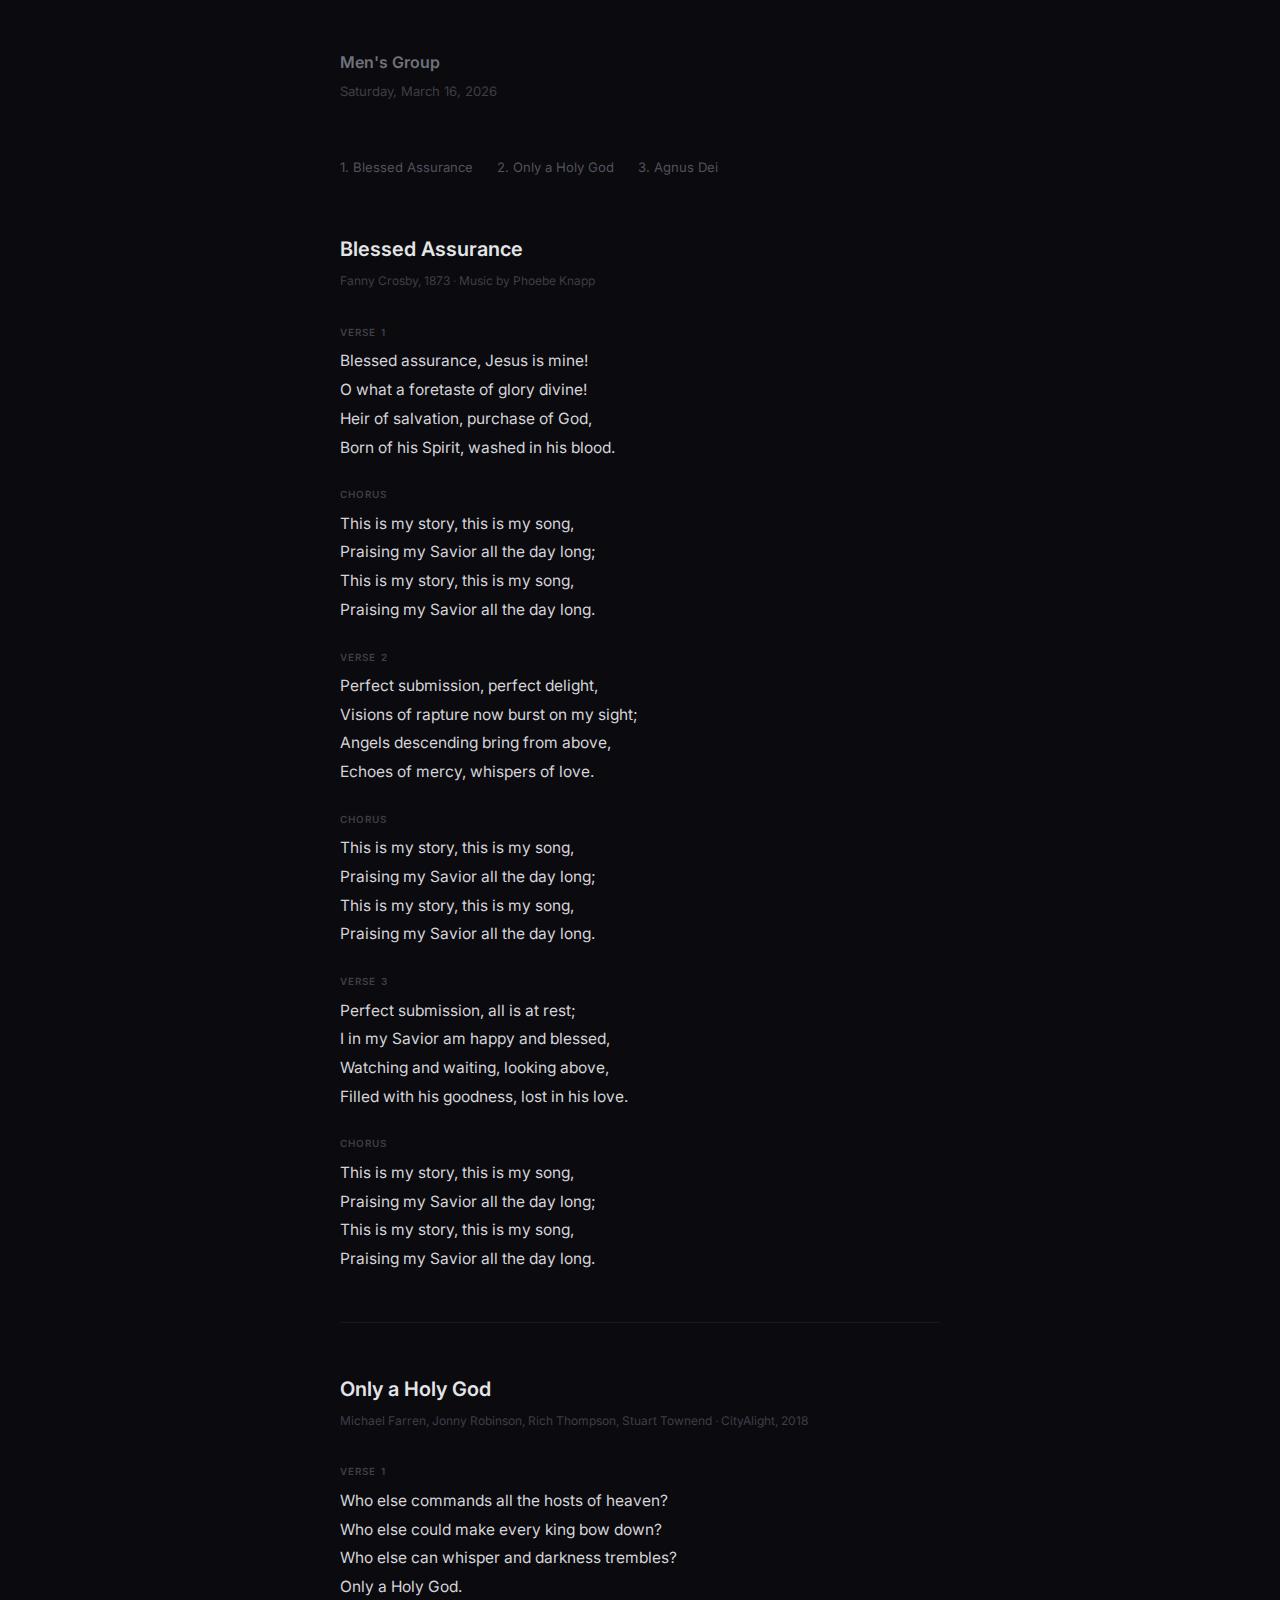
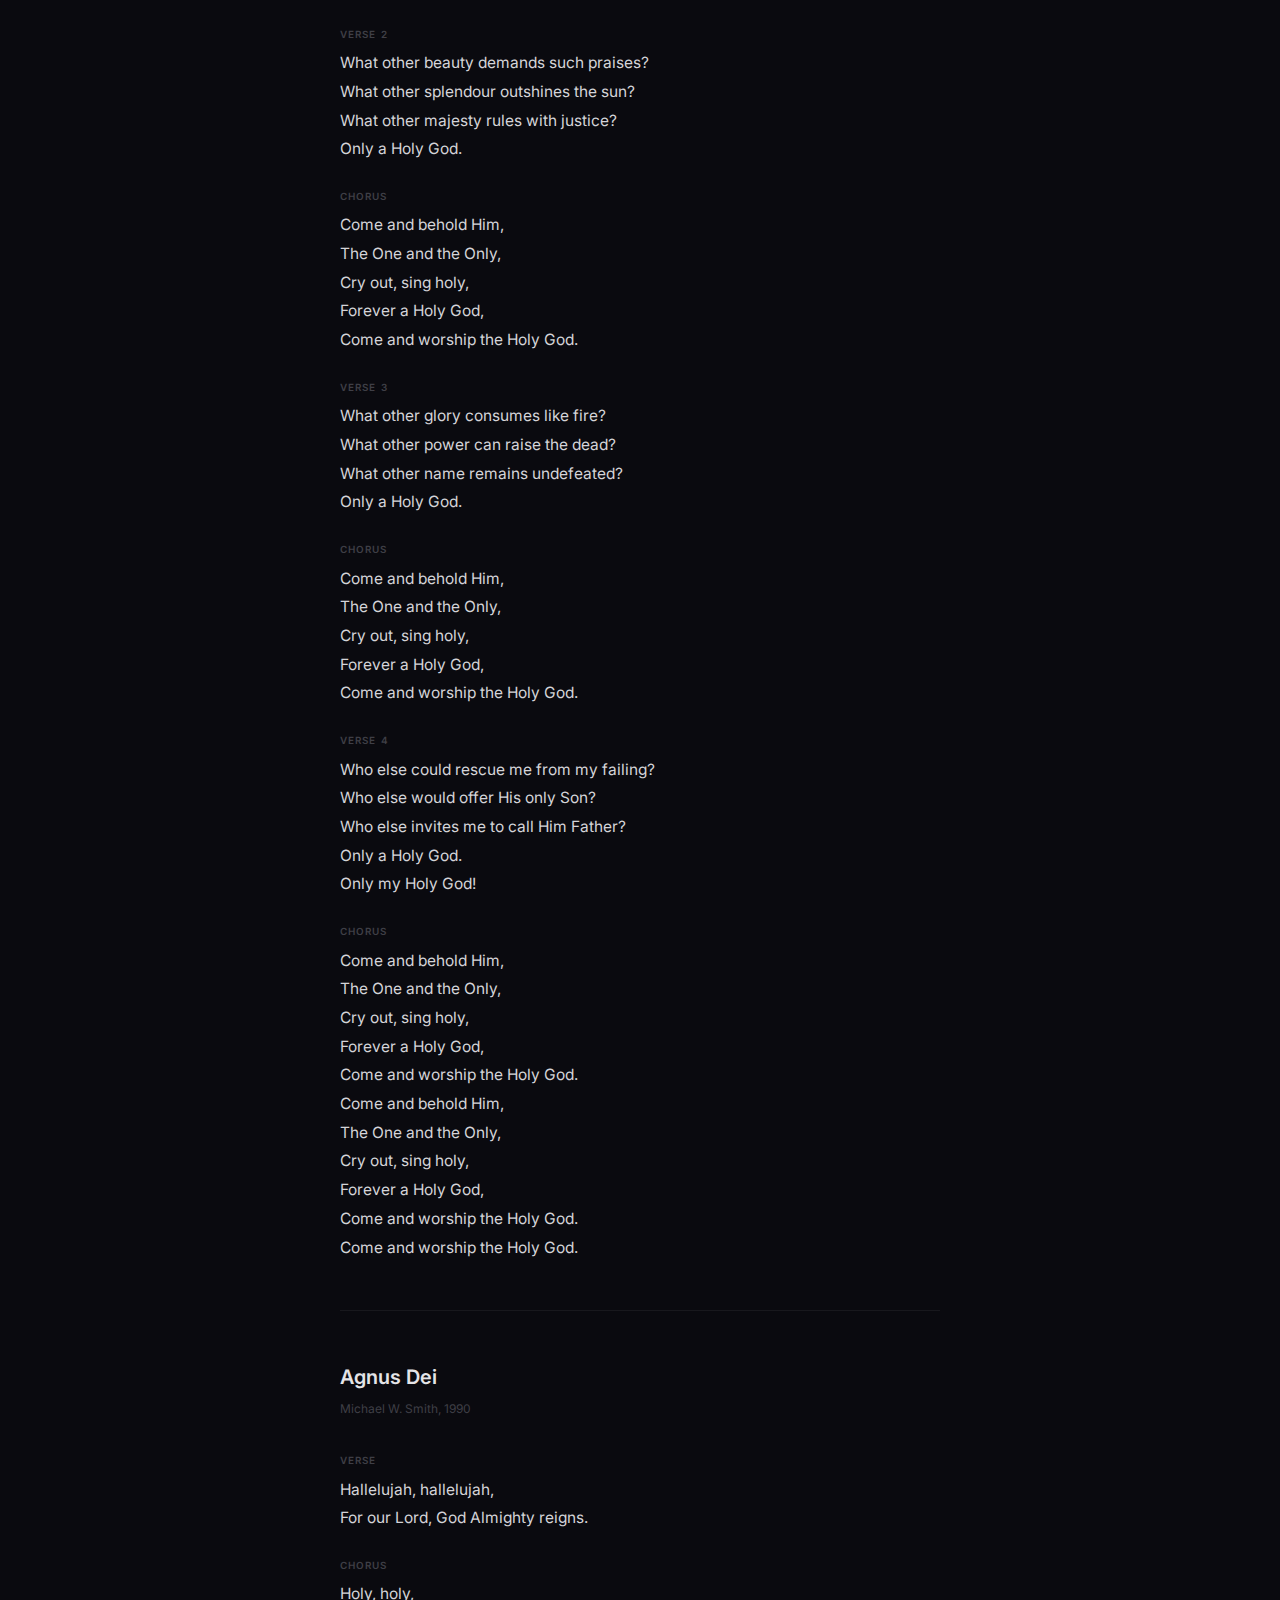
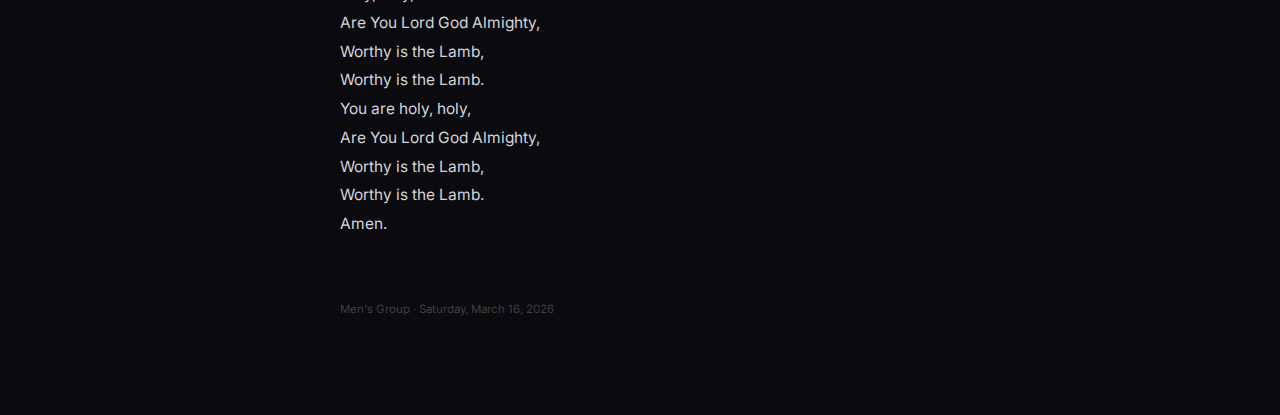
<file: 031626/index.html>
<!DOCTYPE html>
<html lang="en">
<head>
    <meta charset="UTF-8">
    <meta name="viewport" content="width=device-width, initial-scale=1.0">
    <title>Men's Group - March 16, 2026</title>
    <link href="https://fonts.googleapis.com/css2?family=Inter:wght@400;600&display=swap" rel="stylesheet">
    <style>
        * { margin: 0; padding: 0; box-sizing: border-box; }

        body {
            font-family: 'Inter', sans-serif;
            background: #0a0a0f;
            color: #d4d4d8;
            line-height: 1.8;
            padding: 48px 24px 96px;
        }

        .page {
            max-width: 600px;
            margin: 0 auto;
        }

        /* ── Page Header ── */
        .page-header {
            margin-bottom: 52px;
        }

        .page-title {
            font-size: 1rem;
            font-weight: 600;
            color: #71717a;
            margin-bottom: 0.2rem;
        }

        .page-date {
            font-size: 0.82rem;
            color: #3f3f46;
        }

        /* ── Song Jump Nav ── */
        .song-nav {
            display: flex;
            gap: 1.5rem;
            flex-wrap: wrap;
            margin-bottom: 52px;
        }

        .song-nav a {
            font-size: 0.82rem;
            color: #52525b;
            text-decoration: none;
        }

        .song-nav a:hover { color: #a1a1aa; }

        /* ── Divider ── */
        .divider {
            height: 1px;
            background: rgba(255,255,255,0.06);
            margin: 48px 0;
        }

        /* ── Song Block ── */
        .song-block {
            scroll-margin-top: 40px;
        }

        .song-title {
            font-size: 1.25rem;
            font-weight: 600;
            color: #e4e4e7;
            margin-bottom: 0.2rem;
        }

        .song-attribution {
            font-size: 0.75rem;
            color: #3f3f46;
            margin-bottom: 2rem;
        }

        /* ── Stanza ── */
        .stanza {
            margin-bottom: 1.5rem;
        }

        .stanza-label {
            font-size: 0.62rem;
            font-weight: 600;
            letter-spacing: 0.11em;
            text-transform: uppercase;
            color: #3f3f46;
            margin-bottom: 0.35rem;
        }

        .stanza-lines {
            font-size: 0.97rem;
            line-height: 1.85;
            color: #d4d4d8;
        }

        /* ── Footer ── */
        .page-footer {
            margin-top: 60px;
            font-size: 0.72rem;
            color: #3f3f46;
        }
    </style>
</head>
<body>
<div class="page">

    <!-- Page Header -->
    <div class="page-header">
        <div class="page-title">Men's Group</div>
        <div class="page-date">Saturday, March 16, 2026</div>
    </div>

    <!-- Song Navigation -->
    <nav class="song-nav">
        <a href="#song-1">1. Blessed Assurance</a>
        <a href="#song-2">2. Only a Holy God</a>
        <a href="#song-3">3. Agnus Dei</a>
    </nav>

    <!-- ══════════════════════════════════════════════ -->
    <!-- Song 1: Blessed Assurance                      -->
    <!-- ══════════════════════════════════════════════ -->
    <div class="song-block" id="song-1">
        <h2 class="song-title">Blessed Assurance</h2>
        <p class="song-attribution">Fanny Crosby, 1873 &middot; Music by Phoebe Knapp</p>

        <div class="stanza">
            <div class="stanza-label">Verse 1</div>
            <div class="stanza-lines">
                Blessed assurance, Jesus is mine!<br>
                O what a foretaste of glory divine!<br>
                Heir of salvation, purchase of God,<br>
                Born of his Spirit, washed in his blood.
            </div>
        </div>

        <div class="stanza">
            <div class="stanza-label">Chorus</div>
            <div class="stanza-lines">
                This is my story, this is my song,<br>
                Praising my Savior all the day long;<br>
                This is my story, this is my song,<br>
                Praising my Savior all the day long.
            </div>
        </div>

        <div class="stanza">
            <div class="stanza-label">Verse 2</div>
            <div class="stanza-lines">
                Perfect submission, perfect delight,<br>
                Visions of rapture now burst on my sight;<br>
                Angels descending bring from above,<br>
                Echoes of mercy, whispers of love.
            </div>
        </div>

        <div class="stanza">
            <div class="stanza-label">Chorus</div>
            <div class="stanza-lines">
                This is my story, this is my song,<br>
                Praising my Savior all the day long;<br>
                This is my story, this is my song,<br>
                Praising my Savior all the day long.
            </div>
        </div>

        <div class="stanza">
            <div class="stanza-label">Verse 3</div>
            <div class="stanza-lines">
                Perfect submission, all is at rest;<br>
                I in my Savior am happy and blessed,<br>
                Watching and waiting, looking above,<br>
                Filled with his goodness, lost in his love.
            </div>
        </div>

        <div class="stanza">
            <div class="stanza-label">Chorus</div>
            <div class="stanza-lines">
                This is my story, this is my song,<br>
                Praising my Savior all the day long;<br>
                This is my story, this is my song,<br>
                Praising my Savior all the day long.
            </div>
        </div>
    </div>

    <div class="divider"></div>

    <!-- ══════════════════════════════════════════════ -->
    <!-- Song 2: Only a Holy God                        -->
    <!-- ══════════════════════════════════════════════ -->
    <div class="song-block" id="song-2">
        <h2 class="song-title">Only a Holy God</h2>
        <p class="song-attribution">Michael Farren, Jonny Robinson, Rich Thompson, Stuart Townend &middot; CityAlight, 2018</p>

        <div class="stanza">
            <div class="stanza-label">Verse 1</div>
            <div class="stanza-lines">
                Who else commands all the hosts of heaven?<br>
                Who else could make every king bow down?<br>
                Who else can whisper and darkness trembles?<br>
                Only a Holy God.
            </div>
        </div>

        <div class="stanza">
            <div class="stanza-label">Verse 2</div>
            <div class="stanza-lines">
                What other beauty demands such praises?<br>
                What other splendour outshines the sun?<br>
                What other majesty rules with justice?<br>
                Only a Holy God.
            </div>
        </div>

        <div class="stanza">
            <div class="stanza-label">Chorus</div>
            <div class="stanza-lines">
                Come and behold Him,<br>
                The One and the Only,<br>
                Cry out, sing holy,<br>
                Forever a Holy God,<br>
                Come and worship the Holy God.
            </div>
        </div>

        <div class="stanza">
            <div class="stanza-label">Verse 3</div>
            <div class="stanza-lines">
                What other glory consumes like fire?<br>
                What other power can raise the dead?<br>
                What other name remains undefeated?<br>
                Only a Holy God.
            </div>
        </div>

        <div class="stanza">
            <div class="stanza-label">Chorus</div>
            <div class="stanza-lines">
                Come and behold Him,<br>
                The One and the Only,<br>
                Cry out, sing holy,<br>
                Forever a Holy God,<br>
                Come and worship the Holy God.
            </div>
        </div>

        <div class="stanza">
            <div class="stanza-label">Verse 4</div>
            <div class="stanza-lines">
                Who else could rescue me from my failing?<br>
                Who else would offer His only Son?<br>
                Who else invites me to call Him Father?<br>
                Only a Holy God.<br>
                Only my Holy God!
            </div>
        </div>

        <div class="stanza">
            <div class="stanza-label">Chorus</div>
            <div class="stanza-lines">
                Come and behold Him,<br>
                The One and the Only,<br>
                Cry out, sing holy,<br>
                Forever a Holy God,<br>
                Come and worship the Holy God.<br>
                Come and behold Him,<br>
                The One and the Only,<br>
                Cry out, sing holy,<br>
                Forever a Holy God,<br>
                Come and worship the Holy God.<br>
                Come and worship the Holy God.
            </div>
        </div>
    </div>

    <div class="divider"></div>

    <!-- ══════════════════════════════════════════════ -->
    <!-- Song 3: Agnus Dei                              -->
    <!-- ══════════════════════════════════════════════ -->
    <div class="song-block" id="song-3">
        <h2 class="song-title">Agnus Dei</h2>
        <p class="song-attribution">Michael W. Smith, 1990</p>

        <div class="stanza">
            <div class="stanza-label">Verse</div>
            <div class="stanza-lines">
                Hallelujah, hallelujah,<br>
                For our Lord, God Almighty reigns.
            </div>
        </div>

        <div class="stanza">
            <div class="stanza-label">Chorus</div>
            <div class="stanza-lines">
                Holy, holy,<br>
                Are You Lord God Almighty,<br>
                Worthy is the Lamb,<br>
                Worthy is the Lamb.<br>
                You are holy, holy,<br>
                Are You Lord God Almighty,<br>
                Worthy is the Lamb,<br>
                Worthy is the Lamb.<br>
                Amen.
            </div>
        </div>
    </div>

    <div class="page-footer">
        Men's Group &middot; Saturday, March 16, 2026
    </div>

</div>
</body>
</html>
</file>
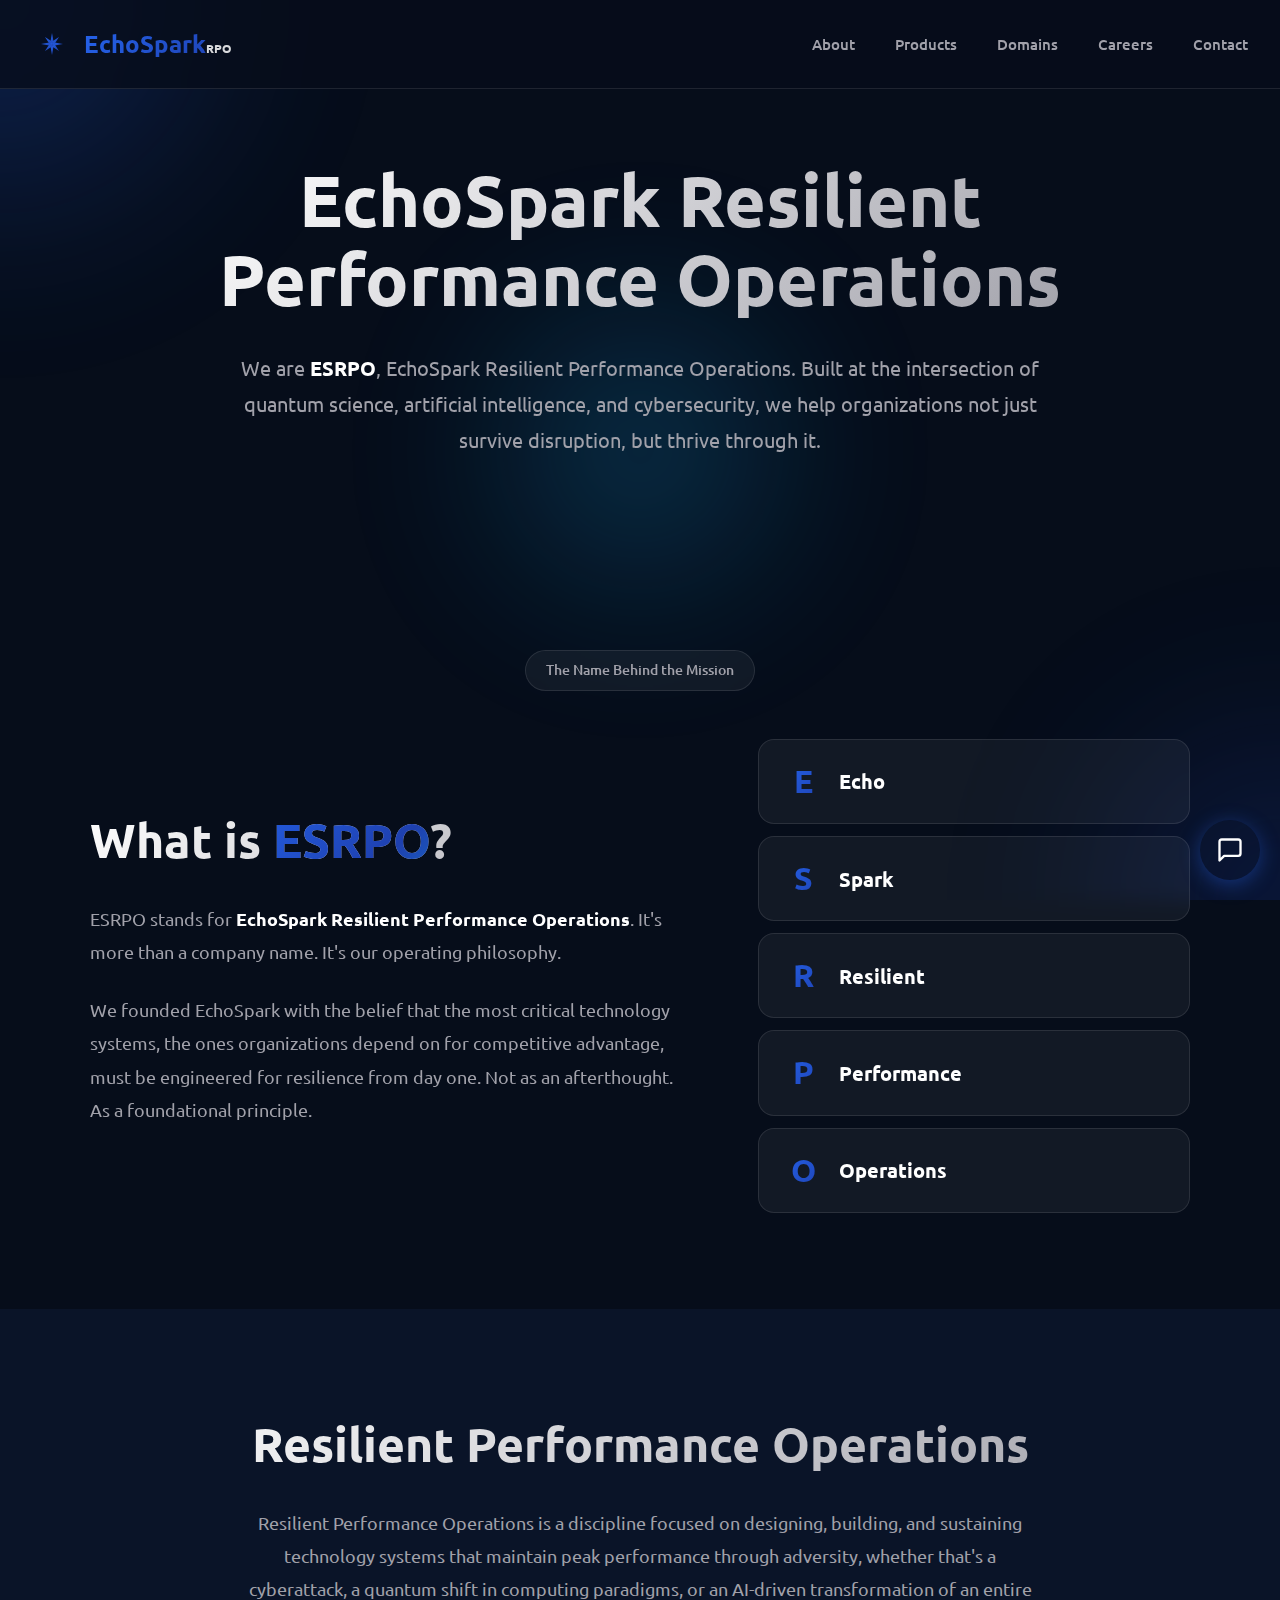
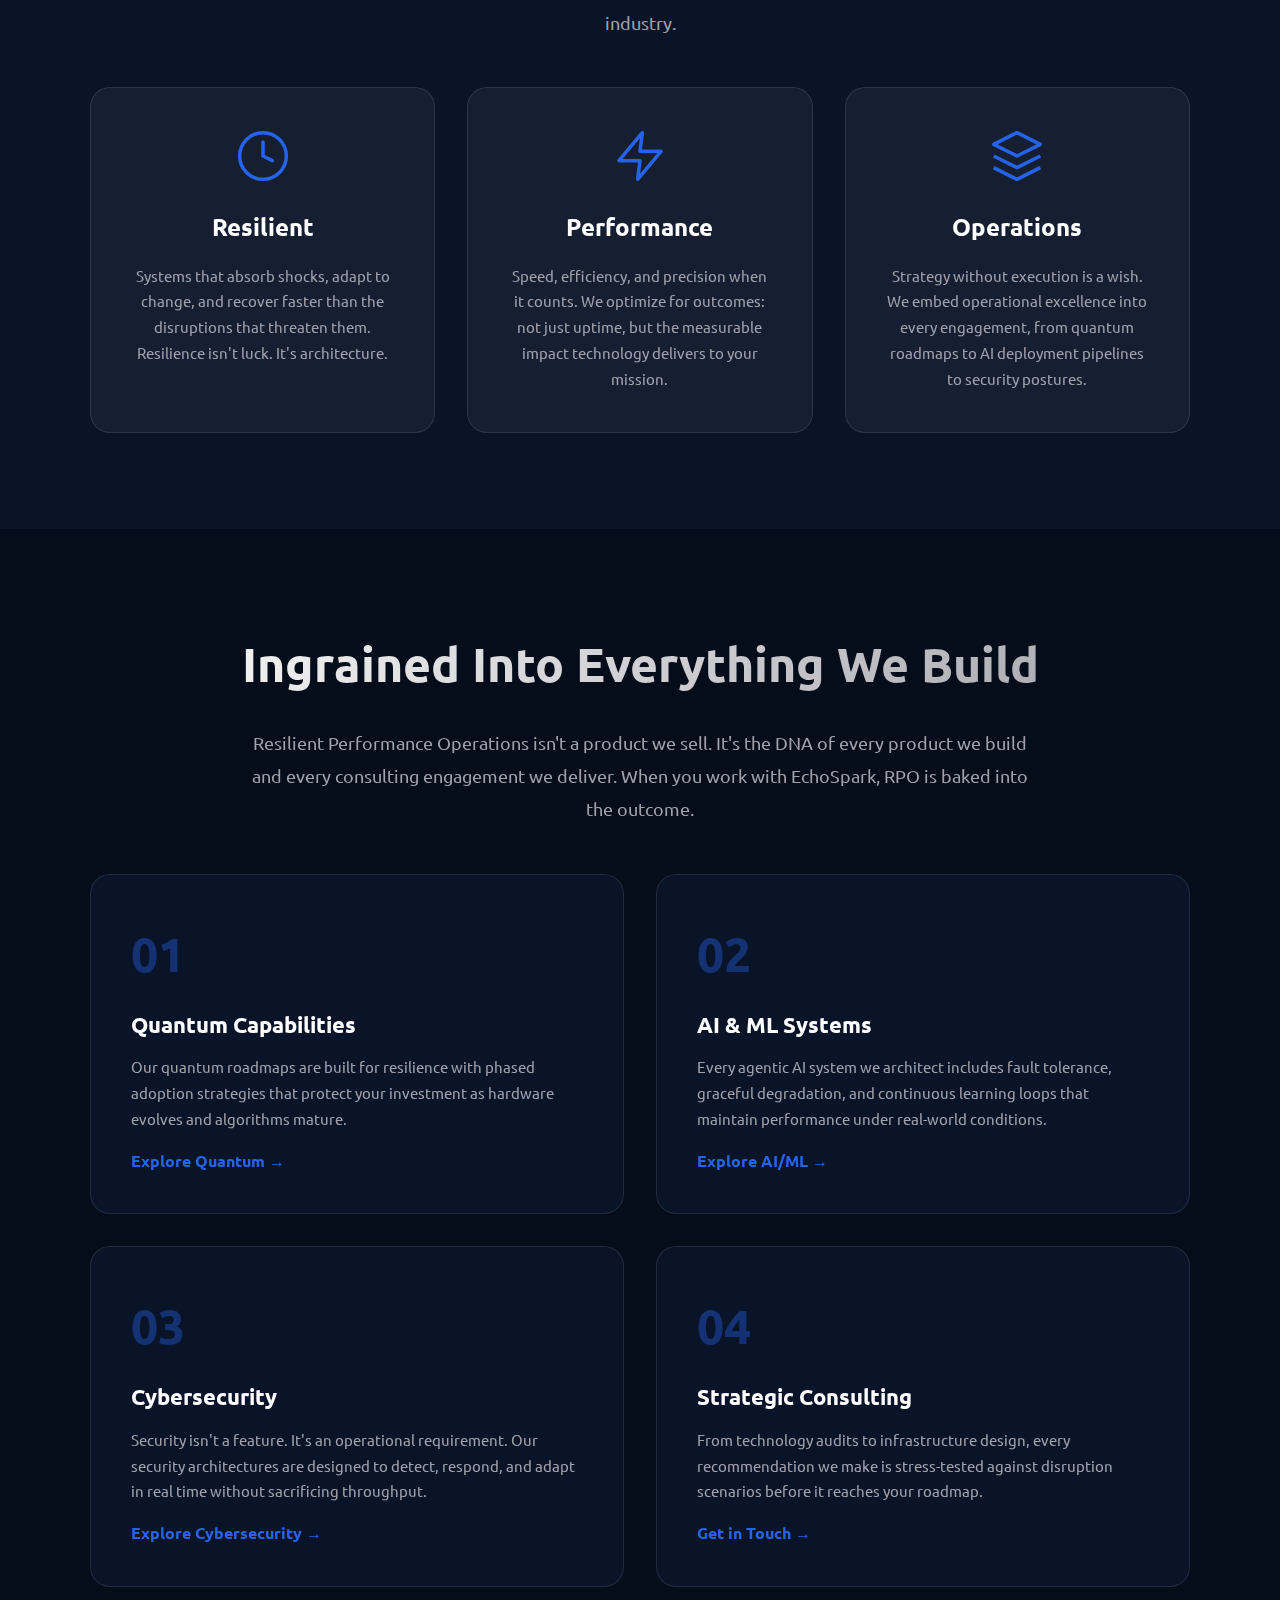
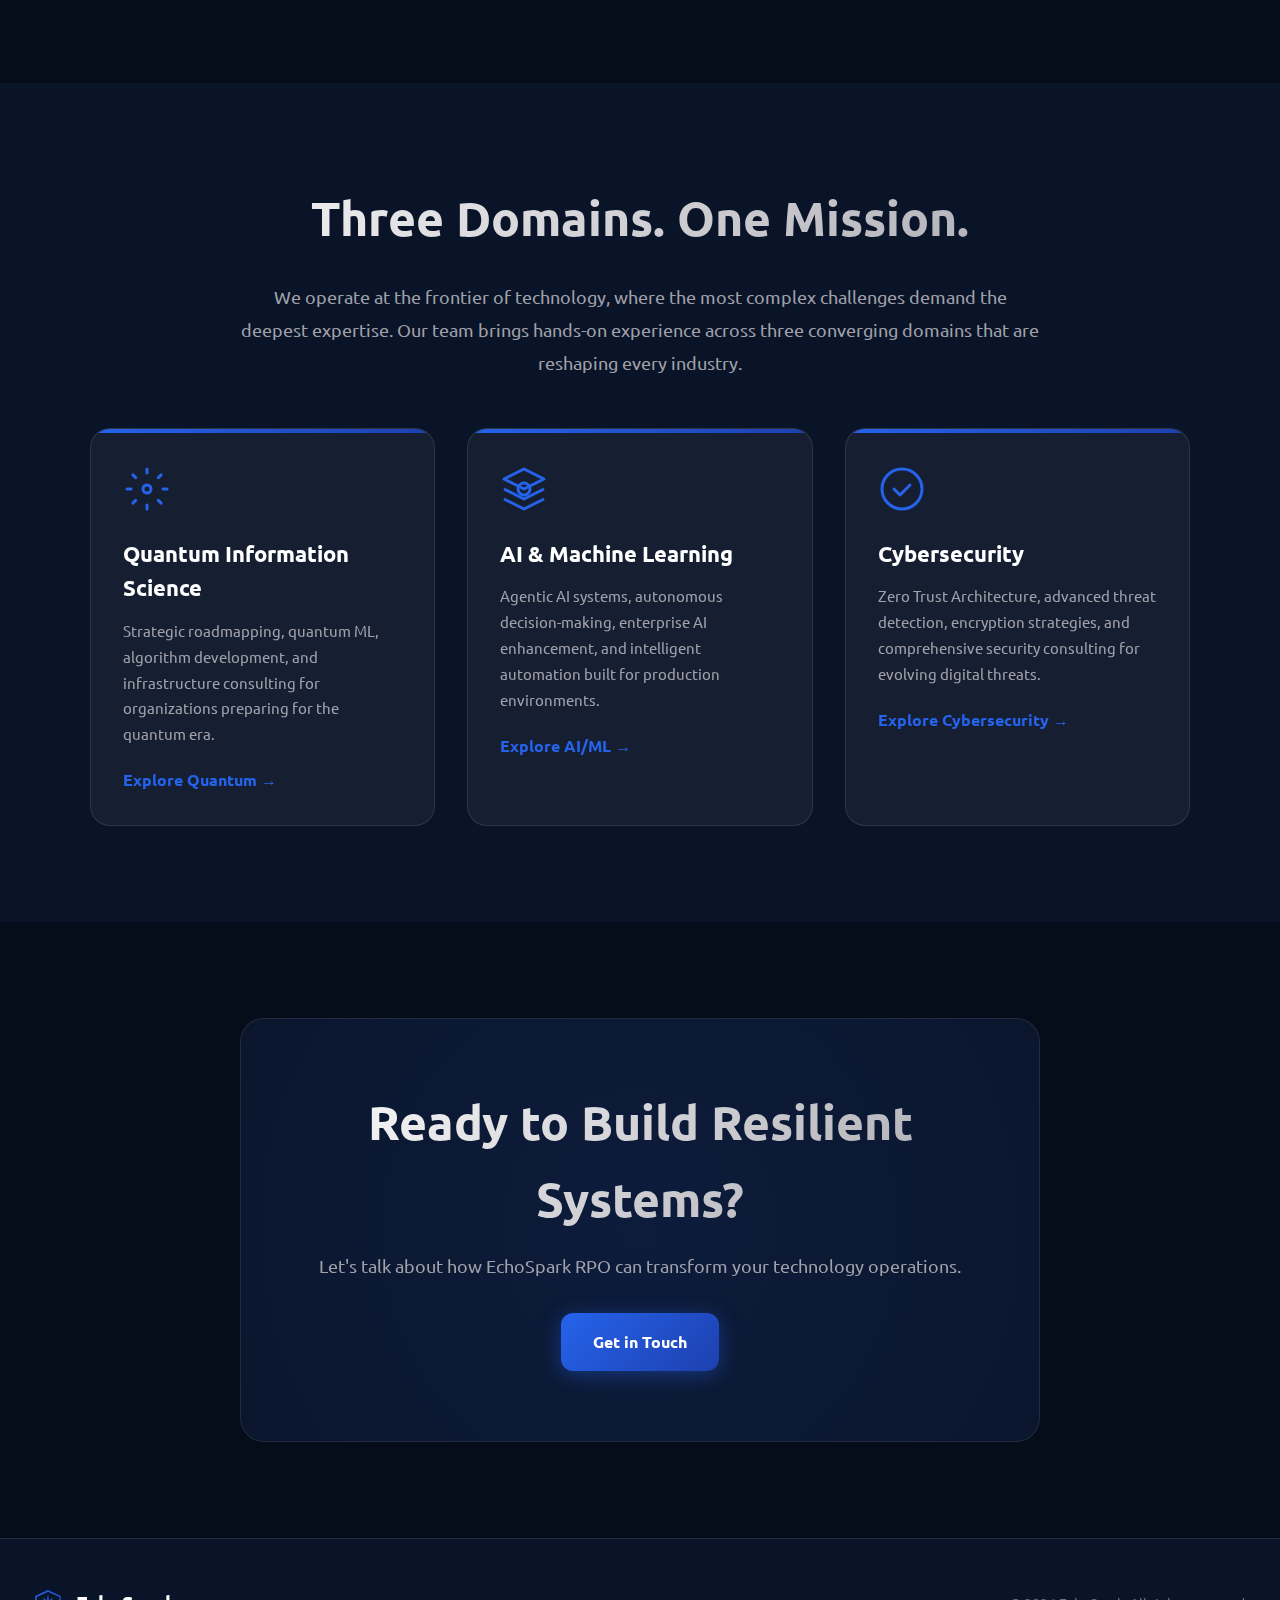
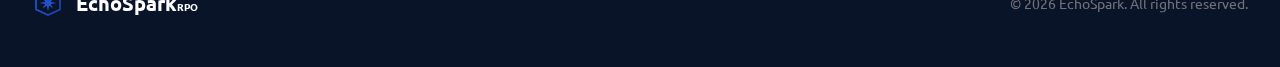
<file: about/index.html>
<!DOCTYPE html>
<html lang="en">
<head>
    <meta charset="UTF-8">
    <meta name="viewport" content="width=device-width, initial-scale=1.0">
    <title>About - EchoSpark Resilient Performance Operations</title>
    <link rel="icon" type="image/svg+xml" href="/icons/favicon.svg">
    <link rel="icon" type="image/png" href="/favicon.png">
    <link href="https://fonts.googleapis.com/css2?family=Ubuntu:wght@300;400;500;700&display=swap" rel="stylesheet">
    <link rel="stylesheet" href="/styles.css">
</head>
<!-- Google tag (gtag.js) -->
<script async src="https://www.googletagmanager.com/gtag/js?id=G-BP724NMT95"></script>
<script>
  window.dataLayer = window.dataLayer || [];
  function gtag(){dataLayer.push(arguments);}
  gtag('js', new Date());
  gtag('config', 'G-BP724NMT95');
</script>
<body>
    <!-- Animated Background -->
    <div class="animated-bg">
        <div class="gradient-orb orb-1"></div>
        <div class="gradient-orb orb-2"></div>
        <div class="gradient-orb orb-3"></div>
    </div>

    <!-- Navigation -->
    <header class="header">
        <nav class="nav-container">
            <a href="/" class="logo-container">
                <svg class="logo-icon" viewBox="0 0 40 40" fill="none" xmlns="http://www.w3.org/2000/svg">
                    <path d="M20 5L35 12V28L20 35L5 28V12L20 5Z" stroke="url(#logoGradient)" stroke-width="2" fill="none" class="logo-path"/>
                    <path d="M20 9L22 20L18 20Z" fill="url(#logoGradient)" class="logo-center"/>
                    <path d="M20 31L22 20L18 20Z" fill="url(#logoGradient)" class="logo-center"/>
                    <path d="M31 20L20 18L20 22Z" fill="url(#logoGradient)" class="logo-center"/>
                    <path d="M9 20L20 18L20 22Z" fill="url(#logoGradient)" class="logo-center"/>
                    <path d="M27 13L21.5 21.5L18.5 18.5Z" fill="url(#logoGradient)" class="logo-center"/>
                    <path d="M27 27L21.5 18.5L18.5 21.5Z" fill="url(#logoGradient)" class="logo-center"/>
                    <path d="M13 27L18.5 18.5L21.5 21.5Z" fill="url(#logoGradient)" class="logo-center"/>
                    <path d="M13 13L18.5 21.5L21.5 18.5Z" fill="url(#logoGradient)" class="logo-center"/>
                    <circle cx="20" cy="20" r="1.5" fill="url(#logoGradient)" class="logo-center"/>
                    <defs>
                        <linearGradient id="logoGradient" x1="0%" y1="0%" x2="100%" y2="100%">
                            <stop offset="0%" style="stop-color:#2563eb;stop-opacity:1" />
                            <stop offset="100%" style="stop-color:#1e40af;stop-opacity:1" />
                        </linearGradient>
                    </defs>
                </svg>
                <span class="logo-text">EchoSpark<span class="logo-sub">RPO</span></span>
            </a>
            <ul class="nav-links">
                <li><a href="/about" class="nav-link">About</a></li>
                <li><a href="/products" class="nav-link">Products</a></li>
                <li><a href="/#domains" class="nav-link">Domains</a></li>
                <li><a href="/careers" class="nav-link">Careers</a></li>
                <li><a href="/#contact" class="nav-link">Contact</a></li>
            </ul>
            <button class="menu-toggle" aria-label="Toggle Navigation">
                <span></span>
                <span></span>
                <span></span>
            </button>
        </nav>
    </header>

    <!-- About Hero -->
    <section class="service-hero">
        <div class="section-container">
            <div class="service-hero-content">
                <h1 class="service-title">EchoSpark Resilient Performance Operations</h1>
                <p class="service-description">
                    We are <strong style="color: var(--text-primary);">ESRPO</strong>, EchoSpark Resilient Performance Operations. 
                    Built at the intersection of quantum science, artificial intelligence, and cybersecurity, 
                    we help organizations not just survive disruption, but thrive through it.
                </p>
            </div>
        </div>
    </section>

    <!-- What is ESRPO Section -->
    <section class="about-section">
        <div class="section-container">
            <div class="about-block">
                <div class="about-block-label">
                    <span class="section-label">The Name Behind the Mission</span>
                </div>
                <div class="about-split">
                    <div class="about-split-content">
                        <h2 class="about-heading">What is <span class="gradient-text">ESRPO</span>?</h2>
                        <p class="about-text">
                            ESRPO stands for <strong>EchoSpark Resilient Performance Operations</strong>. It's more than a company name. It's our operating philosophy. 
                        </p>
                        <p class="about-text">
                            We founded EchoSpark with the belief that the most critical technology systems, the ones organizations depend on for 
                            competitive advantage, must be engineered for resilience from day one. Not as an afterthought. 
                            As a foundational principle.
                        </p>
                    </div>
                    <div class="about-split-visual">
                        <div class="about-acronym-stack">
                            <div class="acronym-item"><span class="acronym-letter">E</span><span class="acronym-word">Echo</span></div>
                            <div class="acronym-item"><span class="acronym-letter">S</span><span class="acronym-word">Spark</span></div>
                            <div class="acronym-item"><span class="acronym-letter">R</span><span class="acronym-word">Resilient</span></div>
                            <div class="acronym-item"><span class="acronym-letter">P</span><span class="acronym-word">Performance</span></div>
                            <div class="acronym-item"><span class="acronym-letter">O</span><span class="acronym-word">Operations</span></div>
                        </div>
                    </div>
                </div>
            </div>
        </div>
    </section>

    <!-- Resilient Performance Operations Definition -->
    <section class="about-section about-section-alt">
        <div class="section-container">
            <div class="about-block">
                <h2 class="about-heading" style="text-align:center;">Resilient Performance Operations</h2>
                <p class="about-text" style="text-align:center; max-width:800px; margin: 0 auto 3rem;">
                    Resilient Performance Operations is a discipline focused on designing, building, and sustaining technology systems 
                    that maintain peak performance through adversity, whether that's a cyberattack, a quantum shift in computing paradigms, 
                    or an AI-driven transformation of an entire industry.
                </p>
                <div class="rpo-pillars">
                    <div class="rpo-pillar">
                        <div class="rpo-pillar-icon">
                            <svg viewBox="0 0 24 24" fill="none" xmlns="http://www.w3.org/2000/svg">
                                <path d="M12 22C17.5228 22 22 17.5228 22 12C22 6.47715 17.5228 2 12 2C6.47715 2 2 6.47715 2 12C2 17.5228 6.47715 22 12 22Z" stroke="currentColor" stroke-width="1.5"/>
                                <path d="M12 6V12L16 14" stroke="currentColor" stroke-width="1.5" stroke-linecap="round"/>
                            </svg>
                        </div>
                        <h3>Resilient</h3>
                        <p>Systems that absorb shocks, adapt to change, and recover faster than the disruptions that threaten them. Resilience isn't luck. It's architecture.</p>
                    </div>
                    <div class="rpo-pillar">
                        <div class="rpo-pillar-icon">
                            <svg viewBox="0 0 24 24" fill="none" xmlns="http://www.w3.org/2000/svg">
                                <path d="M13 2L3 14H12L11 22L21 10H12L13 2Z" stroke="currentColor" stroke-width="1.5" stroke-linecap="round" stroke-linejoin="round"/>
                            </svg>
                        </div>
                        <h3>Performance</h3>
                        <p>Speed, efficiency, and precision when it counts. We optimize for outcomes: not just uptime, but the measurable impact technology delivers to your mission.</p>
                    </div>
                    <div class="rpo-pillar">
                        <div class="rpo-pillar-icon">
                            <svg viewBox="0 0 24 24" fill="none" xmlns="http://www.w3.org/2000/svg">
                                <path d="M12 2L2 7L12 12L22 7L12 2Z" stroke="currentColor" stroke-width="1.5" stroke-linejoin="round"/>
                                <path d="M2 17L12 22L22 17" stroke="currentColor" stroke-width="1.5" stroke-linejoin="round"/>
                                <path d="M2 12L12 17L22 12" stroke="currentColor" stroke-width="1.5" stroke-linejoin="round"/>
                            </svg>
                        </div>
                        <h3>Operations</h3>
                        <p>Strategy without execution is a wish. We embed operational excellence into every engagement, from quantum roadmaps to AI deployment pipelines to security postures.</p>
                    </div>
                </div>
            </div>
        </div>
    </section>

    <!-- RPO in Practice -->
    <section class="about-section">
        <div class="section-container">
            <div class="about-block">
                <h2 class="about-heading" style="text-align:center;">Ingrained Into Everything We Build</h2>
                <p class="about-text" style="text-align:center; max-width:800px; margin: 0 auto 3rem;">
                    Resilient Performance Operations isn't a product we sell. It's the DNA of every product we build and every consulting engagement we deliver. 
                    When you work with EchoSpark, RPO is baked into the outcome.
                </p>
                <div class="rpo-practice-grid">
                    <a href="/quantum" class="rpo-practice-item rpo-practice-link">
                        <div class="rpo-practice-number">01</div>
                        <h3>Quantum Capabilities</h3>
                        <p>Our quantum roadmaps are built for resilience with phased adoption strategies that protect your investment as hardware evolves and algorithms mature.</p>
                        <span class="card-link">Explore Quantum →</span>
                    </a>
                    <a href="/ai-ml" class="rpo-practice-item rpo-practice-link">
                        <div class="rpo-practice-number">02</div>
                        <h3>AI & ML Systems</h3>
                        <p>Every agentic AI system we architect includes fault tolerance, graceful degradation, and continuous learning loops that maintain performance under real-world conditions.</p>
                        <span class="card-link">Explore AI/ML →</span>
                    </a>
                    <a href="/cybersecurity" class="rpo-practice-item rpo-practice-link">
                        <div class="rpo-practice-number">03</div>
                        <h3>Cybersecurity</h3>
                        <p>Security isn't a feature. It's an operational requirement. Our security architectures are designed to detect, respond, and adapt in real time without sacrificing throughput.</p>
                        <span class="card-link">Explore Cybersecurity →</span>
                    </a>
                    <a href="/#contact" class="rpo-practice-item rpo-practice-link">
                        <div class="rpo-practice-number">04</div>
                        <h3>Strategic Consulting</h3>
                        <p>From technology audits to infrastructure design, every recommendation we make is stress-tested against disruption scenarios before it reaches your roadmap.</p>
                        <span class="card-link">Get in Touch →</span>
                    </a>
                </div>
            </div>
        </div>
    </section>

    <!-- Industry Expertise -->
    <section class="about-section about-section-alt">
        <div class="section-container">
            <div class="about-block">
                <h2 class="about-heading" style="text-align:center;">Three Domains. One Mission.</h2>
                <p class="about-text" style="text-align:center; max-width:800px; margin: 0 auto 3rem;">
                    We operate at the frontier of technology, where the most complex challenges demand the deepest expertise. 
                    Our team brings hands-on experience across three converging domains that are reshaping every industry.
                </p>
                <div class="expertise-cards">
                    <a href="/quantum" class="expertise-card">
                        <div class="expertise-card-accent"></div>
                        <div class="expertise-card-content">
                            <div class="expertise-icon">
                                <svg viewBox="0 0 24 24" fill="none" xmlns="http://www.w3.org/2000/svg">
                                    <circle cx="12" cy="12" r="2" stroke="currentColor" stroke-width="1.5"/>
                                    <path d="M12 4V2M12 22V20M4 12H2M22 12H20M19.07 19.07L17.66 17.66M6.34 6.34L4.93 4.93M19.07 4.93L17.66 6.34M6.34 17.66L4.93 19.07" stroke="currentColor" stroke-width="1.5" stroke-linecap="round"/>
                                </svg>
                            </div>
                            <h3>Quantum Information Science</h3>
                            <p>Strategic roadmapping, quantum ML, algorithm development, and infrastructure consulting for organizations preparing for the quantum era.</p>
                            <span class="card-link">Explore Quantum →</span>
                        </div>
                    </a>
                    <a href="/ai-ml" class="expertise-card">
                        <div class="expertise-card-accent"></div>
                        <div class="expertise-card-content">
                            <div class="expertise-icon">
                                <svg viewBox="0 0 24 24" fill="none" xmlns="http://www.w3.org/2000/svg">
                                    <path d="M12 2L2 7L12 12L22 7L12 2Z" stroke="currentColor" stroke-width="1.5" stroke-linejoin="round"/>
                                    <path d="M2 17L12 22L22 17" stroke="currentColor" stroke-width="1.5" stroke-linejoin="round"/>
                                    <path d="M2 12L12 17L22 12" stroke="currentColor" stroke-width="1.5" stroke-linejoin="round"/>
                                    <circle cx="12" cy="12" r="3" stroke="currentColor" stroke-width="1.5"/>
                                </svg>
                            </div>
                            <h3>AI & Machine Learning</h3>
                            <p>Agentic AI systems, autonomous decision-making, enterprise AI enhancement, and intelligent automation built for production environments.</p>
                            <span class="card-link">Explore AI/ML →</span>
                        </div>
                    </a>
                    <a href="/cybersecurity" class="expertise-card">
                        <div class="expertise-card-accent"></div>
                        <div class="expertise-card-content">
                            <div class="expertise-icon">
                                <svg viewBox="0 0 24 24" fill="none" xmlns="http://www.w3.org/2000/svg">
                                    <path d="M12 22C17.5228 22 22 17.5228 22 12C22 6.47715 17.5228 2 12 2C6.47715 2 2 6.47715 2 12C2 17.5228 6.47715 22 12 22Z" stroke="currentColor" stroke-width="1.5"/>
                                    <path d="M8 12L11 15L16 10" stroke="currentColor" stroke-width="1.5" stroke-linecap="round" stroke-linejoin="round"/>
                                </svg>
                            </div>
                            <h3>Cybersecurity</h3>
                            <p>Zero Trust Architecture, advanced threat detection, encryption strategies, and comprehensive security consulting for evolving digital threats.</p>
                            <span class="card-link">Explore Cybersecurity →</span>
                        </div>
                    </a>
                </div>
            </div>
        </div>
    </section>

    <!-- CTA Section -->
    <section class="cta-section">
        <div class="section-container">
            <div class="cta-content">
                <h2>Ready to Build Resilient Systems?</h2>
                <p>Let's talk about how EchoSpark RPO can transform your technology operations.</p>
                <a href="/#contact" class="btn btn-primary">Get in Touch</a>
            </div>
        </div>
    </section>

    <!-- Footer -->
    <footer class="footer">
        <div class="footer-content">
            <div class="footer-logo">
                <svg class="logo-icon" viewBox="0 0 40 40" fill="none" xmlns="http://www.w3.org/2000/svg">
                    <path d="M20 5L35 12V28L20 35L5 28V12L20 5Z" stroke="url(#footerLogoGradient)" stroke-width="2" fill="none"/>
                    <path d="M20 9L22 20L18 20Z" fill="url(#footerLogoGradient)"/>
                    <path d="M20 31L22 20L18 20Z" fill="url(#footerLogoGradient)"/>
                    <path d="M31 20L20 18L20 22Z" fill="url(#footerLogoGradient)"/>
                    <path d="M9 20L20 18L20 22Z" fill="url(#footerLogoGradient)"/>
                    <path d="M27 13L21.5 21.5L18.5 18.5Z" fill="url(#footerLogoGradient)"/>
                    <path d="M27 27L21.5 18.5L18.5 21.5Z" fill="url(#footerLogoGradient)"/>
                    <path d="M13 27L18.5 18.5L21.5 21.5Z" fill="url(#footerLogoGradient)"/>
                    <path d="M13 13L18.5 21.5L21.5 18.5Z" fill="url(#footerLogoGradient)"/>
                    <circle cx="20" cy="20" r="1.5" fill="url(#footerLogoGradient)"/>
                    <defs>
                        <linearGradient id="footerLogoGradient" x1="0%" y1="0%" x2="100%" y2="100%">
                            <stop offset="0%" style="stop-color:#2563eb;stop-opacity:1" />
                            <stop offset="100%" style="stop-color:#1e40af;stop-opacity:1" />
                        </linearGradient>
                    </defs>
                </svg>
                <span>EchoSpark<span class="logo-sub">RPO</span></span>
            </div>
            <p class="footer-text">© <span id="current-year">2026</span> EchoSpark. All rights reserved.</p>
        </div>
    </footer>

    <!-- Live Chat Widget -->
    <div class="chat-widget">
        <div class="chat-button" id="chatButton" aria-label="Open Chat">
            <svg viewBox="0 0 24 24" fill="none" xmlns="http://www.w3.org/2000/svg">
                <path d="M21 15a2 2 0 0 1-2 2H7l-4 4V5a2 2 0 0 1 2-2h14a2 2 0 0 1 2 2z" stroke="currentColor" stroke-width="2" stroke-linecap="round" stroke-linejoin="round"/>
            </svg>
        </div>
        <div class="chat-window" id="chatWindow">
            <div class="chat-header">
                <div class="chat-header-content">
                    <div class="chat-header-icon">
                        <svg viewBox="0 0 24 24" fill="none" xmlns="http://www.w3.org/2000/svg">
                            <path d="M21 15a2 2 0 0 1-2 2H7l-4 4V5a2 2 0 0 1 2-2h14a2 2 0 0 1 2 2z" stroke="currentColor" stroke-width="2" stroke-linecap="round" stroke-linejoin="round"/>
                        </svg>
                    </div>
                    <div class="chat-header-text">
                        <h3>EchoSpark Support</h3>
                        <p>We're here to help</p>
                    </div>
                </div>
                <button class="chat-close" id="chatClose" aria-label="Close Chat">×</button>
            </div>
            <div class="chat-messages" id="chatMessages">
                <div class="chat-message bot-message">
                    <div class="message-content">
                        <p>Hello! I'm here to help answer questions about EchoSpark's services. How can I assist you today?</p>
                    </div>
                </div>
            </div>
            <div class="chat-input-container">
                <input type="text" id="chatInput" class="chat-input" placeholder="Type your message..." autocomplete="off">
                <button class="chat-send" id="chatSend" aria-label="Send Message">
                    <svg viewBox="0 0 24 24" fill="none" xmlns="http://www.w3.org/2000/svg">
                        <path d="M22 2L11 13M22 2l-7 20-4-9-9-4 20-7z" stroke="currentColor" stroke-width="2" stroke-linecap="round" stroke-linejoin="round"/>
                    </svg>
                </button>
            </div>
        </div>
    </div>

    <script src="/script.js"></script>
</body>
</html>
</file>
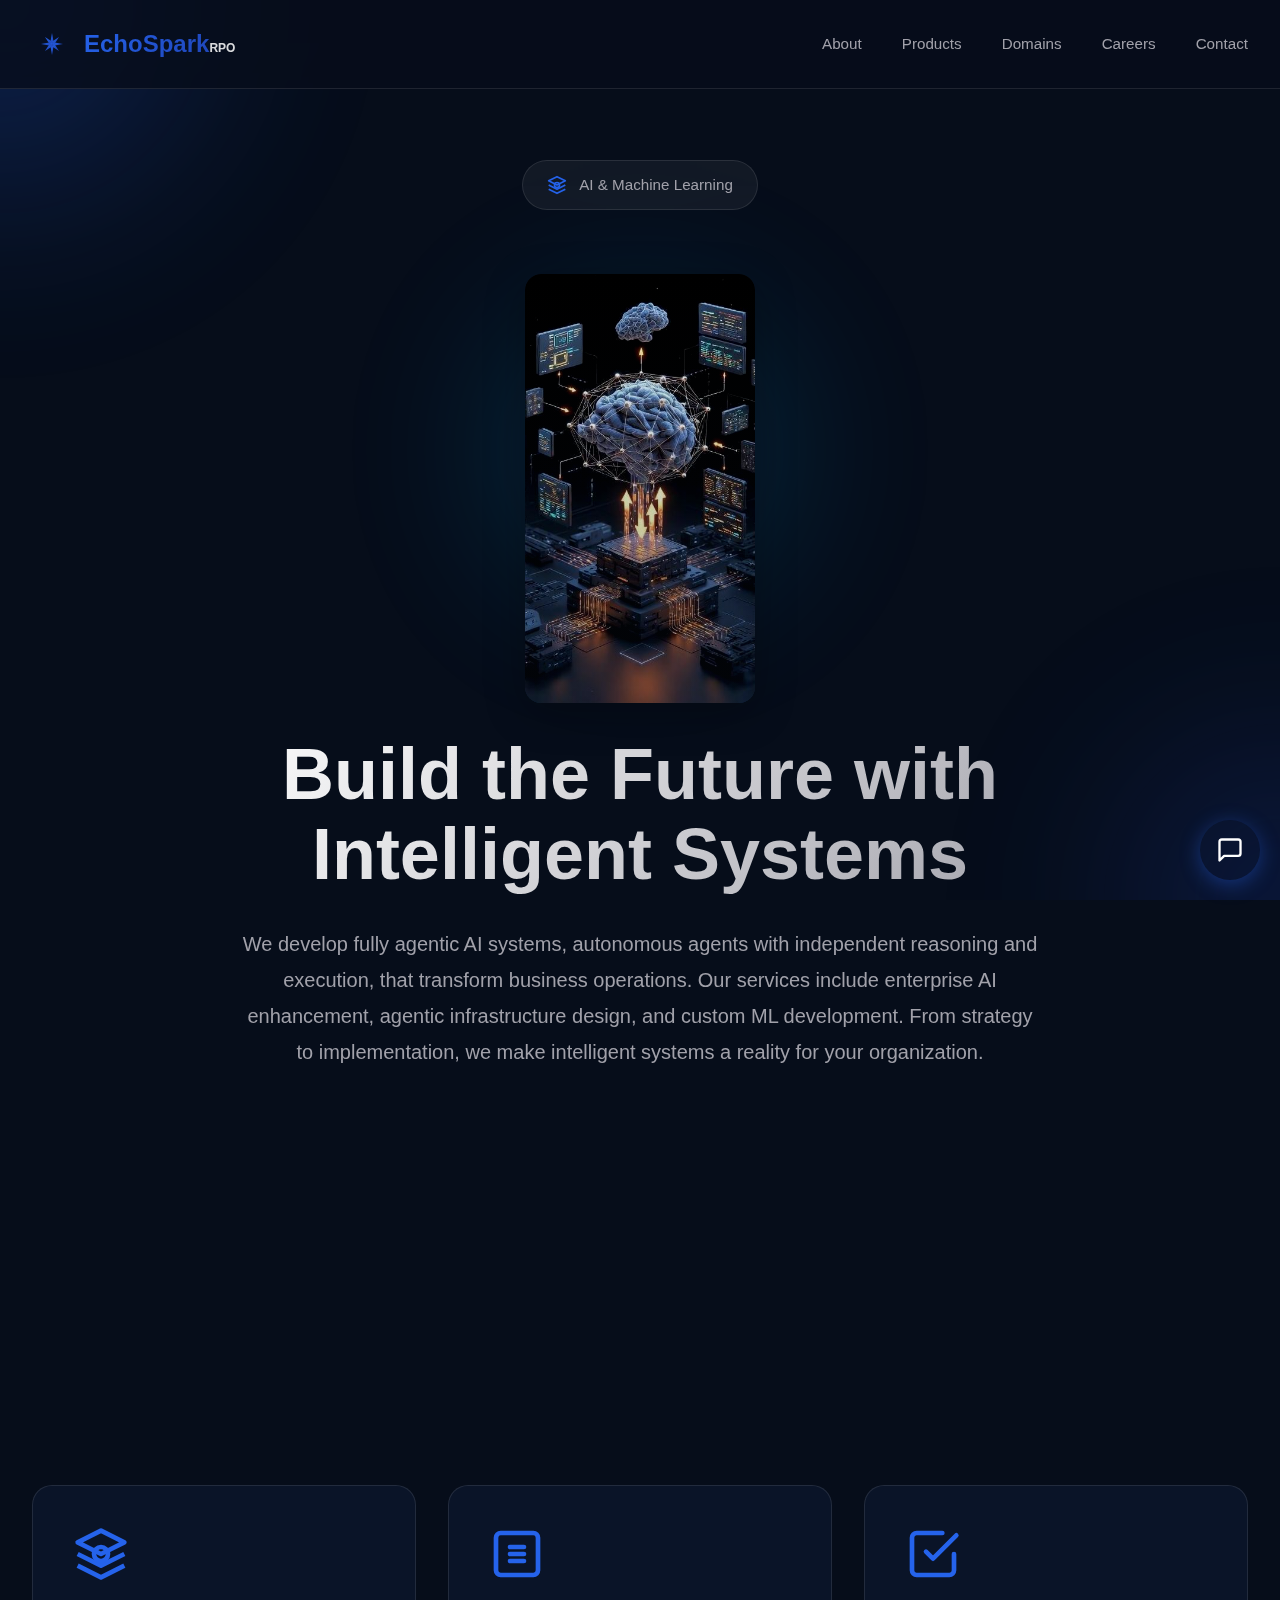
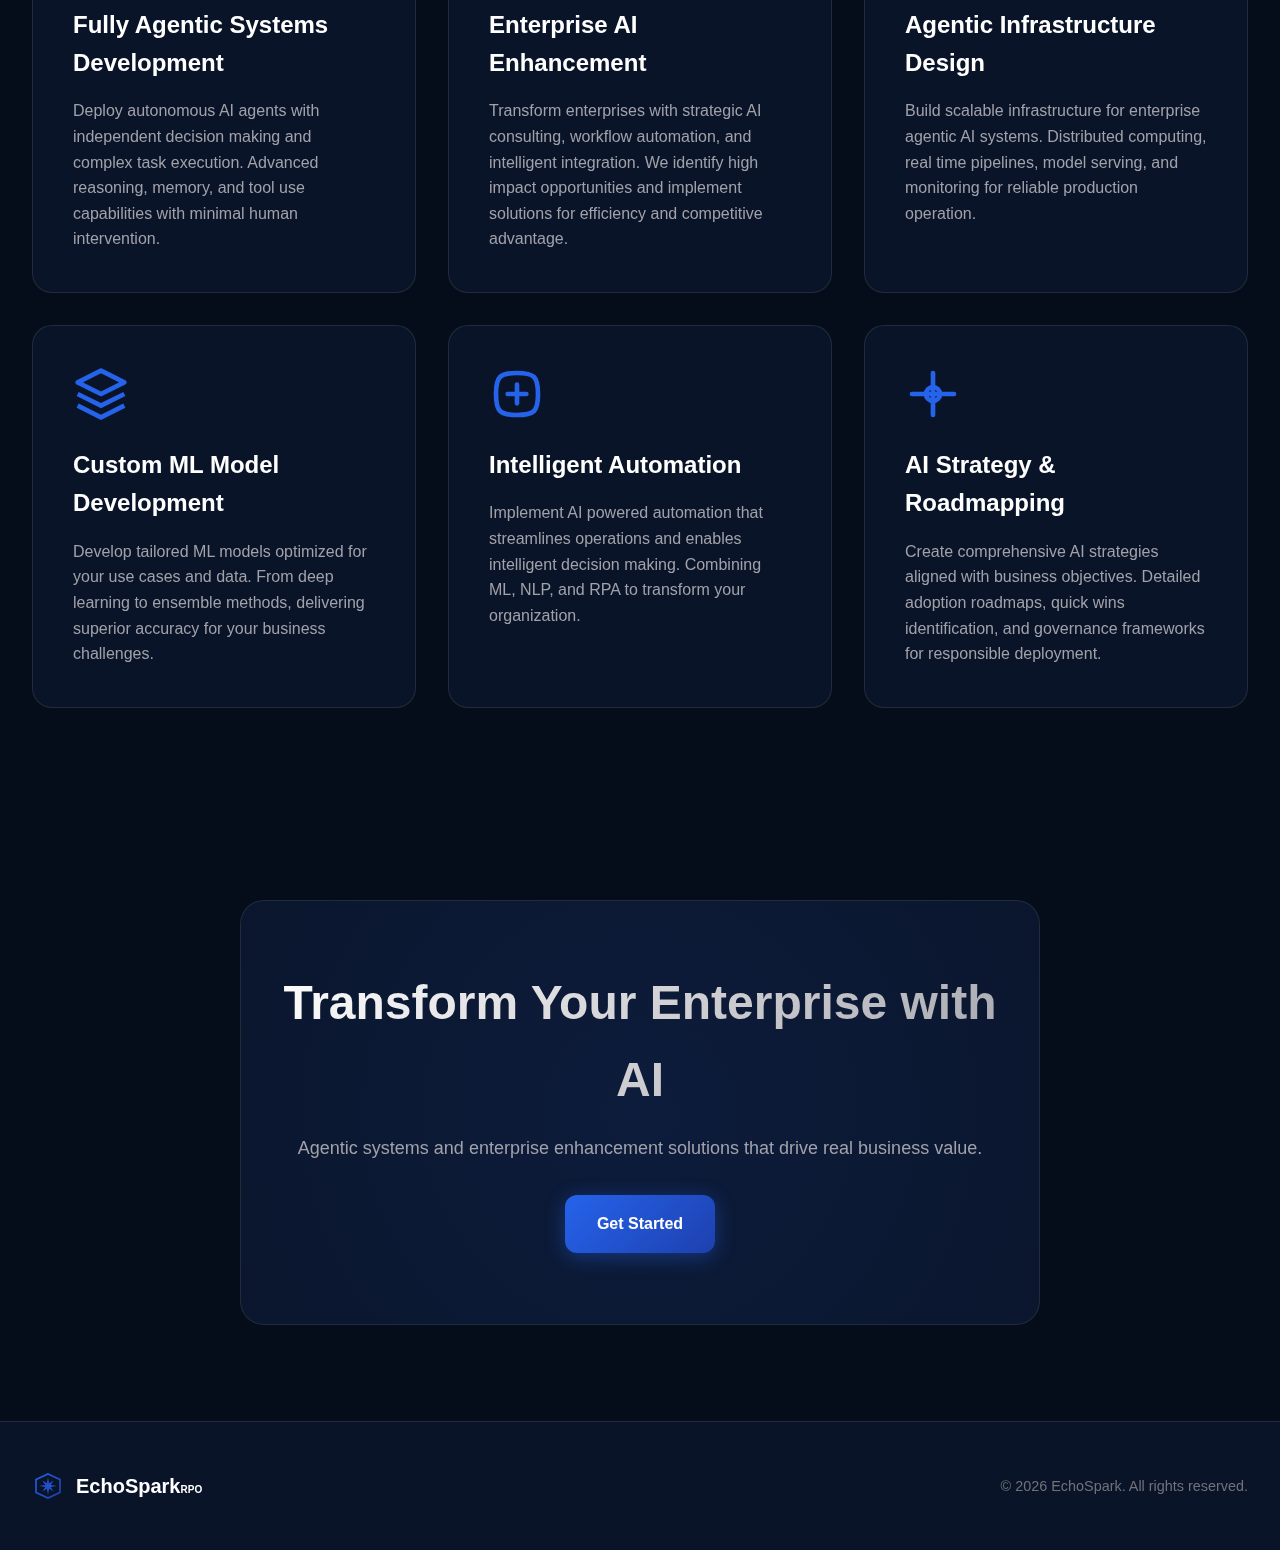
<file: ai-ml/index.html>
<!DOCTYPE html>
<html lang="en">
<head>
    <meta charset="UTF-8">
    <meta name="viewport" content="width=device-width, initial-scale=1.0">
    <title>AI & Machine Learning - EchoSpark</title>
    <link rel="icon" type="image/svg+xml" href="/icons/favicon.svg">
    <link rel="icon" type="image/png" href="/favicon.png">
    <link href="https://fonts.googleapis.com/css2?family=Inter:wght@300;400;500;600;700;800&family=Space+Grotesk:wght@400;500;600;700&display=swap" rel="stylesheet">
    <link rel="stylesheet" href="/styles.css">
</head>
<body>
    <!-- Animated Background -->
    <div class="animated-bg">
        <div class="gradient-orb orb-1"></div>
        <div class="gradient-orb orb-2"></div>
        <div class="gradient-orb orb-3"></div>
    </div>

    <!-- Navigation -->
    <header class="header">
        <nav class="nav-container">
            <a href="/" class="logo-container">
                <svg class="logo-icon" viewBox="0 0 40 40" fill="none" xmlns="http://www.w3.org/2000/svg">
                    <path d="M20 5L35 12V28L20 35L5 28V12L20 5Z" stroke="url(#logoGradient)" stroke-width="2" fill="none" class="logo-path"/>
                    <path d="M20 9L22 20L18 20Z" fill="url(#logoGradient)" class="logo-center"/>
                    <path d="M20 31L22 20L18 20Z" fill="url(#logoGradient)" class="logo-center"/>
                    <path d="M31 20L20 18L20 22Z" fill="url(#logoGradient)" class="logo-center"/>
                    <path d="M9 20L20 18L20 22Z" fill="url(#logoGradient)" class="logo-center"/>
                    <path d="M27 13L21.5 21.5L18.5 18.5Z" fill="url(#logoGradient)" class="logo-center"/>
                    <path d="M27 27L21.5 18.5L18.5 21.5Z" fill="url(#logoGradient)" class="logo-center"/>
                    <path d="M13 27L18.5 18.5L21.5 21.5Z" fill="url(#logoGradient)" class="logo-center"/>
                    <path d="M13 13L18.5 21.5L21.5 18.5Z" fill="url(#logoGradient)" class="logo-center"/>
                    <circle cx="20" cy="20" r="1.5" fill="url(#logoGradient)" class="logo-center"/>
                    <defs>
                        <linearGradient id="logoGradient" x1="0%" y1="0%" x2="100%" y2="100%">
                            <stop offset="0%" style="stop-color:#2563eb;stop-opacity:1" />
                            <stop offset="100%" style="stop-color:#1e40af;stop-opacity:1" />
                        </linearGradient>
                    </defs>
                </svg>
                <span class="logo-text">EchoSpark<span class="logo-sub">RPO</span></span>
            </a>
            <ul class="nav-links">
                <li><a href="/about" class="nav-link">About</a></li>
                <li><a href="/products" class="nav-link">Products</a></li>
                <li><a href="/#domains" class="nav-link">Domains</a></li>
                <li><a href="/careers" class="nav-link">Careers</a></li>
                <li><a href="/#contact" class="nav-link">Contact</a></li>
            </ul>
            <button class="menu-toggle" aria-label="Toggle Navigation">
                <span></span>
                <span></span>
                <span></span>
            </button>
        </nav>
    </header>

    <!-- Service Hero -->
    <section class="service-hero">
        <div class="section-container">
            <div class="service-hero-content">
                <div class="service-badge">
                    <svg viewBox="0 0 24 24" fill="none" xmlns="http://www.w3.org/2000/svg" class="badge-icon">
                        <path d="M12 2L2 7L12 12L22 7L12 2Z" stroke="currentColor" stroke-width="2" stroke-linejoin="round"/>
                        <path d="M2 17L12 22L22 17" stroke="currentColor" stroke-width="2" stroke-linejoin="round"/>
                        <path d="M2 12L12 17L22 12" stroke="currentColor" stroke-width="2" stroke-linejoin="round"/>
                        <circle cx="12" cy="12" r="3" stroke="currentColor" stroke-width="2"/>
                    </svg>
                    <span>AI & Machine Learning</span>
                </div>
                <!-- Service Image -->
                <div class="service-image-wrapper">
                    <img src="/ai.jpg" alt="AI & Machine Learning" class="service-image">
                    <div class="service-image-overlay"></div>
                </div>
                <h1 class="service-title">Build the Future with Intelligent Systems</h1>
                <p class="service-description">
                    We develop fully agentic AI systems, autonomous agents with independent reasoning and execution, that transform business operations. 
                    Our services include enterprise AI enhancement, agentic infrastructure design, and custom ML development. 
                    From strategy to implementation, we make intelligent systems a reality for your organization.
                </p>
            </div>
        </div>
    </section>

    <!-- Services Offered -->
    <section class="services-offered">
        <div class="section-container">
            <div class="section-header">
                <span class="section-label">What We Offer</span>
                <h2 class="section-title">AI & ML Solutions</h2>
            </div>
            <div class="services-grid">
                <div class="service-item">
                    <div class="service-item-icon">
                        <svg viewBox="0 0 24 24" fill="none" xmlns="http://www.w3.org/2000/svg">
                            <path d="M12 2L2 7L12 12L22 7L12 2Z" stroke="currentColor" stroke-width="2" stroke-linejoin="round"/>
                            <path d="M2 17L12 22L22 17" stroke="currentColor" stroke-width="2" stroke-linejoin="round"/>
                            <path d="M2 12L12 17L22 12" stroke="currentColor" stroke-width="2" stroke-linejoin="round"/>
                            <circle cx="12" cy="12" r="3" stroke="currentColor" stroke-width="2"/>
                        </svg>
                    </div>
                    <h3>Fully Agentic Systems Development</h3>
                    <p>Deploy autonomous AI agents with independent decision making and complex task execution. Advanced reasoning, memory, and tool use capabilities with minimal human intervention.</p>
                </div>
                <div class="service-item">
                    <div class="service-item-icon">
                        <svg viewBox="0 0 24 24" fill="none" xmlns="http://www.w3.org/2000/svg">
                            <rect x="3" y="3" width="18" height="18" rx="2" stroke="currentColor" stroke-width="2"/>
                            <path d="M9 9H15M9 15H15M9 12H15" stroke="currentColor" stroke-width="2" stroke-linecap="round"/>
                        </svg>
                    </div>
                    <h3>Enterprise AI Enhancement</h3>
                    <p>Transform enterprises with strategic AI consulting, workflow automation, and intelligent integration. We identify high impact opportunities and implement solutions for efficiency and competitive advantage.</p>
                </div>
                <div class="service-item">
                    <div class="service-item-icon">
                        <svg viewBox="0 0 24 24" fill="none" xmlns="http://www.w3.org/2000/svg">
                            <path d="M9 11L12 14L22 4" stroke="currentColor" stroke-width="2" stroke-linecap="round" stroke-linejoin="round"/>
                            <path d="M21 12V19C21 19.5304 20.7893 20.0391 20.4142 20.4142C20.0391 20.7893 19.5304 21 19 21H5C4.46957 21 3.96086 20.7893 3.58579 20.4142C3.21071 20.0391 3 19.5304 3 19V5C3 4.46957 3.21071 3.96086 3.58579 3.58579C3.96086 3.21071 4.46957 3 5 3H16" stroke="currentColor" stroke-width="2" stroke-linecap="round" stroke-linejoin="round"/>
                        </svg>
                    </div>
                    <h3>Agentic Infrastructure Design</h3>
                    <p>Build scalable infrastructure for enterprise agentic AI systems. Distributed computing, real time pipelines, model serving, and monitoring for reliable production operation.</p>
                </div>
                <div class="service-item">
                    <div class="service-item-icon">
                        <svg viewBox="0 0 24 24" fill="none" xmlns="http://www.w3.org/2000/svg">
                            <path d="M12 2L2 7L12 12L22 7L12 2Z" stroke="currentColor" stroke-width="2" stroke-linejoin="round"/>
                            <path d="M2 17L12 22L22 17" stroke="currentColor" stroke-width="2" stroke-linejoin="round"/>
                            <path d="M2 12L12 17L22 12" stroke="currentColor" stroke-width="2" stroke-linejoin="round"/>
                        </svg>
                    </div>
                    <h3>Custom ML Model Development</h3>
                    <p>Develop tailored ML models optimized for your use cases and data. From deep learning to ensemble methods, delivering superior accuracy for your business challenges.</p>
                </div>
                <div class="service-item">
                    <div class="service-item-icon">
                        <svg viewBox="0 0 24 24" fill="none" xmlns="http://www.w3.org/2000/svg">
                            <path d="M3 12C3 4.5885 4.5885 3 12 3C19.4115 3 21 4.5885 21 12C21 19.4115 19.4115 21 12 21C4.5885 21 3 19.4115 3 12Z" stroke="currentColor" stroke-width="2"/>
                            <path d="M12 8V16M8 12H16" stroke="currentColor" stroke-width="2" stroke-linecap="round"/>
                        </svg>
                    </div>
                    <h3>Intelligent Automation</h3>
                    <p>Implement AI powered automation that streamlines operations and enables intelligent decision making. Combining ML, NLP, and RPA to transform your organization.</p>
                </div>
                <div class="service-item">
                    <div class="service-item-icon">
                        <svg viewBox="0 0 24 24" fill="none" xmlns="http://www.w3.org/2000/svg">
                            <path d="M3 12H21M12 3V21" stroke="currentColor" stroke-width="2" stroke-linecap="round"/>
                            <circle cx="12" cy="12" r="3" stroke="currentColor" stroke-width="2"/>
                        </svg>
                    </div>
                    <h3>AI Strategy & Roadmapping</h3>
                    <p>Create comprehensive AI strategies aligned with business objectives. Detailed adoption roadmaps, quick wins identification, and governance frameworks for responsible deployment.</p>
                </div>
            </div>
        </div>
    </section>

    <!-- CTA Section -->
    <section class="cta-section">
        <div class="section-container">
            <div class="cta-content">
                <h2>Transform Your Enterprise with AI</h2>
                <p>Agentic systems and enterprise enhancement solutions that drive real business value.</p>
                <a href="/#contact" class="btn btn-primary">Get Started</a>
            </div>
        </div>
    </section>

    <!-- Footer -->
    <footer class="footer">
        <div class="footer-content">
            <div class="footer-logo">
                <svg class="logo-icon" viewBox="0 0 40 40" fill="none" xmlns="http://www.w3.org/2000/svg">
                    <path d="M20 5L35 12V28L20 35L5 28V12L20 5Z" stroke="url(#footerLogoGradient)" stroke-width="2" fill="none"/>
                    <path d="M20 9L22 20L18 20Z" fill="url(#footerLogoGradient)"/>
                    <path d="M20 31L22 20L18 20Z" fill="url(#footerLogoGradient)"/>
                    <path d="M31 20L20 18L20 22Z" fill="url(#footerLogoGradient)"/>
                    <path d="M9 20L20 18L20 22Z" fill="url(#footerLogoGradient)"/>
                    <path d="M27 13L21.5 21.5L18.5 18.5Z" fill="url(#footerLogoGradient)"/>
                    <path d="M27 27L21.5 18.5L18.5 21.5Z" fill="url(#footerLogoGradient)"/>
                    <path d="M13 27L18.5 18.5L21.5 21.5Z" fill="url(#footerLogoGradient)"/>
                    <path d="M13 13L18.5 21.5L21.5 18.5Z" fill="url(#footerLogoGradient)"/>
                    <circle cx="20" cy="20" r="1.5" fill="url(#footerLogoGradient)"/>
                    <defs>
                        <linearGradient id="footerLogoGradient" x1="0%" y1="0%" x2="100%" y2="100%">
                            <stop offset="0%" style="stop-color:#2563eb;stop-opacity:1" />
                            <stop offset="100%" style="stop-color:#1e40af;stop-opacity:1" />
                        </linearGradient>
                    </defs>
                </svg>
                <span>EchoSpark<span class="logo-sub">RPO</span></span>
            </div>
            <p class="footer-text">© <span id="current-year">2026</span> EchoSpark. All rights reserved.</p>
        </div>
    </footer>

    <!-- Live Chat Widget -->
    <div class="chat-widget">
        <div class="chat-button" id="chatButton" aria-label="Open Chat">
            <svg viewBox="0 0 24 24" fill="none" xmlns="http://www.w3.org/2000/svg">
                <path d="M21 15a2 2 0 0 1-2 2H7l-4 4V5a2 2 0 0 1 2-2h14a2 2 0 0 1 2 2z" stroke="currentColor" stroke-width="2" stroke-linecap="round" stroke-linejoin="round"/>
            </svg>
        </div>
        <div class="chat-window" id="chatWindow">
            <div class="chat-header">
                <div class="chat-header-content">
                    <div class="chat-header-icon">
                        <svg viewBox="0 0 24 24" fill="none" xmlns="http://www.w3.org/2000/svg">
                            <path d="M21 15a2 2 0 0 1-2 2H7l-4 4V5a2 2 0 0 1 2-2h14a2 2 0 0 1 2 2z" stroke="currentColor" stroke-width="2" stroke-linecap="round" stroke-linejoin="round"/>
                        </svg>
                    </div>
                    <div class="chat-header-text">
                        <h3>EchoSpark Support</h3>
                        <p>We're here to help</p>
                    </div>
                </div>
                <button class="chat-close" id="chatClose" aria-label="Close Chat">×</button>
            </div>
            <div class="chat-messages" id="chatMessages">
                <div class="chat-message bot-message">
                    <div class="message-content">
                        <p>Hello! I'm here to help answer questions about EchoSpark's services. How can I assist you today?</p>
                    </div>
                </div>
            </div>
            <div class="chat-input-container">
                <input type="text" id="chatInput" class="chat-input" placeholder="Type your message..." autocomplete="off">
                <button class="chat-send" id="chatSend" aria-label="Send Message">
                    <svg viewBox="0 0 24 24" fill="none" xmlns="http://www.w3.org/2000/svg">
                        <path d="M22 2L11 13M22 2l-7 20-4-9-9-4 20-7z" stroke="currentColor" stroke-width="2" stroke-linecap="round" stroke-linejoin="round"/>
                    </svg>
                </button>
            </div>
        </div>
    </div>

    <script src="/script.js"></script>
</body>
</html>
</file>
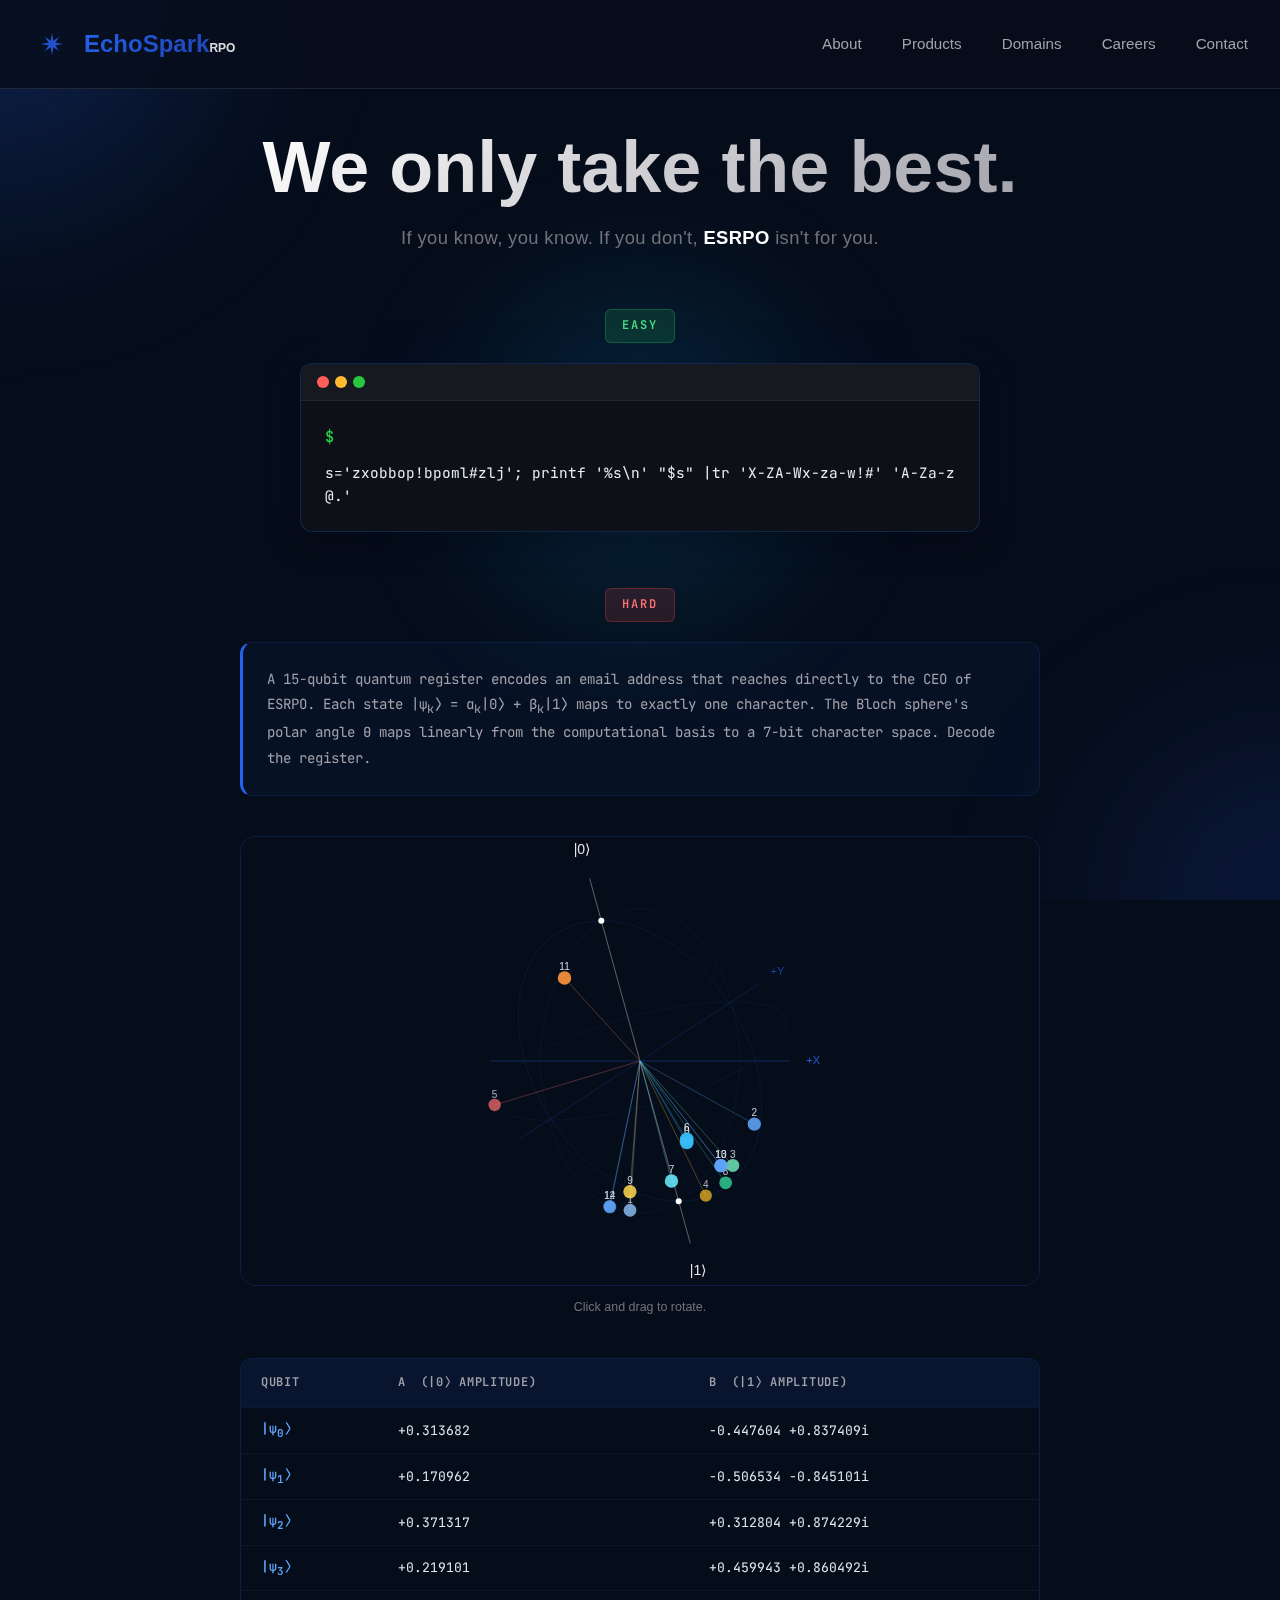
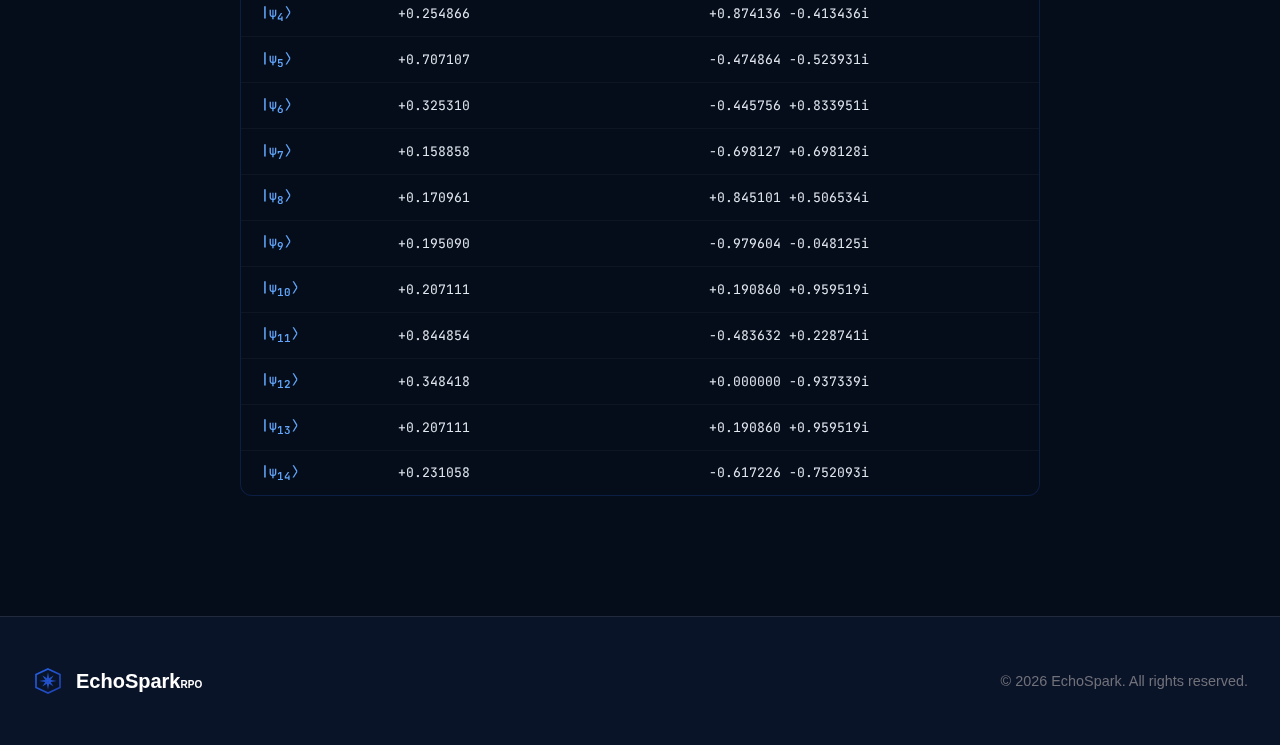
<file: careers/index.html>
<!DOCTYPE html>
<!--
    ╔══════════════════════════════════════════════════════════════════╗
    ║                                                                  ║
    ║   Clever to inspect the page for clues. Think you're 1337?       ║
    ║                                                                  ║
    ║   We admire people who think outside the box. The fact that      ║
    ║   you're reading source tells us you might be our kind of        ║
    ║   person. Here's a nudge in the right direction.                 ║
    ║                                                                  ║
    ╠══════════════════════════════════════════════════════════════════╣
    ║                                                                  ║
    ║   ▸ EASY CHALLENGE                                               ║
    ║                                                                  ║
    ║     The command uses `tr` to perform character substitution.      ║
    ║     Study the two character sets passed to `tr`:                  ║
    ║       - The first set defines the input characters.              ║
    ║       - The second set defines what they map to.                 ║
    ║     Each character in the encoded string is swapped according    ║
    ║     to that mapping. You can work it out on paper, or just       ║
    ║     run the command in any Linux/macOS terminal.                  ║
    ║     Hint: the output is an email address.                        ║
    ║                                                                  ║
    ╠══════════════════════════════════════════════════════════════════╣
    ║                                                                  ║
    ║   ▸ HARD CHALLENGE                                               ║
    ║                                                                  ║
    ║     Each of the 15 qubits represents one character.              ║
    ║                                                                  ║
    ║     Step 1: Look at the α coefficient for each qubit.            ║
    ║             α is the real-valued amplitude of |0⟩.               ║
    ║                                                                  ║
    ║     Step 2: Recover the polar angle θ from α.                    ║
    ║             Recall that for a qubit on the Bloch sphere,         ║
    ║             α = cos(θ/2). So θ = 2 · arccos(α).                 ║
    ║                                                                  ║
    ║     Step 3: θ maps linearly to 7-bit ASCII space.                ║
    ║             The full range [0, π] maps to [0, 128].              ║
    ║             So: ASCII value = round(θ × 128 / π).                ║
    ║                                                                  ║
    ║     Step 4: Convert each ASCII value to its character.           ║
    ║             Concatenate all 15 characters in order.              ║
    ║             The result is an email address.                      ║
    ║                                                                  ║
    ║     That's it. No phase decoding needed; φ is a red herring.     ║
    ║     The answer lives entirely in θ.                              ║
    ║         Hint: Round up                                           ║
    ╠══════════════════════════════════════════════════════════════════╣
    ║                                                                  ║
    ║   Still stuck? We respect persistence.                           ║
    ║   Send what you've tried so far to careers@esrpo.com.            ║
    ║   Showing your work matters more than the answer.                ║
    ║                                                                  ║
    ╚══════════════════════════════════════════════════════════════════╝
-->
<html lang="en">
<head>
    <meta charset="UTF-8">
    <meta name="viewport" content="width=device-width, initial-scale=1.0">
    <title>Careers - EchoSpark</title>
    <link rel="icon" type="image/svg+xml" href="/icons/favicon.svg">
    <link rel="icon" type="image/png" href="/favicon.png">
    <link href="https://fonts.googleapis.com/css2?family=Inter:wght@300;400;500;600;700;800&family=Syne:wght@400;500;600;700;800&family=JetBrains+Mono:wght@400;500;600&display=swap" rel="stylesheet">
    <link rel="stylesheet" href="/styles.css">
</head>
<!-- Google tag (gtag.js) -->
<script async src="https://www.googletagmanager.com/gtag/js?id=G-BP724NMT95"></script>
<script>
  window.dataLayer = window.dataLayer || [];
  function gtag(){dataLayer.push(arguments);}
  gtag('js', new Date());
  gtag('config', 'G-BP724NMT95');
</script>
<body>
    <!-- Animated Background -->
    <div class="animated-bg">
        <div class="gradient-orb orb-1"></div>
        <div class="gradient-orb orb-2"></div>
        <div class="gradient-orb orb-3"></div>
    </div>

    <!-- Navigation -->
    <header class="header">
        <nav class="nav-container">
            <a href="/" class="logo-container">
                <svg class="logo-icon" viewBox="0 0 40 40" fill="none" xmlns="http://www.w3.org/2000/svg">
                    <path d="M20 5L35 12V28L20 35L5 28V12L20 5Z" stroke="url(#logoGradient)" stroke-width="2" fill="none" class="logo-path"/>
                    <path d="M20 9L22 20L18 20Z" fill="url(#logoGradient)" class="logo-center"/>
                    <path d="M20 31L22 20L18 20Z" fill="url(#logoGradient)" class="logo-center"/>
                    <path d="M31 20L20 18L20 22Z" fill="url(#logoGradient)" class="logo-center"/>
                    <path d="M9 20L20 18L20 22Z" fill="url(#logoGradient)" class="logo-center"/>
                    <path d="M27 13L21.5 21.5L18.5 18.5Z" fill="url(#logoGradient)" class="logo-center"/>
                    <path d="M27 27L21.5 18.5L18.5 21.5Z" fill="url(#logoGradient)" class="logo-center"/>
                    <path d="M13 27L18.5 18.5L21.5 21.5Z" fill="url(#logoGradient)" class="logo-center"/>
                    <path d="M13 13L18.5 21.5L21.5 18.5Z" fill="url(#logoGradient)" class="logo-center"/>
                    <circle cx="20" cy="20" r="1.5" fill="url(#logoGradient)" class="logo-center"/>
                    <defs>
                        <linearGradient id="logoGradient" x1="0%" y1="0%" x2="100%" y2="100%">
                            <stop offset="0%" style="stop-color:#2563eb;stop-opacity:1" />
                            <stop offset="100%" style="stop-color:#1e40af;stop-opacity:1" />
                        </linearGradient>
                    </defs>
                </svg>
                <span class="logo-text">EchoSpark<span class="logo-sub">RPO</span></span>
            </a>
            <ul class="nav-links">
                <li><a href="/about" class="nav-link">About</a></li>
                <li><a href="/products" class="nav-link">Products</a></li>
                <li><a href="/#domains" class="nav-link">Domains</a></li>
                <li><a href="/careers" class="nav-link">Careers</a></li>
                <li><a href="/#contact" class="nav-link">Contact</a></li>
            </ul>
            <button class="menu-toggle" aria-label="Toggle Navigation">
                <span></span>
                <span></span>
                <span></span>
            </button>
        </nav>
    </header>

    <!-- Careers Hero -->
    <section class="careers-hero">
        <div class="careers-content">
            <h1 class="careers-title">We only take the best.</h1>
            <p class="careers-subtitle">If you know, you know. If you don't, <strong style="color: var(--text-primary);">ESRPO</strong> isn't for you.</p>

            <!-- EASY CHALLENGE -->
            <div class="challenge-block">
                <div class="challenge-difficulty challenge-easy">Easy</div>
                <div class="terminal-block">
                    <div class="terminal-header">
                        <div class="terminal-dots">
                            <span class="terminal-dot dot-red"></span>
                            <span class="terminal-dot dot-yellow"></span>
                            <span class="terminal-dot dot-green"></span>
                        </div>
                        <span class="terminal-title"></span>
                    </div>
                    <div class="terminal-body">
                        <div class="terminal-line">
                            <span class="terminal-prompt">$</span>
                            <code class="terminal-command">s='zxobbop!bpoml#zlj'; printf '%s\n' "$s" |tr 'X-ZA-Wx-za-w!#' 'A-Za-z@.'</code>
                        </div>
                    </div>
                </div>
            </div>

            <!-- HARD CHALLENGE -->
            <div class="challenge-block">
                <div class="challenge-difficulty challenge-hard">Hard</div>
                <div class="quantum-challenge">
                    <p class="quantum-description">
                        A 15-qubit quantum register encodes an email address that reaches directly to the CEO of ESRPO. Each state 
                        |&#968;<sub>k</sub>&#10217; = &#945;<sub>k</sub>|0&#10217; + &#946;<sub>k</sub>|1&#10217; 
                        maps to exactly one character. The Bloch sphere's polar angle &#952; maps linearly 
                        from the computational basis to a 7-bit character space. Decode the register.
                    </p>

                    <!-- Bloch Sphere Visualization -->
                    <div class="bloch-wrapper">
                        <div id="blochSphere" class="bloch-container" style="min-height:450px;display:block;">
                            <div class="bloch-loading">Initializing quantum state space...</div>
                        </div>
                        <div class="bloch-controls-hint">Click and drag to rotate.</div>
                    </div>

                    <!-- Quantum State Table -->
                    <div class="quantum-table-wrapper">
                        <table class="quantum-table">
                            <thead>
                                <tr>
                                    <th>Qubit</th>
                                    <th>&#945; &ensp;(|0&#10217; amplitude)</th>
                                    <th>&#946; &ensp;(|1&#10217; amplitude)</th>
                                </tr>
                            </thead>
                            <tbody id="quantumTableBody">
                                <!-- Populated by JS -->
                            </tbody>
                        </table>
                    </div>
                </div>
            </div>

        </div>
    </section>

    <!-- Footer -->
    <footer class="footer">
        <div class="footer-content">
            <div class="footer-logo">
                <svg class="logo-icon" viewBox="0 0 40 40" fill="none" xmlns="http://www.w3.org/2000/svg">
                    <path d="M20 5L35 12V28L20 35L5 28V12L20 5Z" stroke="url(#footerLogoGradient)" stroke-width="2" fill="none"/>
                    <path d="M20 9L22 20L18 20Z" fill="url(#footerLogoGradient)"/>
                    <path d="M20 31L22 20L18 20Z" fill="url(#footerLogoGradient)"/>
                    <path d="M31 20L20 18L20 22Z" fill="url(#footerLogoGradient)"/>
                    <path d="M9 20L20 18L20 22Z" fill="url(#footerLogoGradient)"/>
                    <path d="M27 13L21.5 21.5L18.5 18.5Z" fill="url(#footerLogoGradient)"/>
                    <path d="M27 27L21.5 18.5L18.5 21.5Z" fill="url(#footerLogoGradient)"/>
                    <path d="M13 27L18.5 18.5L21.5 21.5Z" fill="url(#footerLogoGradient)"/>
                    <path d="M13 13L18.5 21.5L21.5 18.5Z" fill="url(#footerLogoGradient)"/>
                    <circle cx="20" cy="20" r="1.5" fill="url(#footerLogoGradient)"/>
                    <defs>
                        <linearGradient id="footerLogoGradient" x1="0%" y1="0%" x2="100%" y2="100%">
                            <stop offset="0%" style="stop-color:#2563eb;stop-opacity:1" />
                            <stop offset="100%" style="stop-color:#1e40af;stop-opacity:1" />
                        </linearGradient>
                    </defs>
                </svg>
                <span>EchoSpark<span class="logo-sub">RPO</span></span>
            </div>
            <p class="footer-text">&copy; <span id="current-year">2026</span> EchoSpark. All rights reserved.</p>
        </div>
    </footer>

    <script src="/script.js"></script>

    <!-- Quantum State Data + Pure Canvas Bloch Sphere (zero dependencies) -->
    <script>
    (function() {
        'use strict';

        // Precomputed quantum state angles [θ, φ] for 15 qubits
        var Q = [
            [2.503457, 2.061670],
            [2.797981, 4.172428],
            [2.380738, 1.227185],
            [2.699806, 1.079922],
            [2.626175, 5.841399],
            [1.570796, 3.976078],
            [2.478913, 2.061670],
            [2.822525, 2.356194],
            [2.797982, 0.539961],
            [2.748894, 3.190680],
            [2.724351, 1.374447],
            [1.129010, 2.699806],
            [2.429826, 4.712389],
            [2.724351, 1.374447],
            [2.675262, 4.025166]
        ];

        // Compute full state data from angles
        var states = Q.map(function(pair, i) {
            var theta = pair[0], phi = pair[1];
            var alpha = Math.cos(theta / 2);
            var sinHalf = Math.sin(theta / 2);
            var beta_r = sinHalf * Math.cos(phi);
            var beta_i = sinHalf * Math.sin(phi);
            var bx = Math.sin(theta) * Math.cos(phi);
            var by = Math.sin(theta) * Math.sin(phi);
            var bz = Math.cos(theta);
            return { index: i, theta: theta, phi: phi, alpha: alpha, beta_r: beta_r, beta_i: beta_i, bx: bx, by: by, bz: bz };
        });

        // Populate the state table
        var tbody = document.getElementById('quantumTableBody');
        if (tbody) {
            states.forEach(function(s) {
                var tr = document.createElement('tr');
                var sign = s.beta_i >= 0 ? '+' : '';
                tr.innerHTML =
                    '<td><span class="qubit-label">|&#968;<sub>' + s.index + '</sub>&#10217;</span></td>' +
                    '<td><code>' + (s.alpha >= 0 ? '+' : '') + s.alpha.toFixed(6) + '</code></td>' +
                    '<td><code>' + (s.beta_r >= 0 ? '+' : '') + s.beta_r.toFixed(6) + ' ' + sign + s.beta_i.toFixed(6) + 'i</code></td>';
                tbody.appendChild(tr);
            });
        }

        // ---- Pure Canvas 2D Bloch Sphere ----
        var container = document.getElementById('blochSphere');
        if (!container) return;

        container.innerHTML = '';
        var canvas = document.createElement('canvas');
        canvas.style.width = '100%';
        canvas.style.height = '100%';
        canvas.style.display = 'block';
        container.appendChild(canvas);

        var ctx = canvas.getContext('2d');
        var dpr = Math.min(window.devicePixelRatio || 1, 2);

        // Rotation state
        var rotX = -0.4;  // tilt
        var rotY = 0.6;   // spin
        var autoSpin = 0.003;
        var isDragging = false;
        var lastMX = 0, lastMY = 0;

        var dotColors = [
            '#38bdf8', '#93c5fd', '#60a5fa', '#6ee7b7', '#fbbf24',
            '#f87171', '#38bdf8', '#67e8f9', '#34d399', '#fcd34d',
            '#60a5fa', '#fb923c', '#60a5fa', '#60a5fa', '#60a5fa'
        ];

        function resize() {
            var w = container.clientWidth;
            var h = container.clientHeight;
            canvas.width = w * dpr;
            canvas.height = h * dpr;
        }
        resize();

        // 3D rotation and projection
        function rotatePoint(x, y, z) {
            // Rotate around X axis
            var cosX = Math.cos(rotX), sinX = Math.sin(rotX);
            var y1 = y * cosX - z * sinX;
            var z1 = y * sinX + z * cosX;
            // Rotate around Y axis
            var cosY = Math.cos(rotY), sinY = Math.sin(rotY);
            var x2 = x * cosY + z1 * sinY;
            var z2 = -x * sinY + z1 * cosY;
            return { x: x2, y: y1, z: z2 };
        }

        function project(x, y, z) {
            var w = canvas.width / dpr;
            var h = canvas.height / dpr;
            var r = Math.min(w, h) * 0.34;
            var cx = w / 2;
            var cy = h / 2;
            var p = rotatePoint(x, y, z);
            return { x: cx + p.x * r, y: cy - p.y * r, z: p.z, r: r };
        }

        function drawLine(x1, y1, z1, x2, y2, z2, color, alpha) {
            var a = project(x1, y1, z1);
            var b = project(x2, y2, z2);
            ctx.beginPath();
            ctx.moveTo(a.x, a.y);
            ctx.lineTo(b.x, b.y);
            ctx.strokeStyle = color;
            ctx.globalAlpha = alpha || 0.4;
            ctx.lineWidth = 1;
            ctx.stroke();
            ctx.globalAlpha = 1;
        }

        function drawCircle3D(segments, radius, axisPlane, color, alpha) {
            ctx.beginPath();
            for (var i = 0; i <= segments; i++) {
                var angle = (i / segments) * Math.PI * 2;
                var x = 0, y = 0, z = 0;
                if (axisPlane === 'xy') { x = Math.cos(angle) * radius; y = Math.sin(angle) * radius; }
                else if (axisPlane === 'xz') { x = Math.cos(angle) * radius; z = Math.sin(angle) * radius; }
                else if (axisPlane === 'yz') { y = Math.cos(angle) * radius; z = Math.sin(angle) * radius; }
                var p = project(x, y, z);
                if (i === 0) ctx.moveTo(p.x, p.y);
                else ctx.lineTo(p.x, p.y);
            }
            ctx.strokeStyle = color;
            ctx.globalAlpha = alpha || 0.15;
            ctx.lineWidth = 1;
            ctx.stroke();
            ctx.globalAlpha = 1;
        }

        function drawText(text, x, y, z, color, size) {
            var p = project(x, y, z);
            ctx.font = (size || 12) + 'px sans-serif';
            ctx.fillStyle = color || '#a1a1aa';
            ctx.textAlign = 'center';
            ctx.textBaseline = 'middle';
            ctx.globalAlpha = 0.9;
            ctx.fillText(text, p.x, p.y);
            ctx.globalAlpha = 1;
        }

        function draw() {
            var w = canvas.width / dpr;
            var h = canvas.height / dpr;
            ctx.setTransform(dpr, 0, 0, dpr, 0, 0);
            ctx.clearRect(0, 0, w, h);
            ctx.fillStyle = '#060d1a';
            ctx.fillRect(0, 0, w, h);

            // Draw wireframe circles
            drawCircle3D(64, 1, 'xy', '#2563eb', 0.12);
            drawCircle3D(64, 1, 'xz', '#2563eb', 0.08);
            drawCircle3D(64, 1, 'yz', '#2563eb', 0.08);

            // Draw axes
            drawLine(0, -1.3, 0, 0, 1.3, 0, '#ffffff', 0.35);   // Z (|0⟩ to |1⟩)
            drawLine(-1.3, 0, 0, 1.3, 0, 0, '#2563eb', 0.3);    // X
            drawLine(0, 0, -1.3, 0, 0, 1.3, '#1e40af', 0.3);    // Y

            // Axis labels
            drawText('|0⟩', 0, 1.5, 0, '#ffffff', 14);
            drawText('|1⟩', 0, -1.5, 0, '#ffffff', 14);
            drawText('+X', 1.5, 0, 0, '#2563eb', 11);
            drawText('+Y', 0, 0, 1.5, '#1e40af', 11);

            // Pole dots
            var p0 = project(0, 1, 0);
            var p1 = project(0, -1, 0);
            ctx.beginPath(); ctx.arc(p0.x, p0.y, 3, 0, Math.PI * 2); ctx.fillStyle = '#fff'; ctx.fill();
            ctx.beginPath(); ctx.arc(p1.x, p1.y, 3, 0, Math.PI * 2); ctx.fillStyle = '#fff'; ctx.fill();

            // Sort state points by z-depth for proper layering
            var points = states.map(function(s, i) {
                // Bloch coords: bx, by, bz where bz is the Z axis (|0⟩ up)
                // Map to 3D scene: scene X = bloch bx, scene Y = bloch bz (up), scene Z = bloch by
                var p = rotatePoint(s.bx, s.bz, s.by);
                return { state: s, index: i, depth: p.z };
            });
            points.sort(function(a, b) { return a.depth - b.depth; });

            // Draw state vectors
            points.forEach(function(pt) {
                var s = pt.state;
                var i = pt.index;
                var color = dotColors[i % dotColors.length];

                // Line from center to point
                var center = project(0, 0, 0);
                var tip = project(s.bx, s.bz, s.by);
                ctx.beginPath();
                ctx.moveTo(center.x, center.y);
                ctx.lineTo(tip.x, tip.y);
                ctx.strokeStyle = color;
                ctx.globalAlpha = 0.3;
                ctx.lineWidth = 1;
                ctx.stroke();
                ctx.globalAlpha = 1;

                // Dot
                var depthFade = 0.5 + 0.5 * ((pt.depth + 1) / 2);
                var dotSize = 4 + 3 * depthFade;
                ctx.beginPath();
                ctx.arc(tip.x, tip.y, dotSize, 0, Math.PI * 2);
                ctx.fillStyle = color;
                ctx.globalAlpha = depthFade;
                ctx.fill();
                ctx.globalAlpha = 1;

                // Index label
                ctx.font = '10px sans-serif';
                ctx.fillStyle = '#e2e8f0';
                ctx.globalAlpha = Math.max(0.3, depthFade);
                ctx.textAlign = 'center';
                ctx.fillText(i, tip.x, tip.y - dotSize - 4);
                ctx.globalAlpha = 1;
            });
        }

        // Mouse interaction
        canvas.addEventListener('mousedown', function(e) {
            isDragging = true;
            lastMX = e.clientX;
            lastMY = e.clientY;
            autoSpin = 0;
        });
        window.addEventListener('mousemove', function(e) {
            if (!isDragging) return;
            var dx = e.clientX - lastMX;
            var dy = e.clientY - lastMY;
            rotY += dx * 0.008;
            rotX += dy * 0.008;
            rotX = Math.max(-Math.PI / 2, Math.min(Math.PI / 2, rotX));
            lastMX = e.clientX;
            lastMY = e.clientY;
        });
        window.addEventListener('mouseup', function() {
            if (isDragging) {
                isDragging = false;
                autoSpin = 0.003;
            }
        });

        // Touch interaction
        canvas.addEventListener('touchstart', function(e) {
            if (e.touches.length === 1) {
                isDragging = true;
                lastMX = e.touches[0].clientX;
                lastMY = e.touches[0].clientY;
                autoSpin = 0;
                e.preventDefault();
            }
        }, { passive: false });
        canvas.addEventListener('touchmove', function(e) {
            if (!isDragging || e.touches.length !== 1) return;
            var dx = e.touches[0].clientX - lastMX;
            var dy = e.touches[0].clientY - lastMY;
            rotY += dx * 0.008;
            rotX += dy * 0.008;
            rotX = Math.max(-Math.PI / 2, Math.min(Math.PI / 2, rotX));
            lastMX = e.touches[0].clientX;
            lastMY = e.touches[0].clientY;
            e.preventDefault();
        }, { passive: false });
        canvas.addEventListener('touchend', function() {
            if (isDragging) {
                isDragging = false;
                autoSpin = 0.003;
            }
        });

        // Animation loop
        function animate() {
            rotY += autoSpin;
            draw();
            requestAnimationFrame(animate);
        }
        animate();

        // Responsive resize
        window.addEventListener('resize', function() { resize(); });
        new ResizeObserver(function() { resize(); }).observe(container);

    })();
    </script>
</body>
</html>
</file>
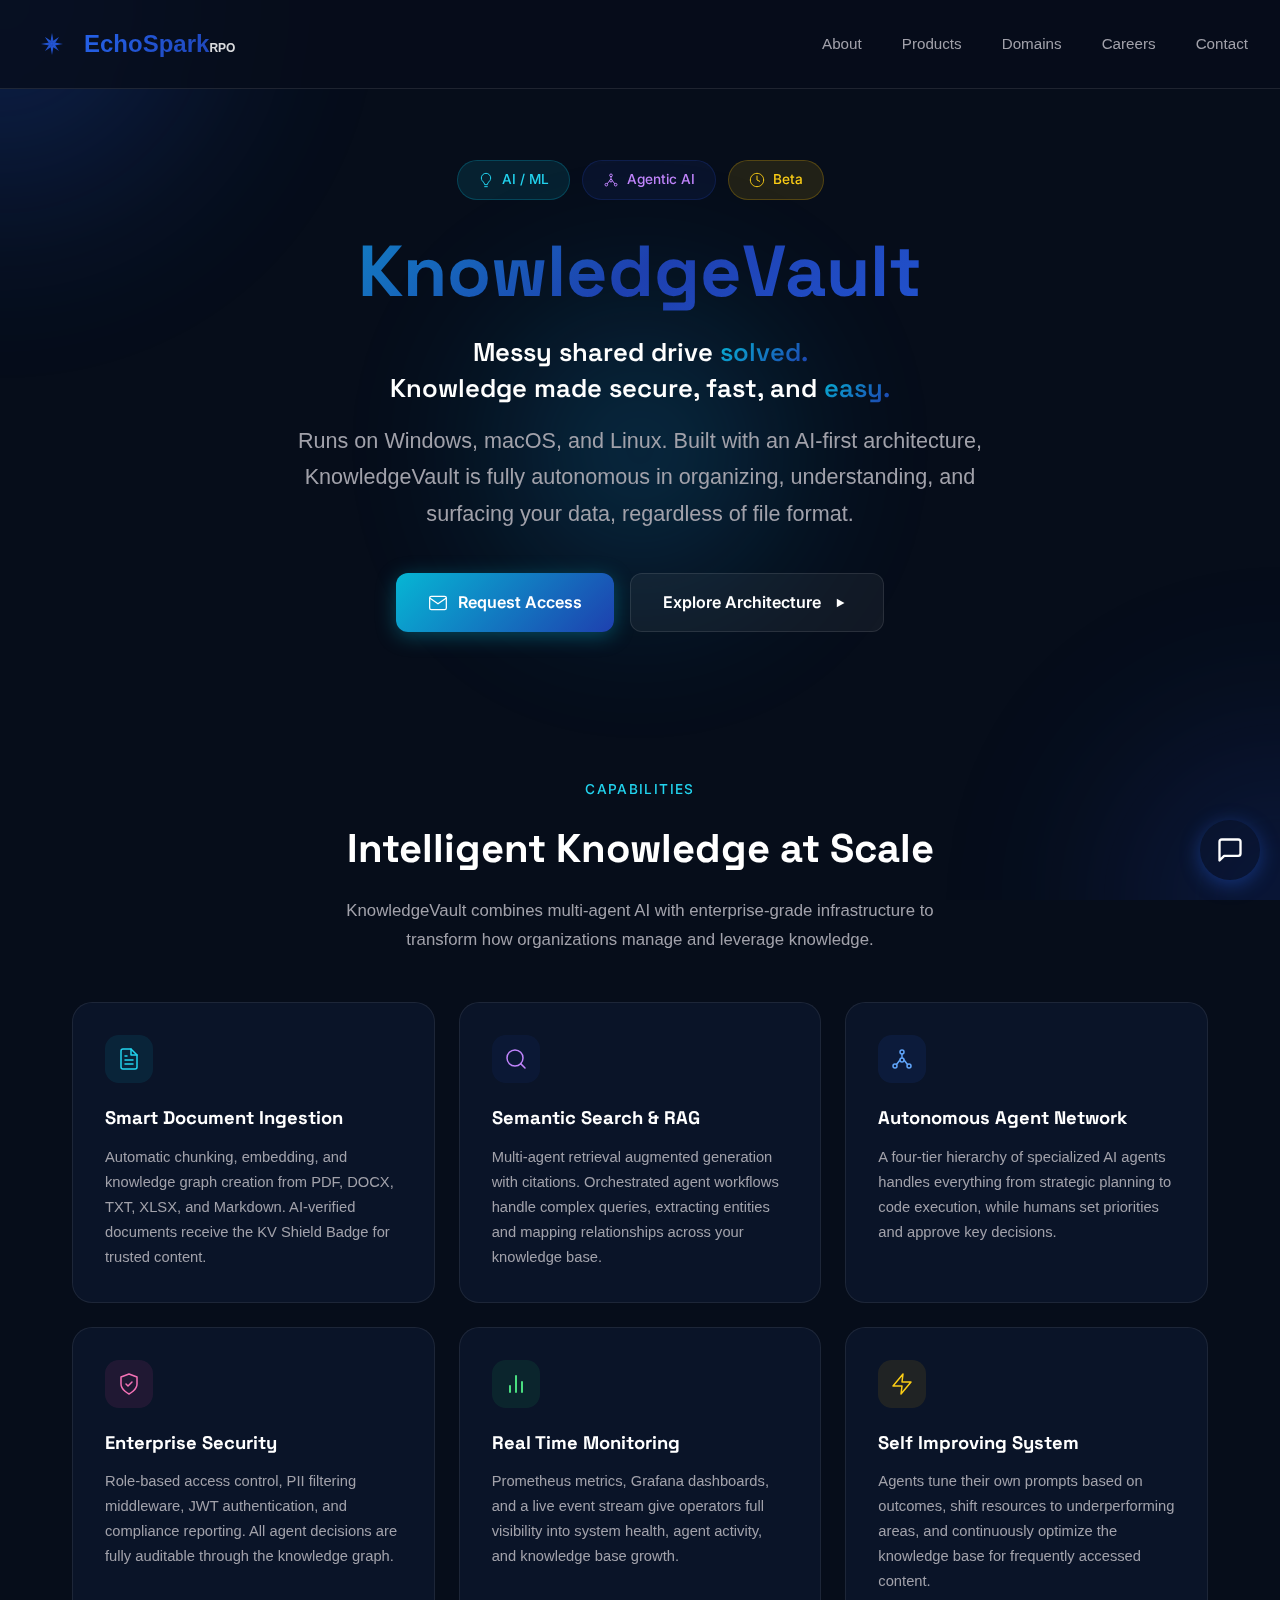
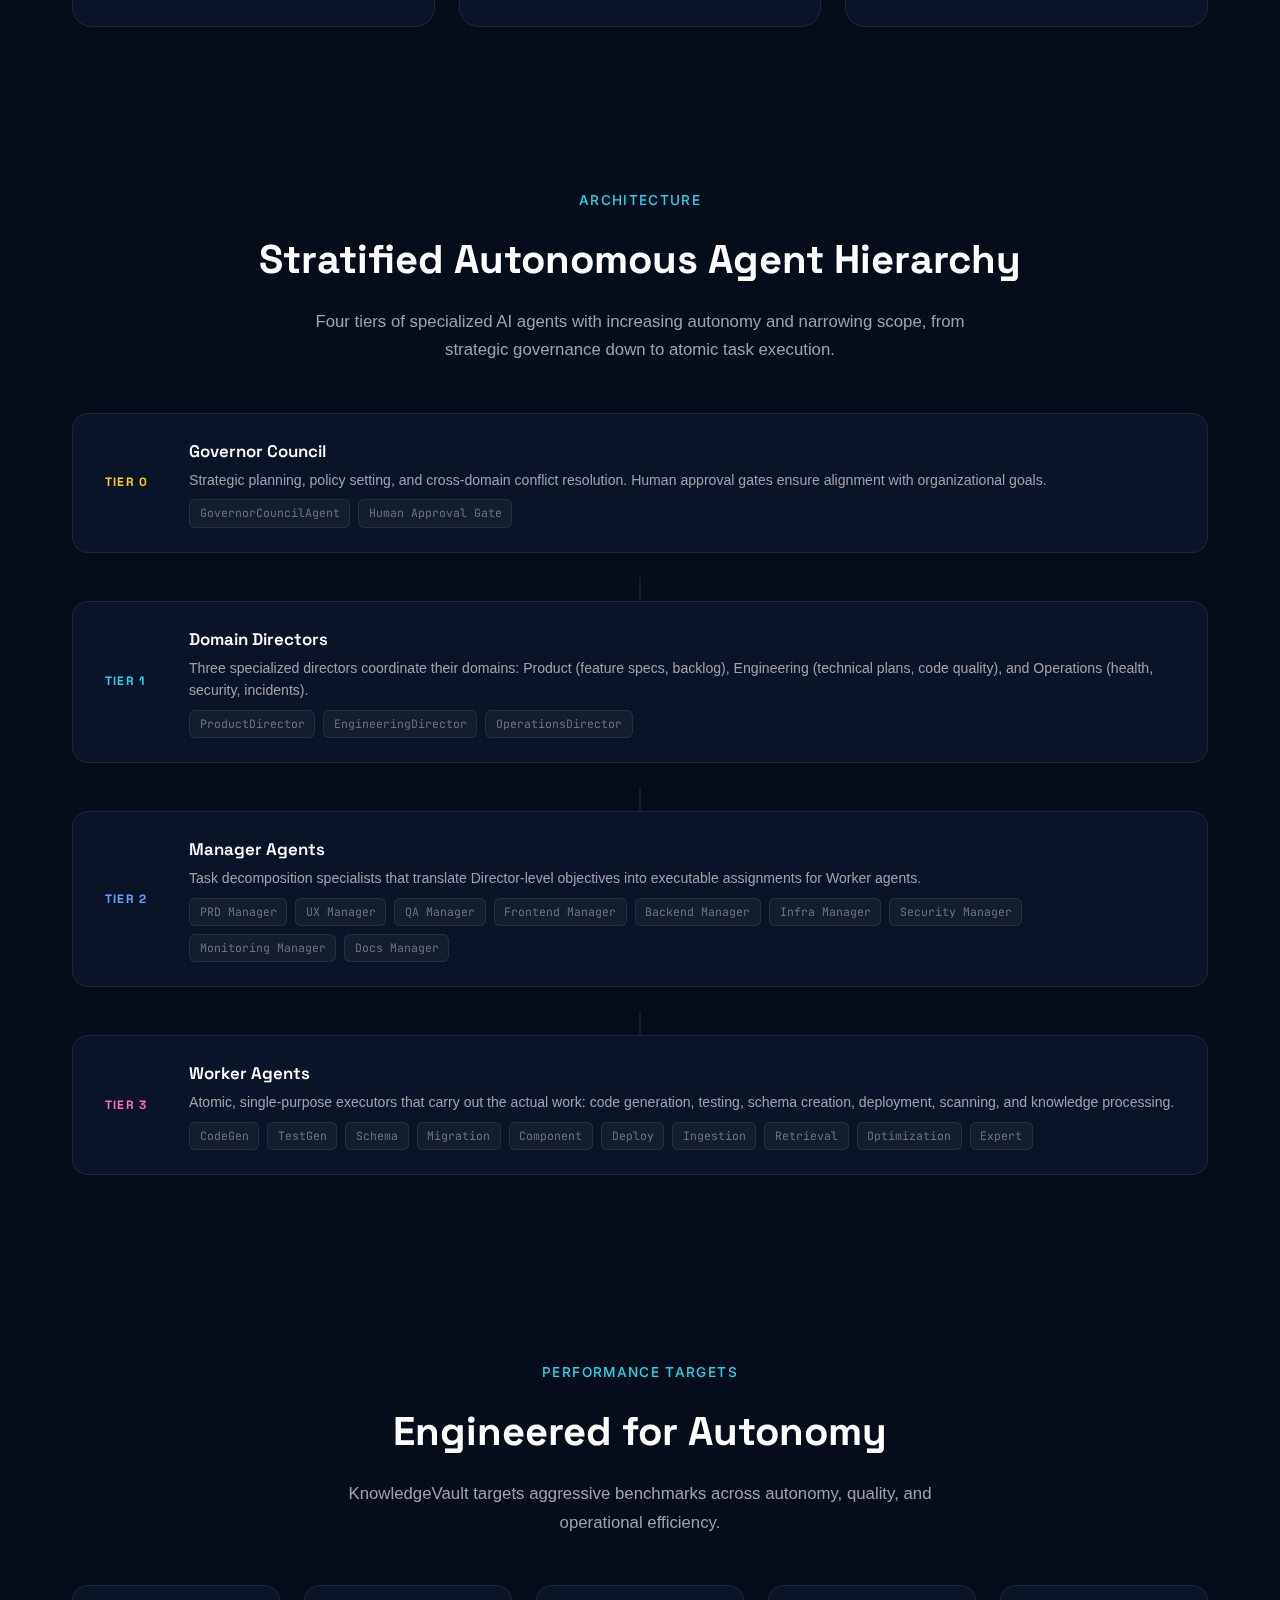
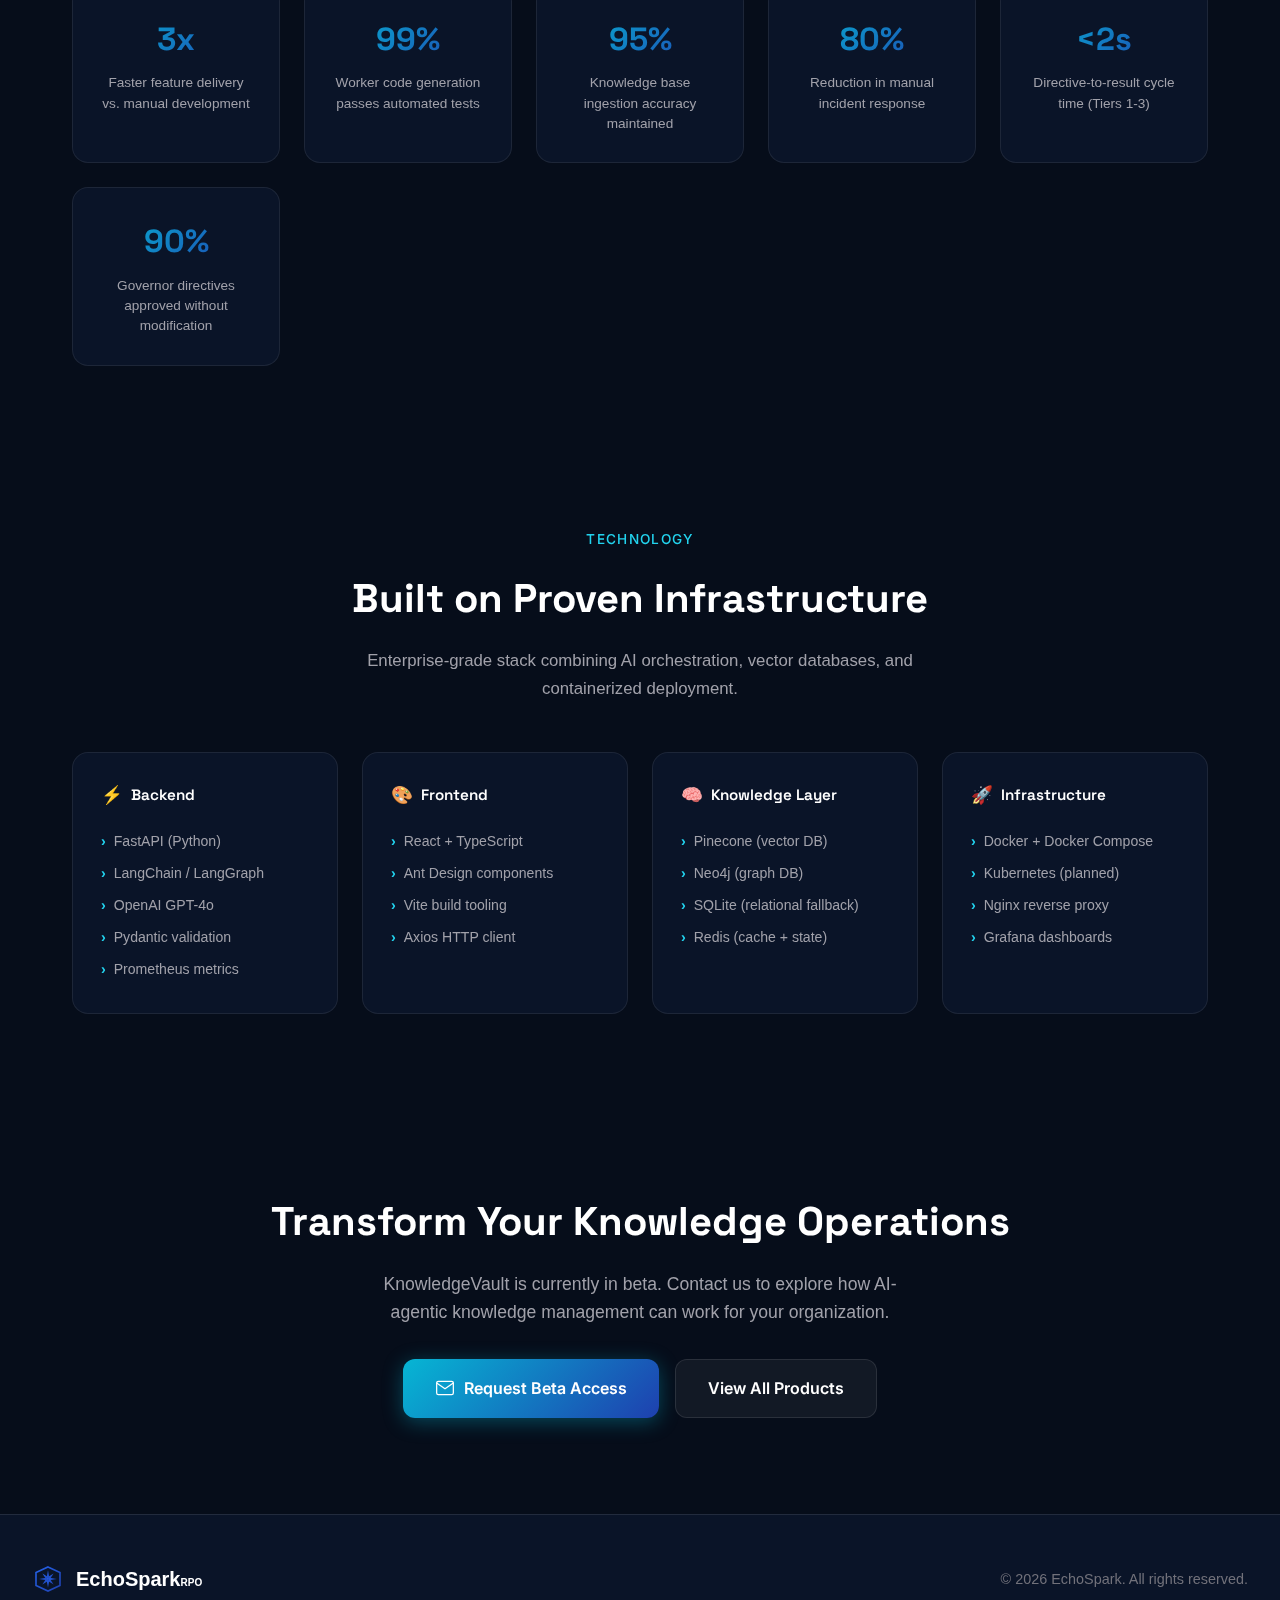
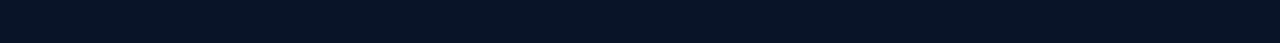
<file: kv/index.html>
<!DOCTYPE html>
<html lang="en">
<head>
    <meta charset="UTF-8">
    <meta name="viewport" content="width=device-width, initial-scale=1.0">
    <title>KnowledgeVault - EchoSpark</title>
    <meta name="description" content="KnowledgeVault: AI-Agentic Knowledge Management Platform with autonomous agent hierarchy for enterprise intelligence.">
    <link rel="icon" type="image/svg+xml" href="/icons/favicon.svg">
    <link rel="icon" type="image/png" href="/favicon.png">
    <link href="https://fonts.googleapis.com/css2?family=Inter:wght@300;400;500;600;700;800&family=Space+Grotesk:wght@400;500;600;700&family=JetBrains+Mono:wght@400;500;600&display=swap" rel="stylesheet">
    <link rel="stylesheet" href="/styles.css">
    <style>
        /* KnowledgeVault page-specific styles */
        .kv-hero {
            padding: 10rem 2rem 4rem;
            text-align: center;
            position: relative;
            z-index: 1;
        }
        .kv-hero-badges {
            display: flex;
            gap: 0.75rem;
            justify-content: center;
            flex-wrap: wrap;
            margin-bottom: 2rem;
        }
        .kv-badge {
            display: inline-flex;
            align-items: center;
            gap: 0.5rem;
            padding: 0.5rem 1.25rem;
            border-radius: 50px;
            font-size: 0.85rem;
            font-weight: 500;
            font-family: 'Inter', sans-serif;
        }
        .kv-badge-ai {
            background: rgba(6, 182, 212, 0.12);
            color: #22d3ee;
            border: 1px solid rgba(6, 182, 212, 0.25);
        }
        .kv-badge-agents {
            background: rgba(30, 64, 175, 0.12);
            color: #c084fc;
            border: 1px solid rgba(30, 64, 175, 0.25);
        }
        .kv-badge-beta {
            background: rgba(234, 179, 8, 0.12);
            color: #facc15;
            border: 1px solid rgba(234, 179, 8, 0.25);
        }
        .kv-hero h1 {
            font-family: 'Space Grotesk', sans-serif;
            font-size: clamp(2.5rem, 6vw, 4.5rem);
            font-weight: 800;
            line-height: 1.1;
            margin-bottom: 1.5rem;
            background: linear-gradient(135deg, #06b6d4, #1e40af, #2563eb);
            -webkit-background-clip: text;
            -webkit-text-fill-color: transparent;
            background-clip: text;
        }
        .kv-hero-subtitle {
            font-size: clamp(1rem, 2.5vw, 1.35rem);
            color: var(--text-secondary);
            max-width: 740px;
            margin: 0 auto 2.5rem;
            line-height: 1.7;
        }
        .kv-hero-actions {
            display: flex;
            gap: 1rem;
            justify-content: center;
            flex-wrap: wrap;
        }
        .kv-btn {
            display: inline-flex;
            align-items: center;
            gap: 0.6rem;
            padding: 1rem 2rem;
            border-radius: 12px;
            font-family: 'Inter', sans-serif;
            font-size: 1rem;
            font-weight: 600;
            text-decoration: none;
            transition: all 0.3s cubic-bezier(0.4, 0, 0.2, 1);
        }
        .kv-btn-primary {
            background: linear-gradient(135deg, #06b6d4, #1e40af);
            color: #fff;
            box-shadow: 0 4px 20px rgba(6, 182, 212, 0.35);
        }
        .kv-btn-primary:hover {
            transform: translateY(-2px);
            box-shadow: 0 8px 30px rgba(6, 182, 212, 0.5);
        }
        .kv-btn-secondary {
            background: rgba(255, 255, 255, 0.05);
            color: var(--text-primary);
            border: 1px solid rgba(255, 255, 255, 0.1);
        }
        .kv-btn-secondary:hover {
            background: rgba(255, 255, 255, 0.1);
            transform: translateY(-2px);
        }
        .kv-btn svg {
            width: 20px;
            height: 20px;
        }

        /* Section shared styles */
        .kv-section {
            padding: 5rem 0;
            position: relative;
            z-index: 1;
        }
        .kv-inner {
            max-width: 1200px;
            margin: 0 auto;
            padding: 0 2rem;
        }
        .kv-section-label {
            display: inline-block;
            font-family: 'Inter', sans-serif;
            font-size: 0.85rem;
            font-weight: 500;
            color: #22d3ee;
            text-transform: uppercase;
            letter-spacing: 0.1em;
            margin-bottom: 1rem;
        }
        .kv-section-title {
            font-family: 'Space Grotesk', sans-serif;
            font-size: clamp(1.75rem, 4vw, 2.5rem);
            font-weight: 700;
            color: var(--text-primary);
            margin-bottom: 1rem;
        }
        .kv-section-desc {
            font-size: 1.05rem;
            color: var(--text-secondary);
            max-width: 650px;
            margin: 0 auto;
            line-height: 1.7;
        }
        .kv-text-center { text-align: center; }

        /* Feature cards */
        .kv-features-grid {
            display: grid;
            grid-template-columns: repeat(auto-fit, minmax(280px, 1fr));
            gap: 1.5rem;
            margin-top: 3rem;
        }
        .kv-feature-card {
            background: var(--bg-secondary);
            border: 1px solid rgba(255, 255, 255, 0.08);
            border-radius: 20px;
            padding: 2rem;
            transition: all 0.4s cubic-bezier(0.4, 0, 0.2, 1);
            position: relative;
            overflow: hidden;
        }
        .kv-feature-card::before {
            content: '';
            position: absolute;
            top: 0;
            left: 0;
            right: 0;
            height: 3px;
            background: linear-gradient(90deg, #06b6d4, #1e40af);
            opacity: 0;
            transition: opacity 0.3s ease;
        }
        .kv-feature-card:hover {
            transform: translateY(-5px);
            border-color: rgba(6, 182, 212, 0.3);
            box-shadow: 0 10px 40px rgba(6, 182, 212, 0.08);
        }
        .kv-feature-card:hover::before {
            opacity: 1;
        }
        .kv-feature-icon {
            width: 48px;
            height: 48px;
            border-radius: 14px;
            display: flex;
            align-items: center;
            justify-content: center;
            margin-bottom: 1.25rem;
            background: rgba(6, 182, 212, 0.1);
            color: #22d3ee;
        }
        .kv-feature-icon svg {
            width: 24px;
            height: 24px;
        }
        .kv-feature-card h3 {
            font-family: 'Space Grotesk', sans-serif;
            font-size: 1.15rem;
            font-weight: 700;
            color: var(--text-primary);
            margin-bottom: 0.75rem;
        }
        .kv-feature-card p {
            font-size: 0.92rem;
            color: var(--text-secondary);
            line-height: 1.7;
        }

        /* SAAH architecture diagram */
        .kv-saah {
            margin-top: 3rem;
        }
        .kv-tier {
            position: relative;
            margin-bottom: 1.5rem;
        }
        .kv-tier-bar {
            background: var(--bg-secondary);
            border: 1px solid rgba(255, 255, 255, 0.08);
            border-radius: 16px;
            padding: 1.5rem 2rem;
            display: flex;
            align-items: center;
            gap: 1.5rem;
            transition: all 0.3s ease;
        }
        .kv-tier-bar:hover {
            border-color: rgba(6, 182, 212, 0.3);
            transform: translateX(4px);
        }
        .kv-tier-num {
            font-family: 'Space Grotesk', sans-serif;
            font-size: 0.75rem;
            font-weight: 700;
            text-transform: uppercase;
            letter-spacing: 0.1em;
            white-space: nowrap;
            min-width: 60px;
        }
        .kv-tier-num.t0 { color: #facc15; }
        .kv-tier-num.t1 { color: #22d3ee; }
        .kv-tier-num.t2 { color: #60a5fa; }
        .kv-tier-num.t3 { color: #f472b6; }
        .kv-tier-content h4 {
            font-family: 'Space Grotesk', sans-serif;
            font-size: 1.05rem;
            font-weight: 600;
            color: var(--text-primary);
            margin-bottom: 0.25rem;
        }
        .kv-tier-content p {
            font-size: 0.88rem;
            color: var(--text-secondary);
            line-height: 1.6;
        }
        .kv-tier-agents {
            display: flex;
            flex-wrap: wrap;
            gap: 0.5rem;
            margin-top: 0.5rem;
        }
        .kv-agent-tag {
            font-family: 'JetBrains Mono', monospace;
            font-size: 0.72rem;
            padding: 0.25rem 0.6rem;
            border-radius: 6px;
            background: rgba(255, 255, 255, 0.04);
            border: 1px solid rgba(255, 255, 255, 0.08);
            color: var(--text-tertiary);
        }
        .kv-tier-connector {
            width: 2px;
            height: 1.5rem;
            background: rgba(255, 255, 255, 0.06);
            margin: 0 auto;
        }

        /* Tech stack */
        .kv-tech-grid {
            display: grid;
            grid-template-columns: repeat(auto-fit, minmax(240px, 1fr));
            gap: 1.5rem;
            margin-top: 3rem;
        }
        .kv-tech-card {
            background: var(--bg-secondary);
            border: 1px solid rgba(255, 255, 255, 0.08);
            border-radius: 16px;
            padding: 1.75rem;
            transition: all 0.3s ease;
        }
        .kv-tech-card:hover {
            border-color: rgba(6, 182, 212, 0.2);
            transform: translateY(-3px);
        }
        .kv-tech-card h4 {
            font-family: 'Space Grotesk', sans-serif;
            font-size: 0.95rem;
            font-weight: 600;
            color: var(--text-primary);
            margin-bottom: 1rem;
            display: flex;
            align-items: center;
            gap: 0.5rem;
        }
        .kv-tech-card h4 span {
            font-size: 1.1rem;
        }
        .kv-tech-list {
            list-style: none;
            padding: 0;
            margin: 0;
        }
        .kv-tech-list li {
            font-size: 0.88rem;
            color: var(--text-secondary);
            padding: 0.3rem 0;
            display: flex;
            align-items: center;
            gap: 0.5rem;
        }
        .kv-tech-list li::before {
            content: '›';
            color: #22d3ee;
            font-weight: 700;
        }

        /* Metrics */
        .kv-metrics-grid {
            display: grid;
            grid-template-columns: repeat(auto-fit, minmax(200px, 1fr));
            gap: 1.5rem;
            margin-top: 3rem;
        }
        .kv-metric {
            background: var(--bg-secondary);
            border: 1px solid rgba(255, 255, 255, 0.08);
            border-radius: 16px;
            padding: 1.75rem;
            text-align: center;
            transition: all 0.3s ease;
        }
        .kv-metric:hover {
            border-color: rgba(6, 182, 212, 0.25);
            transform: translateY(-3px);
        }
        .kv-metric-value {
            font-family: 'Space Grotesk', sans-serif;
            font-size: 2rem;
            font-weight: 800;
            background: linear-gradient(135deg, #06b6d4, #1e40af);
            -webkit-background-clip: text;
            -webkit-text-fill-color: transparent;
            background-clip: text;
            margin-bottom: 0.5rem;
        }
        .kv-metric-label {
            font-size: 0.85rem;
            color: var(--text-secondary);
            line-height: 1.5;
        }

        /* CTA */
        .kv-cta {
            padding: 6rem 2rem;
            text-align: center;
            position: relative;
            z-index: 1;
        }
        .kv-cta h2 {
            font-family: 'Space Grotesk', sans-serif;
            font-size: clamp(1.75rem, 4vw, 2.5rem);
            font-weight: 700;
            color: var(--text-primary);
            margin-bottom: 1rem;
        }
        .kv-cta p {
            color: var(--text-secondary);
            font-size: 1.1rem;
            margin-bottom: 2rem;
            max-width: 550px;
            margin-left: auto;
            margin-right: auto;
        }

        @media (max-width: 768px) {
            .kv-tier-bar {
                flex-direction: column;
                align-items: flex-start;
                gap: 0.75rem;
            }
        }
    </style>
</head>
<!-- Google tag (gtag.js) -->
<script async src="https://www.googletagmanager.com/gtag/js?id=G-BP724NMT95"></script>
<script>
  window.dataLayer = window.dataLayer || [];
  function gtag(){dataLayer.push(arguments);}
  gtag('js', new Date());
  gtag('config', 'G-BP724NMT95');
</script>
<body>
    <!-- Animated Background -->
    <div class="animated-bg">
        <div class="gradient-orb orb-1"></div>
        <div class="gradient-orb orb-2"></div>
        <div class="gradient-orb orb-3"></div>
    </div>

    <!-- Navigation -->
    <header class="header">
        <nav class="nav-container">
            <a href="/" class="logo-container">
                <svg class="logo-icon" viewBox="0 0 40 40" fill="none" xmlns="http://www.w3.org/2000/svg">
                    <path d="M20 5L35 12V28L20 35L5 28V12L20 5Z" stroke="url(#logoGradient)" stroke-width="2" fill="none" class="logo-path"/>
                    <path d="M20 9L22 20L18 20Z" fill="url(#logoGradient)" class="logo-center"/>
                    <path d="M20 31L22 20L18 20Z" fill="url(#logoGradient)" class="logo-center"/>
                    <path d="M31 20L20 18L20 22Z" fill="url(#logoGradient)" class="logo-center"/>
                    <path d="M9 20L20 18L20 22Z" fill="url(#logoGradient)" class="logo-center"/>
                    <path d="M27 13L21.5 21.5L18.5 18.5Z" fill="url(#logoGradient)" class="logo-center"/>
                    <path d="M27 27L21.5 18.5L18.5 21.5Z" fill="url(#logoGradient)" class="logo-center"/>
                    <path d="M13 27L18.5 18.5L21.5 21.5Z" fill="url(#logoGradient)" class="logo-center"/>
                    <path d="M13 13L18.5 21.5L21.5 18.5Z" fill="url(#logoGradient)" class="logo-center"/>
                    <circle cx="20" cy="20" r="1.5" fill="url(#logoGradient)" class="logo-center"/>
                    <defs>
                        <linearGradient id="logoGradient" x1="0%" y1="0%" x2="100%" y2="100%">
                            <stop offset="0%" style="stop-color:#2563eb;stop-opacity:1" />
                            <stop offset="100%" style="stop-color:#1e40af;stop-opacity:1" />
                        </linearGradient>
                    </defs>
                </svg>
                <span class="logo-text">EchoSpark<span class="logo-sub">RPO</span></span>
            </a>
            <ul class="nav-links">
                <li><a href="/about" class="nav-link">About</a></li>
                <li><a href="/products" class="nav-link">Products</a></li>
                <li><a href="/#domains" class="nav-link">Domains</a></li>
                <li><a href="/careers" class="nav-link">Careers</a></li>
                <li><a href="/#contact" class="nav-link">Contact</a></li>
            </ul>
            <button class="menu-toggle" aria-label="Toggle Navigation">
                <span></span>
                <span></span>
                <span></span>
            </button>
        </nav>
    </header>

    <!-- Hero -->
    <section class="kv-hero">
        <div class="kv-hero-badges">
            <span class="kv-badge kv-badge-ai">
                <svg viewBox="0 0 24 24" fill="none" width="16" height="16"><path d="M12 2a7 7 0 017 7c0 3-2 5.5-4 7l-1 3H10l-1-3c-2-1.5-4-4-4-7a7 7 0 017-7z" stroke="currentColor" stroke-width="1.5" stroke-linejoin="round"/><path d="M10 22h4" stroke="currentColor" stroke-width="1.5" stroke-linecap="round"/></svg>
                AI / ML
            </span>
            <span class="kv-badge kv-badge-agents">
                <svg viewBox="0 0 24 24" fill="none" width="16" height="16"><circle cx="12" cy="5" r="2" stroke="currentColor" stroke-width="1.5"/><circle cx="5" cy="19" r="2" stroke="currentColor" stroke-width="1.5"/><circle cx="19" cy="19" r="2" stroke="currentColor" stroke-width="1.5"/><path d="M12 7v4M10 13l-3.5 4.5M14 13l3.5 4.5" stroke="currentColor" stroke-width="1.5" stroke-linecap="round"/><circle cx="12" cy="13" r="2" stroke="currentColor" stroke-width="1.5"/></svg>
                Agentic AI
            </span>
            <span class="kv-badge kv-badge-beta">
                <svg viewBox="0 0 24 24" fill="none" width="16" height="16"><path d="M12 22C17.5228 22 22 17.5228 22 12C22 6.47715 17.5228 2 12 2C6.47715 2 2 6.47715 2 12C2 17.5228 6.47715 22 12 22Z" stroke="currentColor" stroke-width="1.5"/><path d="M12 6v6l4 2" stroke="currentColor" stroke-width="1.5" stroke-linecap="round"/></svg>
                Beta
            </span>
        </div>
        <h1>KnowledgeVault</h1>
        <p class="kv-hero-tagline" style="font-family:'Space Grotesk',sans-serif; font-size:clamp(1.15rem,3vw,1.6rem); font-weight:600; color:var(--text-primary); margin-bottom:1rem; max-width:700px; margin-left:auto; margin-right:auto; line-height:1.4;">
            Messy shared drive <span style="background:linear-gradient(135deg,#06b6d4,#1e40af);-webkit-background-clip:text;-webkit-text-fill-color:transparent;background-clip:text;">solved.</span><br>Knowledge made secure, fast, and <span style="background:linear-gradient(135deg,#06b6d4,#1e40af);-webkit-background-clip:text;-webkit-text-fill-color:transparent;background-clip:text;">easy.</span>
        </p>
        <p class="kv-hero-subtitle">
            Runs on Windows, macOS, and Linux. Built with an AI-first architecture, KnowledgeVault is fully autonomous in organizing, understanding, and surfacing your data, regardless of file format.
        </p>
        <div class="kv-hero-actions">
            <a href="/#contact" class="kv-btn kv-btn-primary">
                <svg viewBox="0 0 24 24" fill="none" width="20" height="20"><path d="M4 4h16c1.1 0 2 .9 2 2v12c0 1.1-.9 2-2 2H4c-1.1 0-2-.9-2-2V6c0-1.1.9-2 2-2z" stroke="currentColor" stroke-width="1.5"/><path d="M22 6l-10 7L2 6" stroke="currentColor" stroke-width="1.5" stroke-linecap="round" stroke-linejoin="round"/></svg>
                Request Access
            </a>
            <a href="#architecture" class="kv-btn kv-btn-secondary">
                Explore Architecture
                <svg viewBox="0 0 24 24" fill="none" width="18" height="18"><path d="M7 17l9.2-5L7 7v10z" fill="currentColor"/></svg>
            </a>
        </div>
    </section>

    <!-- Key Features -->
    <section class="kv-section">
        <div class="kv-inner">
            <div class="kv-text-center">
                <span class="kv-section-label">Capabilities</span>
                <h2 class="kv-section-title">Intelligent Knowledge at Scale</h2>
                <p class="kv-section-desc">
                    KnowledgeVault combines multi-agent AI with enterprise-grade infrastructure to transform how organizations manage and leverage knowledge.
                </p>
            </div>
            <div class="kv-features-grid">
                <div class="kv-feature-card">
                    <div class="kv-feature-icon">
                        <svg viewBox="0 0 24 24" fill="none"><path d="M14 2H6a2 2 0 00-2 2v16a2 2 0 002 2h12a2 2 0 002-2V8z" stroke="currentColor" stroke-width="1.5" stroke-linecap="round" stroke-linejoin="round"/><path d="M14 2v6h6M16 13H8M16 17H8M10 9H8" stroke="currentColor" stroke-width="1.5" stroke-linecap="round" stroke-linejoin="round"/></svg>
                    </div>
                    <h3>Smart Document Ingestion</h3>
                    <p>Automatic chunking, embedding, and knowledge graph creation from PDF, DOCX, TXT, XLSX, and Markdown. AI-verified documents receive the KV Shield Badge for trusted content.</p>
                </div>
                <div class="kv-feature-card">
                    <div class="kv-feature-icon" style="background: rgba(30, 64, 175, 0.1); color: #c084fc;">
                        <svg viewBox="0 0 24 24" fill="none"><circle cx="11" cy="11" r="8" stroke="currentColor" stroke-width="1.5"/><path d="M21 21l-4.35-4.35" stroke="currentColor" stroke-width="1.5" stroke-linecap="round"/></svg>
                    </div>
                    <h3>Semantic Search &amp; RAG</h3>
                    <p>Multi-agent retrieval augmented generation with citations. Orchestrated agent workflows handle complex queries, extracting entities and mapping relationships across your knowledge base.</p>
                </div>
                <div class="kv-feature-card">
                    <div class="kv-feature-icon" style="background: rgba(37, 99, 235, 0.1); color: #60a5fa;">
                        <svg viewBox="0 0 24 24" fill="none"><circle cx="12" cy="5" r="2" stroke="currentColor" stroke-width="1.5"/><circle cx="5" cy="19" r="2" stroke="currentColor" stroke-width="1.5"/><circle cx="19" cy="19" r="2" stroke="currentColor" stroke-width="1.5"/><path d="M12 7v4M10 13l-3.5 4.5M14 13l3.5 4.5" stroke="currentColor" stroke-width="1.5" stroke-linecap="round"/><circle cx="12" cy="13" r="2" stroke="currentColor" stroke-width="1.5"/></svg>
                    </div>
                    <h3>Autonomous Agent Network</h3>
                    <p>A four-tier hierarchy of specialized AI agents handles everything from strategic planning to code execution, while humans set priorities and approve key decisions.</p>
                </div>
                <div class="kv-feature-card">
                    <div class="kv-feature-icon" style="background: rgba(236, 72, 153, 0.1); color: #f472b6;">
                        <svg viewBox="0 0 24 24" fill="none"><path d="M12 22s8-4 8-10V5l-8-3-8 3v7c0 6 8 10 8 10z" stroke="currentColor" stroke-width="1.5" stroke-linejoin="round"/><path d="M9 12l2 2 4-4" stroke="currentColor" stroke-width="1.5" stroke-linecap="round" stroke-linejoin="round"/></svg>
                    </div>
                    <h3>Enterprise Security</h3>
                    <p>Role-based access control, PII filtering middleware, JWT authentication, and compliance reporting. All agent decisions are fully auditable through the knowledge graph.</p>
                </div>
                <div class="kv-feature-card">
                    <div class="kv-feature-icon" style="background: rgba(34, 197, 94, 0.1); color: #4ade80;">
                        <svg viewBox="0 0 24 24" fill="none"><path d="M18 20V10M12 20V4M6 20v-6" stroke="currentColor" stroke-width="2" stroke-linecap="round" stroke-linejoin="round"/></svg>
                    </div>
                    <h3>Real Time Monitoring</h3>
                    <p>Prometheus metrics, Grafana dashboards, and a live event stream give operators full visibility into system health, agent activity, and knowledge base growth.</p>
                </div>
                <div class="kv-feature-card">
                    <div class="kv-feature-icon" style="background: rgba(234, 179, 8, 0.1); color: #facc15;">
                        <svg viewBox="0 0 24 24" fill="none"><path d="M13 2L3 14h9l-1 8 10-12h-9l1-8z" stroke="currentColor" stroke-width="1.5" stroke-linecap="round" stroke-linejoin="round"/></svg>
                    </div>
                    <h3>Self Improving System</h3>
                    <p>Agents tune their own prompts based on outcomes, shift resources to underperforming areas, and continuously optimize the knowledge base for frequently accessed content.</p>
                </div>
            </div>
        </div>
    </section>

    <!-- SAAH Architecture -->
    <section class="kv-section" id="architecture">
        <div class="kv-inner">
            <div class="kv-text-center">
                <span class="kv-section-label">Architecture</span>
                <h2 class="kv-section-title">Stratified Autonomous Agent Hierarchy</h2>
                <p class="kv-section-desc">
                    Four tiers of specialized AI agents with increasing autonomy and narrowing scope, from strategic governance down to atomic task execution.
                </p>
            </div>
            <div class="kv-saah">
                <div class="kv-tier">
                    <div class="kv-tier-bar">
                        <span class="kv-tier-num t0">Tier 0</span>
                        <div class="kv-tier-content">
                            <h4>Governor Council</h4>
                            <p>Strategic planning, policy setting, and cross-domain conflict resolution. Human approval gates ensure alignment with organizational goals.</p>
                            <div class="kv-tier-agents">
                                <span class="kv-agent-tag">GovernorCouncilAgent</span>
                                <span class="kv-agent-tag">Human Approval Gate</span>
                            </div>
                        </div>
                    </div>
                </div>
                <div class="kv-tier-connector"></div>
                <div class="kv-tier">
                    <div class="kv-tier-bar">
                        <span class="kv-tier-num t1">Tier 1</span>
                        <div class="kv-tier-content">
                            <h4>Domain Directors</h4>
                            <p>Three specialized directors coordinate their domains: Product (feature specs, backlog), Engineering (technical plans, code quality), and Operations (health, security, incidents).</p>
                            <div class="kv-tier-agents">
                                <span class="kv-agent-tag">ProductDirector</span>
                                <span class="kv-agent-tag">EngineeringDirector</span>
                                <span class="kv-agent-tag">OperationsDirector</span>
                            </div>
                        </div>
                    </div>
                </div>
                <div class="kv-tier-connector"></div>
                <div class="kv-tier">
                    <div class="kv-tier-bar">
                        <span class="kv-tier-num t2">Tier 2</span>
                        <div class="kv-tier-content">
                            <h4>Manager Agents</h4>
                            <p>Task decomposition specialists that translate Director-level objectives into executable assignments for Worker agents.</p>
                            <div class="kv-tier-agents">
                                <span class="kv-agent-tag">PRD Manager</span>
                                <span class="kv-agent-tag">UX Manager</span>
                                <span class="kv-agent-tag">QA Manager</span>
                                <span class="kv-agent-tag">Frontend Manager</span>
                                <span class="kv-agent-tag">Backend Manager</span>
                                <span class="kv-agent-tag">Infra Manager</span>
                                <span class="kv-agent-tag">Security Manager</span>
                                <span class="kv-agent-tag">Monitoring Manager</span>
                                <span class="kv-agent-tag">Docs Manager</span>
                            </div>
                        </div>
                    </div>
                </div>
                <div class="kv-tier-connector"></div>
                <div class="kv-tier">
                    <div class="kv-tier-bar">
                        <span class="kv-tier-num t3">Tier 3</span>
                        <div class="kv-tier-content">
                            <h4>Worker Agents</h4>
                            <p>Atomic, single-purpose executors that carry out the actual work: code generation, testing, schema creation, deployment, scanning, and knowledge processing.</p>
                            <div class="kv-tier-agents">
                                <span class="kv-agent-tag">CodeGen</span>
                                <span class="kv-agent-tag">TestGen</span>
                                <span class="kv-agent-tag">Schema</span>
                                <span class="kv-agent-tag">Migration</span>
                                <span class="kv-agent-tag">Component</span>
                                <span class="kv-agent-tag">Deploy</span>
                                <span class="kv-agent-tag">Ingestion</span>
                                <span class="kv-agent-tag">Retrieval</span>
                                <span class="kv-agent-tag">Optimization</span>
                                <span class="kv-agent-tag">Expert</span>
                            </div>
                        </div>
                    </div>
                </div>
            </div>
        </div>
    </section>

    <!-- Target Metrics -->
    <section class="kv-section">
        <div class="kv-inner">
            <div class="kv-text-center">
                <span class="kv-section-label">Performance Targets</span>
                <h2 class="kv-section-title">Engineered for Autonomy</h2>
                <p class="kv-section-desc">
                    KnowledgeVault targets aggressive benchmarks across autonomy, quality, and operational efficiency.
                </p>
            </div>
            <div class="kv-metrics-grid">
                <div class="kv-metric">
                    <div class="kv-metric-value">3x</div>
                    <div class="kv-metric-label">Faster feature delivery vs. manual development</div>
                </div>
                <div class="kv-metric">
                    <div class="kv-metric-value">99%</div>
                    <div class="kv-metric-label">Worker code generation passes automated tests</div>
                </div>
                <div class="kv-metric">
                    <div class="kv-metric-value">95%</div>
                    <div class="kv-metric-label">Knowledge base ingestion accuracy maintained</div>
                </div>
                <div class="kv-metric">
                    <div class="kv-metric-value">80%</div>
                    <div class="kv-metric-label">Reduction in manual incident response</div>
                </div>
                <div class="kv-metric">
                    <div class="kv-metric-value">&lt;2s</div>
                    <div class="kv-metric-label">Directive-to-result cycle time (Tiers 1-3)</div>
                </div>
                <div class="kv-metric">
                    <div class="kv-metric-value">90%</div>
                    <div class="kv-metric-label">Governor directives approved without modification</div>
                </div>
            </div>
        </div>
    </section>

    <!-- Tech Stack -->
    <section class="kv-section">
        <div class="kv-inner">
            <div class="kv-text-center">
                <span class="kv-section-label">Technology</span>
                <h2 class="kv-section-title">Built on Proven Infrastructure</h2>
                <p class="kv-section-desc">
                    Enterprise-grade stack combining AI orchestration, vector databases, and containerized deployment.
                </p>
            </div>
            <div class="kv-tech-grid">
                <div class="kv-tech-card">
                    <h4><span>⚡</span> Backend</h4>
                    <ul class="kv-tech-list">
                        <li>FastAPI (Python)</li>
                        <li>LangChain / LangGraph</li>
                        <li>OpenAI GPT-4o</li>
                        <li>Pydantic validation</li>
                        <li>Prometheus metrics</li>
                    </ul>
                </div>
                <div class="kv-tech-card">
                    <h4><span>🎨</span> Frontend</h4>
                    <ul class="kv-tech-list">
                        <li>React + TypeScript</li>
                        <li>Ant Design components</li>
                        <li>Vite build tooling</li>
                        <li>Axios HTTP client</li>
                    </ul>
                </div>
                <div class="kv-tech-card">
                    <h4><span>🧠</span> Knowledge Layer</h4>
                    <ul class="kv-tech-list">
                        <li>Pinecone (vector DB)</li>
                        <li>Neo4j (graph DB)</li>
                        <li>SQLite (relational fallback)</li>
                        <li>Redis (cache + state)</li>
                    </ul>
                </div>
                <div class="kv-tech-card">
                    <h4><span>🚀</span> Infrastructure</h4>
                    <ul class="kv-tech-list">
                        <li>Docker + Docker Compose</li>
                        <li>Kubernetes (planned)</li>
                        <li>Nginx reverse proxy</li>
                        <li>Grafana dashboards</li>
                    </ul>
                </div>
            </div>
        </div>
    </section>

    <!-- CTA -->
    <section class="kv-cta">
        <h2>Transform Your Knowledge Operations</h2>
        <p>KnowledgeVault is currently in beta. Contact us to explore how AI-agentic knowledge management can work for your organization.</p>
        <div class="kv-hero-actions">
            <a href="/#contact" class="kv-btn kv-btn-primary">
                <svg viewBox="0 0 24 24" fill="none" width="20" height="20"><path d="M4 4h16c1.1 0 2 .9 2 2v12c0 1.1-.9 2-2 2H4c-1.1 0-2-.9-2-2V6c0-1.1.9-2 2-2z" stroke="currentColor" stroke-width="1.5"/><path d="M22 6l-10 7L2 6" stroke="currentColor" stroke-width="1.5" stroke-linecap="round" stroke-linejoin="round"/></svg>
                Request Beta Access
            </a>
            <a href="/products" class="kv-btn kv-btn-secondary">
                View All Products
            </a>
        </div>
    </section>

    <!-- Footer -->
    <footer class="footer">
        <div class="footer-content">
            <div class="footer-logo">
                <svg class="logo-icon" viewBox="0 0 40 40" fill="none" xmlns="http://www.w3.org/2000/svg">
                    <path d="M20 5L35 12V28L20 35L5 28V12L20 5Z" stroke="url(#footerLogoGradient)" stroke-width="2" fill="none"/>
                    <path d="M20 9L22 20L18 20Z" fill="url(#footerLogoGradient)"/>
                    <path d="M20 31L22 20L18 20Z" fill="url(#footerLogoGradient)"/>
                    <path d="M31 20L20 18L20 22Z" fill="url(#footerLogoGradient)"/>
                    <path d="M9 20L20 18L20 22Z" fill="url(#footerLogoGradient)"/>
                    <path d="M27 13L21.5 21.5L18.5 18.5Z" fill="url(#footerLogoGradient)"/>
                    <path d="M27 27L21.5 18.5L18.5 21.5Z" fill="url(#footerLogoGradient)"/>
                    <path d="M13 27L18.5 18.5L21.5 21.5Z" fill="url(#footerLogoGradient)"/>
                    <path d="M13 13L18.5 21.5L21.5 18.5Z" fill="url(#footerLogoGradient)"/>
                    <circle cx="20" cy="20" r="1.5" fill="url(#footerLogoGradient)"/>
                    <defs>
                        <linearGradient id="footerLogoGradient" x1="0%" y1="0%" x2="100%" y2="100%">
                            <stop offset="0%" style="stop-color:#2563eb;stop-opacity:1" />
                            <stop offset="100%" style="stop-color:#1e40af;stop-opacity:1" />
                        </linearGradient>
                    </defs>
                </svg>
                <span>EchoSpark<span class="logo-sub">RPO</span></span>
            </div>
            <p class="footer-text">&copy; <span id="current-year">2026</span> EchoSpark. All rights reserved.</p>
        </div>
    </footer>

    <!-- Live Chat Widget -->
    <div class="chat-widget">
        <div class="chat-button" id="chatButton" aria-label="Open Chat">
            <svg viewBox="0 0 24 24" fill="none" xmlns="http://www.w3.org/2000/svg">
                <path d="M21 15a2 2 0 0 1-2 2H7l-4 4V5a2 2 0 0 1 2-2h14a2 2 0 0 1 2 2z" stroke="currentColor" stroke-width="2" stroke-linecap="round" stroke-linejoin="round"/>
            </svg>
        </div>
        <div class="chat-window" id="chatWindow">
            <div class="chat-header">
                <div class="chat-header-content">
                    <div class="chat-header-icon">
                        <svg viewBox="0 0 24 24" fill="none" xmlns="http://www.w3.org/2000/svg">
                            <path d="M21 15a2 2 0 0 1-2 2H7l-4 4V5a2 2 0 0 1 2-2h14a2 2 0 0 1 2 2z" stroke="currentColor" stroke-width="2" stroke-linecap="round" stroke-linejoin="round"/>
                        </svg>
                    </div>
                    <div class="chat-header-text">
                        <h3>EchoSpark Support</h3>
                        <p>We're here to help</p>
                    </div>
                </div>
                <button class="chat-close" id="chatClose" aria-label="Close Chat">&times;</button>
            </div>
            <div class="chat-messages" id="chatMessages">
                <div class="chat-message bot-message">
                    <div class="message-content">
                        <p>Hello! I'm here to help answer questions about EchoSpark's services. How can I assist you today?</p>
                    </div>
                </div>
            </div>
            <div class="chat-input-container">
                <input type="text" id="chatInput" class="chat-input" placeholder="Type your message..." autocomplete="off">
                <button class="chat-send" id="chatSend" aria-label="Send Message">
                    <svg viewBox="0 0 24 24" fill="none" xmlns="http://www.w3.org/2000/svg">
                        <path d="M22 2L11 13M22 2l-7 20-4-9-9-4 20-7z" stroke="currentColor" stroke-width="2" stroke-linecap="round" stroke-linejoin="round"/>
                    </svg>
                </button>
            </div>
        </div>
    </div>

    <script src="/script.js"></script>
</body>
</html>
</file>
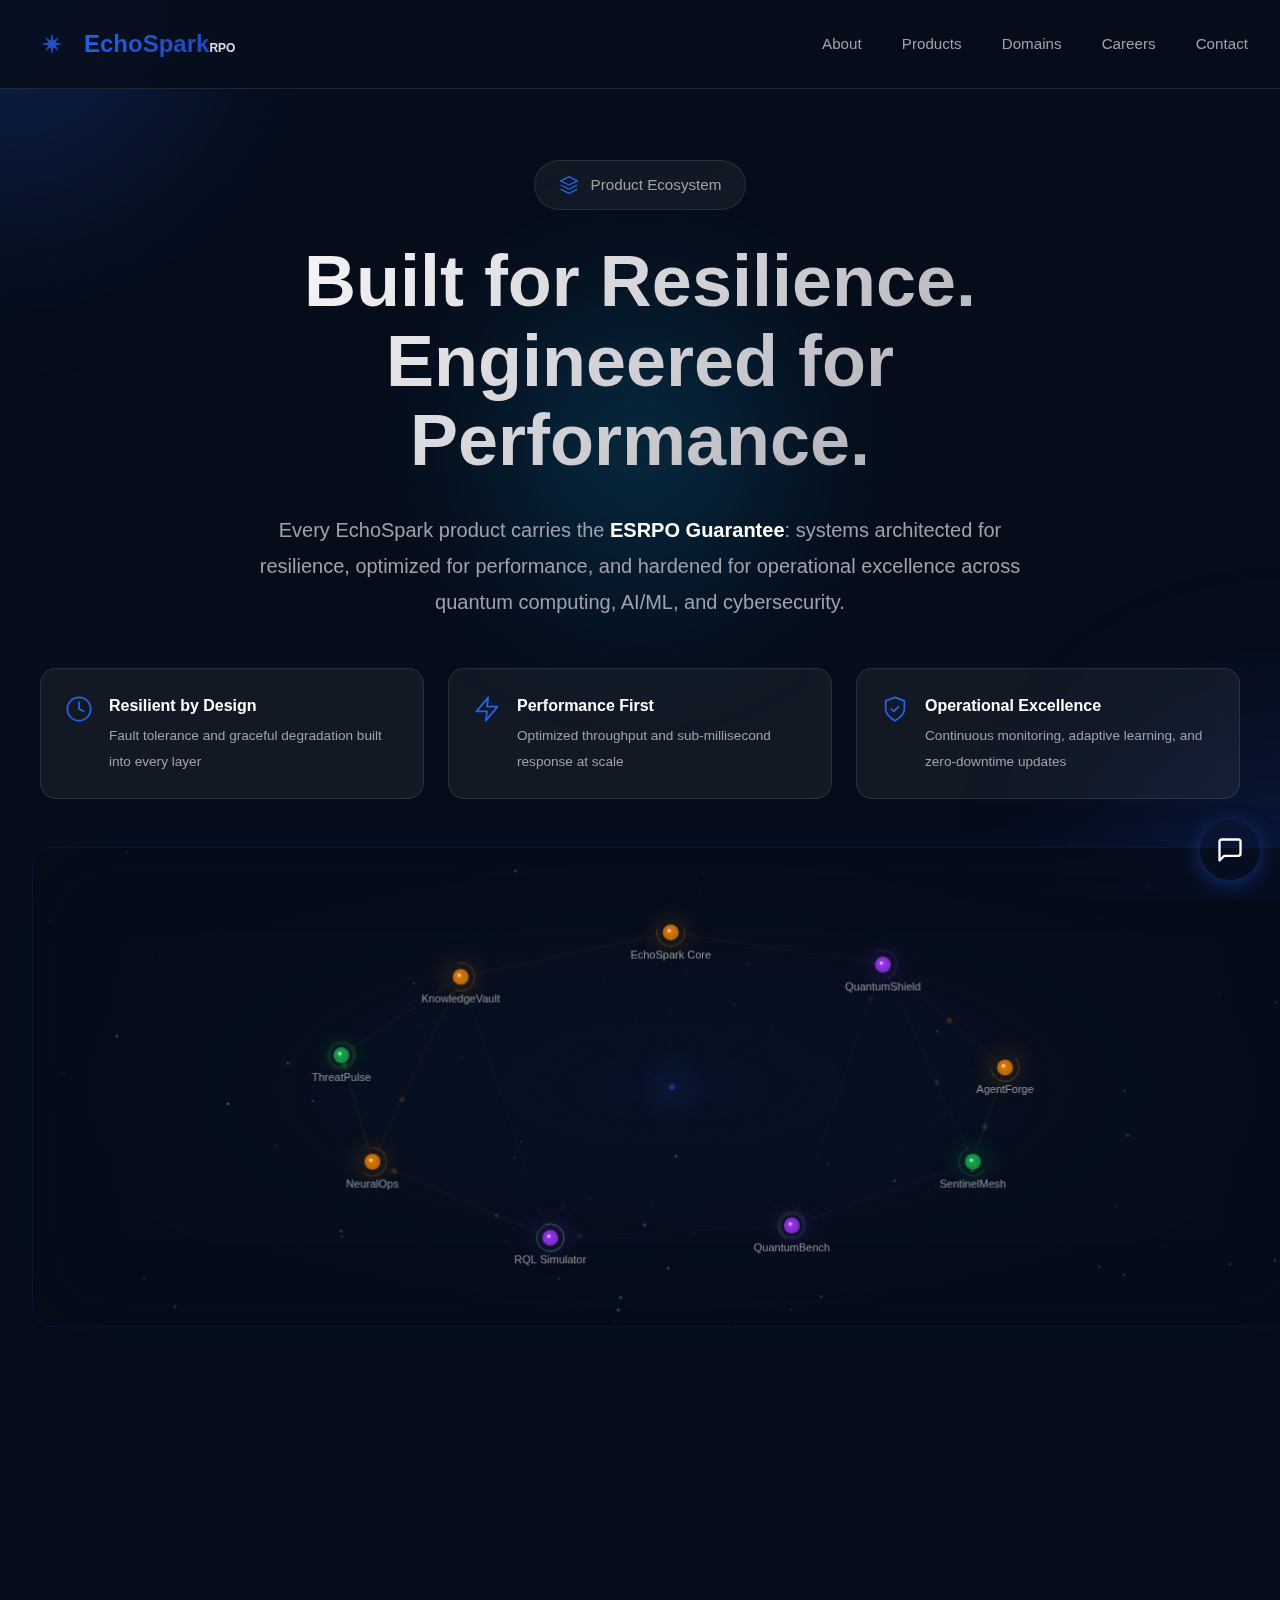
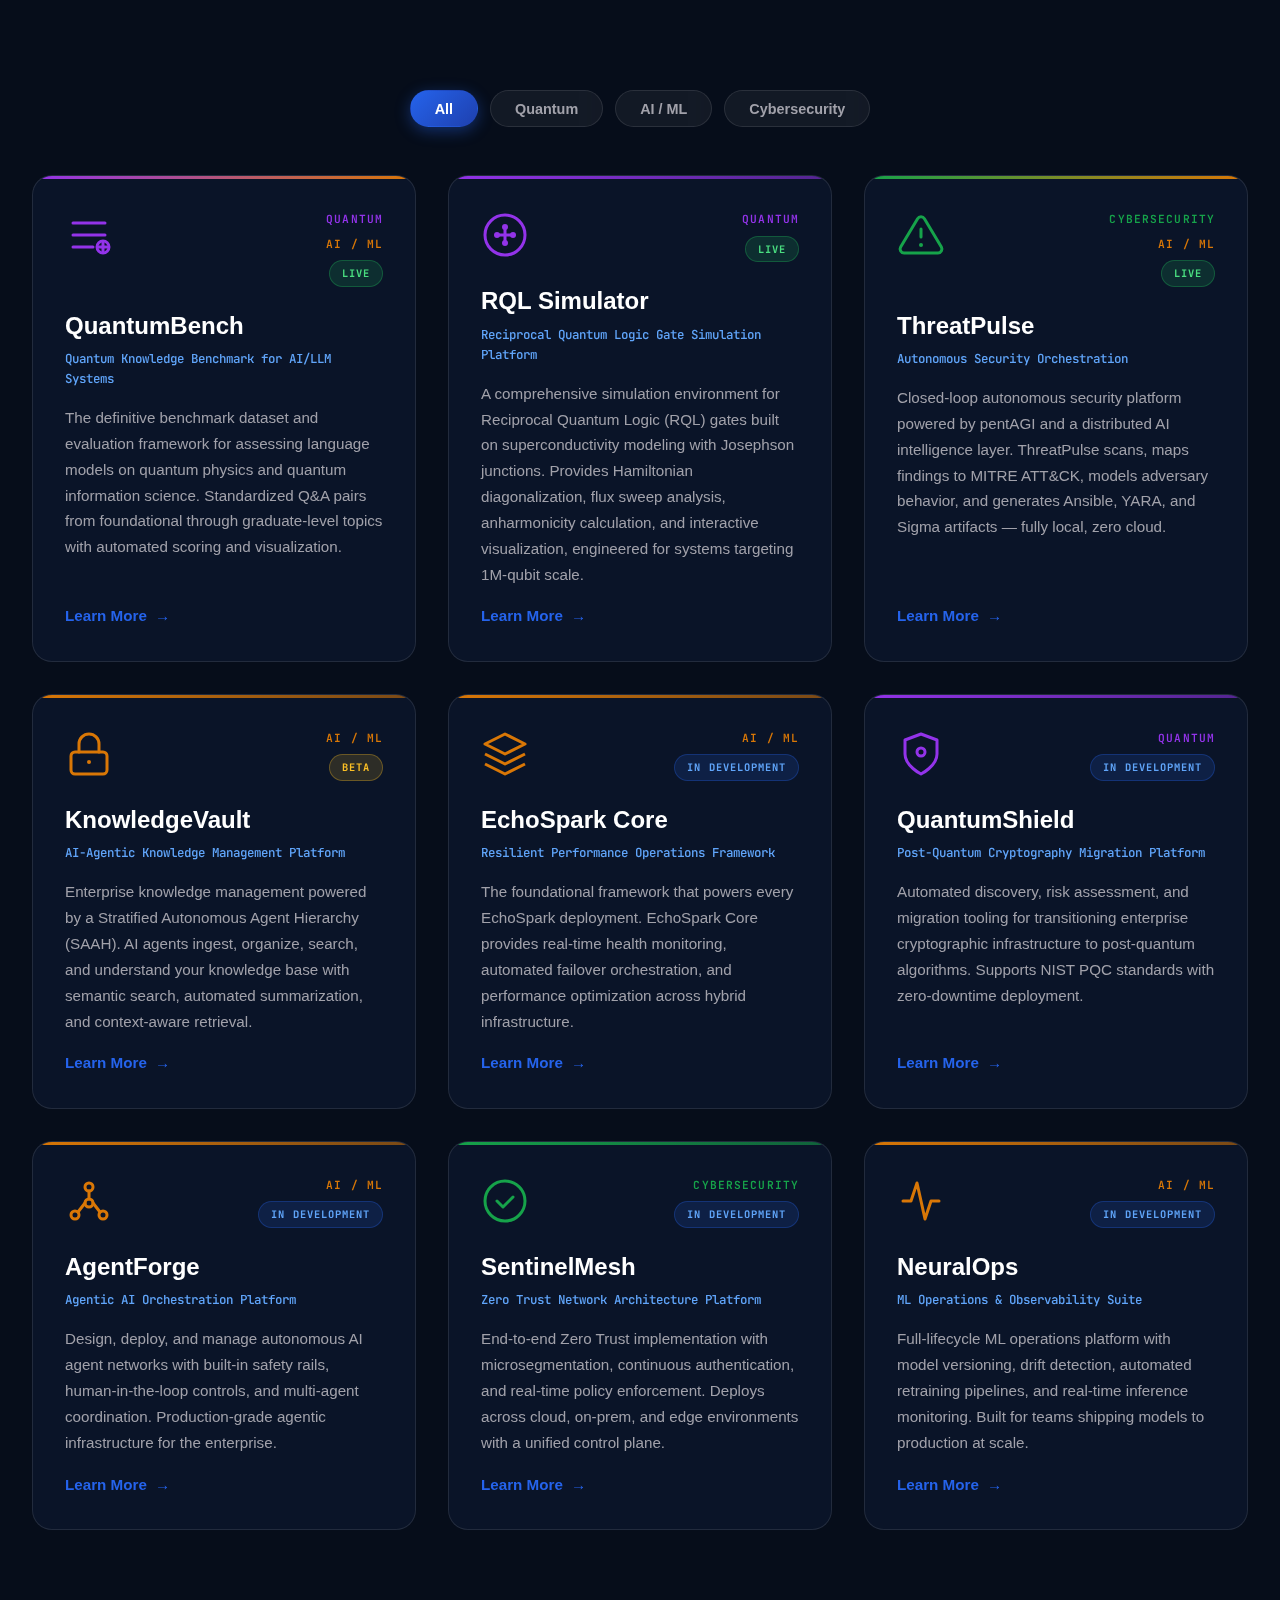
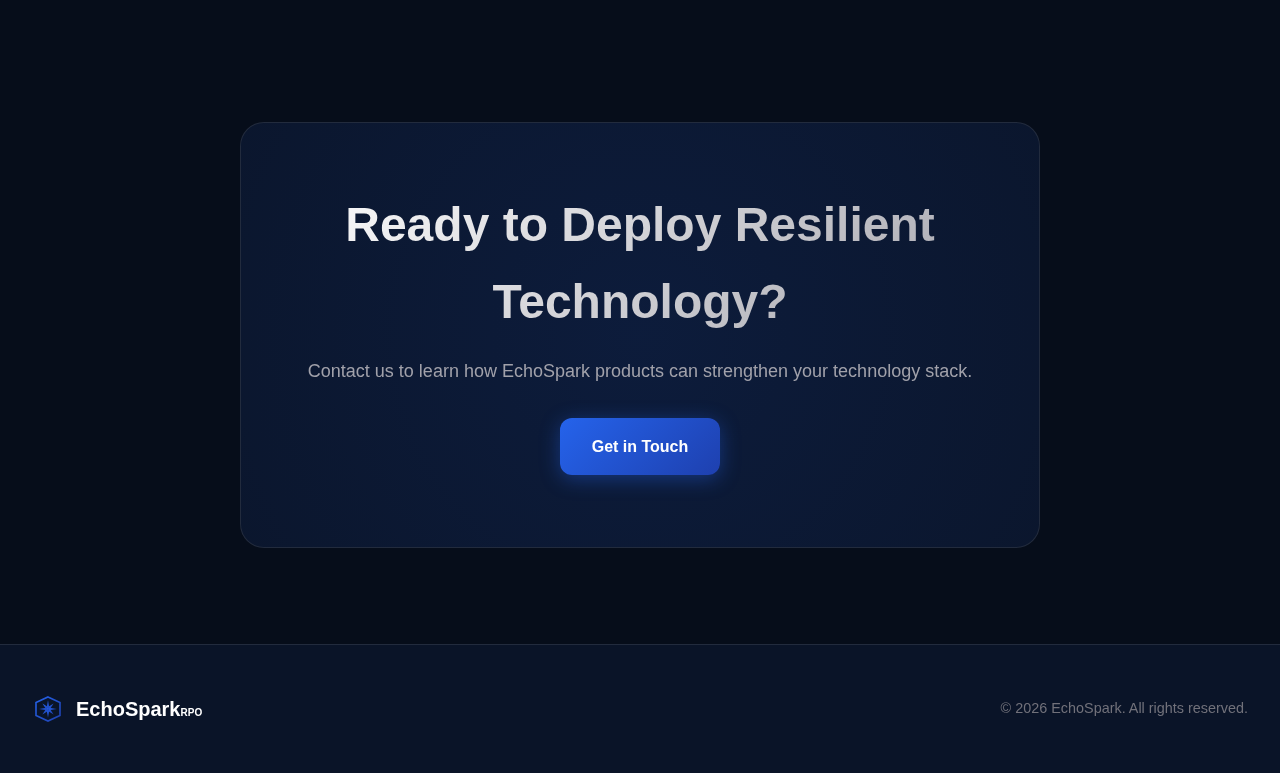
<file: products/index.html>
<!DOCTYPE html>
<html lang="en">
<head>
    <meta charset="UTF-8">
    <meta name="viewport" content="width=device-width, initial-scale=1.0">
    <title>Products - EchoSpark</title>
    <link rel="icon" type="image/svg+xml" href="/icons/favicon.svg">
    <link rel="icon" type="image/png" href="/favicon.png">
    <link href="https://fonts.googleapis.com/css2?family=Inter:wght@300;400;500;600;700;800&family=Syne:wght@400;500;600;700;800&family=JetBrains+Mono:wght@400;500;600&display=swap" rel="stylesheet">
    <link rel="stylesheet" href="/styles.css">
</head>
<!-- Google tag (gtag.js) -->
<script async src="https://www.googletagmanager.com/gtag/js?id=G-BP724NMT95"></script>
<script>
  window.dataLayer = window.dataLayer || [];
  function gtag(){dataLayer.push(arguments);}
  gtag('js', new Date());
  gtag('config', 'G-BP724NMT95');
</script>
<body>
    <!-- Animated Background -->
    <div class="animated-bg">
        <div class="gradient-orb orb-1"></div>
        <div class="gradient-orb orb-2"></div>
        <div class="gradient-orb orb-3"></div>
    </div>

    <!-- Navigation -->
    <header class="header">
        <nav class="nav-container">
            <a href="/" class="logo-container">
                <svg class="logo-icon" viewBox="0 0 40 40" fill="none" xmlns="http://www.w3.org/2000/svg">
                    <path d="M20 5L35 12V28L20 35L5 28V12L20 5Z" stroke="url(#logoGradient)" stroke-width="2" fill="none" class="logo-path"/>
                    <path d="M20 9L22 20L18 20Z" fill="url(#logoGradient)" class="logo-center"/>
                    <path d="M20 31L22 20L18 20Z" fill="url(#logoGradient)" class="logo-center"/>
                    <path d="M31 20L20 18L20 22Z" fill="url(#logoGradient)" class="logo-center"/>
                    <path d="M9 20L20 18L20 22Z" fill="url(#logoGradient)" class="logo-center"/>
                    <path d="M27 13L21.5 21.5L18.5 18.5Z" fill="url(#logoGradient)" class="logo-center"/>
                    <path d="M27 27L21.5 18.5L18.5 21.5Z" fill="url(#logoGradient)" class="logo-center"/>
                    <path d="M13 27L18.5 18.5L21.5 21.5Z" fill="url(#logoGradient)" class="logo-center"/>
                    <path d="M13 13L18.5 21.5L21.5 18.5Z" fill="url(#logoGradient)" class="logo-center"/>
                    <circle cx="20" cy="20" r="1.5" fill="url(#logoGradient)" class="logo-center"/>
                    <defs>
                        <linearGradient id="logoGradient" x1="0%" y1="0%" x2="100%" y2="100%">
                            <stop offset="0%" style="stop-color:#2563eb;stop-opacity:1" />
                            <stop offset="100%" style="stop-color:#1e40af;stop-opacity:1" />
                        </linearGradient>
                    </defs>
                </svg>
                <span class="logo-text">EchoSpark<span class="logo-sub">RPO</span></span>
            </a>
            <ul class="nav-links">
                <li><a href="/about" class="nav-link">About</a></li>
                <li><a href="/products" class="nav-link">Products</a></li>
                <li><a href="/#domains" class="nav-link">Domains</a></li>
                <li><a href="/careers" class="nav-link">Careers</a></li>
                <li><a href="/#contact" class="nav-link">Contact</a></li>
            </ul>
            <button class="menu-toggle" aria-label="Toggle Navigation">
                <span></span>
                <span></span>
                <span></span>
            </button>
        </nav>
    </header>

    <!-- Products Hero with RPO Guarantee -->
    <section class="service-hero" style="padding-bottom: 3rem;">
        <div class="section-container">
            <div class="service-hero-content">
                <div class="service-badge">
                    <svg viewBox="0 0 24 24" fill="none" xmlns="http://www.w3.org/2000/svg" class="badge-icon">
                        <path d="M12 2L2 7L12 12L22 7L12 2Z" stroke="currentColor" stroke-width="1.5" stroke-linejoin="round"/>
                        <path d="M2 17L12 22L22 17" stroke="currentColor" stroke-width="1.5" stroke-linejoin="round"/>
                        <path d="M2 12L12 17L22 12" stroke="currentColor" stroke-width="1.5" stroke-linejoin="round"/>
                    </svg>
                    <span>Product Ecosystem</span>
                </div>
                <h1 class="service-title">Built for Resilience. Engineered for Performance.</h1>
                <p class="service-description">
                    Every EchoSpark product carries the <strong style="color: var(--text-primary);">ESRPO Guarantee</strong>: 
                    systems architected for resilience, optimized for performance, and hardened for operational excellence 
                    across quantum computing, AI/ML, and cybersecurity.
                </p>
            </div>
        </div>
    </section>

    <!-- RPO Principles Banner -->
    <section class="products-principles">
        <div class="section-container">
            <div class="principles-strip">
                <div class="principle-chip">
                    <svg viewBox="0 0 24 24" fill="none" xmlns="http://www.w3.org/2000/svg">
                        <path d="M12 22C17.5228 22 22 17.5228 22 12C22 6.47715 17.5228 2 12 2C6.47715 2 2 6.47715 2 12C2 17.5228 6.47715 22 12 22Z" stroke="currentColor" stroke-width="1.5"/>
                        <path d="M12 6V12L16 14" stroke="currentColor" stroke-width="1.5" stroke-linecap="round"/>
                    </svg>
                    <div>
                        <strong>Resilient by Design</strong>
                        <span>Fault tolerance and graceful degradation built into every layer</span>
                    </div>
                </div>
                <div class="principle-chip">
                    <svg viewBox="0 0 24 24" fill="none" xmlns="http://www.w3.org/2000/svg">
                        <path d="M13 2L3 14H12L11 22L21 10H12L13 2Z" stroke="currentColor" stroke-width="1.5" stroke-linecap="round" stroke-linejoin="round"/>
                    </svg>
                    <div>
                        <strong>Performance First</strong>
                        <span>Optimized throughput and sub-millisecond response at scale</span>
                    </div>
                </div>
                <div class="principle-chip">
                    <svg viewBox="0 0 24 24" fill="none" xmlns="http://www.w3.org/2000/svg">
                        <path d="M12 22s8-4 8-10V5l-8-3-8 3v7c0 6 8 10 8 10z" stroke="currentColor" stroke-width="1.5" stroke-linejoin="round"/>
                        <path d="M9 12l2 2 4-4" stroke="currentColor" stroke-width="1.5" stroke-linecap="round" stroke-linejoin="round"/>
                    </svg>
                    <div>
                        <strong>Operational Excellence</strong>
                        <span>Continuous monitoring, adaptive learning, and zero-downtime updates</span>
                    </div>
                </div>
            </div>
        </div>
    </section>

    <!-- Network Constellation Visualization -->
    <section class="products-constellation">
        <div class="section-container">
            <canvas id="constellationCanvas"></canvas>
        </div>
    </section>

    <!-- Product Filter + Grid -->
    <section class="products-section">
        <div class="section-container">
            <div class="section-header">
                <span class="section-label">Our Products</span>
                <h2 class="section-title">The ESRPO Product Ecosystem</h2>
                <p class="section-description">Integrated tools and platforms spanning quantum, AI, and cybersecurity</p>
            </div>

            <!-- Filter Tabs -->
            <div class="product-filters" id="productFilters">
                <button class="filter-btn active" data-filter="all">All</button>
                <button class="filter-btn" data-filter="quantum">Quantum</button>
                <button class="filter-btn" data-filter="ai-ml">AI / ML</button>
                <button class="filter-btn" data-filter="cybersecurity">Cybersecurity</button>
            </div>

            <!-- Product Grid (rendered by JS) -->
            <div class="product-grid" id="productGrid"></div>
        </div>
    </section>

    <!-- CTA -->
    <section class="cta-section">
        <div class="section-container">
            <div class="cta-content">
                <h2>Ready to Deploy Resilient Technology?</h2>
                <p>Contact us to learn how EchoSpark products can strengthen your technology stack.</p>
                <a href="/#contact" class="btn btn-primary">Get in Touch</a>
            </div>
        </div>
    </section>

    <!-- Footer -->
    <footer class="footer">
        <div class="footer-content">
            <div class="footer-logo">
                <svg class="logo-icon" viewBox="0 0 40 40" fill="none" xmlns="http://www.w3.org/2000/svg">
                    <path d="M20 5L35 12V28L20 35L5 28V12L20 5Z" stroke="url(#footerLogoGradient)" stroke-width="2" fill="none"/>
                    <path d="M20 9L22 20L18 20Z" fill="url(#footerLogoGradient)"/>
                    <path d="M20 31L22 20L18 20Z" fill="url(#footerLogoGradient)"/>
                    <path d="M31 20L20 18L20 22Z" fill="url(#footerLogoGradient)"/>
                    <path d="M9 20L20 18L20 22Z" fill="url(#footerLogoGradient)"/>
                    <path d="M27 13L21.5 21.5L18.5 18.5Z" fill="url(#footerLogoGradient)"/>
                    <path d="M27 27L21.5 18.5L18.5 21.5Z" fill="url(#footerLogoGradient)"/>
                    <path d="M13 27L18.5 18.5L21.5 21.5Z" fill="url(#footerLogoGradient)"/>
                    <path d="M13 13L18.5 21.5L21.5 18.5Z" fill="url(#footerLogoGradient)"/>
                    <circle cx="20" cy="20" r="1.5" fill="url(#footerLogoGradient)"/>
                    <defs>
                        <linearGradient id="footerLogoGradient" x1="0%" y1="0%" x2="100%" y2="100%">
                            <stop offset="0%" style="stop-color:#2563eb;stop-opacity:1" />
                            <stop offset="100%" style="stop-color:#1e40af;stop-opacity:1" />
                        </linearGradient>
                    </defs>
                </svg>
                <span>EchoSpark<span class="logo-sub">RPO</span></span>
            </div>
            <p class="footer-text">&copy; <span id="current-year">2026</span> EchoSpark. All rights reserved.</p>
        </div>
    </footer>

    <!-- Live Chat Widget -->
    <div class="chat-widget">
        <div class="chat-button" id="chatButton" aria-label="Open Chat">
            <svg viewBox="0 0 24 24" fill="none" xmlns="http://www.w3.org/2000/svg">
                <path d="M21 15a2 2 0 0 1-2 2H7l-4 4V5a2 2 0 0 1 2-2h14a2 2 0 0 1 2 2z" stroke="currentColor" stroke-width="2" stroke-linecap="round" stroke-linejoin="round"/>
            </svg>
        </div>
        <div class="chat-window" id="chatWindow">
            <div class="chat-header">
                <div class="chat-header-content">
                    <div class="chat-header-icon">
                        <svg viewBox="0 0 24 24" fill="none" xmlns="http://www.w3.org/2000/svg">
                            <path d="M21 15a2 2 0 0 1-2 2H7l-4 4V5a2 2 0 0 1 2-2h14a2 2 0 0 1 2 2z" stroke="currentColor" stroke-width="2" stroke-linecap="round" stroke-linejoin="round"/>
                        </svg>
                    </div>
                    <div class="chat-header-text">
                        <h3>EchoSpark Support</h3>
                        <p>We're here to help</p>
                    </div>
                </div>
                <button class="chat-close" id="chatClose" aria-label="Close Chat">&times;</button>
            </div>
            <div class="chat-messages" id="chatMessages">
                <div class="chat-message bot-message">
                    <div class="message-content">
                        <p>Hello! I'm here to help answer questions about EchoSpark's services. How can I assist you today?</p>
                    </div>
                </div>
            </div>
            <div class="chat-input-container">
                <input type="text" id="chatInput" class="chat-input" placeholder="Type your message..." autocomplete="off">
                <button class="chat-send" id="chatSend" aria-label="Send Message">
                    <svg viewBox="0 0 24 24" fill="none" xmlns="http://www.w3.org/2000/svg">
                        <path d="M22 2L11 13M22 2l-7 20-4-9-9-4 20-7z" stroke="currentColor" stroke-width="2" stroke-linecap="round" stroke-linejoin="round"/>
                    </svg>
                </button>
            </div>
        </div>
    </div>

    <script src="/script.js"></script>
    <script>
    /* ================================================================
       ECHOSPARK PRODUCTS — DATA-DRIVEN PRODUCT CATALOG
       ================================================================
       To add a new product, simply add an object to the PRODUCTS array.
       Required fields:
         - id:          unique string identifier
         - name:        product display name
         - tagline:     short one-liner
         - description: 2-3 sentence description
         - category:    "quantum" | "ai-ml" | "cybersecurity" | ["quantum","ai-ml"] (array for multi-category)
         - status:      "live" | "development" | "beta" | "coming-soon"
         - icon:        SVG path string (24x24 viewBox)
       Optional fields:
         - link:        custom URL for "Learn More" (defaults to /#contact)
       ================================================================ */

    const PRODUCTS = [
        {
            id: 'echospark-core',
            name: 'EchoSpark Core',
            tagline: 'Resilient Performance Operations Framework',
            description: 'The foundational framework that powers every EchoSpark deployment. EchoSpark Core provides real-time health monitoring, automated failover orchestration, and performance optimization across hybrid infrastructure.',
            category: 'ai-ml',
            status: 'development',
            icon: '<path d="M12 2L2 7L12 12L22 7L12 2Z" stroke="currentColor" stroke-width="1.5" stroke-linejoin="round"/><path d="M2 17L12 22L22 17" stroke="currentColor" stroke-width="1.5" stroke-linejoin="round"/><path d="M2 12L12 17L22 12" stroke="currentColor" stroke-width="1.5" stroke-linejoin="round"/>'
        },
        {
            id: 'quantum-shield',
            name: 'QuantumShield',
            tagline: 'Post-Quantum Cryptography Migration Platform',
            description: 'Automated discovery, risk assessment, and migration tooling for transitioning enterprise cryptographic infrastructure to post-quantum algorithms. Supports NIST PQC standards with zero-downtime deployment.',
            category: 'quantum',
            status: 'development',
            icon: '<path d="M12 22s8-4 8-10V5l-8-3-8 3v7c0 6 8 10 8 10z" stroke="currentColor" stroke-width="1.5" stroke-linejoin="round"/><circle cx="12" cy="11" r="2" stroke="currentColor" stroke-width="1.5"/>'
        },
        {
            id: 'agent-forge',
            name: 'AgentForge',
            tagline: 'Agentic AI Orchestration Platform',
            description: 'Design, deploy, and manage autonomous AI agent networks with built-in safety rails, human-in-the-loop controls, and multi-agent coordination. Production-grade agentic infrastructure for the enterprise.',
            category: 'ai-ml',
            status: 'development',
            icon: '<circle cx="12" cy="5" r="2" stroke="currentColor" stroke-width="1.5"/><circle cx="5" cy="19" r="2" stroke="currentColor" stroke-width="1.5"/><circle cx="19" cy="19" r="2" stroke="currentColor" stroke-width="1.5"/><path d="M12 7v4M10 13l-3.5 4.5M14 13l3.5 4.5" stroke="currentColor" stroke-width="1.5" stroke-linecap="round"/><circle cx="12" cy="13" r="2" stroke="currentColor" stroke-width="1.5"/>'
        },
        {
            id: 'sentinel-mesh',
            name: 'SentinelMesh',
            tagline: 'Zero Trust Network Architecture Platform',
            description: 'End-to-end Zero Trust implementation with microsegmentation, continuous authentication, and real-time policy enforcement. Deploys across cloud, on-prem, and edge environments with a unified control plane.',
            category: 'cybersecurity',
            status: 'development',
            icon: '<path d="M12 22C17.5228 22 22 17.5228 22 12C22 6.47715 17.5228 2 12 2C6.47715 2 2 6.47715 2 12C2 17.5228 6.47715 22 12 22Z" stroke="currentColor" stroke-width="1.5"/><path d="M8 12L11 15L16 10" stroke="currentColor" stroke-width="1.5" stroke-linecap="round" stroke-linejoin="round"/>'
        },
        {
            id: 'quantumbench',
            name: 'QuantumBench',
            tagline: 'Quantum Knowledge Benchmark for AI/LLM Systems',
            description: 'The definitive benchmark dataset and evaluation framework for assessing language models on quantum physics and quantum information science. Standardized Q&A pairs from foundational through graduate-level topics with automated scoring and visualization.',
            category: ['quantum', 'ai-ml'],
            status: 'live',
            icon: '<path d="M4 6h16M4 12h16M4 18h10" stroke="currentColor" stroke-width="1.5" stroke-linecap="round"/><circle cx="19" cy="18" r="3" stroke="currentColor" stroke-width="1.5"/><path d="M19 16v4M17 18h4" stroke="currentColor" stroke-width="1.5" stroke-linecap="round"/>',
            link: '/qb'
        },
        {
            id: 'rql-simulator',
            name: 'RQL Simulator',
            tagline: 'Reciprocal Quantum Logic Gate Simulation Platform',
            description: 'A comprehensive simulation environment for Reciprocal Quantum Logic (RQL) gates built on superconductivity modeling with Josephson junctions. Provides Hamiltonian diagonalization, flux sweep analysis, anharmonicity calculation, and interactive visualization, engineered for systems targeting 1M-qubit scale.',
            category: 'quantum',
            status: 'live',
            link: '/rqlsim',
            icon: '<path d="M12 2C6.48 2 2 6.48 2 12s4.48 10 10 10 10-4.48 10-10S17.52 2 12 2z" stroke="currentColor" stroke-width="1.5" fill="none"/><path d="M8 12h8" stroke="currentColor" stroke-width="1.5" stroke-linecap="round"/><path d="M12 8v8" stroke="currentColor" stroke-width="1.5" stroke-linecap="round"/><circle cx="8" cy="12" r="1.5" fill="currentColor"/><circle cx="16" cy="12" r="1.5" fill="currentColor"/><circle cx="12" cy="8" r="1.5" fill="currentColor"/><circle cx="12" cy="16" r="1.5" fill="currentColor"/>'
        },
        {
            id: 'neural-ops',
            name: 'NeuralOps',
            tagline: 'ML Operations & Observability Suite',
            description: 'Full-lifecycle ML operations platform with model versioning, drift detection, automated retraining pipelines, and real-time inference monitoring. Built for teams shipping models to production at scale.',
            category: 'ai-ml',
            status: 'development',
            icon: '<path d="M3 12h4l3-9 4 18 3-9h4" stroke="currentColor" stroke-width="1.5" stroke-linecap="round" stroke-linejoin="round"/>'
        },
        {
            id: 'threat-pulse',
            name: 'ThreatPulse',
            tagline: 'Autonomous Security Orchestration',
            description: 'Closed-loop autonomous security platform powered by pentAGI and a distributed AI intelligence layer. ThreatPulse scans, maps findings to MITRE ATT&CK, models adversary behavior, and generates Ansible, YARA, and Sigma artifacts — fully local, zero cloud.',
            category: ['cybersecurity', 'ai-ml'],
            status: 'live',
            link: '/tp',
            icon: '<path d="M10.29 3.86L1.82 18a2 2 0 001.71 3h16.94a2 2 0 001.71-3L13.71 3.86a2 2 0 00-3.42 0z" stroke="currentColor" stroke-width="1.5" stroke-linejoin="round"/><line x1="12" y1="9" x2="12" y2="13" stroke="currentColor" stroke-width="1.5" stroke-linecap="round"/><line x1="12" y1="17" x2="12.01" y2="17" stroke="currentColor" stroke-width="2" stroke-linecap="round"/>'
        },
        {
            id: 'knowledge-vault',
            name: 'KnowledgeVault',
            tagline: 'AI-Agentic Knowledge Management Platform',
            description: 'Enterprise knowledge management powered by a Stratified Autonomous Agent Hierarchy (SAAH). AI agents ingest, organize, search, and understand your knowledge base with semantic search, automated summarization, and context-aware retrieval.',
            category: 'ai-ml',
            status: 'beta',
            link: '/kv',
            icon: '<rect x="3" y="11" width="18" height="11" rx="2" ry="2" stroke="currentColor" stroke-width="1.5"/><path d="M7 11V7a5 5 0 0110 0v4" stroke="currentColor" stroke-width="1.5" stroke-linecap="round"/><circle cx="12" cy="16" r="1" fill="currentColor"/>'
        }
    ];

    /* ----------------------------------------------------------------
       STATUS BADGES
    ---------------------------------------------------------------- */
    const STATUS_CONFIG = {
        'live':        { label: 'Live',             cls: 'status-live' },
        'development': { label: 'In Development', cls: 'status-dev' },
        'beta':        { label: 'Beta',            cls: 'status-beta' },
        'coming-soon': { label: 'Coming Soon',     cls: 'status-coming' }
    };

    const CATEGORY_LABELS = {
        'quantum':        'Quantum',
        'ai-ml':          'AI / ML',
        'cybersecurity':  'Cybersecurity'
    };

    const CATEGORY_COLORS = {
        'quantum':        '#9333ea',
        'ai-ml':          '#d97706',
        'cybersecurity':  '#16a34a'
    };

    /* ----------------------------------------------------------------
       RENDER PRODUCT GRID
    ---------------------------------------------------------------- */
    const grid = document.getElementById('productGrid');

    /* Helper: normalise category to array */
    function catArray(c) { return Array.isArray(c) ? c : [c]; }
    function matchesFilter(p, filter) {
        if (filter === 'all') return true;
        return catArray(p.category).includes(filter);
    }

    const STATUS_ORDER = { 'live': 0, 'beta': 1, 'development': 2, 'coming-soon': 3 };

    function renderProducts(filter) {
        const filtered = PRODUCTS
            .filter(p => matchesFilter(p, filter))
            .sort((a, b) => (STATUS_ORDER[a.status] ?? 9) - (STATUS_ORDER[b.status] ?? 9));

        grid.innerHTML = '';
        filtered.forEach((p, i) => {
            const cats = catArray(p.category);
            const st = STATUS_CONFIG[p.status] || STATUS_CONFIG['development'];
            const primaryColor = CATEGORY_COLORS[cats[0]] || '#2563eb';
            const ctaLink = p.link || '/#contact';

            /* Build category badges for multi-category products */
            const catBadges = cats.map(c => {
                const col = CATEGORY_COLORS[c] || '#2563eb';
                const lbl = CATEGORY_LABELS[c] || c;
                return `<span class="product-category" style="color: ${col};">${lbl}</span>`;
            }).join(' ');

            /* Accent gradient uses first two category colors if multi */
            const accentEnd = cats.length > 1
                ? CATEGORY_COLORS[cats[1]] || primaryColor
                : primaryColor + '88';

            const card = document.createElement('div');
            card.className = 'product-card';
            card.style.animationDelay = `${i * 0.08}s`;
            card.innerHTML = `
                <div class="product-card-accent" style="background: linear-gradient(90deg, ${primaryColor}, ${accentEnd});"></div>
                <div class="product-card-header">
                    <div class="product-icon" style="color: ${primaryColor};">
                        <svg viewBox="0 0 24 24" fill="none" xmlns="http://www.w3.org/2000/svg">${p.icon}</svg>
                    </div>
                    <div class="product-meta">
                        ${catBadges}
                        <span class="product-status ${st.cls}">${st.label}</span>
                    </div>
                </div>
                <h3 class="product-name">${p.name}</h3>
                <p class="product-tagline">${p.tagline}</p>
                <p class="product-desc">${p.description}</p>
                <div class="product-card-footer">
                    <a href="${ctaLink}" class="product-cta">Learn More <span>→</span></a>
                </div>
            `;
            grid.appendChild(card);
        });
    }

    renderProducts('all');

    /* ----------------------------------------------------------------
       FILTER TABS
    ---------------------------------------------------------------- */
    document.getElementById('productFilters').addEventListener('click', e => {
        if (!e.target.classList.contains('filter-btn')) return;
        document.querySelectorAll('.filter-btn').forEach(b => b.classList.remove('active'));
        e.target.classList.add('active');
        renderProducts(e.target.dataset.filter);
    });

    /* ----------------------------------------------------------------
       CONSTELLATION CANVAS — enhanced interactive network graph
    ---------------------------------------------------------------- */
    const canvas = document.getElementById('constellationCanvas');
    const ctx = canvas.getContext('2d');
    let nodes = [];
    let bgParticles = [];
    let edgeParticles = [];
    let mouse = { x: -999, y: -999 };
    let hovered = null;
    let time = 0;
    let raf;
    const DPR = Math.min(window.devicePixelRatio || 1, 2);

    /* --- Helpers --- */
    function hexToRgb(hex) {
        const r = parseInt(hex.slice(1,3),16);
        const g = parseInt(hex.slice(3,5),16);
        const b = parseInt(hex.slice(5,7),16);
        return {r,g,b};
    }
    function rgba(hex, a) {
        const {r,g,b} = hexToRgb(hex);
        return `rgba(${r},${g},${b},${a})`;
    }

    /* --- Init --- */
    function initConstellation() {
        const rect = canvas.parentElement.getBoundingClientRect();
        const W = rect.width;
        const H = 480;
        canvas.width = W * DPR;
        canvas.height = H * DPR;
        canvas.style.width = W + 'px';
        canvas.style.height = H + 'px';
        ctx.setTransform(DPR, 0, 0, DPR, 0, 0);

        const cx = W / 2;
        const cy = H / 2;
        const n = PRODUCTS.length;

        /* Place nodes in an elliptical orbital layout */
        const rx = Math.min(W * 0.38, 340);
        const ry = Math.min(H * 0.32, 160);
        nodes = PRODUCTS.map((p, i) => {
            const angle = (Math.PI * 2 / n) * i - Math.PI / 2;
            const cats = catArray(p.category);
            const col = CATEGORY_COLORS[cats[0]] || '#2563eb';
            const col2 = cats.length > 1 ? (CATEGORY_COLORS[cats[1]] || col) : null;
            const bx = cx + Math.cos(angle) * rx;
            const by = cy + Math.sin(angle) * ry;
            return {
                x: bx, y: by,
                baseX: bx, baseY: by,
                angle: angle,
                orbitPhase: Math.random() * Math.PI * 2,
                r: 8,
                color: col,
                color2: col2,
                name: p.name,
                status: p.status,
                vx: 0, vy: 0,
            };
        });

        /* Background ambient particles */
        bgParticles = [];
        for (let i = 0; i < 80; i++) {
            bgParticles.push({
                x: Math.random() * W,
                y: Math.random() * H,
                r: Math.random() * 1.5 + 0.3,
                speed: Math.random() * 0.15 + 0.05,
                angle: Math.random() * Math.PI * 2,
                alpha: Math.random() * 0.3 + 0.05,
                drift: (Math.random() - 0.5) * 0.002,
            });
        }

        /* Edge traveling particles */
        edgeParticles = [];
        for (let i = 0; i < nodes.length; i++) {
            for (let j = i + 1; j < nodes.length; j++) {
                if (Math.random() < 0.5) {
                    edgeParticles.push({
                        from: i, to: j,
                        t: Math.random(),
                        speed: 0.002 + Math.random() * 0.003,
                        dir: Math.random() > 0.5 ? 1 : -1,
                    });
                }
            }
        }
    }

    /* --- Draw --- */
    function drawConstellation() {
        const W = canvas.width / DPR;
        const H = canvas.height / DPR;
        ctx.clearRect(0, 0, W, H);
        time += 0.016;

        /* ---------- Background particles ---------- */
        for (const p of bgParticles) {
            p.x += Math.cos(p.angle) * p.speed;
            p.y += Math.sin(p.angle) * p.speed;
            p.angle += p.drift;
            if (p.x < -5) p.x = W + 5;
            if (p.x > W + 5) p.x = -5;
            if (p.y < -5) p.y = H + 5;
            if (p.y > H + 5) p.y = -5;

            /* Subtle brightening near mouse */
            let a = p.alpha;
            const mdx = p.x - mouse.x, mdy = p.y - mouse.y;
            const mDist = Math.sqrt(mdx*mdx + mdy*mdy);
            if (mDist < 150) a += (1 - mDist / 150) * 0.25;

            ctx.beginPath();
            ctx.arc(p.x, p.y, p.r, 0, Math.PI * 2);
            ctx.fillStyle = `rgba(160, 170, 255, ${a})`;
            ctx.fill();
        }

        /* ---------- Faint orbital ring ---------- */
        const cx = W / 2, cy = H / 2;
        const rx = Math.min(W * 0.38, 340);
        const ry = Math.min(H * 0.32, 160);
        ctx.save();
        ctx.beginPath();
        ctx.ellipse(cx, cy, rx, ry, 0, 0, Math.PI * 2);
        ctx.strokeStyle = 'rgba(37, 99, 235, 0.06)';
        ctx.lineWidth = 1;
        ctx.setLineDash([4, 8]);
        ctx.stroke();
        ctx.setLineDash([]);
        ctx.restore();

        /* ---------- Connection lines ---------- */
        const maxDist = 400;
        for (let i = 0; i < nodes.length; i++) {
            for (let j = i + 1; j < nodes.length; j++) {
                const a = nodes[i], b = nodes[j];
                const dx = b.x - a.x, dy = b.y - a.y;
                const dist = Math.sqrt(dx*dx + dy*dy);
                if (dist < maxDist) {
                    const alpha = (1 - dist / maxDist) * 0.2;
                    const grad = ctx.createLinearGradient(a.x, a.y, b.x, b.y);
                    grad.addColorStop(0, rgba(a.color, alpha));
                    grad.addColorStop(1, rgba(b.color, alpha));
                    ctx.beginPath();
                    ctx.moveTo(a.x, a.y);
                    ctx.lineTo(b.x, b.y);
                    ctx.strokeStyle = grad;
                    ctx.lineWidth = 1;
                    ctx.stroke();
                }
            }
        }

        /* ---------- Traveling edge particles ---------- */
        for (const ep of edgeParticles) {
            const a = nodes[ep.from], b = nodes[ep.to];
            const dx = b.x - a.x, dy = b.y - a.y;
            const dist = Math.sqrt(dx*dx + dy*dy);
            if (dist > maxDist) continue;

            ep.t += ep.speed * ep.dir;
            if (ep.t > 1) ep.t = 0;
            if (ep.t < 0) ep.t = 1;

            const px = a.x + dx * ep.t;
            const py = a.y + dy * ep.t;
            const col = ep.t < 0.5 ? a.color : b.color;
            const alpha = (1 - dist / maxDist) * 0.6;

            const pg = ctx.createRadialGradient(px, py, 0, px, py, 4);
            pg.addColorStop(0, rgba(col, alpha));
            pg.addColorStop(1, rgba(col, 0));
            ctx.beginPath();
            ctx.arc(px, py, 4, 0, Math.PI * 2);
            ctx.fillStyle = pg;
            ctx.fill();
        }

        /* ---------- Mouse proximity lines ---------- */
        if (mouse.x > -900) {
            for (const n of nodes) {
                const dx = mouse.x - n.x, dy = mouse.y - n.y;
                const dist = Math.sqrt(dx*dx + dy*dy);
                if (dist < 220) {
                    const alpha = (1 - dist / 220) * 0.35;
                    const grad = ctx.createLinearGradient(n.x, n.y, mouse.x, mouse.y);
                    grad.addColorStop(0, rgba(n.color, alpha));
                    grad.addColorStop(1, rgba('#1e40af', alpha * 0.3));
                    ctx.beginPath();
                    ctx.moveTo(n.x, n.y);
                    ctx.lineTo(mouse.x, mouse.y);
                    ctx.strokeStyle = grad;
                    ctx.lineWidth = 1.5;
                    ctx.stroke();
                }
            }
        }

        /* ---------- Center hub ---------- */
        const hubPulse = 0.5 + 0.5 * Math.sin(time * 1.5);
        const hubGrad = ctx.createRadialGradient(cx, cy, 0, cx, cy, 40 + hubPulse * 10);
        hubGrad.addColorStop(0, 'rgba(37, 99, 235, 0.08)');
        hubGrad.addColorStop(0.5, 'rgba(37, 99, 235, 0.03)');
        hubGrad.addColorStop(1, 'transparent');
        ctx.beginPath();
        ctx.arc(cx, cy, 40 + hubPulse * 10, 0, Math.PI * 2);
        ctx.fillStyle = hubGrad;
        ctx.fill();

        ctx.beginPath();
        ctx.arc(cx, cy, 3, 0, Math.PI * 2);
        ctx.fillStyle = 'rgba(37, 99, 235, 0.4)';
        ctx.fill();

        /* Connection lines from hub to each node */
        for (const n of nodes) {
            const dx = n.x - cx, dy = n.y - cy;
            const dist = Math.sqrt(dx*dx + dy*dy);
            const grad = ctx.createLinearGradient(cx, cy, n.x, n.y);
            grad.addColorStop(0, 'rgba(37, 99, 235, 0.04)');
            grad.addColorStop(1, rgba(n.color, 0.08));
            ctx.beginPath();
            ctx.moveTo(cx, cy);
            ctx.lineTo(n.x, n.y);
            ctx.strokeStyle = grad;
            ctx.lineWidth = 0.5;
            ctx.stroke();
        }

        /* ---------- Nodes ---------- */
        hovered = null;
        for (const n of nodes) {
            const dx = mouse.x - n.x, dy = mouse.y - n.y;
            const mDist = Math.sqrt(dx*dx + dy*dy);
            const isHover = mDist < 40;
            if (isHover) hovered = n;

            const pulse = 0.5 + 0.5 * Math.sin(time * 2 + n.angle * 3);
            const glowR = isHover ? 52 : 32 + pulse * 8;

            /* Outer glow */
            const g1 = ctx.createRadialGradient(n.x, n.y, 0, n.x, n.y, glowR);
            g1.addColorStop(0, rgba(n.color, isHover ? 0.25 : 0.12));
            g1.addColorStop(0.6, rgba(n.color, isHover ? 0.08 : 0.03));
            g1.addColorStop(1, 'transparent');
            ctx.beginPath();
            ctx.arc(n.x, n.y, glowR, 0, Math.PI * 2);
            ctx.fillStyle = g1;
            ctx.fill();

            /* Orbiting ring */
            ctx.save();
            ctx.translate(n.x, n.y);
            ctx.rotate(time * 0.5 + n.orbitPhase);
            ctx.beginPath();
            ctx.arc(0, 0, 14 + (isHover ? 4 : 0), 0, Math.PI * 1.2);
            ctx.strokeStyle = rgba(n.color, isHover ? 0.5 : 0.15 + pulse * 0.1);
            ctx.lineWidth = 1.5;
            ctx.stroke();
            ctx.restore();

            /* Dual-color ring for multi-category */
            if (n.color2) {
                ctx.save();
                ctx.translate(n.x, n.y);
                ctx.rotate(-time * 0.4 + n.orbitPhase + Math.PI);
                ctx.beginPath();
                ctx.arc(0, 0, 14 + (isHover ? 4 : 0), 0, Math.PI * 1.2);
                ctx.strokeStyle = rgba(n.color2, isHover ? 0.5 : 0.15 + pulse * 0.1);
                ctx.lineWidth = 1.5;
                ctx.stroke();
                ctx.restore();
            }

            /* Core dot */
            const coreR = isHover ? 10 : n.r;
            const cg = ctx.createRadialGradient(n.x - 2, n.y - 2, 0, n.x, n.y, coreR);
            cg.addColorStop(0, '#fff');
            cg.addColorStop(0.3, n.color);
            cg.addColorStop(1, rgba(n.color, 0.8));
            ctx.beginPath();
            ctx.arc(n.x, n.y, coreR, 0, Math.PI * 2);
            ctx.fillStyle = cg;
            ctx.fill();

            /* Status indicator (small ring for live products) */
            if (n.status === 'live') {
                const sr = coreR + 4 + pulse * 2;
                ctx.beginPath();
                ctx.arc(n.x, n.y, sr, 0, Math.PI * 2);
                ctx.strokeStyle = rgba('#22c55e', 0.3 + pulse * 0.2);
                ctx.lineWidth = 1;
                ctx.stroke();
            }

            /* Label */
            const labelAlpha = isHover ? 1 : 0.55;
            ctx.fillStyle = `rgba(255,255,255,${labelAlpha})`;
            ctx.font = `${isHover ? '600 13' : '500 11'}px "Space Grotesk", sans-serif`;
            ctx.textAlign = 'center';
            ctx.fillText(n.name, n.x, n.y + (isHover ? 30 : 26));

            /* Hover tooltip - tagline */
            if (isHover) {
                const product = PRODUCTS.find(pp => pp.name === n.name);
                if (product) {
                    ctx.fillStyle = 'rgba(255,255,255,0.35)';
                    ctx.font = '10px "Inter", sans-serif';
                    ctx.fillText(product.tagline, n.x, n.y + 44);
                }
            }
        }

        /* Cursor glow */
        if (mouse.x > -900) {
            const cGrad = ctx.createRadialGradient(mouse.x, mouse.y, 0, mouse.x, mouse.y, 60);
            cGrad.addColorStop(0, 'rgba(30, 64, 175, 0.06)');
            cGrad.addColorStop(1, 'transparent');
            ctx.beginPath();
            ctx.arc(mouse.x, mouse.y, 60, 0, Math.PI * 2);
            ctx.fillStyle = cGrad;
            ctx.fill();
        }
    }

    /* --- Animate --- */
    function animateConstellation() {
        const W = canvas.width / DPR;
        const H = canvas.height / DPR;

        for (const n of nodes) {
            /* Gentle orbital float */
            n.orbitPhase += 0.003;
            const drift = 6;
            const targetX = n.baseX + Math.sin(time * 0.5 + n.angle * 2) * drift;
            const targetY = n.baseY + Math.cos(time * 0.7 + n.angle * 3) * drift;

            n.vx += (targetX - n.x) * 0.01;
            n.vy += (targetY - n.y) * 0.01;

            /* Mouse attraction (gentle pull) when far, repulsion when close */
            if (mouse.x > -900) {
                const dx = n.x - mouse.x;
                const dy = n.y - mouse.y;
                const dist = Math.sqrt(dx*dx + dy*dy);
                if (dist < 80 && dist > 0) {
                    const force = (80 - dist) / 80 * 0.4;
                    n.vx += (dx / dist) * force;
                    n.vy += (dy / dist) * force;
                } else if (dist < 200 && dist > 80) {
                    const pull = (dist - 80) / 120 * 0.02;
                    n.vx -= (dx / dist) * pull;
                    n.vy -= (dy / dist) * pull;
                }
            }

            n.vx *= 0.92;
            n.vy *= 0.92;
            n.x += n.vx;
            n.y += n.vy;

            /* Keep in bounds */
            if (n.x < 30) n.x = 30;
            if (n.x > W - 30) n.x = W - 30;
            if (n.y < 30) n.y = 30;
            if (n.y > H - 30) n.y = H - 30;
        }

        drawConstellation();
        raf = requestAnimationFrame(animateConstellation);
    }

    /* --- Events --- */
    canvas.addEventListener('mousemove', e => {
        const rect = canvas.getBoundingClientRect();
        mouse.x = e.clientX - rect.left;
        mouse.y = e.clientY - rect.top;
        canvas.style.cursor = hovered ? 'pointer' : 'crosshair';
    });

    canvas.addEventListener('mouseleave', () => {
        mouse.x = -999;
        mouse.y = -999;
    });

    canvas.addEventListener('click', () => {
        if (hovered) {
            const product = PRODUCTS.find(p => p.name === hovered.name);
            if (product) {
                const link = product.link || '/#contact';
                window.location.href = link;
            }
        }
    });

    canvas.addEventListener('touchmove', e => {
        const rect = canvas.getBoundingClientRect();
        mouse.x = e.touches[0].clientX - rect.left;
        mouse.y = e.touches[0].clientY - rect.top;
    });
    canvas.addEventListener('touchend', () => {
        mouse.x = -999;
        mouse.y = -999;
    });

    const resizeObserver = new ResizeObserver(() => {
        initConstellation();
    });
    resizeObserver.observe(canvas.parentElement);
    initConstellation();
    animateConstellation();
    </script>
</body>
</html>
</file>
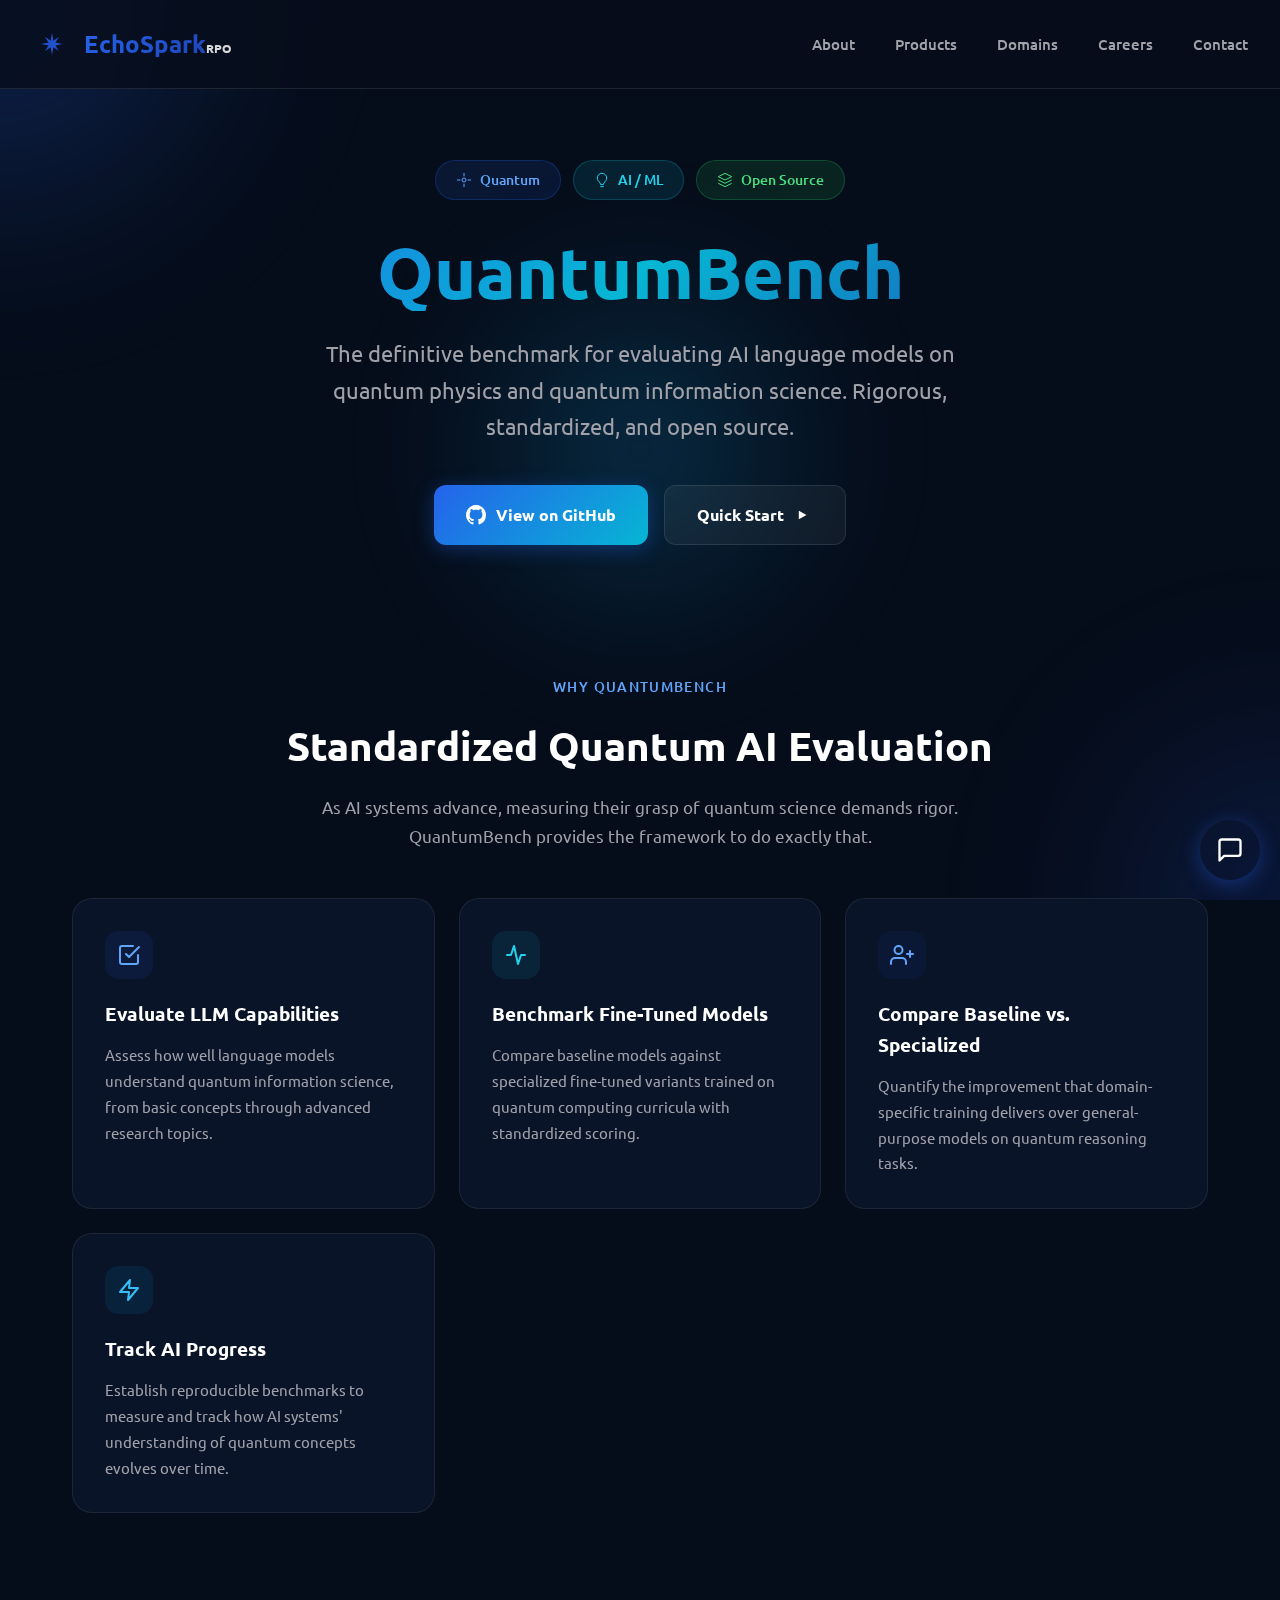
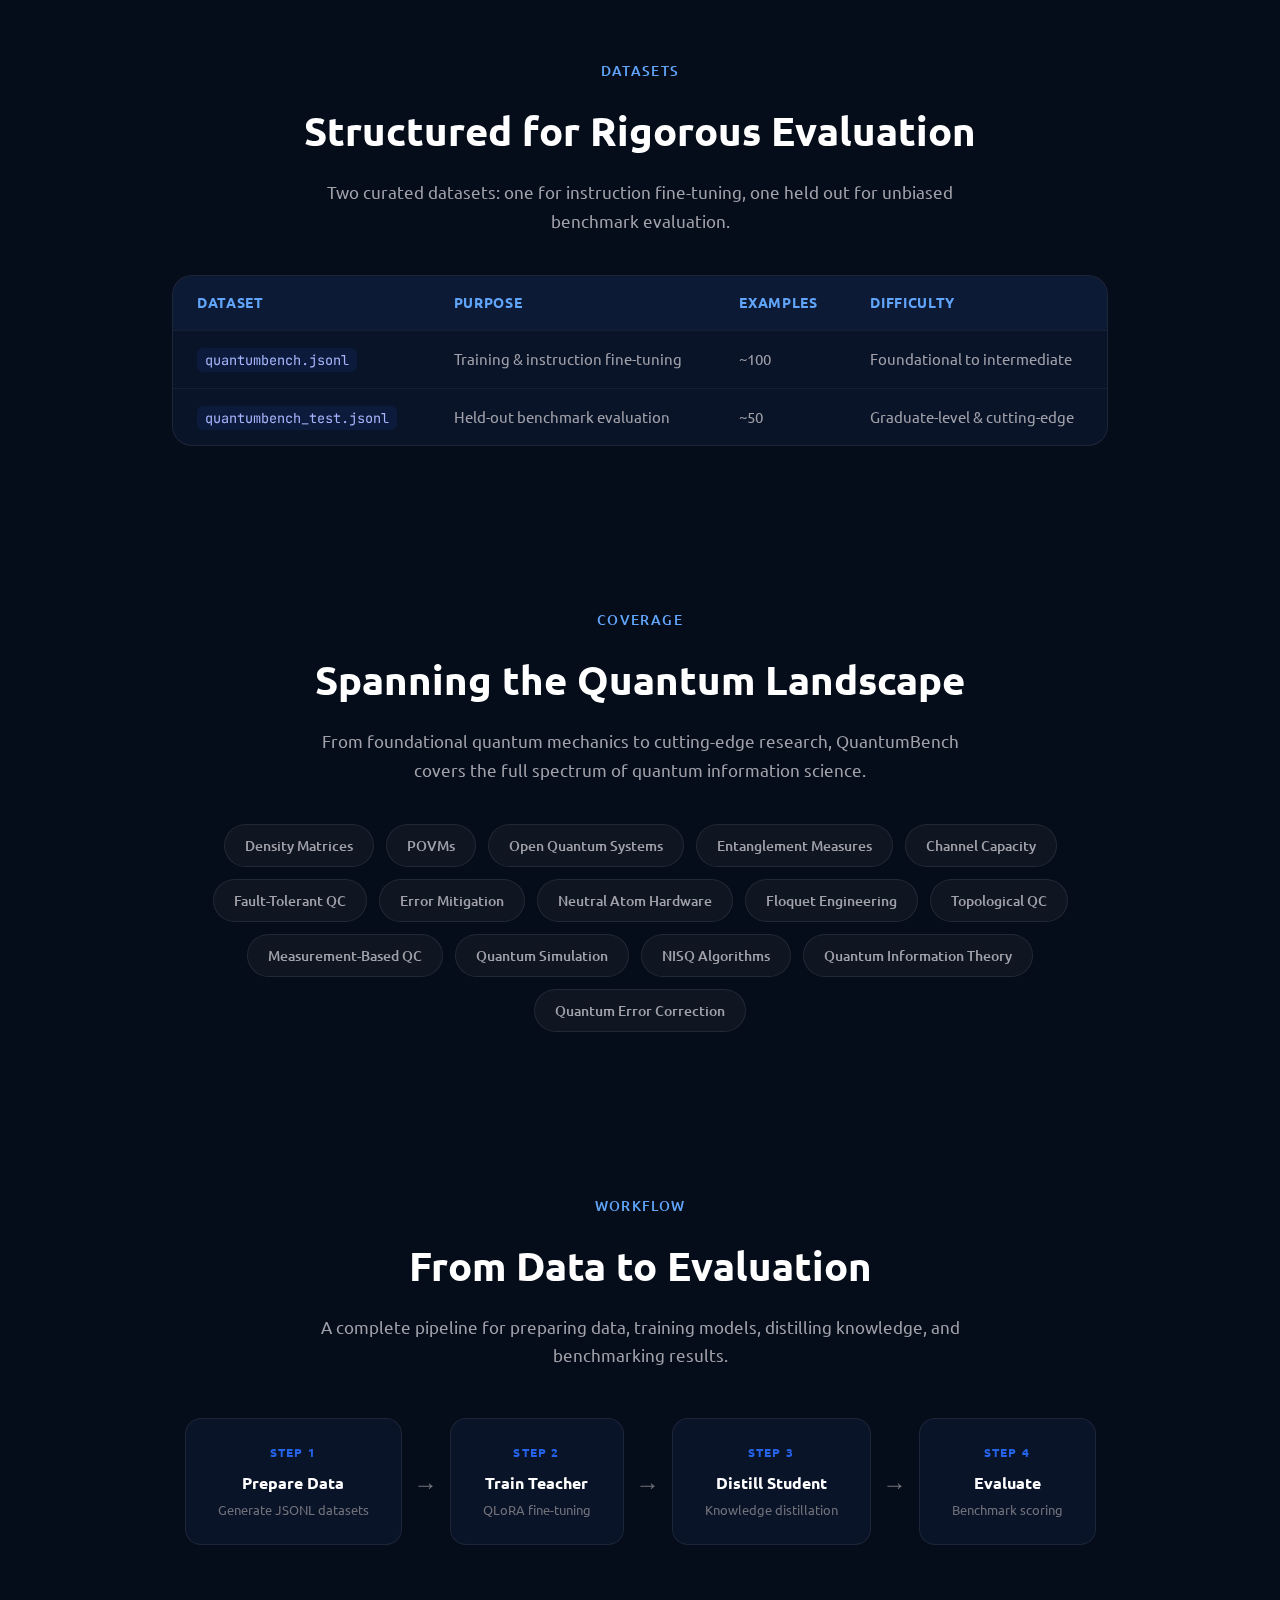
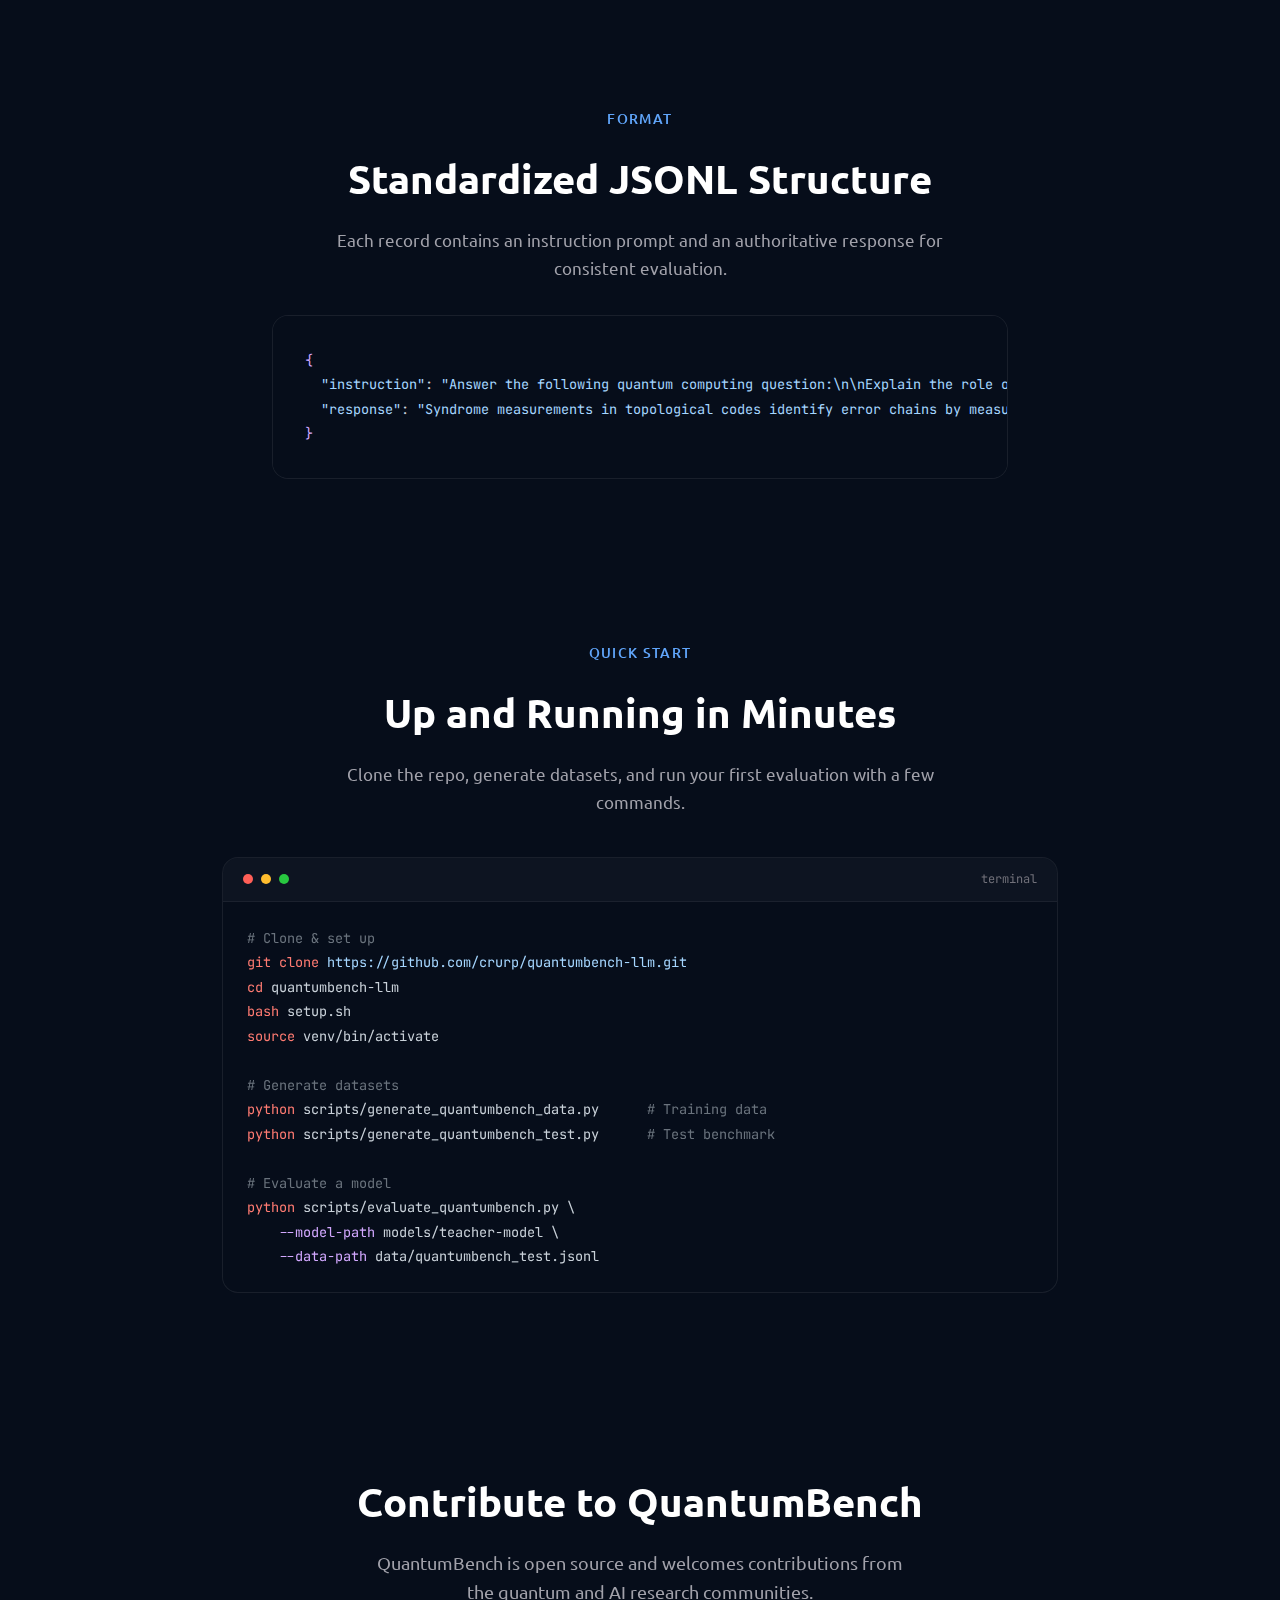
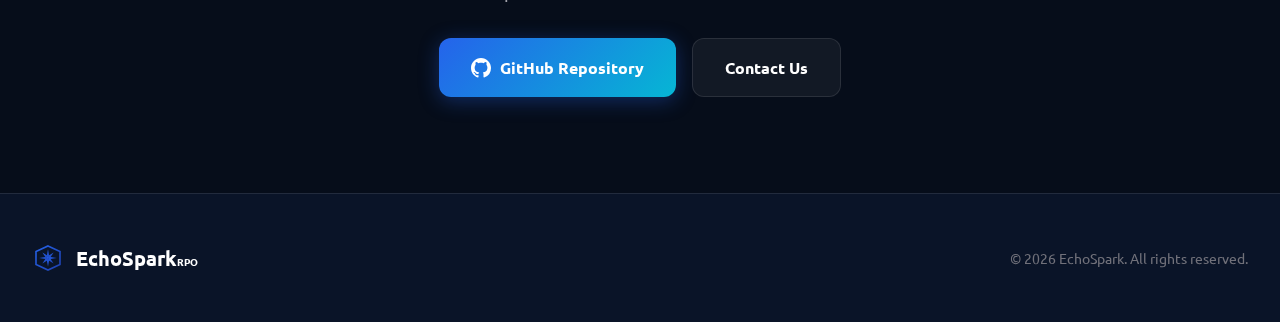
<file: qb/index.html>
<!DOCTYPE html>
<html lang="en">
<head>
    <meta charset="UTF-8">
    <meta name="viewport" content="width=device-width, initial-scale=1.0">
    <title>QuantumBench - EchoSpark</title>
    <meta name="description" content="QuantumBench: The definitive benchmark for evaluating AI language models on quantum physics and quantum information science.">
    <link rel="icon" type="image/svg+xml" href="/icons/favicon.svg">
    <link rel="icon" type="image/png" href="/favicon.png">
    <link href="https://fonts.googleapis.com/css2?family=Ubuntu:wght@300;400;500;700&family=JetBrains+Mono:wght@400;500;600&display=swap" rel="stylesheet">
    <link rel="stylesheet" href="/styles.css">
    <style>
        /* QuantumBench page-specific styles */
        .qb-hero {
            padding: 10rem 2rem 4rem;
            text-align: center;
            position: relative;
            z-index: 1;
        }
        .qb-hero-badges {
            display: flex;
            gap: 0.75rem;
            justify-content: center;
            flex-wrap: wrap;
            margin-bottom: 2rem;
        }
        .qb-badge {
            display: inline-flex;
            align-items: center;
            gap: 0.5rem;
            padding: 0.5rem 1.25rem;
            border-radius: 50px;
            font-size: 0.85rem;
            font-weight: 500;
            font-family: 'Ubuntu', sans-serif;
        }
        .qb-badge-quantum {
            background: rgba(37, 99, 235, 0.12);
            color: #60a5fa;
            border: 1px solid rgba(37, 99, 235, 0.25);
        }
        .qb-badge-ai {
            background: rgba(6, 182, 212, 0.12);
            color: #22d3ee;
            border: 1px solid rgba(6, 182, 212, 0.25);
        }
        .qb-badge-open {
            background: rgba(34, 197, 94, 0.12);
            color: #4ade80;
            border: 1px solid rgba(34, 197, 94, 0.25);
        }
        .qb-hero h1 {
            font-family: 'Ubuntu', sans-serif;
            font-size: clamp(2.5rem, 6vw, 4.5rem);
            font-weight: 800;
            line-height: 1.1;
            margin-bottom: 1.5rem;
            background: linear-gradient(135deg, #2563eb, #06b6d4, #1e40af);
            -webkit-background-clip: text;
            -webkit-text-fill-color: transparent;
            background-clip: text;
        }
        .qb-hero-subtitle {
            font-size: clamp(1rem, 2.5vw, 1.35rem);
            color: var(--text-secondary);
            max-width: 720px;
            margin: 0 auto 2.5rem;
            line-height: 1.7;
        }
        .qb-hero-actions {
            display: flex;
            gap: 1rem;
            justify-content: center;
            flex-wrap: wrap;
        }
        .qb-btn {
            display: inline-flex;
            align-items: center;
            gap: 0.6rem;
            padding: 1rem 2rem;
            border-radius: 12px;
            font-family: 'Ubuntu', sans-serif;
            font-size: 1rem;
            font-weight: 600;
            text-decoration: none;
            transition: all 0.3s cubic-bezier(0.4, 0, 0.2, 1);
        }
        .qb-btn-primary {
            background: linear-gradient(135deg, #2563eb, #06b6d4);
            color: #fff;
            box-shadow: 0 4px 20px rgba(37, 99, 235, 0.35);
        }
        .qb-btn-primary:hover {
            transform: translateY(-2px);
            box-shadow: 0 8px 30px rgba(37, 99, 235, 0.5);
        }
        .qb-btn-secondary {
            background: rgba(255, 255, 255, 0.05);
            color: var(--text-primary);
            border: 1px solid rgba(255, 255, 255, 0.1);
        }
        .qb-btn-secondary:hover {
            background: rgba(255, 255, 255, 0.1);
            transform: translateY(-2px);
        }
        .qb-btn svg {
            width: 20px;
            height: 20px;
        }

        /* Purpose section */
        .qb-purpose {
            padding: 4rem 0;
            position: relative;
            z-index: 1;
        }
        .qb-purpose-grid {
            display: grid;
            grid-template-columns: repeat(auto-fit, minmax(280px, 1fr));
            gap: 1.5rem;
            max-width: 1200px;
            margin: 0 auto;
            padding: 0 2rem;
        }
        .qb-purpose-card {
            background: var(--bg-secondary);
            border: 1px solid rgba(255, 255, 255, 0.08);
            border-radius: 20px;
            padding: 2rem;
            transition: all 0.4s cubic-bezier(0.4, 0, 0.2, 1);
        }
        .qb-purpose-card:hover {
            transform: translateY(-5px);
            border-color: rgba(37, 99, 235, 0.3);
            box-shadow: 0 10px 40px rgba(37, 99, 235, 0.1);
        }
        .qb-purpose-icon {
            width: 48px;
            height: 48px;
            border-radius: 14px;
            display: flex;
            align-items: center;
            justify-content: center;
            margin-bottom: 1.25rem;
            background: rgba(37, 99, 235, 0.1);
            color: #60a5fa;
        }
        .qb-purpose-icon svg {
            width: 24px;
            height: 24px;
        }
        .qb-purpose-card h3 {
            font-family: 'Ubuntu', sans-serif;
            font-size: 1.2rem;
            font-weight: 700;
            color: var(--text-primary);
            margin-bottom: 0.75rem;
        }
        .qb-purpose-card p {
            font-size: 0.95rem;
            color: var(--text-secondary);
            line-height: 1.7;
        }

        /* Dataset section */
        .qb-dataset {
            padding: 5rem 0;
            position: relative;
            z-index: 1;
        }
        .qb-dataset-inner {
            max-width: 1000px;
            margin: 0 auto;
            padding: 0 2rem;
        }
        .qb-table-wrapper {
            background: var(--bg-secondary);
            border: 1px solid rgba(255, 255, 255, 0.08);
            border-radius: 20px;
            overflow: hidden;
            margin-top: 2.5rem;
        }
        .qb-table {
            width: 100%;
            border-collapse: collapse;
        }
        .qb-table thead {
            background: rgba(37, 99, 235, 0.08);
        }
        .qb-table th {
            font-family: 'Ubuntu', sans-serif;
            font-size: 0.85rem;
            font-weight: 600;
            color: #60a5fa;
            text-align: left;
            padding: 1rem 1.5rem;
            text-transform: uppercase;
            letter-spacing: 0.05em;
        }
        .qb-table td {
            font-size: 0.95rem;
            color: var(--text-secondary);
            padding: 1rem 1.5rem;
            border-top: 1px solid rgba(255, 255, 255, 0.05);
        }
        .qb-table tr:hover td {
            background: rgba(255, 255, 255, 0.02);
        }
        .qb-table code {
            font-family: 'JetBrains Mono', monospace;
            font-size: 0.85rem;
            background: rgba(37, 99, 235, 0.1);
            color: #a5b4fc;
            padding: 0.2rem 0.5rem;
            border-radius: 6px;
        }

        /* Topics section */
        .qb-topics {
            padding: 5rem 0;
            position: relative;
            z-index: 1;
        }
        .qb-topics-inner {
            max-width: 1000px;
            margin: 0 auto;
            padding: 0 2rem;
        }
        .qb-topic-chips {
            display: flex;
            flex-wrap: wrap;
            gap: 0.75rem;
            justify-content: center;
            margin-top: 2.5rem;
        }
        .qb-chip {
            padding: 0.6rem 1.25rem;
            border-radius: 50px;
            font-size: 0.85rem;
            font-weight: 500;
            font-family: 'Ubuntu', sans-serif;
            color: var(--text-secondary);
            background: rgba(255, 255, 255, 0.04);
            border: 1px solid rgba(255, 255, 255, 0.08);
            transition: all 0.3s ease;
        }
        .qb-chip:hover {
            border-color: rgba(37, 99, 235, 0.4);
            color: #60a5fa;
            background: rgba(37, 99, 235, 0.08);
            transform: translateY(-2px);
        }

        /* Code snippet section */
        .qb-code {
            padding: 5rem 0;
            position: relative;
            z-index: 1;
        }
        .qb-code-inner {
            max-width: 900px;
            margin: 0 auto;
            padding: 0 2rem;
        }
        .qb-code-block {
            background: #060d1a;
            border: 1px solid rgba(255, 255, 255, 0.08);
            border-radius: 16px;
            overflow: hidden;
            margin-top: 2.5rem;
        }
        .qb-code-header {
            display: flex;
            align-items: center;
            gap: 0.5rem;
            padding: 0.75rem 1.25rem;
            background: rgba(255, 255, 255, 0.03);
            border-bottom: 1px solid rgba(255, 255, 255, 0.06);
        }
        .qb-code-dot {
            width: 10px;
            height: 10px;
            border-radius: 50%;
        }
        .qb-code-dot:nth-child(1) { background: #ff5f57; }
        .qb-code-dot:nth-child(2) { background: #ffbd2e; }
        .qb-code-dot:nth-child(3) { background: #28c840; }
        .qb-code-header span:last-child {
            margin-left: auto;
            font-family: 'JetBrains Mono', monospace;
            font-size: 0.75rem;
            color: var(--text-tertiary);
        }
        .qb-code-body {
            padding: 1.5rem;
            overflow-x: auto;
        }
        .qb-code-body pre {
            margin: 0;
            font-family: 'JetBrains Mono', monospace;
            font-size: 0.85rem;
            line-height: 1.8;
            color: #c9d1d9;
        }
        .qb-code-body .comment { color: #6a737d; }
        .qb-code-body .keyword { color: #ff7b72; }
        .qb-code-body .string { color: #a5d6ff; }
        .qb-code-body .flag { color: #d2a8ff; }

        /* Architecture section */
        .qb-arch {
            padding: 5rem 0;
            position: relative;
            z-index: 1;
        }
        .qb-arch-inner {
            max-width: 1000px;
            margin: 0 auto;
            padding: 0 2rem;
        }
        .qb-arch-flow {
            display: flex;
            align-items: center;
            justify-content: center;
            flex-wrap: wrap;
            gap: 0;
            margin-top: 3rem;
        }
        .qb-arch-step {
            background: var(--bg-secondary);
            border: 1px solid rgba(255, 255, 255, 0.08);
            border-radius: 16px;
            padding: 1.5rem 2rem;
            text-align: center;
            min-width: 170px;
            transition: all 0.3s ease;
        }
        .qb-arch-step:hover {
            border-color: rgba(37, 99, 235, 0.3);
            transform: translateY(-3px);
        }
        .qb-arch-step-num {
            font-family: 'Ubuntu', sans-serif;
            font-size: 0.75rem;
            font-weight: 700;
            color: #2563eb;
            text-transform: uppercase;
            letter-spacing: 0.1em;
            margin-bottom: 0.5rem;
        }
        .qb-arch-step h4 {
            font-family: 'Ubuntu', sans-serif;
            font-size: 1rem;
            font-weight: 600;
            color: var(--text-primary);
            margin-bottom: 0.25rem;
        }
        .qb-arch-step p {
            font-size: 0.8rem;
            color: var(--text-tertiary);
        }
        .qb-arch-arrow {
            font-size: 1.5rem;
            color: var(--text-tertiary);
            padding: 0 0.75rem;
        }

        /* JSON format */
        .qb-format {
            padding: 5rem 0;
            position: relative;
            z-index: 1;
        }
        .qb-format-inner {
            max-width: 800px;
            margin: 0 auto;
            padding: 0 2rem;
        }
        .qb-json-block {
            background: #060d1a;
            border: 1px solid rgba(255, 255, 255, 0.08);
            border-radius: 16px;
            padding: 2rem;
            margin-top: 2rem;
            overflow-x: auto;
        }
        .qb-json-block pre {
            margin: 0;
            font-family: 'JetBrains Mono', monospace;
            font-size: 0.85rem;
            line-height: 1.8;
            color: #c9d1d9;
        }
        .qb-json-block .json-key { color: #a5d6ff; }
        .qb-json-block .json-str { color: #a5d6ff; }
        .qb-json-block .json-brace { color: #d2a8ff; }

        /* CTA */
        .qb-cta {
            padding: 6rem 2rem;
            text-align: center;
            position: relative;
            z-index: 1;
        }
        .qb-cta h2 {
            font-family: 'Ubuntu', sans-serif;
            font-size: clamp(1.75rem, 4vw, 2.5rem);
            font-weight: 700;
            color: var(--text-primary);
            margin-bottom: 1rem;
        }
        .qb-cta p {
            color: var(--text-secondary);
            font-size: 1.1rem;
            margin-bottom: 2rem;
            max-width: 550px;
            margin-left: auto;
            margin-right: auto;
        }

        /* Section headers (reusable) */
        .qb-section-label {
            display: inline-block;
            font-family: 'Ubuntu', sans-serif;
            font-size: 0.85rem;
            font-weight: 500;
            color: #60a5fa;
            text-transform: uppercase;
            letter-spacing: 0.1em;
            margin-bottom: 1rem;
        }
        .qb-section-title {
            font-family: 'Ubuntu', sans-serif;
            font-size: clamp(1.75rem, 4vw, 2.5rem);
            font-weight: 700;
            color: var(--text-primary);
            margin-bottom: 1rem;
        }
        .qb-section-desc {
            font-size: 1.05rem;
            color: var(--text-secondary);
            max-width: 650px;
            margin: 0 auto;
            line-height: 1.7;
        }
        .qb-text-center { text-align: center; }

        @media (max-width: 768px) {
            .qb-arch-flow {
                flex-direction: column;
                gap: 0.5rem;
            }
            .qb-arch-arrow {
                transform: rotate(90deg);
                padding: 0.25rem 0;
            }
            .qb-table th, .qb-table td {
                padding: 0.75rem 1rem;
                font-size: 0.85rem;
            }
        }
    </style>
</head>
<!-- Google tag (gtag.js) -->
<script async src="https://www.googletagmanager.com/gtag/js?id=G-BP724NMT95"></script>
<script>
  window.dataLayer = window.dataLayer || [];
  function gtag(){dataLayer.push(arguments);}
  gtag('js', new Date());
  gtag('config', 'G-BP724NMT95');
</script>
<body>
    <!-- Animated Background -->
    <div class="animated-bg">
        <div class="gradient-orb orb-1"></div>
        <div class="gradient-orb orb-2"></div>
        <div class="gradient-orb orb-3"></div>
    </div>

    <!-- Navigation -->
    <header class="header">
        <nav class="nav-container">
            <a href="/" class="logo-container">
                <svg class="logo-icon" viewBox="0 0 40 40" fill="none" xmlns="http://www.w3.org/2000/svg">
                    <path d="M20 5L35 12V28L20 35L5 28V12L20 5Z" stroke="url(#logoGradient)" stroke-width="2" fill="none" class="logo-path"/>
                    <path d="M20 9L22 20L18 20Z" fill="url(#logoGradient)" class="logo-center"/>
                    <path d="M20 31L22 20L18 20Z" fill="url(#logoGradient)" class="logo-center"/>
                    <path d="M31 20L20 18L20 22Z" fill="url(#logoGradient)" class="logo-center"/>
                    <path d="M9 20L20 18L20 22Z" fill="url(#logoGradient)" class="logo-center"/>
                    <path d="M27 13L21.5 21.5L18.5 18.5Z" fill="url(#logoGradient)" class="logo-center"/>
                    <path d="M27 27L21.5 18.5L18.5 21.5Z" fill="url(#logoGradient)" class="logo-center"/>
                    <path d="M13 27L18.5 18.5L21.5 21.5Z" fill="url(#logoGradient)" class="logo-center"/>
                    <path d="M13 13L18.5 21.5L21.5 18.5Z" fill="url(#logoGradient)" class="logo-center"/>
                    <circle cx="20" cy="20" r="1.5" fill="url(#logoGradient)" class="logo-center"/>
                    <defs>
                        <linearGradient id="logoGradient" x1="0%" y1="0%" x2="100%" y2="100%">
                            <stop offset="0%" style="stop-color:#2563eb;stop-opacity:1" />
                            <stop offset="100%" style="stop-color:#1e40af;stop-opacity:1" />
                        </linearGradient>
                    </defs>
                </svg>
                <span class="logo-text">EchoSpark<span class="logo-sub">RPO</span></span>
            </a>
            <ul class="nav-links">
                <li><a href="/about" class="nav-link">About</a></li>
                <li><a href="/products" class="nav-link">Products</a></li>
                <li><a href="/#domains" class="nav-link">Domains</a></li>
                <li><a href="/careers" class="nav-link">Careers</a></li>
                <li><a href="/#contact" class="nav-link">Contact</a></li>
            </ul>
            <button class="menu-toggle" aria-label="Toggle Navigation">
                <span></span>
                <span></span>
                <span></span>
            </button>
        </nav>
    </header>

    <!-- Hero -->
    <section class="qb-hero">
        <div class="qb-hero-badges">
            <span class="qb-badge qb-badge-quantum">
                <svg viewBox="0 0 24 24" fill="none" width="16" height="16"><circle cx="12" cy="12" r="3" stroke="currentColor" stroke-width="1.5"/><path d="M12 2v4m0 12v4M2 12h4m12 0h4" stroke="currentColor" stroke-width="1.5" stroke-linecap="round"/></svg>
                Quantum
            </span>
            <span class="qb-badge qb-badge-ai">
                <svg viewBox="0 0 24 24" fill="none" width="16" height="16"><path d="M12 2a7 7 0 017 7c0 3-2 5.5-4 7l-1 3H10l-1-3c-2-1.5-4-4-4-7a7 7 0 017-7z" stroke="currentColor" stroke-width="1.5" stroke-linejoin="round"/><path d="M10 22h4" stroke="currentColor" stroke-width="1.5" stroke-linecap="round"/></svg>
                AI / ML
            </span>
            <span class="qb-badge qb-badge-open">
                <svg viewBox="0 0 24 24" fill="none" width="16" height="16"><path d="M12 2L2 7l10 5 10-5-10-5z" stroke="currentColor" stroke-width="1.5" stroke-linejoin="round"/><path d="M2 17l10 5 10-5M2 12l10 5 10-5" stroke="currentColor" stroke-width="1.5" stroke-linejoin="round"/></svg>
                Open Source
            </span>
        </div>
        <h1>QuantumBench</h1>
        <p class="qb-hero-subtitle">
            The definitive benchmark for evaluating AI language models on quantum physics and quantum information science. 
            Rigorous, standardized, and open source.
        </p>
        <div class="qb-hero-actions">
            <a href="https://github.com/crurp/quantumbench-llm" target="_blank" rel="noopener" class="qb-btn qb-btn-primary">
                <svg viewBox="0 0 24 24" fill="currentColor"><path d="M12 0C5.37 0 0 5.37 0 12c0 5.31 3.435 9.795 8.205 11.385.6.105.825-.255.825-.57 0-.285-.015-1.23-.015-2.235-3.015.555-3.795-.735-4.035-1.41-.135-.345-.72-1.41-1.23-1.695-.42-.225-1.02-.78-.015-.795.945-.015 1.62.87 1.845 1.23 1.08 1.815 2.805 1.305 3.495.99.105-.78.42-1.305.765-1.605-2.67-.3-5.46-1.335-5.46-5.925 0-1.305.465-2.385 1.23-3.225-.12-.3-.54-1.53.12-3.18 0 0 1.005-.315 3.3 1.23.96-.27 1.98-.405 3-.405s2.04.135 3 .405c2.295-1.56 3.3-1.23 3.3-1.23.66 1.65.24 2.88.12 3.18.765.84 1.23 1.905 1.23 3.225 0 4.605-2.805 5.625-5.475 5.925.435.375.81 1.095.81 2.22 0 1.605-.015 2.895-.015 3.3 0 .315.225.69.825.57A12.02 12.02 0 0024 12c0-6.63-5.37-12-12-12z"/></svg>
                View on GitHub
            </a>
            <a href="#quickstart" class="qb-btn qb-btn-secondary">
                Quick Start
                <svg viewBox="0 0 24 24" fill="none" width="18" height="18"><path d="M7 17l9.2-5L7 7v10z" fill="currentColor"/></svg>
            </a>
        </div>
    </section>

    <!-- Purpose -->
    <section class="qb-purpose">
        <div class="qb-text-center" style="margin-bottom: 3rem; padding: 0 2rem;">
            <span class="qb-section-label">Why QuantumBench</span>
            <h2 class="qb-section-title">Standardized Quantum AI Evaluation</h2>
            <p class="qb-section-desc">
                As AI systems advance, measuring their grasp of quantum science demands rigor. 
                QuantumBench provides the framework to do exactly that.
            </p>
        </div>
        <div class="qb-purpose-grid">
            <div class="qb-purpose-card">
                <div class="qb-purpose-icon">
                    <svg viewBox="0 0 24 24" fill="none"><path d="M9 11l3 3L22 4" stroke="currentColor" stroke-width="2" stroke-linecap="round" stroke-linejoin="round"/><path d="M21 12v7a2 2 0 01-2 2H5a2 2 0 01-2-2V5a2 2 0 012-2h11" stroke="currentColor" stroke-width="2" stroke-linecap="round" stroke-linejoin="round"/></svg>
                </div>
                <h3>Evaluate LLM Capabilities</h3>
                <p>Assess how well language models understand quantum information science, from basic concepts through advanced research topics.</p>
            </div>
            <div class="qb-purpose-card">
                <div class="qb-purpose-icon" style="background: rgba(6, 182, 212, 0.1); color: #22d3ee;">
                    <svg viewBox="0 0 24 24" fill="none"><path d="M3 12h4l3-9 4 18 3-9h4" stroke="currentColor" stroke-width="2" stroke-linecap="round" stroke-linejoin="round"/></svg>
                </div>
                <h3>Benchmark Fine-Tuned Models</h3>
                <p>Compare baseline models against specialized fine-tuned variants trained on quantum computing curricula with standardized scoring.</p>
            </div>
            <div class="qb-purpose-card">
                <div class="qb-purpose-icon" style="background: rgba(30, 64, 175, 0.1); color: #60a5fa;">
                    <svg viewBox="0 0 24 24" fill="none"><path d="M16 21v-2a4 4 0 00-4-4H5a4 4 0 00-4 4v2" stroke="currentColor" stroke-width="2" stroke-linecap="round" stroke-linejoin="round"/><circle cx="8.5" cy="7" r="4" stroke="currentColor" stroke-width="2"/><path d="M20 8v6m3-3h-6" stroke="currentColor" stroke-width="2" stroke-linecap="round" stroke-linejoin="round"/></svg>
                </div>
                <h3>Compare Baseline vs. Specialized</h3>
                <p>Quantify the improvement that domain-specific training delivers over general-purpose models on quantum reasoning tasks.</p>
            </div>
            <div class="qb-purpose-card">
                <div class="qb-purpose-icon" style="background: rgba(14, 165, 233, 0.1); color: #38bdf8;">
                    <svg viewBox="0 0 24 24" fill="none"><path d="M13 2L3 14h9l-1 8 10-12h-9l1-8z" stroke="currentColor" stroke-width="2" stroke-linecap="round" stroke-linejoin="round"/></svg>
                </div>
                <h3>Track AI Progress</h3>
                <p>Establish reproducible benchmarks to measure and track how AI systems' understanding of quantum concepts evolves over time.</p>
            </div>
        </div>
    </section>

    <!-- Dataset Structure -->
    <section class="qb-dataset">
        <div class="qb-dataset-inner">
            <div class="qb-text-center">
                <span class="qb-section-label">Datasets</span>
                <h2 class="qb-section-title">Structured for Rigorous Evaluation</h2>
                <p class="qb-section-desc">
                    Two curated datasets: one for instruction fine-tuning, one held out for unbiased benchmark evaluation.
                </p>
            </div>
            <div class="qb-table-wrapper">
                <table class="qb-table">
                    <thead>
                        <tr>
                            <th>Dataset</th>
                            <th>Purpose</th>
                            <th>Examples</th>
                            <th>Difficulty</th>
                        </tr>
                    </thead>
                    <tbody>
                        <tr>
                            <td><code>quantumbench.jsonl</code></td>
                            <td>Training &amp; instruction fine-tuning</td>
                            <td>~100</td>
                            <td>Foundational to intermediate</td>
                        </tr>
                        <tr>
                            <td><code>quantumbench_test.jsonl</code></td>
                            <td>Held-out benchmark evaluation</td>
                            <td>~50</td>
                            <td>Graduate-level &amp; cutting-edge</td>
                        </tr>
                    </tbody>
                </table>
            </div>
        </div>
    </section>

    <!-- Topics Covered -->
    <section class="qb-topics">
        <div class="qb-topics-inner">
            <div class="qb-text-center">
                <span class="qb-section-label">Coverage</span>
                <h2 class="qb-section-title">Spanning the Quantum Landscape</h2>
                <p class="qb-section-desc">
                    From foundational quantum mechanics to cutting-edge research, QuantumBench covers the full spectrum of quantum information science.
                </p>
            </div>
            <div class="qb-topic-chips">
                <span class="qb-chip">Density Matrices</span>
                <span class="qb-chip">POVMs</span>
                <span class="qb-chip">Open Quantum Systems</span>
                <span class="qb-chip">Entanglement Measures</span>
                <span class="qb-chip">Channel Capacity</span>
                <span class="qb-chip">Fault-Tolerant QC</span>
                <span class="qb-chip">Error Mitigation</span>
                <span class="qb-chip">Neutral Atom Hardware</span>
                <span class="qb-chip">Floquet Engineering</span>
                <span class="qb-chip">Topological QC</span>
                <span class="qb-chip">Measurement-Based QC</span>
                <span class="qb-chip">Quantum Simulation</span>
                <span class="qb-chip">NISQ Algorithms</span>
                <span class="qb-chip">Quantum Information Theory</span>
                <span class="qb-chip">Quantum Error Correction</span>
            </div>
        </div>
    </section>

    <!-- Training Workflow -->
    <section class="qb-arch">
        <div class="qb-arch-inner">
            <div class="qb-text-center">
                <span class="qb-section-label">Workflow</span>
                <h2 class="qb-section-title">From Data to Evaluation</h2>
                <p class="qb-section-desc">
                    A complete pipeline for preparing data, training models, distilling knowledge, and benchmarking results.
                </p>
            </div>
            <div class="qb-arch-flow">
                <div class="qb-arch-step">
                    <div class="qb-arch-step-num">Step 1</div>
                    <h4>Prepare Data</h4>
                    <p>Generate JSONL datasets</p>
                </div>
                <span class="qb-arch-arrow">→</span>
                <div class="qb-arch-step">
                    <div class="qb-arch-step-num">Step 2</div>
                    <h4>Train Teacher</h4>
                    <p>QLoRA fine-tuning</p>
                </div>
                <span class="qb-arch-arrow">→</span>
                <div class="qb-arch-step">
                    <div class="qb-arch-step-num">Step 3</div>
                    <h4>Distill Student</h4>
                    <p>Knowledge distillation</p>
                </div>
                <span class="qb-arch-arrow">→</span>
                <div class="qb-arch-step">
                    <div class="qb-arch-step-num">Step 4</div>
                    <h4>Evaluate</h4>
                    <p>Benchmark scoring</p>
                </div>
            </div>
        </div>
    </section>

    <!-- Benchmark Format -->
    <section class="qb-format">
        <div class="qb-format-inner">
            <div class="qb-text-center">
                <span class="qb-section-label">Format</span>
                <h2 class="qb-section-title">Standardized JSONL Structure</h2>
                <p class="qb-section-desc">
                    Each record contains an instruction prompt and an authoritative response for consistent evaluation.
                </p>
            </div>
            <div class="qb-json-block">
<pre><span class="json-brace">{</span>
  <span class="json-key">"instruction"</span>: <span class="json-str">"Answer the following quantum computing question:\n\nExplain the role of syndrome measurements in topological quantum error correction."</span>,
  <span class="json-key">"response"</span>: <span class="json-str">"Syndrome measurements in topological codes identify error chains by measuring stabilizer operators on groups of physical qubits..."</span>
<span class="json-brace">}</span></pre>
            </div>
        </div>
    </section>

    <!-- Quick Start -->
    <section class="qb-code" id="quickstart">
        <div class="qb-code-inner">
            <div class="qb-text-center">
                <span class="qb-section-label">Quick Start</span>
                <h2 class="qb-section-title">Up and Running in Minutes</h2>
                <p class="qb-section-desc">
                    Clone the repo, generate datasets, and run your first evaluation with a few commands.
                </p>
            </div>
            <div class="qb-code-block">
                <div class="qb-code-header">
                    <span class="qb-code-dot"></span>
                    <span class="qb-code-dot"></span>
                    <span class="qb-code-dot"></span>
                    <span>terminal</span>
                </div>
                <div class="qb-code-body">
<pre><span class="comment"># Clone & set up</span>
<span class="keyword">git clone</span> <span class="string">https://github.com/crurp/quantumbench-llm.git</span>
<span class="keyword">cd</span> quantumbench-llm
<span class="keyword">bash</span> setup.sh
<span class="keyword">source</span> venv/bin/activate

<span class="comment"># Generate datasets</span>
<span class="keyword">python</span> scripts/generate_quantumbench_data.py      <span class="comment"># Training data</span>
<span class="keyword">python</span> scripts/generate_quantumbench_test.py      <span class="comment"># Test benchmark</span>

<span class="comment"># Evaluate a model</span>
<span class="keyword">python</span> scripts/evaluate_quantumbench.py \
    <span class="flag">--model-path</span> models/teacher-model \
    <span class="flag">--data-path</span> data/quantumbench_test.jsonl</pre>
                </div>
            </div>
        </div>
    </section>

    <!-- CTA -->
    <section class="qb-cta">
        <h2>Contribute to QuantumBench</h2>
        <p>QuantumBench is open source and welcomes contributions from the quantum and AI research communities.</p>
        <div class="qb-hero-actions">
            <a href="https://github.com/crurp/quantumbench-llm" target="_blank" rel="noopener" class="qb-btn qb-btn-primary">
                <svg viewBox="0 0 24 24" fill="currentColor" width="20" height="20"><path d="M12 0C5.37 0 0 5.37 0 12c0 5.31 3.435 9.795 8.205 11.385.6.105.825-.255.825-.57 0-.285-.015-1.23-.015-2.235-3.015.555-3.795-.735-4.035-1.41-.135-.345-.72-1.41-1.23-1.695-.42-.225-1.02-.78-.015-.795.945-.015 1.62.87 1.845 1.23 1.08 1.815 2.805 1.305 3.495.99.105-.78.42-1.305.765-1.605-2.67-.3-5.46-1.335-5.46-5.925 0-1.305.465-2.385 1.23-3.225-.12-.3-.54-1.53.12-3.18 0 0 1.005-.315 3.3 1.23.96-.27 1.98-.405 3-.405s2.04.135 3 .405c2.295-1.56 3.3-1.23 3.3-1.23.66 1.65.24 2.88.12 3.18.765.84 1.23 1.905 1.23 3.225 0 4.605-2.805 5.625-5.475 5.925.435.375.81 1.095.81 2.22 0 1.605-.015 2.895-.015 3.3 0 .315.225.69.825.57A12.02 12.02 0 0024 12c0-6.63-5.37-12-12-12z"/></svg>
                GitHub Repository
            </a>
            <a href="/#contact" class="qb-btn qb-btn-secondary">
                Contact Us
            </a>
        </div>
    </section>

    <!-- Footer -->
    <footer class="footer">
        <div class="footer-content">
            <div class="footer-logo">
                <svg class="logo-icon" viewBox="0 0 40 40" fill="none" xmlns="http://www.w3.org/2000/svg">
                    <path d="M20 5L35 12V28L20 35L5 28V12L20 5Z" stroke="url(#footerLogoGradient)" stroke-width="2" fill="none"/>
                    <path d="M20 9L22 20L18 20Z" fill="url(#footerLogoGradient)"/>
                    <path d="M20 31L22 20L18 20Z" fill="url(#footerLogoGradient)"/>
                    <path d="M31 20L20 18L20 22Z" fill="url(#footerLogoGradient)"/>
                    <path d="M9 20L20 18L20 22Z" fill="url(#footerLogoGradient)"/>
                    <path d="M27 13L21.5 21.5L18.5 18.5Z" fill="url(#footerLogoGradient)"/>
                    <path d="M27 27L21.5 18.5L18.5 21.5Z" fill="url(#footerLogoGradient)"/>
                    <path d="M13 27L18.5 18.5L21.5 21.5Z" fill="url(#footerLogoGradient)"/>
                    <path d="M13 13L18.5 21.5L21.5 18.5Z" fill="url(#footerLogoGradient)"/>
                    <circle cx="20" cy="20" r="1.5" fill="url(#footerLogoGradient)"/>
                    <defs>
                        <linearGradient id="footerLogoGradient" x1="0%" y1="0%" x2="100%" y2="100%">
                            <stop offset="0%" style="stop-color:#2563eb;stop-opacity:1" />
                            <stop offset="100%" style="stop-color:#1e40af;stop-opacity:1" />
                        </linearGradient>
                    </defs>
                </svg>
                <span>EchoSpark<span class="logo-sub">RPO</span></span>
            </div>
            <p class="footer-text">&copy; <span id="current-year">2026</span> EchoSpark. All rights reserved.</p>
        </div>
    </footer>

    <!-- Live Chat Widget -->
    <div class="chat-widget">
        <div class="chat-button" id="chatButton" aria-label="Open Chat">
            <svg viewBox="0 0 24 24" fill="none" xmlns="http://www.w3.org/2000/svg">
                <path d="M21 15a2 2 0 0 1-2 2H7l-4 4V5a2 2 0 0 1 2-2h14a2 2 0 0 1 2 2z" stroke="currentColor" stroke-width="2" stroke-linecap="round" stroke-linejoin="round"/>
            </svg>
        </div>
        <div class="chat-window" id="chatWindow">
            <div class="chat-header">
                <div class="chat-header-content">
                    <div class="chat-header-icon">
                        <svg viewBox="0 0 24 24" fill="none" xmlns="http://www.w3.org/2000/svg">
                            <path d="M21 15a2 2 0 0 1-2 2H7l-4 4V5a2 2 0 0 1 2-2h14a2 2 0 0 1 2 2z" stroke="currentColor" stroke-width="2" stroke-linecap="round" stroke-linejoin="round"/>
                        </svg>
                    </div>
                    <div class="chat-header-text">
                        <h3>EchoSpark Support</h3>
                        <p>We're here to help</p>
                    </div>
                </div>
                <button class="chat-close" id="chatClose" aria-label="Close Chat">&times;</button>
            </div>
            <div class="chat-messages" id="chatMessages">
                <div class="chat-message bot-message">
                    <div class="message-content">
                        <p>Hello! I'm here to help answer questions about EchoSpark's services. How can I assist you today?</p>
                    </div>
                </div>
            </div>
            <div class="chat-input-container">
                <input type="text" id="chatInput" class="chat-input" placeholder="Type your message..." autocomplete="off">
                <button class="chat-send" id="chatSend" aria-label="Send Message">
                    <svg viewBox="0 0 24 24" fill="none" xmlns="http://www.w3.org/2000/svg">
                        <path d="M22 2L11 13M22 2l-7 20-4-9-9-4 20-7z" stroke="currentColor" stroke-width="2" stroke-linecap="round" stroke-linejoin="round"/>
                    </svg>
                </button>
            </div>
        </div>
    </div>

    <script src="/script.js"></script>
</body>
</html>
</file>
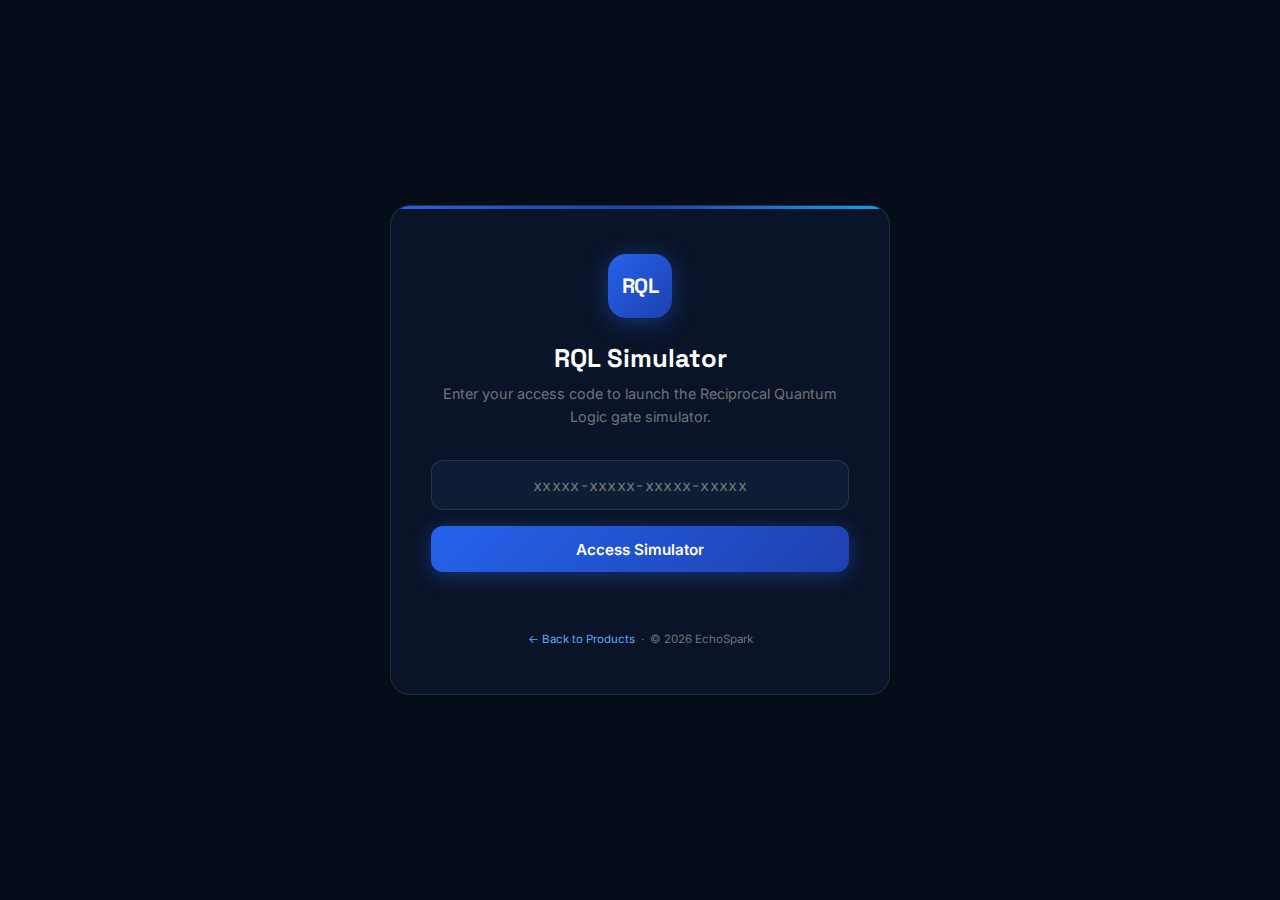
<file: rqlsim/index.html>
<!DOCTYPE html>
<html lang="en">
<head>
    <meta charset="UTF-8">
    <meta name="viewport" content="width=device-width, initial-scale=1.0">
    <title>RQL Simulator | EchoSpark</title>
    <link rel="icon" type="image/svg+xml" href="/icons/favicon.svg">
    <link rel="icon" type="image/png" href="/favicon.png">
    <link href="https://fonts.googleapis.com/css2?family=Inter:wght@300;400;500;600;700;800&family=Space+Grotesk:wght@400;500;600;700&family=JetBrains+Mono:wght@400;500;600&display=swap" rel="stylesheet">
    <style>
/* ============================================================== */
/*  CSS VARIABLES — EchoSpark Design System                        */
/* ============================================================== */
:root {
    --primary: #2563eb;
    --primary-dark: #1d4ed8;
    --primary-light: #60a5fa;
    --secondary: #1e40af;
    --accent: #0ea5e9;
    --bg-primary: #060d1a;
    --bg-secondary: #0a1428;
    --bg-tertiary: #0d1d35;
    --text-primary: #ffffff;
    --text-secondary: #a1a1aa;
    --text-tertiary: #71717a;
    --border: rgba(255, 255, 255, 0.1);
    --glass: rgba(255, 255, 255, 0.05);
    --glass-border: rgba(255, 255, 255, 0.1);
    --gradient-primary: linear-gradient(135deg, #2563eb, #1e40af);
    --gradient-accent: linear-gradient(135deg, #2563eb, #1e40af, #0ea5e9);
    --radius-sm: 8px;
    --radius-md: 12px;
    --radius-lg: 16px;
    --radius-xl: 20px;
    --transition: all 0.4s cubic-bezier(0.4, 0, 0.2, 1);
}

* { margin: 0; padding: 0; box-sizing: border-box; }

body {
    font-family: 'Inter', -apple-system, BlinkMacSystemFont, 'Segoe UI', sans-serif;
    background: var(--bg-primary);
    color: var(--text-secondary);
    min-height: 100vh;
    overflow-x: hidden;
}

/* ============================================================== */
/*  ANIMATED BACKGROUND                                            */
/* ============================================================== */
.animated-bg {
    position: fixed; top: 0; left: 0; width: 100%; height: 100%;
    pointer-events: none; z-index: 0; overflow: hidden;
}
.gradient-orb {
    position: absolute; border-radius: 50%; filter: blur(80px);
    animation: float 20s ease-in-out infinite;
}
.orb-1 { width: 600px; height: 600px; background: rgba(37,99,235,0.08); top: -200px; left: -100px; }
.orb-2 { width: 500px; height: 500px; background: rgba(30,64,175,0.06); top: 50%; right: -150px; animation-delay: -7s; }
.orb-3 { width: 400px; height: 400px; background: rgba(14,165,233,0.04); bottom: -100px; left: 30%; animation-delay: -14s; }
@keyframes float {
    0%, 100% { transform: translate(0, 0) scale(1); }
    33% { transform: translate(30px, -30px) scale(1.05); }
    66% { transform: translate(-20px, 20px) scale(0.95); }
}

/* ============================================================== */
/*  COMPILATION TRACKER (RED BAR)                                  */
/* ============================================================== */
#compilationTracker {
    position: fixed; top: 0; left: 0; right: 0; z-index: 10000;
    background: rgba(20, 0, 0, 0.95);
    border-bottom: 2px solid #ef4444;
    padding: 8px 24px;
    display: none;
    align-items: center;
    justify-content: center;
    gap: 16px;
    backdrop-filter: blur(12px);
    -webkit-backdrop-filter: blur(12px);
}
#compilationTracker.visible { display: flex; }
.tracker-label {
    font-family: 'Space Grotesk', sans-serif;
    font-size: 0.82rem;
    font-weight: 600;
    color: #fca5a5;
    text-transform: uppercase;
    letter-spacing: 0.06em;
}
.tracker-pips {
    display: flex; gap: 6px;
}
.tracker-pip {
    width: 22px; height: 22px; border-radius: 50%;
    border: 2px solid #ef4444;
    display: flex; align-items: center; justify-content: center;
    font-family: 'Space Grotesk', sans-serif;
    font-size: 0.65rem; font-weight: 700;
    transition: all 0.3s ease;
}
.tracker-pip.used {
    background: #ef4444; color: white;
}
.tracker-pip.available {
    background: transparent; color: #ef4444;
}
.tracker-count {
    font-family: 'Space Grotesk', sans-serif;
    font-size: 0.9rem;
    font-weight: 700;
    color: #ef4444;
}
.tracker-logout {
    background: transparent;
    border: 1px solid rgba(239,68,68,0.4);
    color: #fca5a5;
    padding: 4px 14px;
    border-radius: 6px;
    font-family: 'Inter', sans-serif;
    font-size: 0.72rem;
    font-weight: 600;
    cursor: pointer;
    transition: all 0.2s ease;
    margin-left: 8px;
}
.tracker-logout:hover {
    background: rgba(239,68,68,0.15);
    border-color: #ef4444;
}

/* ============================================================== */
/*  ACCESS WALL                                                    */
/* ============================================================== */
#accessWall {
    position: fixed; top: 0; left: 0; right: 0; bottom: 0;
    z-index: 9999;
    display: flex; align-items: center; justify-content: center;
    background: var(--bg-primary);
}
#accessWall.hidden { display: none; }

.wall-card {
    background: var(--bg-secondary);
    border: 1px solid var(--border);
    border-radius: var(--radius-xl);
    padding: 3rem 2.5rem;
    max-width: 500px;
    width: 90%;
    text-align: center;
    position: relative;
    overflow: hidden;
    animation: fadeInUp 0.6s ease-out;
}
.wall-card::before {
    content: '';
    position: absolute; top: 0; left: 0; right: 0; height: 3px;
    background: var(--gradient-accent);
}
@keyframes fadeInUp {
    from { opacity: 0; transform: translateY(30px); }
    to { opacity: 1; transform: translateY(0); }
}

.wall-logo {
    display: inline-flex; align-items: center; justify-content: center;
    width: 64px; height: 64px;
    background: var(--gradient-primary);
    border-radius: 18px;
    box-shadow: 0 4px 24px rgba(37,99,235,0.4);
    margin-bottom: 1.5rem;
}
.wall-logo span {
    font-family: 'Space Grotesk', sans-serif;
    font-size: 1.3rem; font-weight: 800; color: white;
    letter-spacing: -0.02em;
}
.wall-title {
    font-family: 'Space Grotesk', sans-serif;
    font-size: 1.6rem; font-weight: 700;
    color: var(--text-primary);
    margin-bottom: 0.5rem;
}
.wall-subtitle {
    font-size: 0.9rem; color: var(--text-tertiary);
    margin-bottom: 2rem; line-height: 1.6;
}
.wall-input-group {
    position: relative;
    margin-bottom: 1rem;
}
.wall-input {
    width: 100%;
    padding: 0.85rem 1.25rem;
    background: var(--bg-tertiary);
    border: 1px solid var(--border);
    border-radius: var(--radius-md);
    color: var(--text-primary);
    font-family: 'JetBrains Mono', monospace;
    font-size: 0.95rem;
    text-align: center;
    letter-spacing: 0.02em;
    transition: var(--transition);
    outline: none;
}
.wall-input:focus {
    border-color: var(--primary);
    box-shadow: 0 0 0 3px rgba(37,99,235,0.2);
}
.wall-input.error {
    border-color: #ef4444;
    box-shadow: 0 0 0 3px rgba(239,68,68,0.2);
    animation: shake 0.4s ease;
}
@keyframes shake {
    0%, 100% { transform: translateX(0); }
    25% { transform: translateX(-8px); }
    50% { transform: translateX(8px); }
    75% { transform: translateX(-4px); }
}
.wall-btn {
    width: 100%;
    padding: 0.85rem;
    background: var(--gradient-primary);
    border: none;
    border-radius: var(--radius-md);
    color: white;
    font-family: 'Inter', sans-serif;
    font-size: 0.95rem;
    font-weight: 600;
    cursor: pointer;
    transition: var(--transition);
    box-shadow: 0 4px 20px rgba(37,99,235,0.4);
}
.wall-btn:hover {
    transform: translateY(-2px);
    box-shadow: 0 8px 30px rgba(37,99,235,0.5);
}
.wall-btn:active { transform: scale(0.98); }
.wall-error {
    color: #ef4444;
    font-size: 0.82rem;
    font-weight: 500;
    margin-top: 0.75rem;
    min-height: 1.2em;
}
.wall-footer {
    margin-top: 2rem;
    font-size: 0.72rem;
    color: var(--text-tertiary);
}
.wall-footer a {
    color: var(--primary-light);
    text-decoration: none;
}

/* ============================================================== */
/*  MAIN APP LAYOUT                                                */
/* ============================================================== */
#mainApp { display: none; position: relative; z-index: 1; }
#mainApp.visible { display: flex; }

.app-sidebar {
    width: 260px;
    min-height: 100vh;
    background: linear-gradient(180deg, #060d1a 0%, #060d1a 50%, #080e1e 100%);
    border-right: 1px solid var(--border);
    position: fixed;
    top: 0; left: 0; bottom: 0;
    padding-top: 44px;
    overflow-y: auto;
    z-index: 100;
}
.app-sidebar::before {
    content: '';
    position: absolute; top: 0; left: 0; right: 0; height: 3px;
    background: var(--gradient-accent); z-index: 10;
}

.sidebar-brand {
    text-align: center;
    padding: 1.5rem 1rem 0.5rem;
}
.sidebar-logo {
    display: inline-flex; align-items: center; justify-content: center;
    width: 52px; height: 52px;
    background: var(--gradient-primary);
    border-radius: 14px;
    box-shadow: 0 4px 20px rgba(37,99,235,0.4);
    margin-bottom: 0.5rem;
}
.sidebar-logo span {
    font-family: 'Space Grotesk', sans-serif;
    font-size: 1.1rem; font-weight: 800; color: white;
}
.sidebar-title {
    font-family: 'Space Grotesk', sans-serif;
    font-size: 1.3rem; font-weight: 700;
    background: var(--gradient-accent);
    -webkit-background-clip: text;
    -webkit-text-fill-color: transparent;
    background-clip: text;
}
.sidebar-sub {
    font-size: 0.72rem; color: var(--text-tertiary);
    text-transform: uppercase; letter-spacing: 0.08em;
}

.sidebar-divider {
    border: none; height: 1px;
    background: var(--border);
    margin: 1rem 1rem;
}

/* Navigation Items */
.nav-items { padding: 0 0.5rem; }
.nav-item {
    display: flex; align-items: center; gap: 0.75rem;
    padding: 0.65rem 1rem;
    border-radius: 0 var(--radius-sm) var(--radius-sm) 0;
    border-left: 3px solid transparent;
    cursor: pointer;
    transition: all 0.3s ease;
    margin-bottom: 2px;
}
.nav-item:hover {
    background: rgba(37,99,235,0.04);
    border-left-color: rgba(37,99,235,0.25);
}
.nav-item.active {
    background: rgba(37,99,235,0.08);
    border-left-color: var(--primary);
}
.nav-step-num {
    width: 26px; height: 26px; border-radius: 50%;
    border: 2px solid rgba(255,255,255,0.1);
    background: var(--bg-secondary);
    display: flex; align-items: center; justify-content: center;
    font-family: 'Space Grotesk', sans-serif;
    font-size: 0.7rem; font-weight: 600;
    color: #52525b;
    flex-shrink: 0;
    transition: all 0.3s ease;
}
.nav-item.active .nav-step-num {
    background: var(--gradient-primary);
    border-color: transparent;
    color: white;
    box-shadow: 0 0 12px rgba(37,99,235,0.35);
}
.nav-item.visited .nav-step-num {
    background: rgba(37,99,235,0.15);
    border-color: rgba(37,99,235,0.3);
    color: #a5b4fc;
}
.nav-step-label {
    font-family: 'Inter', sans-serif;
    font-size: 0.84rem; font-weight: 500;
    color: #52525b;
    transition: all 0.3s ease;
}
.nav-item.active .nav-step-label { color: white; font-weight: 600; }
.nav-item.visited .nav-step-label { color: #a1a1aa; }
.nav-item:hover .nav-step-label { color: #a1a1aa; }

/* Sidebar Parameters */
.sidebar-params {
    padding: 0 1rem;
}
.param-header {
    font-family: 'Space Grotesk', sans-serif;
    font-size: 0.78rem; font-weight: 600;
    color: #52525b; text-transform: uppercase;
    letter-spacing: 0.08em; margin-bottom: 0.75rem;
}
.param-group {
    margin-bottom: 1rem;
}
.param-label {
    font-size: 0.78rem; color: var(--text-tertiary);
    margin-bottom: 0.3rem; display: block;
}
.param-slider {
    width: 100%;
    -webkit-appearance: none; appearance: none;
    height: 4px; border-radius: 2px;
    background: var(--bg-tertiary);
    outline: none;
}
.param-slider::-webkit-slider-thumb {
    -webkit-appearance: none; appearance: none;
    width: 16px; height: 16px; border-radius: 50%;
    background: var(--gradient-primary);
    cursor: pointer;
    box-shadow: 0 2px 8px rgba(37,99,235,0.4);
}
.param-value {
    font-family: 'JetBrains Mono', monospace;
    font-size: 0.75rem; color: var(--primary-light);
    float: right;
}
.param-select {
    width: 100%;
    padding: 0.4rem 0.6rem;
    background: var(--bg-tertiary);
    border: 1px solid var(--border);
    border-radius: var(--radius-sm);
    color: var(--text-primary);
    font-family: 'Inter', sans-serif;
    font-size: 0.82rem;
    outline: none;
}
.param-select:focus { border-color: var(--primary); }

.sidebar-footer {
    text-align: center; padding: 1rem;
}
.sidebar-footer a {
    font-family: 'Space Grotesk', sans-serif;
    font-size: 0.7rem; font-weight: 500;
    background: var(--gradient-primary);
    -webkit-background-clip: text;
    -webkit-text-fill-color: transparent;
    background-clip: text;
    text-decoration: none;
    letter-spacing: 0.05em;
}

/* Main Content */
.app-main {
    margin-left: 260px;
    padding: 60px 2.5rem 3rem;
    max-width: 1200px;
    min-height: 100vh;
    position: relative;
}

/* ============================================================== */
/*  REUSABLE COMPONENTS                                            */
/* ============================================================== */
.hero-title {
    font-family: 'Space Grotesk', sans-serif;
    font-size: clamp(2rem, 5vw, 3rem);
    font-weight: 800; line-height: 1.1;
    background: var(--gradient-accent);
    -webkit-background-clip: text;
    -webkit-text-fill-color: transparent;
    background-clip: text;
    background-size: 200% auto;
    animation: gradientShift 4s ease-in-out infinite;
    margin-bottom: 0.5rem;
}
@keyframes gradientShift {
    0%, 100% { background-position: 0% 50%; }
    50% { background-position: 100% 50%; }
}

.section-title {
    font-family: 'Space Grotesk', sans-serif;
    font-size: clamp(1.4rem, 3vw, 2rem);
    font-weight: 700;
    background: linear-gradient(135deg, #ffffff, #a1a1aa);
    -webkit-background-clip: text;
    -webkit-text-fill-color: transparent;
    background-clip: text;
    margin-bottom: 0.75rem;
}
.subtitle-text {
    font-size: 0.95rem; color: var(--text-secondary);
    line-height: 1.7; max-width: 900px; margin-bottom: 1.5rem;
}

.badge {
    display: inline-block;
    font-size: 0.78rem; font-weight: 600;
    color: var(--primary-light);
    background: rgba(37,99,235,0.12);
    border: 1px solid rgba(37,99,235,0.25);
    border-radius: 50px;
    padding: 0.35rem 1rem;
    letter-spacing: 0.04em;
    text-transform: uppercase;
    margin-bottom: 1rem;
}

.glass-card {
    background: var(--bg-secondary);
    border: 1px solid var(--border);
    border-radius: var(--radius-xl);
    padding: 1.75rem;
    position: relative; overflow: hidden;
    transition: var(--transition);
    margin-bottom: 1.5rem;
}
.glass-card::before {
    content: ''; position: absolute;
    top: 0; left: 0; right: 0; height: 3px;
    background: var(--gradient-primary);
}
.glass-card:hover {
    border-color: var(--primary);
    transform: translateY(-2px);
    box-shadow: 0 8px 25px rgba(37,99,235,0.1);
}
.accent-card {
    background: var(--bg-secondary);
    border: 1px solid var(--border);
    border-radius: var(--radius-xl);
    padding: 1.75rem;
    position: relative; overflow: hidden;
    transition: var(--transition);
    margin-bottom: 1.5rem;
}
.accent-card::before {
    content: ''; position: absolute;
    top: 0; left: 0; right: 0; height: 3px;
    background: linear-gradient(135deg, #0ea5e9, #1e40af);
}

.card-title {
    font-family: 'Space Grotesk', sans-serif;
    font-size: 1.15rem; font-weight: 700;
    color: var(--text-primary); margin-bottom: 0.5rem;
}
.card-body {
    font-size: 0.9rem; color: #b0b0b8; line-height: 1.65;
}
.card-body strong { color: #e0e0e8; font-weight: 600; }

/* Stats Row */
.stats-row {
    display: grid; grid-template-columns: repeat(4, 1fr);
    gap: 1rem; margin: 1.5rem 0;
}
.stat-box {
    text-align: center; padding: 1.25rem;
    background: var(--bg-secondary);
    border: 1px solid var(--border);
    border-radius: var(--radius-lg);
    position: relative; overflow: hidden;
    transition: var(--transition);
}
.stat-box::before {
    content: ''; position: absolute;
    top: 0; left: 0; right: 0; height: 3px;
    background: var(--gradient-primary);
}
.stat-value {
    font-family: 'Space Grotesk', sans-serif;
    font-size: 2rem; font-weight: 700;
    color: var(--primary-light); line-height: 1.2;
}
.stat-label {
    font-size: 0.78rem; color: var(--text-tertiary);
    text-transform: uppercase; letter-spacing: 0.04em;
    margin-top: 0.3rem;
}

/* Cell Library Cards */
.cell-grid {
    display: grid; grid-template-columns: repeat(4, 1fr);
    gap: 1rem; margin: 1.5rem 0;
}
.cell-card {
    background: var(--bg-secondary);
    border: 1px solid var(--border);
    border-radius: var(--radius-lg);
    padding: 1.25rem;
    transition: var(--transition);
}
.cell-card:hover {
    border-color: var(--primary);
    transform: translateY(-3px);
    box-shadow: 0 8px 25px rgba(37,99,235,0.1);
}
.cell-name {
    font-family: 'Space Grotesk', sans-serif;
    font-size: 1.1rem; font-weight: 700;
    color: var(--primary-light); margin-bottom: 0.25rem;
}
.cell-desc {
    font-size: 0.84rem; color: #a1a1aa; line-height: 1.55;
    margin-bottom: 0.5rem;
}
.cell-meta {
    font-family: 'JetBrains Mono', monospace;
    font-size: 0.72rem; color: var(--text-tertiary);
    background: rgba(37,99,235,0.08);
    border-radius: 6px;
    padding: 0.2rem 0.5rem;
    display: inline-block;
}

/* Buttons */
.btn-primary {
    display: inline-flex; align-items: center; gap: 0.5rem;
    padding: 0.75rem 1.5rem;
    background: var(--gradient-primary);
    border: none; border-radius: var(--radius-md);
    color: white; font-family: 'Inter', sans-serif;
    font-size: 0.95rem; font-weight: 600;
    cursor: pointer; transition: var(--transition);
    box-shadow: 0 4px 20px rgba(37,99,235,0.4);
}
.btn-primary:hover {
    transform: translateY(-2px);
    box-shadow: 0 8px 30px rgba(37,99,235,0.5);
}
.btn-primary:active { transform: scale(0.98); }
.btn-primary:disabled {
    opacity: 0.5; cursor: not-allowed;
    transform: none; box-shadow: none;
}

.btn-secondary {
    display: inline-flex; align-items: center; gap: 0.5rem;
    padding: 0.65rem 1.25rem;
    background: var(--glass); border: 1px solid var(--glass-border);
    border-radius: var(--radius-md);
    color: var(--text-primary); font-family: 'Inter', sans-serif;
    font-size: 0.85rem; font-weight: 500;
    cursor: pointer; transition: var(--transition);
}
.btn-secondary:hover {
    background: rgba(37,99,235,0.15);
    border-color: var(--primary);
    transform: translateY(-2px);
}

/* Code Editor */
.code-editor {
    width: 100%;
    min-height: 200px;
    padding: 1rem;
    background: var(--bg-tertiary);
    border: 1px solid var(--border);
    border-radius: var(--radius-md);
    color: var(--text-primary);
    font-family: 'JetBrains Mono', monospace;
    font-size: 0.85rem;
    line-height: 1.6;
    resize: vertical;
    outline: none;
    transition: var(--transition);
}
.code-editor:focus {
    border-color: var(--primary);
    box-shadow: 0 0 0 3px rgba(37,99,235,0.2);
}

/* Summary Boxes */
.summary-grid {
    display: grid; grid-template-columns: 1fr 1fr;
    gap: 1rem; margin: 1.5rem 0;
}
.summary-pre {
    font-family: 'JetBrains Mono', monospace;
    font-size: 0.82rem; color: var(--text-secondary);
    white-space: pre-wrap;
    background: transparent;
}

/* Tabs */
.tab-bar {
    display: flex; gap: 0.25rem;
    background: var(--bg-secondary);
    border: 1px solid var(--border);
    border-radius: var(--radius-lg);
    padding: 0.35rem;
    margin-bottom: 1.5rem;
}
.tab-btn {
    flex: 1;
    padding: 0.6rem 1rem;
    background: transparent;
    border: none; border-radius: var(--radius-sm);
    color: var(--text-secondary);
    font-family: 'Inter', sans-serif;
    font-size: 0.82rem; font-weight: 500;
    cursor: pointer;
    transition: var(--transition);
}
.tab-btn:hover { background: rgba(37,99,235,0.1); color: var(--text-primary); }
.tab-btn.active {
    background: var(--gradient-primary);
    color: white;
    box-shadow: 0 4px 15px rgba(37,99,235,0.3);
}
.tab-panel { display: none; }
.tab-panel.active { display: block; }

/* Metrics Row */
.metrics-row {
    display: grid; grid-template-columns: repeat(3, 1fr);
    gap: 1rem; margin: 1.5rem 0;
}
.metric-box {
    background: var(--bg-secondary);
    border: 1px solid var(--border);
    border-radius: var(--radius-xl);
    padding: 1.25rem;
    position: relative; overflow: hidden;
    transition: var(--transition);
}
.metric-box::before {
    content: ''; position: absolute;
    top: 0; left: 0; right: 0; height: 3px;
    background: var(--gradient-primary);
}
.metric-box:hover {
    border-color: var(--primary);
    transform: translateY(-3px);
    box-shadow: 0 8px 30px rgba(37,99,235,0.15);
}
.metric-label {
    font-size: 0.78rem; font-weight: 500;
    color: #a1a1aa; text-transform: uppercase;
    letter-spacing: 0.04em; margin-bottom: 0.3rem;
}
.metric-value {
    font-family: 'Space Grotesk', sans-serif;
    font-size: 1.4rem; font-weight: 700;
    color: var(--primary-light);
}
.metric-sublabel {
    font-size: 0.72rem; color: var(--text-tertiary);
    margin-top: 0.15rem; font-family: 'JetBrains Mono', monospace;
    word-break: break-all;
}

/* Canvas Chart */
.chart-container {
    background: var(--bg-secondary);
    border: 1px solid var(--border);
    border-radius: var(--radius-lg);
    padding: 1rem; margin: 1rem 0;
    overflow: hidden;
}
.chart-container canvas {
    width: 100%; display: block;
}

/* Select / Input styling */
.form-select, .form-input {
    padding: 0.5rem 0.75rem;
    background: var(--bg-tertiary);
    border: 1px solid var(--border);
    border-radius: var(--radius-sm);
    color: var(--text-primary);
    font-family: 'Inter', sans-serif;
    font-size: 0.85rem;
    outline: none;
    transition: var(--transition);
}
.form-select:focus, .form-input:focus {
    border-color: var(--primary);
    box-shadow: 0 0 0 3px rgba(37,99,235,0.2);
}

.form-row {
    display: grid; grid-template-columns: repeat(3, 1fr);
    gap: 1rem; margin: 1rem 0;
}
.form-group {
    display: flex; flex-direction: column; gap: 0.3rem;
}
.form-label {
    font-size: 0.78rem; color: var(--text-tertiary); font-weight: 500;
}

/* Data Table */
.data-table {
    width: 100%;
    border-collapse: separate; border-spacing: 0;
    border-radius: var(--radius-lg);
    overflow: hidden; border: 1px solid var(--border);
    margin: 1rem 0;
}
.data-table th {
    background: var(--bg-tertiary);
    color: var(--text-primary);
    font-family: 'Space Grotesk', sans-serif;
    font-weight: 600; font-size: 0.82rem;
    text-transform: uppercase; letter-spacing: 0.04em;
    padding: 0.75rem 1rem; text-align: left;
    border-bottom: 1px solid var(--border);
}
.data-table td {
    background: var(--bg-secondary);
    color: var(--text-secondary);
    font-size: 0.85rem;
    padding: 0.7rem 1rem;
    border-bottom: 1px solid var(--border);
}
.data-table tr:last-child td { border-bottom: none; }
.data-table tr:hover td { background: rgba(37,99,235,0.05); }
.data-table td:first-child { font-weight: 600; color: var(--primary-light); }

/* Footer */
.app-footer {
    text-align: center; padding: 2rem 0 1rem;
    font-size: 0.78rem; color: var(--text-tertiary);
    border-top: 1px solid var(--border);
    margin-top: 3rem;
}
.footer-brand {
    font-family: 'Space Grotesk', sans-serif;
    font-weight: 600;
    background: var(--gradient-primary);
    -webkit-background-clip: text;
    -webkit-text-fill-color: transparent;
    background-clip: text;
}

/* Success/Warning/Error */
.alert {
    padding: 1rem 1.25rem;
    border-radius: var(--radius-md);
    font-size: 0.88rem;
    margin: 1rem 0;
}
.alert-success {
    background: rgba(34,197,94,0.1);
    border: 1px solid rgba(34,197,94,0.3);
    color: #86efac;
}
.alert-warning {
    background: rgba(234,179,8,0.1);
    border: 1px solid rgba(234,179,8,0.3);
    color: #fde047;
}
.alert-error {
    background: rgba(239,68,68,0.1);
    border: 1px solid rgba(239,68,68,0.3);
    color: #fca5a5;
}

/* Checkbox */
.form-checkbox {
    display: flex; align-items: center; gap: 0.5rem;
    cursor: pointer; font-size: 0.85rem;
}
.form-checkbox input { accent-color: var(--primary); width: 16px; height: 16px; }

/* Placed cells badges */
.placed-cells {
    display: flex; flex-wrap: wrap; gap: 0.5rem; margin: 1rem 0;
}
.placed-cell {
    display: inline-block;
    background: rgba(37,99,235,0.1);
    border: 1px solid rgba(37,99,235,0.25);
    border-radius: 8px; padding: 0.3rem 0.75rem;
    font-family: 'JetBrains Mono', monospace;
    font-size: 0.8rem; color: var(--primary-light);
}

/* Page sections */
.page { display: none; }
.page.active { display: block; }

/* Quick Start Steps */
.step-row {
    display: flex; align-items: flex-start;
    gap: 1rem; padding: 0.75rem 0;
}
.step-num {
    display: flex; align-items: center; justify-content: center;
    min-width: 32px; height: 32px; border-radius: 50%;
    background: var(--gradient-primary);
    color: white; font-family: 'Space Grotesk', sans-serif;
    font-weight: 700; font-size: 0.85rem; flex-shrink: 0;
}
.step-text {
    font-size: 0.95rem; color: #a1a1aa; line-height: 1.6;
    padding-top: 0.15rem;
}
.step-text strong { color: white; }

/* Spinner */
.spinner-overlay {
    display: none; position: fixed;
    top: 0; left: 0; right: 0; bottom: 0;
    background: rgba(10,10,15,0.8);
    z-index: 9998;
    align-items: center; justify-content: center;
}
.spinner-overlay.visible { display: flex; }
.spinner-box {
    background: var(--bg-secondary);
    border: 1px solid var(--border);
    border-radius: var(--radius-xl);
    padding: 2.5rem 3rem;
    text-align: center;
}
.spinner-ring {
    width: 40px; height: 40px;
    border: 3px solid var(--border);
    border-top-color: var(--primary);
    border-radius: 50%;
    animation: spin 0.8s linear infinite;
    margin: 0 auto 1rem;
}
@keyframes spin { to { transform: rotate(360deg); } }
.spinner-text {
    font-family: 'Inter', sans-serif;
    font-size: 0.9rem; color: var(--text-secondary);
}

/* Responsive */
@media (max-width: 900px) {
    .app-sidebar { width: 220px; }
    .app-main { margin-left: 220px; padding: 60px 1.5rem 2rem; }
    .stats-row, .cell-grid { grid-template-columns: repeat(2, 1fr); }
    .summary-grid { grid-template-columns: 1fr; }
    .form-row { grid-template-columns: 1fr; }
    .metrics-row { grid-template-columns: 1fr; }
}
@media (max-width: 600px) {
    .app-sidebar { display: none; }
    .app-main { margin-left: 0; padding: 60px 1rem 2rem; }
    .stats-row, .cell-grid { grid-template-columns: 1fr; }
}
    </style>
</head>
<!-- Google tag (gtag.js) -->
<script async src="https://www.googletagmanager.com/gtag/js?id=G-BP724NMT95"></script>
<script>
  window.dataLayer = window.dataLayer || [];
  function gtag(){dataLayer.push(arguments);}
  gtag('js', new Date());
  gtag('config', 'G-BP724NMT95');
</script>
<body>
    <div class="animated-bg">
        <div class="gradient-orb orb-1"></div>
        <div class="gradient-orb orb-2"></div>
        <div class="gradient-orb orb-3"></div>
    </div>

    <!-- Compilation Tracker -->
    <div id="compilationTracker">
        <span class="tracker-label">Compilations Remaining</span>
        <div class="tracker-pips" id="trackerPips"></div>
        <span class="tracker-count" id="trackerCount">5/5</span>
        <button class="tracker-logout" onclick="logout()">Logout</button>
    </div>

    <!-- Access Wall -->
    <div id="accessWall">
        <div class="wall-card">
            <div class="wall-logo"><span>RQL</span></div>
            <h1 class="wall-title">RQL Simulator</h1>
            <p class="wall-subtitle">
                Enter your access code to launch the Reciprocal Quantum Logic gate simulator.
            </p>
            <div class="wall-input-group">
                <input type="text" id="codeInput" class="wall-input"
                       placeholder="xxxxx-xxxxx-xxxxx-xxxxx"
                       autocomplete="off" spellcheck="false">
            </div>
            <button class="wall-btn" onclick="validateCode()">Access Simulator</button>
            <div class="wall-error" id="wallError"></div>
            <div class="wall-footer">
                <a href="/products">← Back to Products</a> &nbsp;·&nbsp;
                &copy; 2026 EchoSpark
            </div>
        </div>
    </div>

    <!-- Spinner -->
    <div class="spinner-overlay" id="spinner">
        <div class="spinner-box">
            <div class="spinner-ring"></div>
            <div class="spinner-text" id="spinnerText">Compiling…</div>
        </div>
    </div>

    <!-- Main Application -->
    <div id="mainApp">
        <!-- Sidebar -->
        <aside class="app-sidebar">
            <div class="sidebar-brand">
                <div class="sidebar-logo"><span>RQL</span></div>
                <div class="sidebar-title">RQL Simulator</div>
                <div class="sidebar-sub">Reciprocal Quantum Logic</div>
            </div>
            <hr class="sidebar-divider">
            <div id="progressBar" style="padding:0 1rem;margin-bottom:0.5rem;">
                <div style="display:flex;justify-content:space-between;align-items:center;margin-bottom:0.4rem;">
                    <span style="font-family:'Space Grotesk',sans-serif;font-size:0.68rem;font-weight:600;color:#52525b;text-transform:uppercase;letter-spacing:0.1em;">Workflow</span>
                    <span id="progressLabel" style="font-family:'Inter',sans-serif;font-size:0.68rem;color:#52525b;font-weight:500;">Step 1 of 8</span>
                </div>
                <div style="height:3px;background:rgba(255,255,255,0.04);border-radius:2px;overflow:hidden;">
                    <div id="progressFill" style="height:100%;background:linear-gradient(90deg,#2563eb,#1e40af);border-radius:2px;transition:width 0.5s cubic-bezier(0.4,0,0.2,1);width:0%;"></div>
                </div>
            </div>
            <div class="nav-items" id="navItems"></div>
            <hr class="sidebar-divider">
            <div class="sidebar-params">
                <div class="param-header">Parameters</div>
                <div class="param-group">
                    <label class="param-label">Clock freq (GHz) <span class="param-value" id="clockFreqVal">20</span></label>
                    <input type="range" class="param-slider" id="clockFreq" min="1" max="50" value="20" step="1" title="AC resonant clock frequency driving the RQL chip. RQL gates are powered by a multi-phase sinusoidal AC bias. Typical: 1-50 GHz.">
                </div>
                <div class="param-group">
                    <label class="param-label">Clock phases</label>
                    <select class="param-select" id="clockPhases" title="Number of AC clock phases. RQL uses a multi-phase overlapping sinusoidal clock. More phases = finer pipeline granularity.">
                        <option value="2">2</option>
                        <option value="4" selected>4</option>
                        <option value="8">8</option>
                    </select>
                </div>
                <div class="param-group">
                    <label class="param-label">Bias ratio (Ibias/Ic) <span class="param-value" id="biasRatioVal">0.70</span></label>
                    <input type="range" class="param-slider" id="biasRatio" min="30" max="95" value="70" step="1" title="Ratio of DC bias current to junction critical current. Too low = no switching. Too high = noise errors. Optimal: 0.65-0.80.">
                </div>
                <div class="param-group">
                    <label class="param-label">Temperature (K) <span class="param-value" id="tempVal">4.2</span></label>
                    <input type="range" class="param-slider" id="temperature" min="0" max="100" value="42" step="1" title="Operating temperature. RQL requires cryogenic cooling, typically 4.2 K (liquid helium). Lower T reduces thermal noise and BER.">
                </div>
            </div>
            <hr class="sidebar-divider">
            <div class="sidebar-footer">
                <a href="https://esrpo.com">EchoSpark Design System v1.2</a>
            </div>
        </aside>

        <!-- Content -->
        <main class="app-main" id="appContent"></main>
    </div>

<script>
/* ================================================================
   RQL SIMULATOR — FULL CLIENT-SIDE APPLICATION
   ================================================================ */

// ====================================================================
//  SECURITY LAYER — SHA-256 hashed credentials, integrity storage
// ====================================================================

/* Pure-JS SHA-256 (works on file:// without crypto.subtle) */
const _$h = (function() {
    const K = new Uint32Array([
        0x428a2f98,0x71374491,0xb5c0fbcf,0xe9b5dba5,0x3956c25b,0x59f111f1,0x923f82a4,0xab1c5ed5,
        0xd807aa98,0x12835b01,0x243185be,0x550c7dc3,0x72be5d74,0x80deb1fe,0x9bdc06a7,0xc19bf174,
        0xe49b69c1,0xefbe4786,0x0fc19dc6,0x240ca1cc,0x2de92c6f,0x4a7484aa,0x5cb0a9dc,0x76f988da,
        0x983e5152,0xa831c66d,0xb00327c8,0xbf597fc7,0xc6e00bf3,0xd5a79147,0x06ca6351,0x14292967,
        0x27b70a85,0x2e1b2138,0x4d2c6dfc,0x53380d13,0x650a7354,0x766a0abb,0x81c2c92e,0x92722c85,
        0xa2bfe8a1,0xa81a664b,0xc24b8b70,0xc76c51a3,0xd192e819,0xd6990624,0xf40e3585,0x106aa070,
        0x19a4c116,0x1e376c08,0x2748774c,0x34b0bcb5,0x391c0cb3,0x4ed8aa4a,0x5b9cca4f,0x682e6ff3,
        0x748f82ee,0x78a5636f,0x84c87814,0x8cc70208,0x90befffa,0xa4506ceb,0xbef9a3f7,0xc67178f2
    ]);
    function rr(n, x) { return (x >>> n) | (x << (32 - n)); }
    return function(str) {
        const bytes = new TextEncoder().encode(str);
        const len = bytes.length;
        const bl = ((len + 9 + 63) & ~63);
        const buf = new ArrayBuffer(bl);
        const dv = new DataView(buf);
        const u8 = new Uint8Array(buf);
        u8.set(bytes); u8[len] = 0x80;
        dv.setUint32(bl - 4, len * 8, false);
        let h0=0x6a09e667,h1=0xbb67ae85,h2=0x3c6ef372,h3=0xa54ff53a;
        let h4=0x510e527f,h5=0x9b05688c,h6=0x1f83d9ab,h7=0x5be0cd19;
        const W = new Int32Array(64);
        for (let off = 0; off < bl; off += 64) {
            for (let i = 0; i < 16; i++) W[i] = dv.getInt32(off + i * 4, false);
            for (let i = 16; i < 64; i++) {
                const s0 = rr(7,W[i-15]) ^ rr(18,W[i-15]) ^ (W[i-15]>>>3);
                const s1 = rr(17,W[i-2]) ^ rr(19,W[i-2]) ^ (W[i-2]>>>10);
                W[i] = (W[i-16] + s0 + W[i-7] + s1) | 0;
            }
            let a=h0,b=h1,c=h2,d=h3,e=h4,f=h5,g=h6,h=h7;
            for (let i = 0; i < 64; i++) {
                const S1 = rr(6,e) ^ rr(11,e) ^ rr(25,e);
                const ch = (e & f) ^ (~e & g);
                const t1 = (h + S1 + ch + K[i] + W[i]) | 0;
                const S0 = rr(2,a) ^ rr(13,a) ^ rr(22,a);
                const mj = (a & b) ^ (a & c) ^ (b & c);
                const t2 = (S0 + mj) | 0;
                h=g; g=f; f=e; e=(d+t1)|0; d=c; c=b; b=a; a=(t1+t2)|0;
            }
            h0=(h0+a)|0; h1=(h1+b)|0; h2=(h2+c)|0; h3=(h3+d)|0;
            h4=(h4+e)|0; h5=(h5+f)|0; h6=(h6+g)|0; h7=(h7+h)|0;
        }
        const hx = n => (n >>> 0).toString(16).padStart(8, '0');
        return hx(h0)+hx(h1)+hx(h2)+hx(h3)+hx(h4)+hx(h5)+hx(h6)+hx(h7);
    };
})();

/* Credential salt (encoded to prevent plain-text extraction) */
const _$p = [101,115,114,112,111,95,114,113,108,115,105,109,95,50,48,50,54]
    .map(function(c){return String.fromCharCode(c)}).join('');

/* Hashed access codes — SHA-256(salt + plaintext).  Plaintext codes are
   NOT stored anywhere in this file. Only their irreversible hashes. */
const _$c = Object.freeze([
    '5a9f71c9d09642c799adfd28589f7428fc7b4a5dbf428282b169c4ce3ac89a77',
    '2d88477ef23f2a0003d9f34d60db1cb348402cd8e9fd083438e05ef062921c90',
    'b3454fcfa43f8677550da29a6ede4913400a5897885eb2477a868d1b84e7e778',
    'ab910e4e1290e044fbee9df417a4ad9f51b7674d5026b0d20138458caceadf34',
    'a6c93cd2901a2292151f7cfedd8649532c72afac5d17354861c60afe97e9b2d6',
    '1c3d903492b1b29e41c09215950dd7d6250b9f578f3424becf9f551a136528aa',
    '50c5c531a3ef4f636e6bf4a919b5280e61d41142b3adf519abacce87ea06ce14',
    '0d2a35628ac2084af4b7b3b3f3e0e039ee3a5f8cd1828a7955c7dbace0d0db20',
    '31e4ddf588bccebc50ab1692adc616c4ad2f77a2c700b045b41a0bed36b1718c',
    'f98fa6e6fbd483437f63088c1e95625698457debd837cc6eca251e885df166dd',
    '3fd3ad9338f56718793ab5c2857229691370639a54e73906edcf3659b32b28c7',
    '56158496f7489ea3081a1723eb528e38658fe236d41e62fa2f421d978932f567',
    '87d5cc89b55826d30a2e346177402ad122e19649600188b884e0c29673617876',
    '772c96dfa500368b6d4bd0d9a01dc190099339f5f9912d1a451b07e8531964b5',
    'fa0fa5af88ae8c0eb4396060a67643a8796725b6ed9a39a65d33916548c37057'
]);

/* Master credential hash — unlimited compilations */
const _$m = 'a181a0aec38498336e71bb1c852782c4c9a14f0916c92966fce24d4379ba3ecd';

/* Integrity signing key (derived from salt) */
const _$ik = '7238a5874bc008788dca6477fe7a4e0a';

const MAX_COMPILATIONS = 5;
const _$SK = 'rqlsim_v2';
const _$AK = '_rql_ac';

// ====================================================================
//  INTEGRITY-PROTECTED STORAGE
// ====================================================================
function _$sign(obj) {
    return _$h(_$ik + JSON.stringify(obj) + _$ik);
}

function getCodeData() {
    try {
        const raw = localStorage.getItem(_$SK);
        if (!raw) return {};
        const parsed = JSON.parse(raw);
        if (!parsed._d || !parsed._s || _$sign(parsed._d) !== parsed._s) {
            localStorage.removeItem(_$SK);
            return {};
        }
        return parsed._d;
    } catch {
        localStorage.removeItem(_$SK);
        return {};
    }
}

function saveCodeData(data) {
    const sig = _$sign(data);
    localStorage.setItem(_$SK, JSON.stringify({ _d: data, _s: sig }));
}

function getActiveCode() {
    return sessionStorage.getItem(_$AK) || null;
}

function setActiveCode(hash) {
    sessionStorage.setItem(_$AK, hash);
}

function isMasterSession() {
    return getActiveCode() === _$m;
}

function getRemainingCompilations(codeHash) {
    if (codeHash === _$m) return Infinity;
    const data = getCodeData();
    if (!(codeHash in data)) return MAX_COMPILATIONS;
    return Math.max(0, MAX_COMPILATIONS - data[codeHash]);
}

function useCompilation(codeHash) {
    if (codeHash === _$m) return Infinity;
    const data = getCodeData();
    if (!(codeHash in data)) data[codeHash] = 0;
    data[codeHash]++;
    saveCodeData(data);
    return Math.max(0, MAX_COMPILATIONS - data[codeHash]);
}

// ====================================================================
//  ACCESS WALL
// ====================================================================
function validateCode() {
    const input = document.getElementById('codeInput');
    const error = document.getElementById('wallError');
    const code = input.value.trim().toLowerCase();

    if (!code) {
        input.classList.add('error');
        error.textContent = 'Please enter an access code.';
        setTimeout(() => input.classList.remove('error'), 500);
        return;
    }

    const hash = _$h(_$p + code);

    if (hash !== _$m && !_$c.includes(hash)) {
        input.classList.add('error');
        error.textContent = 'Invalid access code. Please check and try again.';
        setTimeout(() => input.classList.remove('error'), 500);
        return;
    }

    const remaining = getRemainingCompilations(hash);
    if (remaining <= 0) {
        input.classList.add('error');
        error.textContent = 'This code has exhausted all compilations. Please use a different code.';
        setTimeout(() => input.classList.remove('error'), 500);
        return;
    }

    error.textContent = '';
    setActiveCode(hash);
    showApp();
}

function showApp() {
    document.getElementById('accessWall').classList.add('hidden');
    document.getElementById('mainApp').classList.add('visible');
    document.getElementById('compilationTracker').classList.add('visible');
    updateTracker();
    initApp();
}

function logout() {
    sessionStorage.removeItem(_$AK);
    document.getElementById('accessWall').classList.remove('hidden');
    document.getElementById('mainApp').classList.remove('visible');
    document.getElementById('compilationTracker').classList.remove('visible');
    document.getElementById('codeInput').value = '';
    document.getElementById('wallError').textContent = '';
}

function updateTracker() {
    const hash = getActiveCode();
    if (!hash) return;
    const pipsEl = document.getElementById('trackerPips');
    const countEl = document.getElementById('trackerCount');

    if (hash === _$m) {
        pipsEl.innerHTML = '<div class="tracker-pip available" style="background:#22c55e;border-color:#22c55e;color:white;width:auto;border-radius:12px;padding:0 10px;">∞</div>';
        countEl.textContent = 'UNLIMITED';
        countEl.style.color = '#22c55e';
        return;
    }

    countEl.style.color = '#ef4444';
    const remaining = getRemainingCompilations(hash);
    let html = '';
    for (let i = 0; i < MAX_COMPILATIONS; i++) {
        const used = i < (MAX_COMPILATIONS - remaining);
        html += `<div class="tracker-pip ${used ? 'used' : 'available'}">${i + 1}</div>`;
    }
    pipsEl.innerHTML = html;
    countEl.textContent = `${remaining}/${MAX_COMPILATIONS}`;
}

function tryCompile() {
    const hash = getActiveCode();
    if (!hash) return false;

    /* Master code — unlimited compilations, no deduction */
    if (hash === _$m) return true;

    const remaining = getRemainingCompilations(hash);
    if (remaining <= 0) {
        alert('No compilations remaining for this access code.');
        logout();
        return false;
    }
    const left = useCompilation(hash);
    updateTracker();
    if (left <= 0) {
        setTimeout(() => {
            alert('All compilations used for this access code. You will be returned to the access screen.');
            logout();
        }, 1500);
    }
    return true;
}

// ====================================================================
//  ANTI-TAMPER PROTECTIONS
// ====================================================================
/* Periodic integrity check — wipe if storage is tampered */
setInterval(function() {
    try {
        const raw = localStorage.getItem(_$SK);
        if (raw) {
            const parsed = JSON.parse(raw);
            if (!parsed._d || !parsed._s || _$sign(parsed._d) !== parsed._s) {
                localStorage.removeItem(_$SK);
                const ac = getActiveCode();
                if (ac && ac !== _$m) logout();
            }
        }
    } catch { localStorage.removeItem(_$SK); }
}, 10000);

/* Keypress handler */
document.getElementById('codeInput').addEventListener('keypress', e => {
    if (e.key === 'Enter') validateCode();
});

// ====================================================================
//  PHYSICAL CONSTANTS
// ====================================================================
const PHI_0 = 2.067833848e-15;
const K_B = 1.380649e-23;
const TWO_PI = 2 * Math.PI;
const TWO_PI_OVER_PHI0 = TWO_PI / PHI_0;
const DEFAULT_IC = 250e-6;
const DEFAULT_R = 1.72;
const DEFAULT_C = 0.5e-12;
const DEFAULT_L = 2.0e-12;
const PARASITIC_CAP = 500e-15;
const PARASITIC_R = 5000.0;

// ====================================================================
//  RQL CELL LIBRARY
// ====================================================================
const CELL_LIBRARY = {
    JTL: {
        desc: 'Josephson Transmission Line: single buffer stage',
        ports: [{n:'in',d:'input'},{n:'out',d:'output'}],
        junctions: [{name:'JJ1',np:'n1',nm:'GND',Ic:DEFAULT_IC}],
        inductors: [{name:'Lin',np:'pin_in',nm:'n1',L:2e-12},{name:'Lout',np:'n1',nm:'pin_out',L:2e-12}],
        bias: [{node:'n1',offset:0}], latency: 1,
        portMap: {in:'pin_in', out:'pin_out'},
    },
    SPLITTER: {
        desc: 'Fan-out splitter: 1 input to 2 outputs',
        ports: [{n:'in',d:'input'},{n:'out1',d:'output'},{n:'out2',d:'output'}],
        junctions: [{name:'JJ1',np:'n2',nm:'GND',Ic:DEFAULT_IC},{name:'JJ2',np:'n3',nm:'GND',Ic:DEFAULT_IC}],
        inductors: [{name:'Lin',np:'pin_in',nm:'n1',L:2e-12},{name:'L1',np:'n1',nm:'n2',L:1.5e-12},{name:'L2',np:'n1',nm:'n3',L:1.5e-12},{name:'Lout1',np:'n2',nm:'pin_out1',L:2e-12},{name:'Lout2',np:'n3',nm:'pin_out2',L:2e-12}],
        bias: [{node:'n2',offset:0},{node:'n3',offset:0}], latency: 1,
        portMap: {in:'pin_in', out1:'pin_out1', out2:'pin_out2'},
    },
    MERGER: {
        desc: 'Confluence buffer, OR-like merger',
        ports: [{n:'in1',d:'input'},{n:'in2',d:'input'},{n:'out',d:'output'}],
        junctions: [{name:'JJ1',np:'n1',nm:'GND',Ic:DEFAULT_IC*0.85}],
        inductors: [{name:'La',np:'pin_in1',nm:'n1',L:2.5e-12},{name:'Lb',np:'pin_in2',nm:'n1',L:2.5e-12},{name:'Lout',np:'n1',nm:'pin_out',L:2e-12}],
        bias: [{node:'n1',offset:0}], latency: 1,
        portMap: {in1:'pin_in1', in2:'pin_in2', out:'pin_out'},
    },
    AND: {
        desc: 'RQL AND gate: both inputs needed',
        ports: [{n:'in1',d:'input'},{n:'in2',d:'input'},{n:'out',d:'output'}],
        junctions: [{name:'JJ1',np:'n1',nm:'GND',Ic:DEFAULT_IC*1.4}],
        inductors: [{name:'La',np:'pin_in1',nm:'n1',L:2e-12},{name:'Lb',np:'pin_in2',nm:'n1',L:2e-12},{name:'Lout',np:'n1',nm:'pin_out',L:2e-12}],
        bias: [{node:'n1',offset:0}], latency: 1,
        portMap: {in1:'pin_in1', in2:'pin_in2', out:'pin_out'},
    },
    OR: {
        desc: 'RQL OR gate: either input sufficient',
        ports: [{n:'in1',d:'input'},{n:'in2',d:'input'},{n:'out',d:'output'}],
        junctions: [{name:'JJ1',np:'n1',nm:'GND',Ic:DEFAULT_IC*0.85},{name:'JJ2',np:'n2',nm:'GND',Ic:DEFAULT_IC}],
        inductors: [{name:'La',np:'pin_in1',nm:'n1',L:2.5e-12},{name:'Lb',np:'pin_in2',nm:'n1',L:2.5e-12},{name:'Lm',np:'n1',nm:'n2',L:2e-12},{name:'Lout',np:'n2',nm:'pin_out',L:2e-12}],
        bias: [{node:'n1',offset:0},{node:'n2',offset:0}], latency: 1,
        portMap: {in1:'pin_in1', in2:'pin_in2', out:'pin_out'},
    },
    XOR: {
        desc: 'RQL XOR gate, balanced comparator',
        ports: [{n:'in1',d:'input'},{n:'in2',d:'input'},{n:'out',d:'output'}],
        junctions: [{name:'JJ1',np:'n1',nm:'GND',Ic:DEFAULT_IC},{name:'JJ2',np:'n2',nm:'GND',Ic:DEFAULT_IC}],
        inductors: [{name:'La',np:'pin_in1',nm:'n1',L:2e-12},{name:'Lm',np:'n1',nm:'n2',L:3e-12},{name:'Lb',np:'pin_in2',nm:'n2',L:2e-12},{name:'Lout',np:'n2',nm:'pin_out',L:2e-12}],
        bias: [{node:'n1',offset:0},{node:'n2',offset:0}], latency: 1,
        portMap: {in1:'pin_in1', in2:'pin_in2', out:'pin_out'},
    },
    NOT: {
        desc: 'RQL inverter: complement via clock-phase inversion',
        ports: [{n:'in',d:'input'},{n:'out',d:'output'}],
        junctions: [{name:'JJ1',np:'n1',nm:'GND',Ic:DEFAULT_IC},{name:'JJ2',np:'n2',nm:'GND',Ic:DEFAULT_IC}],
        inductors: [{name:'Lin',np:'pin_in',nm:'n1',L:2e-12},{name:'Lm',np:'n1',nm:'n2',L:3e-12},{name:'Lout',np:'n2',nm:'pin_out',L:2e-12}],
        bias: [{node:'n1',offset:0},{node:'n2',offset:180}], latency: 1,
        portMap: {in:'pin_in', out:'pin_out'},
    },
    DFF: {
        desc: 'D flip-flop: single-phase pipeline register',
        ports: [{n:'in',d:'input'},{n:'out',d:'output'}],
        junctions: [{name:'JJ1',np:'n1',nm:'GND',Ic:DEFAULT_IC},{name:'JJ2',np:'n2',nm:'GND',Ic:DEFAULT_IC}],
        inductors: [{name:'Lin',np:'pin_in',nm:'n1',L:2e-12},{name:'Lstore',np:'n1',nm:'n2',L:5e-12},{name:'Lout',np:'n2',nm:'pin_out',L:2e-12}],
        bias: [{node:'n1',offset:0},{node:'n2',offset:90}], latency: 2,
        portMap: {in:'pin_in', out:'pin_out'},
    },
};

// ====================================================================
//  VERILOG PARSER (JS port)
// ====================================================================
function parseVerilog(text) {
    text = text.replace(/\/\/.*$/gm, '').replace(/\/\*[\s\S]*?\*\//g, '');
    const modRe = /module\s+(\w+)\s*\(([^)]*)\)\s*;([\s\S]*?)endmodule/g;
    const modules = [];
    let m;
    while ((m = modRe.exec(text)) !== null) {
        const mod = { name: m[1], ports: {}, wires: [], assigns: [], instances: [] };
        const portStr = m[2]; const body = m[3];

        // ANSI ports
        const ansiRe = /(input|output|inout)\s+(?:\[.*?\]\s*)?(\w+)/g;
        let ap;
        const portNames = portStr.split(',').map(s => s.trim()).filter(Boolean);
        let isAnsi = false;
        for (const pn of portNames) {
            const am = pn.match(/^(input|output|inout)\s+(?:\[.*?\]\s*)?(\w+)$/);
            if (am) { mod.ports[am[2]] = am[1]; isAnsi = true; }
        }
        if (!isAnsi) {
            for (const pn of portNames) {
                const clean = pn.replace(/\[.*?\]\s*/g, '').trim();
                if (clean) mod.ports[clean] = 'inout';
            }
            for (const dir of ['input', 'output', 'inout']) {
                const dr = new RegExp(dir + '\\s+([^;]+);', 'g');
                let dm;
                while ((dm = dr.exec(body)) !== null) {
                    dm[1].split(',').forEach(n => {
                        const nc = n.replace(/\[.*?\]\s*/g, '').trim();
                        if (nc && nc in mod.ports) mod.ports[nc] = dir;
                    });
                }
            }
        }

        // Wires
        const wireRe = /wire\s+([^;]+);/g;
        let wm;
        while ((wm = wireRe.exec(body)) !== null) {
            wm[1].split(',').forEach(n => {
                const nc = n.replace(/\[.*?\]\s*/g, '').trim();
                if (nc) mod.wires.push(nc);
            });
        }

        // Assigns
        const assignRe = /assign\s+(\w+)\s*=\s*([^;]+);/g;
        let am2;
        while ((am2 = assignRe.exec(body)) !== null) {
            const lhs = am2[1].trim();
            const expr = am2[2].trim();
            let op = null, operands = [];

            if (/^~\s*(\w+)$/.test(expr)) {
                op = 'not'; operands = [expr.match(/~\s*(\w+)/)[1]];
            } else if (expr.includes('&')) {
                op = 'and'; operands = expr.split('&').map(s => s.replace(/[~()\s]/g, ''));
            } else if (expr.includes('|')) {
                op = 'or'; operands = expr.split('|').map(s => s.replace(/[~()\s]/g, ''));
            } else if (expr.includes('^')) {
                op = 'xor'; operands = expr.split('^').map(s => s.replace(/[~()\s]/g, ''));
            } else if (/^\w+$/.test(expr)) {
                op = 'buf'; operands = [expr];
            }
            mod.assigns.push({ lhs, expr, op, operands });
        }

        // Instances
        const instRe = /(\w+)\s+(?:#\([^)]*\)\s+)?(\w+)\s*\(([^)]*)\)\s*;/g;
        let im;
        while ((im = instRe.exec(body)) !== null) {
            const mtype = im[1];
            if (['assign','wire','reg','input','output','inout','parameter','module'].includes(mtype)) continue;
            const iname = im[2];
            const pstr = im[3];
            const portMap = {};
            const named = [...pstr.matchAll(/\.(\w+)\s*\(\s*(\w+)\s*\)/g)];
            if (named.length) {
                named.forEach(n => portMap[n[1]] = n[2]);
            } else {
                const nets = pstr.split(',').map(s => s.trim()).filter(Boolean);
                if (['and','or','xor','not','buf','nand','nor','xnor'].includes(mtype.toLowerCase())) {
                    if (nets.length) {
                        portMap['out'] = nets[0];
                        nets.slice(1).forEach((n, i) => portMap[nets.length > 2 ? `in${i+1}` : 'in'] = n);
                    }
                } else {
                    nets.forEach((n, i) => portMap[`port${i}`] = n);
                }
            }
            mod.instances.push({ type: mtype, name: iname, portMap });
        }

        modules.push(mod);
    }
    return modules;
}

// ====================================================================
//  CELL MAPPER + NETLIST COMPILER
// ====================================================================
function mapAndCompile(vModule, clockFreqGHz, biasRatio, nPhases) {
    const netlist = { name: vModule.name, ports: {}, nets: {}, instances: {} };
    const instList = [];

    // Map assigns to cell instances
    for (const a of vModule.assigns) {
        if (!a.op) continue;
        let cellType = a.op.toUpperCase();
        if (cellType === 'BUF') cellType = 'JTL';
        if (!(cellType in CELL_LIBRARY)) continue;

        const cell = CELL_LIBRARY[cellType];
        const iname = `${cellType.toLowerCase()}_${a.lhs}`;
        const pm = {};
        const inPorts = cell.ports.filter(p => p.d === 'input');
        const outPorts = cell.ports.filter(p => p.d === 'output');

        if (outPorts.length) pm[outPorts[0].n] = a.lhs;
        a.operands.forEach((op, i) => {
            if (i < inPorts.length) pm[inPorts[i].n] = op;
            else if (inPorts.length > 0) pm[inPorts[0].n] = op;
        });

        instList.push({ name: iname, type: cellType, portMap: pm, clockPhase: 0 });
    }

    // Map gate instances
    for (const inst of vModule.instances) {
        let cellType = inst.type.toUpperCase();
        if (cellType === 'BUF') cellType = 'JTL';
        if (!(cellType in CELL_LIBRARY)) continue;
        instList.push({ name: inst.name, type: cellType, portMap: inst.portMap, clockPhase: 0 });
    }

    // Auto-insert splitters for fan-out > 1
    const netUsage = {};
    for (const inst of instList) {
        const cell = CELL_LIBRARY[inst.type];
        if (!cell) continue;
        const inPorts = cell.ports.filter(p => p.d === 'input');
        for (const ip of inPorts) {
            const net = inst.portMap[ip.n];
            if (net) { if (!netUsage[net]) netUsage[net] = []; netUsage[net].push({ inst: inst.name, port: ip.n }); }
        }
    }
    const splitterInserts = [];
    for (const [net, consumers] of Object.entries(netUsage)) {
        if (consumers.length > 1) {
            const splName = `splitter_${net}`;
            const sp = { name: splName, type: 'SPLITTER', portMap: { in: net, out1: `${net}_s0`, out2: `${net}_s1` }, clockPhase: 0 };
            splitterInserts.push(sp);
            consumers[0].inst && (instList.find(i => i.name === consumers[0].inst).portMap[consumers[0].port] = `${net}_s0`);
            if (consumers[1]) instList.find(i => i.name === consumers[1].inst).portMap[consumers[1].port] = `${net}_s1`;
        }
    }
    instList.push(...splitterInserts);

    // BFS-based clock phase assignment
    const adjOut = {}; const adjIn = {};
    for (const inst of instList) {
        const cell = CELL_LIBRARY[inst.type]; if (!cell) continue;
        const outPorts = cell.ports.filter(p => p.d === 'output');
        for (const op of outPorts) {
            const outNet = inst.portMap[op.n]; if (!outNet) continue;
            if (!adjOut[inst.name]) adjOut[inst.name] = [];
            for (const other of instList) {
                if (other.name === inst.name) continue;
                const oc = CELL_LIBRARY[other.type]; if (!oc) continue;
                for (const ip of oc.ports.filter(p => p.d === 'input')) {
                    if (other.portMap[ip.n] === outNet) { adjOut[inst.name].push(other.name); }
                }
            }
        }
    }
    const depth = {}; const queue = [];
    const inputPorts = Object.entries(vModule.ports).filter(([,d]) => d === 'input').map(([n]) => n);
    for (const inst of instList) {
        const cell = CELL_LIBRARY[inst.type]; if (!cell) continue;
        const inPorts = cell.ports.filter(p => p.d === 'input');
        let isInput = false;
        for (const ip of inPorts) { if (inputPorts.includes(inst.portMap[ip.n])) isInput = true; }
        if (isInput) { depth[inst.name] = 0; queue.push(inst.name); }
    }
    while (queue.length) {
        const cur = queue.shift();
        for (const nxt of (adjOut[cur] || [])) {
            if (!(nxt in depth) || depth[nxt] < depth[cur] + 1) {
                depth[nxt] = depth[cur] + 1;
                queue.push(nxt);
            }
        }
    }
    instList.forEach((inst, i) => {
        const d = depth[inst.name] !== undefined ? depth[inst.name] : i;
        inst.clockPhase = ((d % nPhases) * (360 / nPhases)) % 360;
    });

    // Placement — position cells on a grid by pipeline depth
    const PITCH = 30;
    const phaseColumns = {};
    instList.forEach(inst => {
        const d = depth[inst.name] !== undefined ? depth[inst.name] : 0;
        if (!phaseColumns[d]) phaseColumns[d] = 0;
        inst.position = { x: d * PITCH, y: phaseColumns[d] * PITCH };
        phaseColumns[d]++;
    });

    // Flatten to circuit
    const flat = {
        name: vModule.name,
        junctions: [], inductors: [], sources: [],
        nodes: new Set(),
    };

    for (const inst of instList) {
        const cell = CELL_LIBRARY[inst.type];
        if (!cell) continue;
        const prefix = inst.name;

        // Build node map
        const nodeMap = { GND: 'GND' };
        for (const p of cell.ports) {
            const intNode = cell.portMap[p.n];
            const extNet = inst.portMap[p.n];
            nodeMap[intNode] = extNet || `${prefix}__${intNode}`;
        }

        // Map internal nodes
        for (const jj of cell.junctions) {
            if (!(jj.np in nodeMap)) nodeMap[jj.np] = `${prefix}__${jj.np}`;
            if (!(jj.nm in nodeMap)) nodeMap[jj.nm] = `${prefix}__${jj.nm}`;
        }
        for (const ind of cell.inductors) {
            if (!(ind.np in nodeMap)) nodeMap[ind.np] = `${prefix}__${ind.np}`;
            if (!(ind.nm in nodeMap)) nodeMap[ind.nm] = `${prefix}__${ind.nm}`;
        }

        // Emit junctions
        for (const jj of cell.junctions) {
            const jjObj = {
                name: `${prefix}__${jj.name}`,
                Ic: jj.Ic, R: DEFAULT_R, C: DEFAULT_C,
                np: nodeMap[jj.np], nm: nodeMap[jj.nm],
            };
            flat.junctions.push(jjObj);
            if (jjObj.np !== 'GND') flat.nodes.add(jjObj.np);
            if (jjObj.nm !== 'GND') flat.nodes.add(jjObj.nm);
        }

        // Emit inductors
        for (const ind of cell.inductors) {
            const indObj = {
                name: `${prefix}__${ind.name}`,
                L: ind.L,
                np: nodeMap[ind.np], nm: nodeMap[ind.nm],
            };
            flat.inductors.push(indObj);
            if (indObj.np !== 'GND') flat.nodes.add(indObj.np);
            if (indObj.nm !== 'GND') flat.nodes.add(indObj.nm);
        }

        // Emit bias sources
        for (const bias of cell.bias) {
            const gNode = nodeMap[bias.node] || `${prefix}__${bias.node}`;
            const phaseDeg = inst.clockPhase + bias.offset;
            const phaseRad = phaseDeg * Math.PI / 180;
            let localIc = DEFAULT_IC;
            for (const jj of cell.junctions) {
                if (nodeMap[jj.np] === gNode) { localIc = jj.Ic; break; }
            }
            flat.sources.push({
                name: `${prefix}__Ibias_${bias.node}`,
                np: gNode, nm: 'GND',
                waveform: 'ac',
                amplitude: biasRatio * localIc,
                frequency: clockFreqGHz * 1e9,
                phase: phaseRad,
            });
        }
    }

    flat.nodes = Array.from(flat.nodes).sort();

    return {
        netlist: {
            name: vModule.name,
            instances: instList,
            nPorts: Object.keys(vModule.ports).length,
            nNets: flat.nodes.length,
        },
        flat,
    };
}

// ====================================================================
//  RCSJ TRANSIENT SOLVER (JS port)
// ====================================================================
function runSimulation(flat, dtPs, tEndPs, temperature, noiseOn) {
    const dt = dtPs * 1e-12;
    const tEnd = tEndPs * 1e-12;
    const nSteps = Math.ceil(tEnd / dt);

    const nodes = flat.nodes;
    const nNodes = nodes.length;
    const nJJ = flat.junctions.length;
    const nInd = flat.inductors.length;
    const nState = nNodes + nJJ + nInd;

    const nodeIdx = {};
    nodes.forEach((n, i) => nodeIdx[n] = i);

    // Capacitance per node
    const nodeCap = new Float64Array(nNodes).fill(PARASITIC_CAP);
    flat.junctions.forEach(jj => {
        const ni = nodeIdx[jj.np];
        if (ni !== undefined) nodeCap[ni] = Math.max(nodeCap[ni], jj.C);
    });

    // Node damping
    const jjNodeSet = new Set();
    flat.junctions.forEach(jj => { if (jj.np in nodeIdx) jjNodeSet.add(nodeIdx[jj.np]); });
    const nodeDamping = new Float64Array(nNodes);
    for (let n = 0; n < nNodes; n++) {
        if (!jjNodeSet.has(n)) nodeDamping[n] = 1.0 / PARASITIC_R;
    }

    // State vector
    let y = new Float64Array(nState);
    const timeArr = new Float64Array(nSteps + 1);
    // Store history for junctions only (memory efficient)
    const jjPhaseHistory = flat.junctions.map(() => new Float64Array(nSteps + 1));
    const jjVoltHistory = flat.junctions.map(() => new Float64Array(nSteps + 1));
    const nodeVoltHistory = nodes.map(() => new Float64Array(nSteps + 1));

    // Source evaluation
    function evalSource(src, t) {
        if (src.waveform === 'ac') {
            return src.amplitude * Math.sin(TWO_PI * src.frequency * t + (src.phase || 0));
        } else if (src.waveform === 'pulse') {
            const d = t - src.pulseTime;
            return src.amplitude * Math.exp(-0.5 * (d / src.pulseWidth) ** 2);
        }
        return 0;
    }

    // RHS
    function rhs(t, y, dydt) {
        const V = y; // 0..nNodes-1
        const oJJ = nNodes;
        const oInd = nNodes + nJJ;

        // Zero out
        for (let i = 0; i < nState; i++) dydt[i] = 0;

        // Junction equations
        for (let j = 0; j < nJJ; j++) {
            const jj = flat.junctions[j];
            const ni = nodeIdx[jj.np];
            let Vjj = (ni !== undefined) ? V[ni] : 0;
            if (jj.nm !== 'GND' && jj.nm in nodeIdx) Vjj -= V[nodeIdx[jj.nm]];

            dydt[oJJ + j] = TWO_PI_OVER_PHI0 * Vjj;
            const Ijj = jj.Ic * Math.sin(y[oJJ + j]) + Vjj / jj.R;

            if (ni !== undefined) dydt[ni] -= Ijj / nodeCap[ni];
            if (jj.nm !== 'GND' && nodeIdx[jj.nm] !== undefined) {
                dydt[nodeIdx[jj.nm]] += Ijj / nodeCap[nodeIdx[jj.nm]];
            }
        }

        // Inductor equations
        for (let k = 0; k < nInd; k++) {
            const ind = flat.inductors[k];
            const niA = nodeIdx[ind.np];
            const niB = nodeIdx[ind.nm];
            const Va = (niA !== undefined) ? V[niA] : 0;
            const Vb = (niB !== undefined) ? V[niB] : 0;
            dydt[oInd + k] = (Va - Vb) / ind.L;

            const IL = y[oInd + k];
            if (niA !== undefined) dydt[niA] -= IL / nodeCap[niA];
            if (niB !== undefined) dydt[niB] += IL / nodeCap[niB];
        }

        // Sources
        for (const src of flat.sources) {
            const Isrc = evalSource(src, t);
            const ni = nodeIdx[src.np];
            if (ni !== undefined) dydt[ni] += Isrc / nodeCap[ni];
        }

        // Node damping
        for (let n = 0; n < nNodes; n++) {
            if (nodeDamping[n] > 0) {
                dydt[n] -= V[n] * nodeDamping[n] / nodeCap[n];
            }
        }
    }

    // Store initial
    timeArr[0] = 0;
    flat.junctions.forEach((_, j) => {
        jjPhaseHistory[j][0] = 0;
        jjVoltHistory[j][0] = 0;
    });

    const dydt = new Float64Array(nState);
    const vClamp = 0.05;

    // Euler integration
    for (let step = 0; step < nSteps; step++) {
        const t = step * dt;
        timeArr[step] = t;

        rhs(t, y, dydt);

        // Add noise
        if (noiseOn && temperature > 0) {
            for (let j = 0; j < nJJ; j++) {
                const ni = nodeIdx[flat.junctions[j].np];
                if (ni !== undefined) {
                    const sigma = Math.sqrt(2 * K_B * temperature / (flat.junctions[j].R * dt));
                    dydt[ni] += (gaussianRandom() * sigma) / nodeCap[ni];
                }
            }
        }

        // Update state
        for (let i = 0; i < nState; i++) y[i] += dydt[i] * dt;

        // Clamp voltages
        for (let n = 0; n < nNodes; n++) {
            if (y[n] > vClamp) y[n] = vClamp;
            if (y[n] < -vClamp) y[n] = -vClamp;
        }

        // Store
        timeArr[step + 1] = (step + 1) * dt;
        for (let j = 0; j < nJJ; j++) {
            jjPhaseHistory[j][step + 1] = y[nNodes + j];
        }
        for (let n = 0; n < nNodes; n++) {
            nodeVoltHistory[n][step + 1] = y[n];
        }
    }

    // Compute junction voltages from phase derivative
    for (let j = 0; j < nJJ; j++) {
        for (let i = 1; i <= nSteps; i++) {
            const dphi = jjPhaseHistory[j][i] - jjPhaseHistory[j][i - 1];
            jjVoltHistory[j][i] = (PHI_0 / TWO_PI) * dphi / dt;
        }
    }

    // Detect switching events
    const switchEvents = {};
    for (let j = 0; j < nJJ; j++) {
        const events = [];
        const phi = jjPhaseHistory[j];
        for (let i = 1; i <= nSteps; i++) {
            if (Math.floor(phi[i] / TWO_PI) > Math.floor(phi[i - 1] / TWO_PI)) {
                events.push(timeArr[i]);
            }
        }
        switchEvents[flat.junctions[j].name] = events;
    }

    const totalEvents = Object.values(switchEvents).reduce((s, e) => s + e.length, 0);

    return {
        time: timeArr,
        jjPhases: flat.junctions.map((jj, j) => ({ name: jj.name, data: jjPhaseHistory[j] })),
        jjVoltages: flat.junctions.map((jj, j) => ({ name: jj.name, data: jjVoltHistory[j] })),
        nodeVoltages: nodes.map((n, i) => ({ name: n, data: nodeVoltHistory[i] })),
        switchEvents,
        totalEvents,
        nSteps: nSteps + 1,
        metadata: { dt, tEnd, temperature, nNodes, nJJ, nInd },
    };
}

function gaussianRandom() {
    let u = 0, v = 0;
    while (u === 0) u = Math.random();
    while (v === 0) v = Math.random();
    return Math.sqrt(-2 * Math.log(u)) * Math.cos(TWO_PI * v);
}

// ====================================================================
//  BER PREDICTOR
// ====================================================================
function barrierHeight(Ic, Ibias) {
    const gamma = Math.abs(Ibias) / Ic;
    if (gamma >= 1) return 0;
    const EJ = PHI_0 * Ic / TWO_PI;
    return 2 * EJ * (Math.sqrt(1 - gamma * gamma) - gamma * Math.acos(gamma));
}

function berPerClock(Ic, R, C, Ibias, fclk, T) {
    const dU = barrierHeight(Ic, Ibias);
    if (dU <= 0) return 1;
    const omega_p = Math.sqrt(TWO_PI * Ic / (PHI_0 * C));
    const fAttempt = omega_p / TWO_PI;
    const exponent = dU / (K_B * T);
    if (exponent > 700) return 0;
    return (fAttempt / fclk) * Math.exp(-exponent);
}

// ====================================================================
//  CANVAS CHART DRAWING
// ====================================================================
const CHART_COLORS = ['#60a5fa','#0ea5e9','#06b6d4','#22c55e','#eab308','#f97316','#93c5fd','#38bdf8','#34d399','#fbbf24'];

function drawLineChart(canvasId, datasets, xlabel, ylabel, title, fillArea) {
    const canvas = document.getElementById(canvasId);
    if (!canvas) return;
    const ctx = canvas.getContext('2d');
    const dpr = window.devicePixelRatio || 1;
    const rect = canvas.parentElement.getBoundingClientRect();
    const W = rect.width - 32;
    const H = 300;
    canvas.width = W * dpr;
    canvas.height = H * dpr;
    canvas.style.width = W + 'px';
    canvas.style.height = H + 'px';
    ctx.setTransform(dpr, 0, 0, dpr, 0, 0);

    const pad = { t: 40, r: 20, b: 40, l: 65 };
    const pw = W - pad.l - pad.r;
    const ph = H - pad.t - pad.b;

    // Background
    ctx.fillStyle = '#0a1428';
    ctx.fillRect(0, 0, W, H);

    // Find ranges
    let xMin = Infinity, xMax = -Infinity, yMin = Infinity, yMax = -Infinity;
    for (const ds of datasets) {
        for (let i = 0; i < ds.x.length; i++) {
            if (ds.x[i] < xMin) xMin = ds.x[i];
            if (ds.x[i] > xMax) xMax = ds.x[i];
            if (ds.y[i] < yMin) yMin = ds.y[i];
            if (ds.y[i] > yMax) yMax = ds.y[i];
        }
    }
    if (yMin === yMax) { yMin -= 1; yMax += 1; }
    const yPad = (yMax - yMin) * 0.1;
    yMin -= yPad; yMax += yPad;

    function tx(x) { return pad.l + ((x - xMin) / (xMax - xMin)) * pw; }
    function ty(y) { return pad.t + ph - ((y - yMin) / (yMax - yMin)) * ph; }

    // Grid
    ctx.strokeStyle = '#222233';
    ctx.lineWidth = 0.5;
    for (let i = 0; i <= 4; i++) {
        const gy = pad.t + (ph / 4) * i;
        ctx.beginPath(); ctx.moveTo(pad.l, gy); ctx.lineTo(pad.l + pw, gy); ctx.stroke();
        const val = yMax - ((yMax - yMin) / 4) * i;
        ctx.fillStyle = '#71717a';
        ctx.font = '10px Inter, sans-serif';
        ctx.textAlign = 'right';
        ctx.fillText(val.toExponential(1), pad.l - 8, gy + 4);
    }

    // Axes
    ctx.strokeStyle = '#333344';
    ctx.lineWidth = 1;
    ctx.beginPath();
    ctx.moveTo(pad.l, pad.t); ctx.lineTo(pad.l, pad.t + ph);
    ctx.lineTo(pad.l + pw, pad.t + ph);
    ctx.stroke();

    // Data lines
    const step = Math.max(1, Math.floor(datasets[0]?.x.length / 2000));
    datasets.forEach((ds, di) => {
        ctx.beginPath();
        ctx.strokeStyle = CHART_COLORS[di % CHART_COLORS.length];
        ctx.lineWidth = 1.5;
        let first = true;
        for (let i = 0; i < ds.x.length; i += step) {
            const px = tx(ds.x[i]);
            const py = ty(ds.y[i]);
            if (first) { ctx.moveTo(px, py); first = false; }
            else ctx.lineTo(px, py);
        }
        ctx.stroke();
        // Optional area fill
        if (fillArea) {
            ctx.lineTo(tx(ds.x[ds.x.length - 1]), ty(yMin));
            ctx.lineTo(tx(ds.x[0]), ty(yMin));
            ctx.closePath();
            const c = CHART_COLORS[di % CHART_COLORS.length];
            ctx.fillStyle = c.replace(')', ',0.15)').replace('rgb', 'rgba');
            if (c.startsWith('#')) {
                const hr = parseInt(c.slice(1,3),16), hg = parseInt(c.slice(3,5),16), hb = parseInt(c.slice(5,7),16);
                ctx.fillStyle = `rgba(${hr},${hg},${hb},0.15)`;
            }
            ctx.fill();
        }
    });

    // Title
    ctx.fillStyle = '#a1a1aa';
    ctx.font = 'bold 12px "Space Grotesk", sans-serif';
    ctx.textAlign = 'center';
    ctx.fillText(title || '', W / 2, 20);

    // Axis labels
    ctx.font = '10px Inter, sans-serif';
    ctx.fillStyle = '#71717a';
    ctx.textAlign = 'center';
    ctx.fillText(xlabel || '', pad.l + pw / 2, H - 8);
    ctx.save();
    ctx.translate(14, pad.t + ph / 2);
    ctx.rotate(-Math.PI / 2);
    ctx.fillText(ylabel || '', 0, 0);
    ctx.restore();

    // Legend
    if (datasets.length > 1) {
        const lx = pad.l + 10;
        let ly = pad.t + 10;
        datasets.forEach((ds, di) => {
            ctx.fillStyle = CHART_COLORS[di % CHART_COLORS.length];
            ctx.fillRect(lx, ly - 4, 12, 3);
            ctx.fillStyle = '#a1a1aa';
            ctx.font = '9px Inter, sans-serif';
            ctx.textAlign = 'left';
            ctx.fillText(ds.label || '', lx + 16, ly);
            ly += 14;
        });
    }
}

// ====================================================================
//  POLAR CHART (Clock Phase Distribution)
// ====================================================================
function drawPolarChart(canvasId, phaseCounts, nPhases, title) {
    const canvas = document.getElementById(canvasId); if (!canvas) return;
    const ctx = canvas.getContext('2d');
    const dpr = window.devicePixelRatio || 1;
    const rect = canvas.parentElement.getBoundingClientRect();
    const S = Math.min(rect.width - 32, 400);
    canvas.width = S * dpr; canvas.height = S * dpr;
    canvas.style.width = S + 'px'; canvas.style.height = S + 'px';
    ctx.setTransform(dpr, 0, 0, dpr, 0, 0);
    const cx = S / 2, cy = S / 2, R = S * 0.35;
    ctx.fillStyle = '#0a1428'; ctx.fillRect(0, 0, S, S);
    // Grid circles
    for (let r = 0.25; r <= 1; r += 0.25) {
        ctx.beginPath(); ctx.arc(cx, cy, R * r, 0, TWO_PI); ctx.strokeStyle = '#222233'; ctx.lineWidth = 0.5; ctx.stroke();
    }
    // Grid lines
    for (let i = 0; i < nPhases; i++) {
        const a = (i * TWO_PI / nPhases) - Math.PI / 2;
        ctx.beginPath(); ctx.moveTo(cx, cy);
        ctx.lineTo(cx + Math.cos(a) * R, cy + Math.sin(a) * R);
        ctx.strokeStyle = '#333344'; ctx.lineWidth = 0.5; ctx.stroke();
    }
    // Data
    const maxCount = Math.max(...Object.values(phaseCounts), 1);
    const colors = ['#60a5fa', '#0ea5e9', '#06b6d4', '#22c55e', '#eab308', '#f97316', '#93c5fd', '#38bdf8'];
    let pi = 0;
    for (const [phase, count] of Object.entries(phaseCounts)) {
        const a = (parseFloat(phase) * Math.PI / 180) - Math.PI / 2;
        const r = (count / maxCount) * R;
        const color = colors[pi % colors.length];
        // Wedge
        ctx.beginPath();
        ctx.moveTo(cx, cy);
        const halfArc = Math.PI / nPhases * 0.7;
        ctx.arc(cx, cy, r, a - halfArc, a + halfArc);
        ctx.closePath();
        ctx.fillStyle = color + '44';
        ctx.fill();
        ctx.strokeStyle = color; ctx.lineWidth = 2; ctx.stroke();
        // Label
        const lR = R + 20;
        const lx = cx + Math.cos(a) * lR, ly = cy + Math.sin(a) * lR;
        ctx.fillStyle = '#a1a1aa'; ctx.font = 'bold 11px "Space Grotesk", sans-serif'; ctx.textAlign = 'center'; ctx.textBaseline = 'middle';
        ctx.fillText(`${phase}°`, lx, ly);
        ctx.fillStyle = color; ctx.font = '10px Inter, sans-serif';
        ctx.fillText(`${count}`, lx, ly + 14);
        pi++;
    }
    ctx.fillStyle = '#a1a1aa'; ctx.font = 'bold 12px "Space Grotesk", sans-serif'; ctx.textAlign = 'center';
    ctx.fillText(title || '', cx, 18);
}

// ====================================================================
//  HEATMAP CHART (Bias Margin / Pipeline Occupancy)
// ====================================================================
function drawHeatmap(canvasId, data, xlabels, ylabels, title, colorMap) {
    const canvas = document.getElementById(canvasId); if (!canvas) return;
    const ctx = canvas.getContext('2d');
    const dpr = window.devicePixelRatio || 1;
    const rect = canvas.parentElement.getBoundingClientRect();
    const W = rect.width - 32, H = Math.max(200, ylabels.length * 28 + 80);
    canvas.width = W * dpr; canvas.height = H * dpr;
    canvas.style.width = W + 'px'; canvas.style.height = H + 'px';
    ctx.setTransform(dpr, 0, 0, dpr, 0, 0);
    const pad = { t: 40, r: 20, b: 30, l: 120 };
    const pw = W - pad.l - pad.r, ph = H - pad.t - pad.b;
    const cellW = pw / xlabels.length, cellH = ph / ylabels.length;
    ctx.fillStyle = '#0a1428'; ctx.fillRect(0, 0, W, H);
    // Cells
    for (let r = 0; r < ylabels.length; r++) {
        for (let c = 0; c < xlabels.length; c++) {
            const v = data[r]?.[c] || 0;
            const x = pad.l + c * cellW, y = pad.t + r * cellH;
            ctx.fillStyle = colorMap ? colorMap(v) : `rgba(37,99,235,${Math.min(v, 1)})`;
            ctx.fillRect(x + 1, y + 1, cellW - 2, cellH - 2);
            if (cellW > 20 && v > 0) {
                ctx.fillStyle = '#fff'; ctx.font = '9px Inter, sans-serif'; ctx.textAlign = 'center'; ctx.textBaseline = 'middle';
                ctx.fillText(typeof v === 'number' && v < 100 ? v.toFixed(1) : '', x + cellW/2, y + cellH/2);
            }
        }
    }
    // Y labels
    ctx.fillStyle = '#a1a1aa'; ctx.font = '10px "JetBrains Mono", monospace'; ctx.textAlign = 'right'; ctx.textBaseline = 'middle';
    for (let r = 0; r < ylabels.length; r++) {
        const lbl = ylabels[r].length > 16 ? ylabels[r].slice(-16) : ylabels[r];
        ctx.fillText(lbl, pad.l - 8, pad.t + r * cellH + cellH / 2);
    }
    // X labels
    ctx.textAlign = 'center'; ctx.textBaseline = 'top';
    for (let c = 0; c < xlabels.length; c++) {
        if (c % Math.ceil(xlabels.length / 15) === 0)
            ctx.fillText(xlabels[c], pad.l + c * cellW + cellW / 2, pad.t + ph + 4);
    }
    ctx.fillStyle = '#a1a1aa'; ctx.font = 'bold 12px "Space Grotesk", sans-serif'; ctx.textAlign = 'center';
    ctx.fillText(title || '', W / 2, 16);
}

// ====================================================================
//  SCHEMATIC RENDERER (Canvas block diagram)
// ====================================================================
function drawSchematic(canvasId, netlist) {
    const canvas = document.getElementById(canvasId); if (!canvas) return;
    const ctx = canvas.getContext('2d');
    const dpr = window.devicePixelRatio || 1;
    const rect = canvas.parentElement.getBoundingClientRect();
    const insts = netlist.instances;
    const cols = Math.min(insts.length, 6);
    const rows = Math.ceil(insts.length / cols);
    const boxW = 110, boxH = 52, gapX = 50, gapY = 40;
    const W = Math.max(rect.width - 32, cols * (boxW + gapX) + 80);
    const H = rows * (boxH + gapY) + 100;
    canvas.width = W * dpr; canvas.height = H * dpr;
    canvas.style.width = W + 'px'; canvas.style.height = H + 'px';
    ctx.setTransform(dpr, 0, 0, dpr, 0, 0);
    ctx.fillStyle = '#0a1428'; ctx.fillRect(0, 0, W, H);
    const phaseColors = ['#60a5fa', '#0ea5e9', '#06b6d4', '#22c55e', '#eab308', '#f97316', '#93c5fd', '#38bdf8'];
    const positions = {};
    const offX = (W - cols * (boxW + gapX) + gapX) / 2;
    insts.forEach((inst, i) => {
        const col = i % cols, row = Math.floor(i / cols);
        const x = offX + col * (boxW + gapX), y = 50 + row * (boxH + gapY);
        positions[inst.name] = { x: x + boxW / 2, y: y + boxH / 2, left: x, top: y };
        const phIdx = Math.round(inst.clockPhase / (360 / 4)) % phaseColors.length;
        const color = phaseColors[phIdx];
        // Box
        ctx.fillStyle = '#0d1d35'; ctx.strokeStyle = color;
        ctx.lineWidth = 2; ctx.beginPath();
        const r = 8;
        ctx.roundRect(x, y, boxW, boxH, r);
        ctx.fill(); ctx.stroke();
        // Top accent
        ctx.fillStyle = color;
        ctx.beginPath(); ctx.roundRect(x, y, boxW, 3, [r, r, 0, 0]); ctx.fill();
        // Text
        ctx.fillStyle = color; ctx.font = 'bold 11px "Space Grotesk", sans-serif'; ctx.textAlign = 'center'; ctx.textBaseline = 'middle';
        ctx.fillText(inst.type, x + boxW / 2, y + 18);
        ctx.fillStyle = '#71717a'; ctx.font = '9px "JetBrains Mono", monospace';
        const shortName = inst.name.length > 14 ? inst.name.slice(0, 14) + '…' : inst.name;
        ctx.fillText(shortName, x + boxW / 2, y + 34);
        ctx.fillStyle = '#52525b'; ctx.font = '8px Inter, sans-serif';
        ctx.fillText(`${inst.clockPhase}°`, x + boxW / 2, y + 46);
    });
    // Draw connections
    ctx.strokeStyle = 'rgba(37,99,235,0.25)'; ctx.lineWidth = 1.5;
    for (const inst of insts) {
        const cell = CELL_LIBRARY[inst.type]; if (!cell) continue;
        const outPorts = cell.ports.filter(p => p.d === 'output');
        for (const op of outPorts) {
            const outNet = inst.portMap[op.n]; if (!outNet) continue;
            for (const other of insts) {
                if (other.name === inst.name) continue;
                const oc = CELL_LIBRARY[other.type]; if (!oc) continue;
                for (const ip of oc.ports.filter(p => p.d === 'input')) {
                    if (other.portMap[ip.n] === outNet && positions[inst.name] && positions[other.name]) {
                        const from = positions[inst.name], to = positions[other.name];
                        ctx.beginPath();
                        ctx.moveTo(from.left + boxW, from.y);
                        const midX = (from.left + boxW + to.left) / 2;
                        ctx.bezierCurveTo(midX, from.y, midX, to.y, to.left, to.y);
                        ctx.stroke();
                        // Arrow
                        ctx.fillStyle = 'rgba(37,99,235,0.4)';
                        ctx.beginPath();
                        ctx.moveTo(to.left, to.y);
                        ctx.lineTo(to.left - 6, to.y - 4);
                        ctx.lineTo(to.left - 6, to.y + 4);
                        ctx.fill();
                    }
                }
            }
        }
    }
    ctx.fillStyle = '#a1a1aa'; ctx.font = 'bold 12px "Space Grotesk", sans-serif'; ctx.textAlign = 'center';
    ctx.fillText('Design Schematic', W / 2, 20);
}

// ====================================================================
//  SCATTER CHART (Bias Margin Heatmap on placement grid)
// ====================================================================
function drawMarginScatter(canvasId, junctions, margins, title) {
    const canvas = document.getElementById(canvasId); if (!canvas) return;
    const ctx = canvas.getContext('2d');
    const dpr = window.devicePixelRatio || 1;
    const rect = canvas.parentElement.getBoundingClientRect();
    const W = rect.width - 32, H = 300;
    canvas.width = W * dpr; canvas.height = H * dpr;
    canvas.style.width = W + 'px'; canvas.style.height = H + 'px';
    ctx.setTransform(dpr, 0, 0, dpr, 0, 0);
    ctx.fillStyle = '#0a1428'; ctx.fillRect(0, 0, W, H);
    const pad = { t: 40, r: 30, b: 40, l: 50 };
    const pw = W - pad.l - pad.r, ph = H - pad.t - pad.b;
    // Layout junctions in a grid
    const n = junctions.length;
    const cols = Math.ceil(Math.sqrt(n * 1.5));
    const rows = Math.ceil(n / cols);
    const cellW = pw / cols, cellH = ph / rows;
    junctions.forEach((jj, i) => {
        const col = i % cols, row = Math.floor(i / cols);
        const cx = pad.l + col * cellW + cellW / 2;
        const cy = pad.t + row * cellH + cellH / 2;
        const m = margins[i] || 0;
        const radius = Math.max(8, Math.min(cellW, cellH) * 0.35);
        const color = m > 40 ? '#22c55e' : m > 20 ? '#eab308' : '#ef4444';
        ctx.beginPath(); ctx.arc(cx, cy, radius, 0, TWO_PI);
        ctx.fillStyle = color + '33'; ctx.fill();
        ctx.strokeStyle = color; ctx.lineWidth = 2; ctx.stroke();
        ctx.fillStyle = '#fff'; ctx.font = '9px "JetBrains Mono", monospace'; ctx.textAlign = 'center'; ctx.textBaseline = 'middle';
        ctx.fillText(m.toFixed(0) + '%', cx, cy);
        ctx.fillStyle = '#71717a'; ctx.font = '8px Inter, sans-serif';
        const shortName = jj.name.length > 10 ? jj.name.slice(-10) : jj.name;
        ctx.fillText(shortName, cx, cy + radius + 10);
    });
    // Legend
    const legend = [['> 40%', '#22c55e'], ['20-40%', '#eab308'], ['< 20%', '#ef4444']];
    let lx = pad.l;
    legend.forEach(([label, color]) => {
        ctx.fillStyle = color; ctx.fillRect(lx, H - 18, 10, 10);
        ctx.fillStyle = '#a1a1aa'; ctx.font = '10px Inter, sans-serif'; ctx.textAlign = 'left';
        ctx.fillText(label, lx + 14, H - 9);
        lx += 80;
    });
    ctx.fillStyle = '#a1a1aa'; ctx.font = 'bold 12px "Space Grotesk", sans-serif'; ctx.textAlign = 'center';
    ctx.fillText(title || '', W / 2, 20);
}

// ====================================================================
//  BIAS HEATMAP (chip-level placement view)
// ====================================================================
function drawBiasHeatmap(canvasId, marginData) {
    const canvas = document.getElementById(canvasId); if (!canvas) return;
    const junctions = appState.flat ? appState.flat.junctions : [];
    const margins = marginData.map(m => m.total);
    drawMarginScatter(canvasId, junctions, margins, 'Chip-Level Bias Margin Heatmap');
}

// ====================================================================
//  APP STATE
// ====================================================================
let appState = {
    page: 'Home',
    netlist: null,
    flat: null,
    simResult: null,
    verilogSource: `module half_adder(input a, input b, output sum_out, output carry);
    assign sum_out = a ^ b;
    assign carry = a & b;
endmodule`,
    designCells: [],
};

const PAGES = ['Home', 'Design', 'Simulate', 'Waveforms', 'Clock Phases', 'Bias Margins', 'Reports', 'Under the Hood'];

// ====================================================================
//  PARAMS
// ====================================================================
function getParams() {
    return {
        clockFreq: parseFloat(document.getElementById('clockFreq')?.value || 20),
        nPhases: parseInt(document.getElementById('clockPhases')?.value || 4),
        biasRatio: parseInt(document.getElementById('biasRatio')?.value || 70) / 100,
        temperature: parseInt(document.getElementById('temperature')?.value || 42) / 10,
    };
}

// ====================================================================
//  NAV + RENDERING
// ====================================================================
function initApp() {
    buildNav();
    bindParams();
    navigateTo('Home');
}

function buildNav() {
    const el = document.getElementById('navItems');
    el.innerHTML = '';
    const curIdx = PAGES.indexOf(appState.page);
    PAGES.forEach((p, i) => {
        const item = document.createElement('div');
        const isActive = p === appState.page;
        const isVisited = i < curIdx;
        item.className = 'nav-item' + (isActive ? ' active' : '') + (isVisited ? ' visited' : '');
        item.innerHTML = `<div class="nav-step-num">${i + 1}</div><span class="nav-step-label">${p}</span>`;
        item.onclick = () => navigateTo(p);
        el.appendChild(item);
    });
    // Update progress bar
    const pct = (curIdx / Math.max(PAGES.length - 1, 1)) * 100;
    const fill = document.getElementById('progressFill');
    const label = document.getElementById('progressLabel');
    if (fill) fill.style.width = pct + '%';
    if (label) label.textContent = `Step ${curIdx + 1} of ${PAGES.length}`;
}

function navigateTo(page) {
    appState.page = page;
    buildNav();
    renderPage(page);
}

function bindParams() {
    const cf = document.getElementById('clockFreq');
    const br = document.getElementById('biasRatio');
    const tp = document.getElementById('temperature');
    if (cf) cf.oninput = () => { document.getElementById('clockFreqVal').textContent = cf.value; };
    if (br) br.oninput = () => { document.getElementById('biasRatioVal').textContent = (br.value / 100).toFixed(2); };
    if (tp) tp.oninput = () => { document.getElementById('tempVal').textContent = (tp.value / 10).toFixed(1); };
}

function showSpinner(text) {
    document.getElementById('spinnerText').textContent = text || 'Processing…';
    document.getElementById('spinner').classList.add('visible');
}
function hideSpinner() {
    document.getElementById('spinner').classList.remove('visible');
}

// ====================================================================
//  PAGE RENDERERS
// ====================================================================
function renderPage(page) {
    const main = document.getElementById('appContent');
    switch (page) {
        case 'Home': main.innerHTML = renderHome(); setupHomeExpanders(); break;
        case 'Design': main.innerHTML = renderDesign(); setupDesignEvents(); break;
        case 'Simulate': main.innerHTML = renderSimulate(); setupSimulateEvents(); break;
        case 'Waveforms': main.innerHTML = renderWaveforms(); setupWaveformEvents(); break;
        case 'Clock Phases': main.innerHTML = renderClockPhases(); setupClockEvents(); break;
        case 'Bias Margins': main.innerHTML = renderBiasMargins(); setupBiasCharts(); break;
        case 'Reports': main.innerHTML = renderReports(); setupReportCharts(); break;
        case 'Under the Hood': main.innerHTML = renderUnderTheHood(); break;
    }
}

// ── HOME ──
const ARCH_DATA = [
    { layer: 'Frontend', func: 'RTL (Verilog) → RQL cell mapping',
      detail: 'Translates Verilog into RQL-specific cells. Standard gates are re-implemented using Josephson junction circuits. Auto-inserts SPLITTER cells for fan-out.' },
    { layer: 'Compiler', func: 'Netlist → Josephson junction network',
      detail: 'Expands each RQL cell into its physical implementation: individual JJs with annotated Ic, R, C, inductors, and mutual inductances. Connects AC clock bias.' },
    { layer: 'Physics', func: 'RCSJ model, time-domain SPICE solver',
      detail: 'Solves coupled differential equations for every JJ using the RCSJ model. Captures supercurrent, capacitive displacement, and resistive quasiparticle currents.' },
    { layer: 'Layout', func: 'Placement & parasitic extraction',
      detail: 'Positions cells on-chip and extracts parasitic R, L, C from geometry. Stray inductance at femtohenry scale can alter flux quantisation and break timing.' },
    { layer: 'Metrics', func: 'Timing, BER & power analysis',
      detail: 'Accept/reject metrics for tape-out: timing margins, bit error rate from thermal noise, and power dissipation vs. cryocooler budget.' },
];
const CELL_PHYSICS = {
    JTL: 'Josephson Transmission Line: propagates an SFQ pulse through a chain of JJ-inductor stages. Each JJ regenerates the pulse.',
    SPLITTER: 'Duplicates one SFQ pulse into two copies. Essential because JJ circuits have no inherent fan-out.',
    MERGER: 'Combines two SFQ input lines into one. Fires if either input receives a pulse.',
    AND: 'Outputs an SFQ pulse only when both inputs fire within the same clock phase.',
    OR: 'Outputs an SFQ pulse if either input fires.',
    XOR: 'Outputs an SFQ pulse if exactly one input fires. Critical for arithmetic.',
    NOT: 'Inverts using AC clock bias. If no input arrives, the bias alone switches the JJ.',
    DFF: 'Stores one bit as circulating current in a superconducting loop (0 or Φ₀).',
};

function renderHome() {
    const cells = Object.entries(CELL_LIBRARY);
    const cellCards = cells.map(([name, c]) =>
        `<div class="cell-card">
            <div class="cell-name">${name}</div>
            <div class="cell-desc">${c.desc}</div>
            <span class="cell-meta">JJs: ${c.junctions.length} | Ports: ${c.ports.map(p=>p.n).join(', ')}</span>
            <div class="expander-toggle" data-target="cellDetail_${name}" style="cursor:pointer;margin-top:0.5rem;font-size:0.78rem;color:var(--primary-light);font-weight:500;">▶ Physics Details</div>
            <div id="cellDetail_${name}" style="display:none;margin-top:0.5rem;font-size:0.82rem;color:#a1a1aa;line-height:1.55;padding:0.5rem;background:rgba(37,99,235,0.05);border-radius:8px;">${CELL_PHYSICS[name] || c.desc}</div>
        </div>`
    ).join('');

    const archRows = ARCH_DATA.map(a =>
        `<tr><td>${a.layer}</td><td>${a.func}</td></tr>`
    ).join('');
    const archExpanders = ARCH_DATA.map(a =>
        `<div style="margin-bottom:0.5rem;">
            <div class="expander-toggle" data-target="archDetail_${a.layer}" style="cursor:pointer;font-size:0.88rem;color:var(--primary-light);font-weight:500;padding:0.5rem 0;">▶ ${a.layer}: why it matters</div>
            <div id="archDetail_${a.layer}" style="display:none;font-size:0.85rem;color:#a1a1aa;line-height:1.65;padding:0.75rem 1rem;background:var(--bg-secondary);border:1px solid var(--border);border-radius:12px;">${a.detail}</div>
        </div>`
    ).join('');

    return `
        <div class="hero-title">RQL Logic Gate Simulator</div>
        <div class="subtitle-text">
            A <strong style="color:white">physically accurate</strong> simulator for Reciprocal Quantum Logic
            superconducting circuits, covering everything from Verilog design to fluxon-level transient analysis.
        </div>
        <div class="glass-card">
            <div class="card-title">What is Reciprocal Quantum Logic?</div>
            <div class="card-body">
                RQL is a superconducting digital logic family that encodes information as the
                <em>presence</em> or <em>absence</em> of single flux quantum (SFQ) pulses, which are quantised
                voltage spikes of area Φ₀ = h/2e ≈ 2.07 mV·ps. Unlike RSFQ, RQL uses AC power
                delivery through a resonant clock network, eliminating DC bias resistors and achieving
                orders-of-magnitude lower power dissipation. RQL circuits operate at cryogenic
                temperatures (≈ 4 K) and can reach clock speeds of 10–50 GHz with sub-attojoule
                energy per operation.
            </div>
        </div>
        <div class="stats-row">
            <div class="stat-box"><div class="stat-value">10–50</div><div class="stat-label">GHz Clock Speed</div></div>
            <div class="stat-box"><div class="stat-value">< 1</div><div class="stat-label">aJ / Operation</div></div>
            <div class="stat-box"><div class="stat-value">4.2</div><div class="stat-label">K Operating Temp</div></div>
            <div class="stat-box"><div class="stat-value">< 10⁻²⁰</div><div class="stat-label">BER per Clock</div></div>
        </div>
        <div class="section-title">Architecture</div>
        <table class="data-table">
            <thead><tr><th>Layer</th><th>Function</th></tr></thead>
            <tbody>${archRows}</tbody>
        </table>
        ${archExpanders}
        <br>
        <div class="section-title">Quick Start</div>
        <div class="step-row"><div class="step-num">1</div><div class="step-text">Go to <strong>Design</strong> to enter a Verilog design or place cells</div></div>
        <div class="step-row"><div class="step-num">2</div><div class="step-text">Click <strong>Simulate</strong> to run a transient simulation</div></div>
        <div class="step-row"><div class="step-num">3</div><div class="step-text">View <strong>Waveforms</strong>, <strong>Clock Phases</strong>, and <strong>Bias Margins</strong></div></div>
        <div class="step-row"><div class="step-num">4</div><div class="step-text">Generate <strong>Reports</strong> for timing, BER, and power</div></div>
        <br>
        <div class="section-title">RQL Cell Library</div>
        <p style="color:var(--text-secondary);font-size:0.88rem;line-height:1.7;margin-bottom:1.25rem;">
            Each cell is a pre-characterised RQL logic element built from Josephson junctions, inductors, and capacitors.
            Cells communicate via SFQ pulses: positive pulse = logic '1', absence = logic '0'.
        </p>
        <div class="cell-grid">${cellCards}</div>
        <div class="app-footer">
            <span class="footer-brand">RQL Logic Gate Simulator</span> · v2.0 ·
            Reciprocal Quantum Logic · RCSJ Physics Engine<br>
            <span style="font-size:0.72rem;margin-top:0.5rem;display:inline-block;">
                Developed by <a href="https://esrpo.com" style="color:var(--primary-light);text-decoration:none;">EchoSpark</a>
            </span>
        </div>
    `;
}

function setupHomeExpanders() {
    document.querySelectorAll('.expander-toggle').forEach(btn => {
        btn.onclick = () => {
            const target = document.getElementById(btn.dataset.target);
            if (!target) return;
            const isOpen = target.style.display !== 'none';
            target.style.display = isOpen ? 'none' : 'block';
            btn.textContent = (isOpen ? '▶ ' : '▼ ') + btn.textContent.slice(2);
        };
    });
}

// ── DESIGN ──
function renderDesign() {
    const placedHTML = appState.designCells.length ?
        appState.designCells.map((c, i) => `<span class="placed-cell">${i}: ${c.type} @ (${c.x.toFixed(0)}, ${c.y.toFixed(0)})</span>`).join('') :
        '<div style="text-align:center;padding:2rem;background:var(--bg-secondary);border:1px dashed var(--border);border-radius:16px;color:#71717a;">Add cells above to build a design</div>';

    const summaryHTML = appState.flat ? `
        <div class="summary-grid">
            <div class="glass-card"><div class="card-title">Netlist Summary</div><pre class="summary-pre">Netlist: ${appState.netlist.name}\n  Top ports:  ${appState.netlist.nPorts}\n  Nets:       ${appState.netlist.nNets}\n  Instances:  ${appState.netlist.instances.length}\n  Cell types: ${JSON.stringify(appState.netlist.instances.reduce((a,c) => { a[c.type]=(a[c.type]||0)+1; return a; }, {}))}</pre>
                <div class="expander-toggle" data-target="netlistExplain" style="cursor:pointer;margin-top:0.5rem;font-size:0.82rem;color:var(--primary-light);font-weight:500;">▶ What do these numbers mean?</div>
                <div id="netlistExplain" style="display:none;margin-top:0.5rem;font-size:0.82rem;color:#a1a1aa;line-height:1.55;padding:0.5rem;background:rgba(37,99,235,0.05);border-radius:8px;">
                    <strong>Top ports</strong>: I/O pins of your design<br>
                    <strong>Nets</strong>: Internal SFQ pulse routes<br>
                    <strong>Instances</strong>: RQL cells placed<br>
                    <strong>Cell types</strong>: How many of each gate type<br><br>
                    <em>More instances = larger chip area and more complex clock routing.</em>
                </div>
            </div>
            <div class="accent-card"><div class="card-title">Flat Circuit Summary</div><pre class="summary-pre">Circuit: ${appState.flat.name}\n  Nodes:      ${appState.flat.nodes.length} (+GND)\n  Junctions:  ${appState.flat.junctions.length}\n  Inductors:  ${appState.flat.inductors.length}\n  Sources:    ${appState.flat.sources.length}</pre>
                <div class="expander-toggle" data-target="flatExplain" style="cursor:pointer;margin-top:0.5rem;font-size:0.82rem;color:var(--primary-light);font-weight:500;">▶ What do these numbers mean?</div>
                <div id="flatExplain" style="display:none;margin-top:0.5rem;font-size:0.82rem;color:#a1a1aa;line-height:1.55;padding:0.5rem;background:rgba(37,99,235,0.05);border-radius:8px;">
                    <strong>Nodes</strong>: Electrical connection points (KCL applied)<br>
                    <strong>Junctions</strong>: Active switching elements (Ic, R, C)<br>
                    <strong>Inductors</strong>: Superconducting loop inductors (Φ₀ quantised)<br>
                    <strong>Sources</strong>: AC bias and stimulus current sources<br><br>
                    <em>Junction count is the primary metric for RQL chip complexity.</em>
                </div>
            </div>
        </div>
        <div class="alert alert-success">Compiled successfully.</div>
        <div class="section-title" style="font-size:1.2rem;margin-top:1.5rem;">Schematic View</div>
        <p style="font-size:0.82rem;color:var(--text-tertiary);margin-bottom:0.75rem;">
            RQL cells and their SFQ signal interconnections. Color indicates clock phase assignment.
        </p>
        <div class="chart-container"><canvas id="chartSchematic"></canvas></div>
    ` : '';

    return `
        <div class="badge">Design Entry</div>
        <div class="section-title">Design Entry</div>
        <div class="subtitle-text">Translate your digital logic into the RQL domain by mapping Verilog gates to Josephson junction circuits.</div>
        <div class="glass-card">
            <div class="card-title">Why Design Entry Matters</div>
            <div class="card-body">
                Conventional Verilog gates (AND, OR, NOT, XOR) are mapped to their RQL equivalents:
                circuits built from Josephson junctions that process SFQ pulses instead of voltage levels.
                <br><br><strong>Key insight:</strong> Watch the junction count after compilation.
                Each JJ adds ~5 nW of dynamic power and occupies ~10×10 µm².
            </div>
        </div>
        <div class="tab-bar">
            <button class="tab-btn active" onclick="switchDesignTab('verilog',this)">Verilog Input</button>
            <button class="tab-btn" onclick="switchDesignTab('canvas',this)">Schematic Canvas</button>
        </div>
        <div class="tab-panel active" id="designTabVerilog">
            <div class="section-title" style="font-size:1.2rem;">Enter Verilog Source</div>
            <p style="font-size:0.82rem;color:var(--text-tertiary);margin-bottom:1rem;">
                Supports structural Verilog with gate primitives and continuous assignments.
            </p>
            <textarea class="code-editor" id="verilogEditor">${appState.verilogSource}</textarea>
            <br><br>
            <button class="btn-primary" id="compileVerilogBtn">Compile Verilog</button>
        </div>
        <div class="tab-panel" id="designTabCanvas">
            <div class="section-title" style="font-size:1.2rem;">Schematic Canvas</div>
            <p style="font-size:0.82rem;color:var(--text-tertiary);margin-bottom:1rem;">
                Place RQL cells manually; they auto-chain in sequence.
            </p>
            <div style="display:flex;gap:1rem;align-items:end;margin-bottom:1rem;">
                <div class="form-group" style="flex:2">
                    <label class="form-label">Cell type</label>
                    <select class="form-select" id="canvasCellType">
                        ${Object.keys(CELL_LIBRARY).map(c => `<option value="${c}">${c}</option>`).join('')}
                    </select>
                </div>
                <button class="btn-secondary" id="addCellBtn">Add Cell</button>
            </div>
            <div class="placed-cells" id="placedCellsDisplay">${placedHTML}</div>
            <br>
            <div style="display:flex;gap:1rem;">
                <button class="btn-primary" id="compileCanvasBtn">Compile Canvas Design</button>
                <button class="btn-secondary" id="clearCanvasBtn">Clear Canvas</button>
            </div>
        </div>
        <div id="designSummary">${summaryHTML}</div>
    `;
}

function switchDesignTab(tab, btn) {
    document.querySelectorAll('.tab-btn').forEach(b => b.classList.remove('active'));
    btn.classList.add('active');
    document.getElementById('designTabVerilog').classList.toggle('active', tab === 'verilog');
    document.getElementById('designTabCanvas').classList.toggle('active', tab === 'canvas');
}

function setupDesignEvents() {
    setupHomeExpanders();
    const compBtn = document.getElementById('compileVerilogBtn');
    if (compBtn) compBtn.onclick = () => {
        if (!tryCompile()) return;
        const p = getParams();
        const src = document.getElementById('verilogEditor').value;
        appState.verilogSource = src;
        showSpinner('Compiling Verilog…');
        setTimeout(() => {
            try {
                const modules = parseVerilog(src);
                if (!modules.length) throw new Error('No modules found in Verilog source');
                const result = mapAndCompile(modules[0], p.clockFreq, p.biasRatio, p.nPhases);
                appState.netlist = result.netlist;
                appState.flat = result.flat;
                appState.simResult = null;
                hideSpinner();
                renderPage('Design');
                setTimeout(() => {
                    if (appState.netlist) drawSchematic('chartSchematic', appState.netlist);
                }, 50);
            } catch (e) {
                hideSpinner();
                alert('Compilation error: ' + e.message);
            }
        }, 400);
    };

    const addBtn = document.getElementById('addCellBtn');
    if (addBtn) addBtn.onclick = () => {
        const ct = document.getElementById('canvasCellType').value;
        const n = appState.designCells.length;
        appState.designCells.push({ type: ct, x: (n % 6) * 30, y: Math.floor(n / 6) * 10 });
        renderPage('Design');
    };

    const compCanvasBtn = document.getElementById('compileCanvasBtn');
    if (compCanvasBtn) compCanvasBtn.onclick = () => {
        if (!tryCompile()) return;
        if (!appState.designCells.length) { alert('No cells placed.'); return; }
        const p = getParams();
        showSpinner('Compiling canvas design…');
        setTimeout(() => {
            try {
                // Build a pseudo-module from canvas cells
                const pMod = { name: 'canvas_design', ports: { input: 'input', output: 'output' }, wires: [], assigns: [], instances: [] };
                let prevNet = 'input';
                appState.designCells.forEach((c, i) => {
                    const cell = CELL_LIBRARY[c.type];
                    const inPorts = cell.ports.filter(p => p.d === 'input');
                    const outPorts = cell.ports.filter(p => p.d === 'output');
                    const pm = {};
                    if (inPorts.length) pm[inPorts[0].n] = prevNet;
                    if (inPorts.length > 1) pm[inPorts[1].n] = prevNet;
                    const outNet = i < appState.designCells.length - 1 ? `n${i}` : 'output';
                    if (outPorts.length) pm[outPorts[0].n] = outNet;
                    pMod.instances.push({ type: c.type, name: `${c.type.toLowerCase()}_${i}`, portMap: pm });
                    prevNet = outNet;
                });
                const result = mapAndCompile(pMod, p.clockFreq, p.biasRatio, p.nPhases);
                appState.netlist = result.netlist;
                appState.flat = result.flat;
                appState.simResult = null;
                hideSpinner();
                renderPage('Design');
                setTimeout(() => {
                    if (appState.netlist) drawSchematic('chartSchematic', appState.netlist);
                }, 50);
            } catch (e) {
                hideSpinner();
                alert('Error: ' + e.message);
            }
        }, 400);
    };

    const clearBtn = document.getElementById('clearCanvasBtn');
    if (clearBtn) clearBtn.onclick = () => { appState.designCells = []; renderPage('Design'); };
}

// ── SIMULATE ──
function renderSimulate() {
    if (!appState.flat) {
        return `<div class="badge">Transient Simulation</div><div class="section-title">Transient Simulation</div>
            <div class="alert alert-warning">No compiled design. Go to the <strong>Design</strong> page first.</div>`;
    }

    const inputNodes = appState.flat.nodes.filter(n => /in|_a|_b|_d/i.test(n)).slice(0, 10);
    const nodeOpts = (inputNodes.length ? inputNodes : appState.flat.nodes.slice(0, 5))
        .map(n => `<option value="${n}">${n}</option>`).join('');

    const resultHTML = appState.simResult ? `
        <br><div class="section-title" style="font-size:1.2rem;">Simulation Results</div>
        <div class="metrics-row">
            <div class="metric-box"><div class="metric-label">Time Points</div><div class="metric-value">${appState.simResult.nSteps.toLocaleString()}</div></div>
            <div class="metric-box"><div class="metric-label">Switch Events</div><div class="metric-value">${appState.simResult.totalEvents}</div></div>
            <div class="metric-box"><div class="metric-label">Wall Time</div><div class="metric-value">${(appState.simResult.wallTime || 0).toFixed(2)} s</div></div>
        </div>
        <div class="alert alert-success">Simulation complete.</div>
    ` : '';

    return `
        <div class="badge">Transient Simulation</div>
        <div class="section-title">Transient Simulation</div>
        <div class="subtitle-text">Solve the RCSJ differential equations for every Josephson junction and verify logic operation.</div>
        <div class="accent-card">
            <div class="card-title">The Heart of RQL Verification</div>
            <div class="card-body">
                Each junction obeys: <strong>C·(dV/dt) + V/R + Ic·sin(φ) = I_bias(t)</strong>
                where φ is the junction phase (dφ/dt = 2πV/Φ₀). A switching event occurs when φ advances by 2π.
            </div>
        </div>
        <div class="section-title" style="font-size:1.2rem;">Solver Configuration</div>
        <div class="form-row">
            <div class="form-group">
                <label class="form-label">Time step (ps)</label>
                <input type="number" class="form-input" id="simDt" value="0.1" min="0.01" max="10" step="0.01">
            </div>
            <div class="form-group">
                <label class="form-label">Duration (ps)</label>
                <input type="number" class="form-input" id="simDuration" value="2000" min="100" max="10000" step="100">
            </div>
            <div class="form-group">
                <label class="form-label">&nbsp;</label>
                <label class="form-checkbox"><input type="checkbox" id="simNoise"> Enable thermal noise</label>
            </div>
        </div>
        <br>
        <div class="section-title" style="font-size:1.2rem;">Input Stimuli</div>
        <div class="form-row">
            <div class="form-group">
                <label class="form-label">Input node</label>
                <select class="form-select" id="stimNode">${nodeOpts}</select>
            </div>
            <div class="form-group">
                <label class="form-label">Pulse time (ps)</label>
                <input type="number" class="form-input" id="stimTime" value="25" min="1" max="5000" step="1">
            </div>
            <div class="form-group">
                <label class="form-label">Amplitude (µA)</label>
                <input type="number" class="form-input" id="stimAmp" value="500" min="10" max="2000" step="10">
            </div>
        </div>
        <br>
        <button class="btn-primary" id="runSimBtn">Run Simulation</button>
        ${resultHTML}
    `;
}

function setupSimulateEvents() {
    const btn = document.getElementById('runSimBtn');
    if (btn) btn.onclick = () => {
        const p = getParams();
        const dtPs = parseFloat(document.getElementById('simDt').value);
        const durPs = parseFloat(document.getElementById('simDuration').value);
        const noiseOn = document.getElementById('simNoise').checked;
        const stimNode = document.getElementById('stimNode').value;
        const stimTime = parseFloat(document.getElementById('stimTime').value);
        const stimAmp = parseFloat(document.getElementById('stimAmp').value);

        // Add stimulus source
        appState.flat.sources = appState.flat.sources.filter(s => !s.name.startsWith('stim_'));
        appState.flat.sources.push({
            name: `stim_${stimNode}`,
            np: stimNode, nm: 'GND',
            waveform: 'pulse',
            amplitude: stimAmp * 1e-6,
            pulseTime: stimTime * 1e-12,
            pulseWidth: 2e-12,
        });

        showSpinner('Running transient simulation…');
        setTimeout(() => {
            const t0 = performance.now();
            appState.simResult = runSimulation(appState.flat, dtPs, durPs, p.temperature, noiseOn);
            appState.simResult.wallTime = (performance.now() - t0) / 1000;
            hideSpinner();
            renderPage('Simulate');
        }, 100);
    };
}

// ── WAVEFORMS (4 tabs: All, Voltages, Phases, SFQ Pulses) ──
function renderWaveforms() {
    if (!appState.simResult) {
        return `<div class="badge">Waveform Viewer</div><div class="section-title">Waveform Viewer</div>
            <div class="alert alert-warning">No simulation data. Run a simulation first.</div>`;
    }
    const r = appState.simResult;
    const jjNames = r.jjVoltages.map(j => j.name);
    const jjCheckboxes = jjNames.slice(0, 12).map((n, i) =>
        `<label class="form-checkbox" style="display:inline-flex;margin-right:1rem;margin-bottom:0.4rem;">
            <input type="checkbox" class="wfJJSelect" value="${i}" ${i < 6 ? 'checked' : ''}> ${n.length > 20 ? '…' + n.slice(-18) : n}
        </label>`
    ).join('');
    const sfqOpts = jjNames.map((n, i) => `<option value="${i}">${n}</option>`).join('');

    return `
        <div class="badge">Waveform Viewer</div>
        <div class="section-title">Waveform Viewer</div>
        <div class="subtitle-text">Inspect SFQ pulses, junction phases, and bias currents, the primary diagnostic tool for RQL circuit verification.</div>
        <div class="glass-card">
            <div class="card-title">Reading RQL Waveforms</div>
            <div class="card-body">
                Unlike CMOS (voltage levels), in RQL you look for <strong>SFQ pulses</strong>: sharp voltage spikes of area Φ₀ ≈ 2.07 mV·ps.
                <br><br>
                <strong>Voltages:</strong> Sharp spikes = switching events. AC oscillation = clock bias (normal).
                <br><strong>Phases:</strong> Each 2π step = one SFQ pulse. Should increase monotonically.
                <br><strong>Flat voltage:</strong> The junction never switched, so the pulse did not propagate.
            </div>
        </div>
        <div class="tab-bar" id="wfTabBar">
            <button class="tab-btn active" onclick="switchWfTab('all',this)">All Waveforms</button>
            <button class="tab-btn" onclick="switchWfTab('voltages',this)">Junction Voltages</button>
            <button class="tab-btn" onclick="switchWfTab('phases',this)">Junction Phases</button>
            <button class="tab-btn" onclick="switchWfTab('sfq',this)">SFQ Pulses</button>
        </div>
        <div class="tab-panel active" id="wfAll">
            <p style="font-size:0.82rem;color:var(--text-tertiary);margin-bottom:0.75rem;">Combined view: voltages (top), phases (bottom).</p>
            <div class="chart-container"><canvas id="chartWfAllVolt"></canvas></div>
            <div class="chart-container"><canvas id="chartWfAllPhase"></canvas></div>
        </div>
        <div class="tab-panel" id="wfVoltages">
            <p style="font-size:0.82rem;color:var(--text-tertiary);margin-bottom:0.5rem;">Select junctions to display. SFQ pulse = brief spike of area Φ₀.</p>
            <div style="margin-bottom:1rem;">${jjCheckboxes}</div>
            <button class="btn-secondary" id="updateWfVoltBtn" style="margin-bottom:1rem;">Update Chart</button>
            <div class="chart-container"><canvas id="chartWfVolt"></canvas></div>
        </div>
        <div class="tab-panel" id="wfPhases">
            <p style="font-size:0.82rem;color:var(--text-tertiary);margin-bottom:0.75rem;">Superconducting phase φ. Every 2π increase = one SFQ pulse transferred.</p>
            <div class="chart-container"><canvas id="chartWfPhase"></canvas></div>
        </div>
        <div class="tab-panel" id="wfSfq">
            <p style="font-size:0.82rem;color:var(--text-tertiary);margin-bottom:0.5rem;">Detected switching events (2π phase crossings).</p>
            <div class="form-group" style="margin-bottom:1rem;max-width:400px;">
                <label class="form-label">Junction for pulse view</label>
                <select class="form-select" id="sfqJJSelect">${sfqOpts}</select>
            </div>
            <div class="chart-container"><canvas id="chartWfSfq"></canvas></div>
            <div id="sfqCount" style="margin-top:0.75rem;"></div>
        </div>
        <div class="app-footer"><span class="footer-brand">RQL Logic Gate Simulator</span> · v2.0</div>
    `;
}

function switchWfTab(tab, btn) {
    document.querySelectorAll('#wfTabBar .tab-btn').forEach(b => b.classList.remove('active'));
    btn.classList.add('active');
    ['wfAll', 'wfVoltages', 'wfPhases', 'wfSfq'].forEach(id => {
        document.getElementById(id).classList.toggle('active', id === 'wf' + tab.charAt(0).toUpperCase() + tab.slice(1));
    });
    // Map tab names to panel IDs
    const map = { all: 'wfAll', voltages: 'wfVoltages', phases: 'wfPhases', sfq: 'wfSfq' };
    Object.entries(map).forEach(([k, id]) => {
        document.getElementById(id).classList.toggle('active', k === tab);
    });
    setTimeout(() => drawWfTab(tab), 50);
}

function drawWfTab(tab) {
    if (!appState.simResult) return;
    const r = appState.simResult;
    const tPs = Array.from(r.time).map(t => t * 1e12);
    if (tab === 'all' || tab === 'voltages') {
        const indices = tab === 'all' ? [...Array(Math.min(6, r.jjVoltages.length)).keys()] :
            [...document.querySelectorAll('.wfJJSelect:checked')].map(cb => parseInt(cb.value));
        const canvasId = tab === 'all' ? 'chartWfAllVolt' : 'chartWfVolt';
        const ds = indices.map(i => ({
            x: tPs, y: Array.from(r.jjVoltages[i].data).map(v => v * 1e3), label: r.jjVoltages[i].name
        }));
        if (ds.length) drawLineChart(canvasId, ds, 'Time (ps)', 'Voltage (mV)', 'Junction Voltages');
    }
    if (tab === 'all' || tab === 'phases') {
        const canvasId = tab === 'all' ? 'chartWfAllPhase' : 'chartWfPhase';
        const ds = r.jjPhases.slice(0, 6).map(jj => ({
            x: tPs, y: Array.from(jj.data).map(v => v / TWO_PI), label: jj.name
        }));
        if (ds.length) drawLineChart(canvasId, ds, 'Time (ps)', 'Phase (×2π)', 'Junction Phases');
    }
    if (tab === 'sfq') {
        const sel = document.getElementById('sfqJJSelect');
        const idx = parseInt(sel?.value || 0);
        const jj = r.jjVoltages[idx];
        if (jj) {
            const ds = [{ x: tPs, y: Array.from(jj.data).map(v => v * 1e3), label: jj.name }];
            drawLineChart('chartWfSfq', ds, 'Time (ps)', 'Voltage (mV)', `SFQ Pulses: ${jj.name}`);
            const events = r.switchEvents[jj.name] || [];
            document.getElementById('sfqCount').innerHTML =
                `<div style="display:inline-block;background:rgba(37,99,235,0.12);border:1px solid rgba(37,99,235,0.25);border-radius:50px;padding:0.35rem 1rem;font-size:0.85rem;color:#60a5fa;font-weight:600;">${events.length} SFQ pulses detected</div>
                <div class="expander-toggle" data-target="sfqExplain" style="cursor:pointer;margin-top:0.5rem;font-size:0.82rem;color:var(--primary-light);font-weight:500;">▶ Interpreting SFQ pulse count</div>
                <div id="sfqExplain" style="display:none;margin-top:0.5rem;font-size:0.85rem;color:#a1a1aa;line-height:1.55;padding:0.75rem;background:var(--bg-secondary);border:1px solid var(--border);border-radius:12px;">
                    <strong>${events.length} pulses</strong> on junction <strong>${jj.name}</strong>. Each = one 2π phase advancement.
                    Clock-driven junctions show periodic pulses. Signal junctions pulse only when logic condition is met.
                    Extra pulses may indicate timing violations or noise errors.
                </div>`;
            setupHomeExpanders();
        }
    }
}

function setupWaveformEvents() {
    if (!appState.simResult) return;
    setTimeout(() => drawWfTab('all'), 50);
    const updateBtn = document.getElementById('updateWfVoltBtn');
    if (updateBtn) updateBtn.onclick = () => drawWfTab('voltages');
    const sfqSel = document.getElementById('sfqJJSelect');
    if (sfqSel) sfqSel.onchange = () => drawWfTab('sfq');
}

// ── CLOCK PHASES (3 tabs: Phase Assignment, Clock Waveforms, Pipeline Occupancy) ──
function renderClockPhases() {
    if (!appState.netlist) {
        return `<div class="badge">Clock Phase Visualiser</div><div class="section-title">Clock Phase Visualiser</div>
            <div class="alert alert-warning">No netlist. Compile a design first.</div>`;
    }
    const p = getParams();
    const phaseTable = appState.netlist.instances.map(inst =>
        `<tr><td>${inst.name}</td><td>${inst.type}</td><td>${inst.clockPhase}°</td></tr>`
    ).join('');
    return `
        <div class="badge">Clock Phase Visualiser</div>
        <div class="section-title">Clock Phase Visualiser</div>
        <div class="subtitle-text">Explore the multi-phase AC clock that makes RQL fundamentally different from RSFQ and CMOS.</div>
        <div class="accent-card">
            <div class="card-title">The RQL Clock Advantage</div>
            <div class="card-body">
                <strong>Zero static power:</strong> energy dissipated only during switching events.<br>
                <strong>Natural pipelining:</strong> each phase defines a pipeline stage, and data flows through like a bucket brigade.<br>
                <strong>No DC bias:</strong> the resonant AC clock eliminates the resistive bias network that dominates RSFQ power.
            </div>
        </div>
        <div class="tab-bar" id="cpTabBar">
            <button class="tab-btn active" onclick="switchCpTab('assign',this)">Phase Assignment</button>
            <button class="tab-btn" onclick="switchCpTab('waveforms',this)">Clock Waveforms</button>
            <button class="tab-btn" onclick="switchCpTab('pipeline',this)">Pipeline Occupancy</button>
        </div>
        <div class="tab-panel active" id="cpAssign">
            <p style="font-size:0.82rem;color:var(--text-tertiary);margin-bottom:0.75rem;">
                BFS-based clock phase assignment: cells are placed at pipeline depths from the input ports.
            </p>
            <div class="chart-container" style="max-width:420px;margin:0 auto 1.5rem auto;"><canvas id="chartPolar"></canvas></div>
            <table class="data-table">
                <thead><tr><th>Instance</th><th>Cell Type</th><th>Clock Phase</th></tr></thead>
                <tbody>${phaseTable}</tbody>
            </table>
        </div>
        <div class="tab-panel" id="cpWaveforms">
            <p style="font-size:0.82rem;color:var(--text-tertiary);margin-bottom:0.75rem;">
                AC sinusoidal bias signals with phases evenly offset by T/n_phases.
                ${p.nPhases}-phase clock at ${p.clockFreq} GHz. Each phase offset = ${(360 / p.nPhases).toFixed(0)}°.
            </p>
            <div class="form-group" style="max-width:250px;margin-bottom:1rem;">
                <label class="form-label">Clock cycles to show</label>
                <input type="range" id="clockCyclesSlider" min="1" max="10" value="3" step="1"
                    style="width:100%;accent-color:var(--primary);">
                <div style="display:flex;justify-content:space-between;font-size:0.75rem;color:var(--text-tertiary);">
                    <span>1</span><span id="clockCyclesVal">3</span><span>10</span>
                </div>
            </div>
            <div class="chart-container"><canvas id="chartClock"></canvas></div>
        </div>
        <div class="tab-panel" id="cpPipeline">
            <p style="font-size:0.82rem;color:var(--text-tertiary);margin-bottom:0.75rem;">
                Heatmap shows which pipeline stages contain a fluxon at each clock cycle.
                ${!appState.simResult ? '<br><em>Run a simulation to see pipeline occupancy.</em>' : ''}
            </p>
            <div class="chart-container"><canvas id="chartPipeline"></canvas></div>
        </div>
        <div class="app-footer"><span class="footer-brand">RQL Logic Gate Simulator</span> · v2.0</div>
    `;
}

function switchCpTab(tab, btn) {
    document.querySelectorAll('#cpTabBar .tab-btn').forEach(b => b.classList.remove('active'));
    btn.classList.add('active');
    const map = { assign: 'cpAssign', waveforms: 'cpWaveforms', pipeline: 'cpPipeline' };
    Object.entries(map).forEach(([k, id]) => {
        document.getElementById(id).classList.toggle('active', k === tab);
    });
    setTimeout(() => drawCpTab(tab), 50);
}

function drawCpTab(tab) {
    if (!appState.netlist) return;
    const p = getParams();
    if (tab === 'assign') {
        // Draw polar chart
        const phaseCounts = {};
        appState.netlist.instances.forEach(inst => {
            const ph = inst.clockPhase;
            phaseCounts[ph] = (phaseCounts[ph] || 0) + 1;
        });
        drawPolarChart('chartPolar', phaseCounts, p.nPhases, 'Cells per Clock Phase');
    }
    if (tab === 'waveforms') {
        const freq = p.clockFreq * 1e9;
        const period = 1 / freq;
        const slider = document.getElementById('clockCyclesSlider');
        const nCyc = slider ? parseInt(slider.value) : 3;
        const tEnd = period * nCyc;
        const nPts = 500;
        const tArr = [];
        for (let i = 0; i <= nPts; i++) tArr.push(i * tEnd / nPts);
        const tPs = tArr.map(t => t * 1e12);
        const datasets = [];
        for (let ph = 0; ph < p.nPhases; ph++) {
            const offset = (ph * 360 / p.nPhases) * Math.PI / 180;
            const yArr = tArr.map(t => Math.sin(TWO_PI * freq * t + offset));
            datasets.push({ x: tPs, y: yArr, label: `Phase ${ph * (360/p.nPhases)}°` });
        }
        drawLineChart('chartClock', datasets, 'Time (ps)', 'Amplitude', `${p.nPhases}-Phase AC Clock at ${p.clockFreq} GHz`);
    }
    if (tab === 'pipeline') {
        drawPipelineOccupancy('chartPipeline');
    }
}

function drawPipelineOccupancy(canvasId) {
    const canvas = document.getElementById(canvasId); if (!canvas) return;
    if (!appState.simResult || !appState.netlist) {
        const ctx = canvas.getContext('2d');
        canvas.width = 400; canvas.height = 120;
        ctx.fillStyle = '#71717a'; ctx.font = '14px Inter, sans-serif';
        ctx.textAlign = 'center'; ctx.fillText('Run simulation to see pipeline occupancy', 200, 60);
        return;
    }
    const r = appState.simResult;
    const p = getParams();
    const freq = p.clockFreq * 1e9;
    const period = 1 / freq;
    const tEnd = r.metadata.tEnd;
    const nCycles = Math.max(1, Math.floor(tEnd * freq));
    const nPhases = p.nPhases;
    // Build occupancy grid: nPhases rows x nCycles cols
    const grid = Array.from({ length: nPhases }, () => new Float64Array(nCycles));
    Object.entries(r.switchEvents).forEach(([jjName, events]) => {
        // Determine which phase this JJ belongs to
        let phase = 0;
        for (const inst of appState.netlist.instances) {
            if (jjName.includes(inst.name)) { phase = (inst.clockPhase / (360 / nPhases)) % nPhases; break; }
        }
        events.forEach(ev => {
            const cycle = Math.floor(ev.time * freq);
            if (cycle >= 0 && cycle < nCycles) grid[Math.floor(phase)][cycle]++;
        });
    });
    // Find max for normalization
    let maxVal = 0;
    grid.forEach(row => row.forEach(v => { if (v > maxVal) maxVal = v; }));
    if (maxVal === 0) maxVal = 1;
    // Draw heatmap
    const ctx = canvas.getContext('2d');
    const dpr = window.devicePixelRatio || 1;
    const cellW = Math.max(4, Math.min(20, Math.floor(600 / nCycles)));
    const cellH = 32;
    const marginL = 80, marginT = 30, marginB = 40;
    const W = marginL + nCycles * cellW + 20;
    const H = marginT + nPhases * cellH + marginB;
    canvas.width = W * dpr; canvas.height = H * dpr;
    canvas.style.width = W + 'px'; canvas.style.height = H + 'px';
    ctx.setTransform(dpr, 0, 0, dpr, 0, 0);
    ctx.fillStyle = '#060d1a'; ctx.fillRect(0, 0, W, H);
    // Title
    ctx.fillStyle = '#e4e4e7'; ctx.font = 'bold 13px Inter, sans-serif'; ctx.textAlign = 'center';
    ctx.fillText('Pipeline Stage Occupancy', W / 2, 18);
    // Cells
    for (let row = 0; row < nPhases; row++) {
        // Label
        ctx.fillStyle = '#a1a1aa'; ctx.font = '11px Inter, sans-serif'; ctx.textAlign = 'right';
        ctx.fillText(`Phase ${row * (360 / nPhases)}°`, marginL - 8, marginT + row * cellH + cellH / 2 + 4);
        for (let col = 0; col < nCycles; col++) {
            const val = grid[row][col] / maxVal;
            const r = Math.floor(99 + val * 156), g = Math.floor(102 + val * 0), b = Math.floor(241);
            ctx.fillStyle = val > 0 ? `rgba(${r},${g},${b},${0.15 + val * 0.85})` : 'rgba(255,255,255,0.03)';
            ctx.fillRect(marginL + col * cellW, marginT + row * cellH, cellW - 1, cellH - 1);
        }
    }
    // X labels
    ctx.fillStyle = '#71717a'; ctx.font = '10px Inter, sans-serif'; ctx.textAlign = 'center';
    const step = Math.max(1, Math.floor(nCycles / 10));
    for (let c = 0; c < nCycles; c += step) {
        ctx.fillText(c.toString(), marginL + c * cellW + cellW / 2, marginT + nPhases * cellH + 16);
    }
    ctx.fillText('Clock Cycle', marginL + nCycles * cellW / 2, marginT + nPhases * cellH + 34);
}

function setupClockEvents() {
    if (!appState.netlist) return;
    setTimeout(() => drawCpTab('assign'), 50);
    // Clock cycles slider
    const slider = document.getElementById('clockCyclesSlider');
    if (slider) {
        slider.addEventListener('input', () => {
            const valSpan = document.getElementById('clockCyclesVal');
            if (valSpan) valSpan.textContent = slider.value;
            drawCpTab('waveforms');
        });
    }
}

// ── BIAS MARGINS (with heatmap + BER fill chart) ──
function renderBiasMargins() {
    if (!appState.flat) {
        return `<div class="badge">Bias Margin Heatmap</div><div class="section-title">Bias Margin Heatmap</div>
            <div class="alert alert-warning">No design compiled. Go to the Design page first.</div>`;
    }
    const p = getParams();
    const marginData = appState.flat.junctions.map(jj => {
        let lower = 25, upper = 25;
        for (let d = 0; d < 0.5; d += 0.01) {
            const b = berPerClock(jj.Ic, jj.R, jj.C, jj.Ic * (p.biasRatio - d), p.clockFreq * 1e9, p.temperature);
            if (b > 1e-9) { lower = (d * 100 / p.biasRatio); break; }
        }
        for (let d = 0; d < 0.5; d += 0.01) {
            const b = berPerClock(jj.Ic, jj.R, jj.C, jj.Ic * (p.biasRatio + d), p.clockFreq * 1e9, p.temperature);
            if (b > 1e-9) { upper = (d * 100 / p.biasRatio); break; }
        }
        return { name: jj.name, lower, upper, total: lower + upper, jj };
    });
    const rows = marginData.map(m => {
        const color = m.total > 40 ? '#22c55e' : m.total > 20 ? '#eab308' : '#ef4444';
        return `<tr><td>${m.name}</td><td>${m.lower.toFixed(1)}%</td><td>${m.upper.toFixed(1)}%</td>
                <td style="color:${color};font-weight:700;">${m.total.toFixed(1)}%</td></tr>`;
    }).join('');
    const minMargin = marginData.reduce((min, m) => m.total < min.total ? m : min, marginData[0]);
    const avgMargin = marginData.reduce((s, m) => s + m.total, 0) / marginData.length;
    const worstColor = minMargin.total > 40 ? '#22c55e' : minMargin.total > 20 ? '#eab308' : '#ef4444';

    const jjOpts = appState.flat.junctions.map((jj, i) => `<option value="${i}">${jj.name}</option>`).join('');

    return `
        <div class="badge">Bias Margin Heatmap</div>
        <div class="section-title">Bias Margin Heatmap</div>
        <div class="subtitle-text">The #1 yield predictor for RQL chips: how much can bias deviate before failure?</div>
        <div class="glass-card">
            <div class="card-title">Understanding Bias Margins</div>
            <div class="card-body">
                <strong style="color:#22c55e;">Green (&gt; 40%):</strong> Robust
                &nbsp; <strong style="color:#eab308;">Yellow (20–40%):</strong> Marginal
                &nbsp; <strong style="color:#ef4444;">Red (&lt; 20%):</strong> Critical
            </div>
        </div>
        <div class="metrics-row">
            <div class="metric-box"><div class="metric-label">Worst Margin</div><div class="metric-value" style="color:${worstColor};">${minMargin.total.toFixed(1)}%</div><div class="metric-sublabel">${minMargin.name}</div></div>
            <div class="metric-box"><div class="metric-label">Average Margin</div><div class="metric-value">${avgMargin.toFixed(1)}%</div></div>
            <div class="metric-box"><div class="metric-label">Junctions</div><div class="metric-value">${marginData.length}</div></div>
        </div>
        <div class="section-title" style="font-size:1.2rem;">Chip-Level Heatmap</div>
        <p style="font-size:0.82rem;color:var(--text-tertiary);margin-bottom:0.75rem;">
            Each circle = one Josephson junction, positioned by cell placement. Color = total margin.
        </p>
        <div class="chart-container"><canvas id="chartBiasHeatmap"></canvas></div>
        <div class="section-title" style="font-size:1.2rem;">Per-Junction Margins</div>
        <table class="data-table">
            <thead><tr><th>Junction</th><th>Lower (%)</th><th>Upper (%)</th><th>Total (%)</th></tr></thead>
            <tbody>${rows}</tbody>
        </table>
        <div class="expander-toggle" data-target="biasMarginExplain" style="cursor:pointer;margin-top:0.75rem;margin-bottom:0.75rem;font-size:0.85rem;color:var(--primary-light);font-weight:500;">▶ Understanding bias margins in RQL</div>
        <div id="biasMarginExplain" style="display:none;margin-top:0.5rem;font-size:0.85rem;color:#a1a1aa;line-height:1.65;padding:0.75rem 1rem;background:var(--bg-secondary);border:1px solid var(--border);border-radius:12px;">
            In CMOS, voltage margins are 30–50% of VDD. In RQL, the margin depends on the
            <em>energy barrier</em> of the Josephson junction's washboard potential. The barrier
            scales as Ic·Φ₀ ≈ 0.5×10⁻¹⁹ J (~300 kT at 4.2 K). As bias approaches Ic,
            the barrier shrinks <em>exponentially</em>, and this extreme sensitivity is why even small
            Ic variations can catastrophically degrade yield.
        </div>
        <div class="section-title" style="font-size:1.2rem;">BER vs Bias Ratio</div>
        <div class="form-group" style="max-width:400px;margin-bottom:1rem;">
            <label class="form-label">Select junction</label>
            <select class="form-select" id="berJJSelect">${jjOpts}</select>
        </div>
        <div class="chart-container"><canvas id="chartBER"></canvas></div>
        <div class="app-footer"><span class="footer-brand">RQL Logic Gate Simulator</span> · v3.0</div>
    `;
}

function setupBiasCharts() {
    if (!appState.flat || !appState.flat.junctions.length) return;
    setupHomeExpanders();
    // Compute margin data for heatmap
    const p = getParams();
    const marginData = appState.flat.junctions.map(jj => {
        let lower = 25, upper = 25;
        for (let d = 0; d < 0.5; d += 0.01) {
            const b = berPerClock(jj.Ic, jj.R, jj.C, jj.Ic * (p.biasRatio - d), p.clockFreq * 1e9, p.temperature);
            if (b > 1e-9) { lower = (d * 100 / p.biasRatio); break; }
        }
        for (let d = 0; d < 0.5; d += 0.01) {
            const b = berPerClock(jj.Ic, jj.R, jj.C, jj.Ic * (p.biasRatio + d), p.clockFreq * 1e9, p.temperature);
            if (b > 1e-9) { upper = (d * 100 / p.biasRatio); break; }
        }
        return { name: jj.name, total: lower + upper };
    });
    // Draw heatmap
    drawBiasHeatmap('chartBiasHeatmap', marginData);
    // Draw BER curve
    drawBERCurve(0);
    const berSel = document.getElementById('berJJSelect');
    if (berSel) berSel.onchange = () => drawBERCurve(parseInt(berSel.value));
}

function drawBERCurve(jjIndex) {
    if (!appState.flat || !appState.flat.junctions[jjIndex]) return;
    const p = getParams();
    const jj = appState.flat.junctions[jjIndex];
    const ratios = [], bers = [];
    for (let r = 0.30; r <= 0.95; r += 0.005) {
        ratios.push(r);
        const b = berPerClock(jj.Ic, jj.R, jj.C, jj.Ic * r, p.clockFreq * 1e9, p.temperature);
        bers.push(Math.log10(b + 1e-50));
    }
    drawLineChart('chartBER', [{x: ratios, y: bers, label: jj.name}],
        'Bias ratio (Ibias/Ic)', 'log₁₀(BER)', `BER vs Bias: ${jj.name}`, true);
}

// ── REPORTS (enhanced: timing latency, BER with fill, full power, tape-out criteria) ──
function renderReports() {
    if (!appState.simResult || !appState.flat) {
        return `<div class="badge">Analysis Reports</div><div class="section-title">Analysis Reports</div>
            <div class="alert alert-warning">Run a simulation first.</div>`;
    }
    const p = getParams();
    const clockPeriod = 1e12 / (p.clockFreq * 1e9);
    const phaseWindow = clockPeriod / (2 * p.nPhases);
    const r = appState.simResult;

    // Timing latency analysis
    const allEvtTimes = {};
    Object.entries(r.switchEvents).forEach(([name, evts]) => {
        if (evts.length > 0) allEvtTimes[name] = evts.map(e => e.time);
    });
    const jjNames = Object.keys(allEvtTimes);
    let firstPulseTime = Infinity, lastPulseTime = 0, firstJJ = '', lastJJ = '';
    jjNames.forEach(name => {
        const times = allEvtTimes[name];
        const minT = Math.min(...times);
        const maxT = Math.max(...times);
        if (minT < firstPulseTime) { firstPulseTime = minT; firstJJ = name; }
        if (maxT > lastPulseTime) { lastPulseTime = maxT; lastJJ = name; }
    });
    const propagationDelay = (lastPulseTime - firstPulseTime) * 1e12;
    const pipelineStages = Math.ceil(propagationDelay / clockPeriod) || 1;

    // Global timing margin
    let globalMargin = phaseWindow;
    if (appState.netlist && jjNames.length > 0) {
        const instPhases = {};
        appState.netlist.instances.forEach(inst => { instPhases[inst.name] = inst.clockPhase; });
        let worstSlack = Infinity;
        jjNames.forEach(name => {
            const times = allEvtTimes[name];
            let instPhase = 0;
            for (const inst of appState.netlist.instances) {
                if (name.includes(inst.name)) { instPhase = inst.clockPhase; break; }
            }
            const expectedPhaseRad = instPhase * Math.PI / 180;
            const freq = p.clockFreq * 1e9;
            times.forEach(t => {
                const cyclePos = (t * freq) % 1;
                const expectedPos = instPhase / 360;
                let delta = Math.abs(cyclePos - expectedPos);
                if (delta > 0.5) delta = 1 - delta;
                const slackPs = (0.5 / p.nPhases - delta) * clockPeriod;
                if (slackPs < worstSlack) worstSlack = slackPs;
            });
        });
        if (worstSlack < Infinity) globalMargin = worstSlack;
    }
    const marginColor = globalMargin > 5 ? '#22c55e' : globalMargin > 0 ? '#eab308' : '#ef4444';

    // Fluxon latency per stage
    const stageLatencies = [];
    if (appState.netlist) {
        const phaseGroups = {};
        jjNames.forEach(name => {
            let phase = 0;
            for (const inst of appState.netlist.instances) {
                if (name.includes(inst.name)) { phase = inst.clockPhase; break; }
            }
            if (!phaseGroups[phase]) phaseGroups[phase] = [];
            const times = allEvtTimes[name];
            if (times.length > 0) phaseGroups[phase].push(Math.min(...times));
        });
        const sortedPhases = Object.keys(phaseGroups).map(Number).sort((a, b) => a - b);
        for (let i = 1; i < sortedPhases.length; i++) {
            const prevMin = Math.min(...phaseGroups[sortedPhases[i - 1]]);
            const curMin = Math.min(...phaseGroups[sortedPhases[i]]);
            stageLatencies.push((curMin - prevMin) * 1e12);
        }
    }
    const stageLatencyRows = stageLatencies.map((l, i) =>
        `<tr><td>Stage ${i}</td><td>${l.toFixed(1)} ps</td></tr>`
    ).join('');

    // BER rows
    const berData = appState.flat.junctions.map(jj => {
        const Ibias = jj.Ic * p.biasRatio;
        const b = berPerClock(jj.Ic, jj.R, jj.C, Ibias, p.clockFreq * 1e9, p.temperature);
        const barrier = barrierHeight(jj.Ic, Ibias);
        return { name: jj.name, Ic: jj.Ic, ber: b, barrier, jj };
    });
    const berRows = berData.map(d =>
        `<tr><td>${d.name}</td><td>${(d.Ic*1e6).toFixed(1)}</td><td>${d.ber.toExponential(2)}</td><td>${(d.barrier/1.6e-19).toFixed(4)}</td></tr>`
    ).join('');
    const maxBER = Math.max(...berData.map(d => d.ber));
    const berStatus = maxBER < 1e-20 ? 'Excellent' : maxBER < 1e-12 ? 'Good' : maxBER < 1e-6 ? 'Marginal' : 'FAIL';
    const berColor = maxBER < 1e-20 ? '#22c55e' : maxBER < 1e-12 ? '#06b6d4' : maxBER < 1e-6 ? '#eab308' : '#ef4444';

    // Power analysis
    const nJJ = appState.flat.junctions.length;
    const totalSwitch = r.totalEvents;
    const EPerSwitch = PHI_0 * DEFAULT_IC;
    const tEnd = r.metadata.tEnd;
    const switchPower = totalSwitch * EPerSwitch / tEnd * 1e9;
    const energyPerOp = totalSwitch > 0 ? (EPerSwitch * 1e18) : 0;
    const clockPower = nJJ * 0.5 * EPerSwitch * p.clockFreq * 1e9 * 1e9;
    const totalPower = switchPower + clockPower;
    const powerPerJJ = nJJ > 0 ? totalPower / nJJ : 0;
    const rsfqEquiv = nJJ * 125;

    // Static power estimate
    const avgIc = nJJ > 0 ? appState.flat.junctions.reduce((s, jj) => s + jj.Ic, 0) / nJJ : 0;
    const quasiparticlePower = nJJ > 0 ? nJJ * (avgIc * avgIc * DEFAULT_R * 0.001) * 1e9 : 0;

    const jjBerOpts = appState.flat.junctions.map((jj, i) => `<option value="${i}">${jj.name}</option>`).join('');

    return `
        <div class="badge">Analysis Reports</div>
        <div class="section-title">Analysis Reports</div>
        <div class="subtitle-text">Accept/reject metrics for tape-out: timing margins, BER, and power within cryocooler budget.</div>
        <div class="accent-card" style="margin-bottom:1.5rem;">
            <div class="card-title">Tape-Out Criteria</div>
            <div class="card-body">
                Every design must demonstrate: (1) adequate timing margins, (2) sufficiently low BER,
                and (3) total power within the cryocooler's thermal budget (~1 W at 4 K, costing
                ~1 kW wall power per watt at 4 K).
                <br><br>
                <strong>RQL's advantage:</strong> Sub-nW power per junction, sub-aJ energy per
                operation, 1000× better than RSFQ and 10⁶× better than CMOS.
            </div>
        </div>
        <div class="tab-bar" id="rptTabBar">
            <button class="tab-btn active" onclick="switchReportTab('timing',this)">Timing</button>
            <button class="tab-btn" onclick="switchReportTab('ber',this)">BER</button>
            <button class="tab-btn" onclick="switchReportTab('power',this)">Power</button>
        </div>
        <div class="tab-panel active" id="reportTiming">
            <div class="section-title" style="font-size:1.2rem;">Timing Analysis</div>
            <p style="font-size:0.82rem;color:var(--text-tertiary);margin-bottom:0.75rem;">Does every SFQ pulse arrive within its clock window?</p>
            <div class="metrics-row">
                <div class="metric-box"><div class="metric-label">Clock Period</div><div class="metric-value">${clockPeriod.toFixed(1)} ps</div></div>
                <div class="metric-box"><div class="metric-label">Phase Window</div><div class="metric-value">${phaseWindow.toFixed(1)} ps</div></div>
                <div class="metric-box"><div class="metric-label">Global Margin</div><div class="metric-value" style="color:${marginColor};">${globalMargin.toFixed(2)} ps</div></div>
            </div>
            <div class="section-title" style="font-size:1.1rem;margin-top:1.5rem;">Propagation Latency</div>
            <div class="metrics-row">
                <div class="metric-box"><div class="metric-label">Total Delay</div><div class="metric-value">${propagationDelay.toFixed(1)} ps</div></div>
                <div class="metric-box"><div class="metric-label">Pipeline Stages</div><div class="metric-value">${pipelineStages}</div></div>
                <div class="metric-box"><div class="metric-label">Throughput</div><div class="metric-value">${(p.clockFreq).toFixed(0)} GHz</div></div>
            </div>
            <div class="glass-card" style="margin-top:1rem;">
                <div class="card-body" style="font-size:0.85rem;">
                    <strong>First pulse:</strong> ${firstJJ} at ${(firstPulseTime * 1e12).toFixed(1)} ps<br>
                    <strong>Last pulse:</strong> ${lastJJ} at ${(lastPulseTime * 1e12).toFixed(1)} ps<br>
                    <em>Latency = ${pipelineStages} pipeline stages × ${clockPeriod.toFixed(1)} ps clock period.</em>
                </div>
            </div>
            ${stageLatencies.length > 0 ? `
                <div class="section-title" style="font-size:1.1rem;margin-top:1.5rem;">Fluxon Latency per Stage</div>
                <p style="font-size:0.82rem;color:var(--text-tertiary);margin-bottom:0.75rem;">Uniform latencies = well-balanced pipeline.</p>
                <table class="data-table">
                    <thead><tr><th>Stage</th><th>Latency</th></tr></thead>
                    <tbody>${stageLatencyRows}</tbody>
                </table>
            ` : ''}
        </div>
        <div class="tab-panel" id="reportBER">
            <div class="section-title" style="font-size:1.2rem;">BER Prediction</div>
            <p style="font-size:0.82rem;color:var(--text-tertiary);margin-bottom:0.75rem;">Probability of junction switching incorrectly due to thermal noise.</p>
            <div class="metrics-row">
                <div class="metric-box"><div class="metric-label">Worst-Case BER</div><div class="metric-value" style="color:${berColor};">${maxBER.toExponential(2)}</div></div>
                <div class="metric-box"><div class="metric-label">Status</div><div class="metric-value" style="color:${berColor};">${berStatus}</div></div>
                <div class="metric-box"><div class="metric-label">Temperature</div><div class="metric-value">${p.temperature.toFixed(1)} K</div></div>
            </div>
            <table class="data-table" style="margin-top:1rem;">
                <thead><tr><th>Junction</th><th>Ic (µA)</th><th>BER/clk</th><th>Barrier (eV)</th></tr></thead>
                <tbody>${berRows}</tbody>
            </table>
            <div class="expander-toggle" data-target="berExplain" style="cursor:pointer;margin-top:0.75rem;font-size:0.85rem;color:var(--primary-light);font-weight:500;">▶ Understanding the BER table</div>
            <div id="berExplain" style="display:none;margin-top:0.5rem;font-size:0.85rem;color:#a1a1aa;line-height:1.55;padding:0.75rem 1rem;background:var(--bg-secondary);border:1px solid var(--border);border-radius:12px;">
                <strong>Ic</strong>: Critical current; higher values mean a larger barrier and lower BER<br>
                <strong>BER/clk</strong>: Probability of thermal error per cycle. 10⁻²⁰ = one error every ~300 years at 20 GHz<br>
                <strong>Barrier</strong>: Washboard potential height. At 4.2 K, kT ≈ 0.00036 eV; a barrier of 0.16 eV = ~450 kT, which is virtually impenetrable
            </div>
            <div class="section-title" style="font-size:1.1rem;margin-top:1.5rem;">BER vs Bias Ratio</div>
            <p style="font-size:0.82rem;color:var(--text-tertiary);margin-bottom:0.5rem;">The steep cliff near Ibias/Ic ≈ 0.9–0.95 is where reliability collapses.</p>
            <div class="form-group" style="max-width:400px;margin-bottom:1rem;">
                <label class="form-label">Select junction</label>
                <select class="form-select" id="rptBerJJSelect">${jjBerOpts}</select>
            </div>
            <div class="chart-container"><canvas id="chartRptBERBias"></canvas></div>
            <div class="section-title" style="font-size:1.1rem;margin-top:1.5rem;">BER vs Temperature</div>
            <div class="chart-container"><canvas id="chartBERTemp"></canvas></div>
        </div>
        <div class="tab-panel" id="reportPower">
            <div class="section-title" style="font-size:1.2rem;">Power Analysis</div>
            <p style="font-size:0.82rem;color:var(--text-tertiary);margin-bottom:0.75rem;">RQL's defining advantage: AC resonant clock with zero static power dissipation.</p>
            <div class="metrics-row">
                <div class="metric-box"><div class="metric-label">Total Power</div><div class="metric-value">${totalPower.toFixed(3)} nW</div></div>
                <div class="metric-box"><div class="metric-label">Switching Power</div><div class="metric-value">${switchPower.toFixed(3)} nW</div></div>
                <div class="metric-box"><div class="metric-label">Energy/operation</div><div class="metric-value">${energyPerOp.toFixed(2)} aJ</div></div>
            </div>
            <div class="section-title" style="font-size:1.1rem;margin-top:1.5rem;">Static Power Estimate</div>
            <p style="font-size:0.82rem;color:var(--text-tertiary);margin-bottom:0.75rem;">In ideal RQL: zero (no DC bias resistors). Residual from quasiparticle tunnelling.</p>
            <div class="metrics-row">
                <div class="metric-box"><div class="metric-label">Junctions</div><div class="metric-value">${nJJ}</div></div>
                <div class="metric-box"><div class="metric-label">Avg Ic</div><div class="metric-value">${(avgIc * 1e6).toFixed(1)} µA</div></div>
                <div class="metric-box"><div class="metric-label">Power/JJ</div><div class="metric-value">${powerPerJJ.toFixed(4)} nW</div></div>
            </div>
            <div class="glass-card" style="margin-top:1rem;">
                <div class="card-title">RQL Power Advantage</div>
                <div class="card-body">
                    <strong>RSFQ equivalent</strong>: ~${rsfqEquiv.toFixed(0)} nW (${nJJ} JJs × 125 nW/JJ with DC bias).<br>
                    <strong>RQL actual</strong>: ${totalPower.toFixed(3)} nW, a <strong>${rsfqEquiv > 0 ? (rsfqEquiv / totalPower).toFixed(0) : '∞'}×</strong> reduction!<br><br>
                    <strong>Landauer limit</strong>: kT·ln 2 ≈ ${(1.38e-23 * p.temperature * Math.log(2) * 1e18).toFixed(4)} aJ at ${p.temperature} K.
                    Your energy/switch: ${energyPerOp.toFixed(2)} aJ (${energyPerOp > 0 ? (energyPerOp / (1.38e-23 * p.temperature * Math.log(2) * 1e18)).toFixed(0) : '∞'}× the Landauer limit).
                </div>
            </div>
            <div class="expander-toggle" data-target="powerExplain" style="cursor:pointer;margin-top:0.75rem;font-size:0.85rem;color:var(--primary-light);font-weight:500;">▶ RQL power advantage explained</div>
            <div id="powerExplain" style="display:none;margin-top:0.5rem;font-size:0.85rem;color:#a1a1aa;line-height:1.65;padding:0.75rem 1rem;background:var(--bg-secondary);border:1px solid var(--border);border-radius:12px;">
                <strong>RSFQ</strong>: Every JJ needs a DC bias resistor (~2 Ω) → ~125 nW/JJ, always on.<br><br>
                <strong>RQL</strong>: AC resonant clock through lossless superconducting transformers.
                Energy is exchanged between clock and junction kinetic inductance.
                Real power only during switching: Ic × Φ₀ ≈ 0.5 aJ/event.<br><br>
                This makes RQL the most power-efficient digital logic family, approaching
                the Landauer limit of kT·ln 2 ≈ 0.017 aJ at 4.2 K.
            </div>
            <div class="section-title" style="font-size:1.1rem;margin-top:1.5rem;">Power Breakdown Chart</div>
            <div class="chart-container"><canvas id="chartPowerBreak"></canvas></div>
        </div>
        <div class="app-footer"><span class="footer-brand">RQL Logic Gate Simulator</span> · v3.0 ·
            Developed by <a href="https://esrpo.com" style="color:var(--primary-light);text-decoration:none;">EchoSpark</a>
        </div>
    `;
}

function switchReportTab(tab, btn) {
    document.querySelectorAll('#rptTabBar .tab-btn').forEach(b => b.classList.remove('active'));
    btn.classList.add('active');
    document.getElementById('reportTiming').classList.toggle('active', tab === 'timing');
    document.getElementById('reportBER').classList.toggle('active', tab === 'ber');
    document.getElementById('reportPower').classList.toggle('active', tab === 'power');
    setTimeout(() => drawReportTab(tab), 50);
}

function drawReportTab(tab) {
    if (!appState.simResult || !appState.flat) return;
    const p = getParams();
    if (tab === 'ber') {
        // BER vs Temperature chart with fill
        const jj = appState.flat.junctions[0];
        if (!jj) return;
        const temps = [], bers = [];
        for (let T = 0.5; T <= 8; T += 0.1) {
            temps.push(T);
            const b = berPerClock(jj.Ic, jj.R, jj.C, jj.Ic * p.biasRatio, p.clockFreq * 1e9, T);
            bers.push(Math.log10(b + 1e-50));
        }
        drawLineChart('chartBERTemp', [{ x: temps, y: bers, label: `BER: ${jj.name}` }],
            'Temperature (K)', 'log₁₀(BER)', 'BER vs Operating Temperature', true);
        // BER vs Bias chart
        drawRptBERBias(0);
    }
    if (tab === 'power') {
        // Power breakdown bar chart
        const r = appState.simResult;
        const nJJ = appState.flat.junctions.length;
        const totalSwitch = r.totalEvents;
        const EPerSwitch = PHI_0 * DEFAULT_IC;
        const tEnd = r.metadata.tEnd;
        const switchPower = totalSwitch * EPerSwitch / tEnd * 1e9;
        const clockPower = nJJ * 0.5 * EPerSwitch * p.clockFreq * 1e9 * 1e9;
        const rsfqEquiv = nJJ * 125;
        const canvas = document.getElementById('chartPowerBreak');
        if (!canvas) return;
        const ctx = canvas.getContext('2d');
        const dpr = window.devicePixelRatio || 1;
        const W = canvas.parentElement.getBoundingClientRect().width - 32;
        const H = 200;
        canvas.width = W * dpr; canvas.height = H * dpr;
        canvas.style.width = W + 'px'; canvas.style.height = H + 'px';
        ctx.setTransform(dpr, 0, 0, dpr, 0, 0);
        ctx.fillStyle = '#0a1428'; ctx.fillRect(0, 0, W, H);
        const bars = [
            { label: 'Switching', val: switchPower, color: '#2563eb' },
            { label: 'Clock', val: clockPower, color: '#1e40af' },
            { label: 'Total RQL', val: switchPower + clockPower, color: '#22c55e' },
            { label: 'RSFQ Equiv', val: rsfqEquiv, color: '#ef4444' }
        ];
        const maxVal = Math.max(...bars.map(b => b.val), 1);
        const barW = Math.min(80, (W - 100) / bars.length - 20);
        const startX = (W - bars.length * (barW + 20)) / 2;
        bars.forEach((b, i) => {
            const x = startX + i * (barW + 20);
            const barH = (b.val / maxVal) * 120;
            ctx.fillStyle = b.color + '88';
            ctx.fillRect(x, 160 - barH, barW, barH);
            ctx.strokeStyle = b.color; ctx.lineWidth = 1.5;
            ctx.strokeRect(x, 160 - barH, barW, barH);
            ctx.fillStyle = '#e4e4e7'; ctx.font = 'bold 11px Inter, sans-serif'; ctx.textAlign = 'center';
            ctx.fillText(b.val.toFixed(1) + ' nW', x + barW / 2, 155 - barH);
            ctx.fillStyle = '#a1a1aa'; ctx.font = '10px Inter, sans-serif';
            ctx.fillText(b.label, x + barW / 2, 178);
        });
        ctx.fillStyle = '#a1a1aa'; ctx.font = 'bold 12px "Space Grotesk", sans-serif'; ctx.textAlign = 'center';
        ctx.fillText('Power Comparison: RQL vs RSFQ', W / 2, 18);
    }
}

function setupReportCharts() {
    // Set up expander toggles
    setupHomeExpanders();
    // Draw the initially visible timing tab (no canvas needed)
    // Set up BER junction select
    const rptBerSel = document.getElementById('rptBerJJSelect');
    if (rptBerSel) rptBerSel.onchange = () => drawRptBERBias(parseInt(rptBerSel.value));
}

function drawRptBERBias(jjIndex) {
    if (!appState.flat || !appState.flat.junctions[jjIndex]) return;
    const p = getParams();
    const jj = appState.flat.junctions[jjIndex];
    const ratios = [], bers = [];
    for (let r = 0.30; r <= 0.95; r += 0.005) {
        ratios.push(r);
        const b = berPerClock(jj.Ic, jj.R, jj.C, jj.Ic * r, p.clockFreq * 1e9, p.temperature);
        bers.push(Math.log10(b + 1e-50));
    }
    drawLineChart('chartRptBERBias', [{x: ratios, y: bers, label: jj.name}],
        'Bias ratio (Ibias/Ic)', 'log₁₀(BER)', `BER vs Bias: ${jj.name}`, true);
}

// ── UNDER THE HOOD ──
function renderUnderTheHood() {
    const sections = [
        {
            title: 'RCSJ Model',
            icon: '⚡',
            body: `The <strong>Resistively and Capacitively Shunted Junction (RCSJ)</strong> model treats each Josephson junction as a parallel combination of three current channels:
            <br><br>
            <code style="background:var(--bg-secondary);padding:2px 6px;border-radius:4px;font-size:0.85rem;">I = Ic·sin(φ) + V/R + C·dV/dt</code>
            <br><br>
            <strong>Supercurrent:</strong> Ic·sin(φ), the dissipationless Cooper-pair tunneling current.<br>
            <strong>Resistive:</strong> V/R, representing quasiparticle tunneling when voltage exceeds the gap.<br>
            <strong>Capacitive:</strong> C·dV/dt, the geometric capacitance of the junction barrier.<br><br>
            The phase φ and voltage V are related by the Josephson relation: V = (Φ₀/2π)·dφ/dt.
            A switching event occurs when φ advances by 2π, creating a Single Flux Quantum (SFQ) pulse.`
        },
        {
            title: 'Transient Solver',
            icon: '📊',
            body: `The simulator integrates the coupled ODEs for all junctions simultaneously using either:
            <br><br>
            <strong>Euler-Maruyama method:</strong> fixed timestep with thermal noise (stochastic integration). Adds Johnson-Nyquist noise current: σ = √(2kT/R·Δt).<br><br>
            <strong>SciPy adaptive solver:</strong> variable timestep (RK45/BDF) for noiseless, high-accuracy simulation.<br><br>
            The state vector contains 3 variables per junction (V, φ, and inductor current I_L), yielding a system of 3N coupled ODEs for N junctions.
            Typical timestep: 0.1 ps for 20 GHz clock.`
        },
        {
            title: 'Verilog Parser → RQL Netlist',
            icon: '📝',
            body: `The design entry pipeline:
            <br><br>
            <strong>1. Parse:</strong> Regex-based structural Verilog parser extracts modules, ports, assigns, and instances.<br>
            <strong>2. Map:</strong> CellMapper translates standard logic (AND, OR, XOR, NOT) to RQL cell equivalents.<br>
            <strong>3. Splitters:</strong> Auto-inserts SPLITTER cells wherever fan-out > 1 (RQL requires explicit fan-out trees).<br>
            <strong>4. Clock:</strong> BFS from input ports assigns clock phases to each cell based on pipeline depth.<br>
            <strong>5. Flatten:</strong> NetlistCompiler expands each cell into primitive JJs, inductors, and bias sources with globally unique node names.`
        },
        {
            title: 'Cell Library',
            icon: '🔧',
            body: `Standard RQL cells and their junction counts:
            <br><br>
            <strong>JTL</strong> (1 JJ): Josephson Transmission Line, propagates SFQ pulses.<br>
            <strong>SPLITTER</strong> (2 JJ): Duplicates a pulse onto two output lines.<br>
            <strong>MERGER</strong> (2 JJ): Combines two inputs (OR-type) into one output.<br>
            <strong>AND</strong> (3 JJ): Outputs pulse only when both inputs arrive within the clock window.<br>
            <strong>OR</strong> (2 JJ): Outputs pulse when either input arrives.<br>
            <strong>XOR</strong> (4 JJ): Outputs pulse when exactly one input arrives.<br>
            <strong>NOT</strong> (2 JJ): Inverts by subtracting from clock reference.<br>
            <strong>DFF</strong> (2 JJ): D Flip-Flop for pipeline synchronization.`
        },
        {
            title: 'BER Prediction',
            icon: '🎯',
            body: `Bit Error Rate is estimated using <strong>Kramers' thermal escape rate</strong> from the washboard potential:
            <br><br>
            <code style="background:var(--bg-secondary);padding:2px 6px;border-radius:4px;font-size:0.85rem;">Γ = ω_a/(2π) · exp(-ΔU/kT)</code>
            <br><br>
            where ΔU is the potential barrier height: ΔU = 2·E_J·[√(1-γ²) - γ·arccos(γ)] with γ = I_bias/Ic.
            <br><br>
            The attempt frequency ω_a = ω_p·(1-γ²)^(1/4), where ω_p = √(2πIc/Φ₀C) is the plasma frequency.
            BER per clock = 1 - exp(-Γ/f_clk). For reliable operation at 20 GHz, BER < 10⁻²⁰ is typical.`
        },
        {
            title: 'Power Analysis',
            icon: '💡',
            body: `RQL achieves ultra-low power through three mechanisms:
            <br><br>
            <strong>Zero static power:</strong> The AC resonant clock provides bias through mutual inductance, with no DC bias resistors (unlike RSFQ's ~125 nW/JJ).<br>
            <strong>Switching energy:</strong> Each SFQ pulse carries Φ₀·Ic ≈ 0.5 aJ of energy.<br>
            <strong>Clock delivery:</strong> Resonant LC network with Q > 100, delivering energy only during transitions.<br><br>
            Total power = switching + clock overhead. For typical designs, RQL achieves 100-1000× lower power than RSFQ, approaching the Landauer limit of kT·ln(2).`
        }
    ];

    return `
        <div class="badge">Under the Hood</div>
        <div class="section-title">Under the Hood</div>
        <div class="subtitle-text">Deep dive into the physics and algorithms powering the RQL simulator.</div>
        ${sections.map((s, i) => `
            <div class="glass-card" style="margin-bottom:1rem;cursor:pointer;" onclick="this.querySelector('.uth-body').style.display = this.querySelector('.uth-body').style.display === 'none' ? 'block' : 'none'; this.querySelector('.uth-chevron').textContent = this.querySelector('.uth-body').style.display === 'none' ? '▶' : '▼';">
                <div style="display:flex;align-items:center;gap:0.75rem;">
                    <span style="font-size:1.5rem;">${s.icon}</span>
                    <div class="card-title" style="margin:0;flex:1;">${s.title}</div>
                    <span class="uth-chevron" style="color:var(--primary-light);font-size:0.9rem;">${i === 0 ? '▼' : '▶'}</span>
                </div>
                <div class="uth-body card-body" style="${i === 0 ? '' : 'display:none;'}margin-top:0.75rem;line-height:1.7;">
                    ${s.body}
                </div>
            </div>
        `).join('')}
        <div class="app-footer"><span class="footer-brand">RQL Logic Gate Simulator</span> · v2.0 ·
            Developed by <a href="https://esrpo.com" style="color:var(--primary-light);text-decoration:none;">EchoSpark</a>
        </div>
    `;
}

// ====================================================================
//  AUTO-LOGIN ON PAGE LOAD
// ====================================================================
(function() {
    const hash = getActiveCode();
    if (hash && (_$c.includes(hash) || hash === _$m) && getRemainingCompilations(hash) > 0) {
        showApp();
    }
})();
</script>
</body>
</html>
</file>
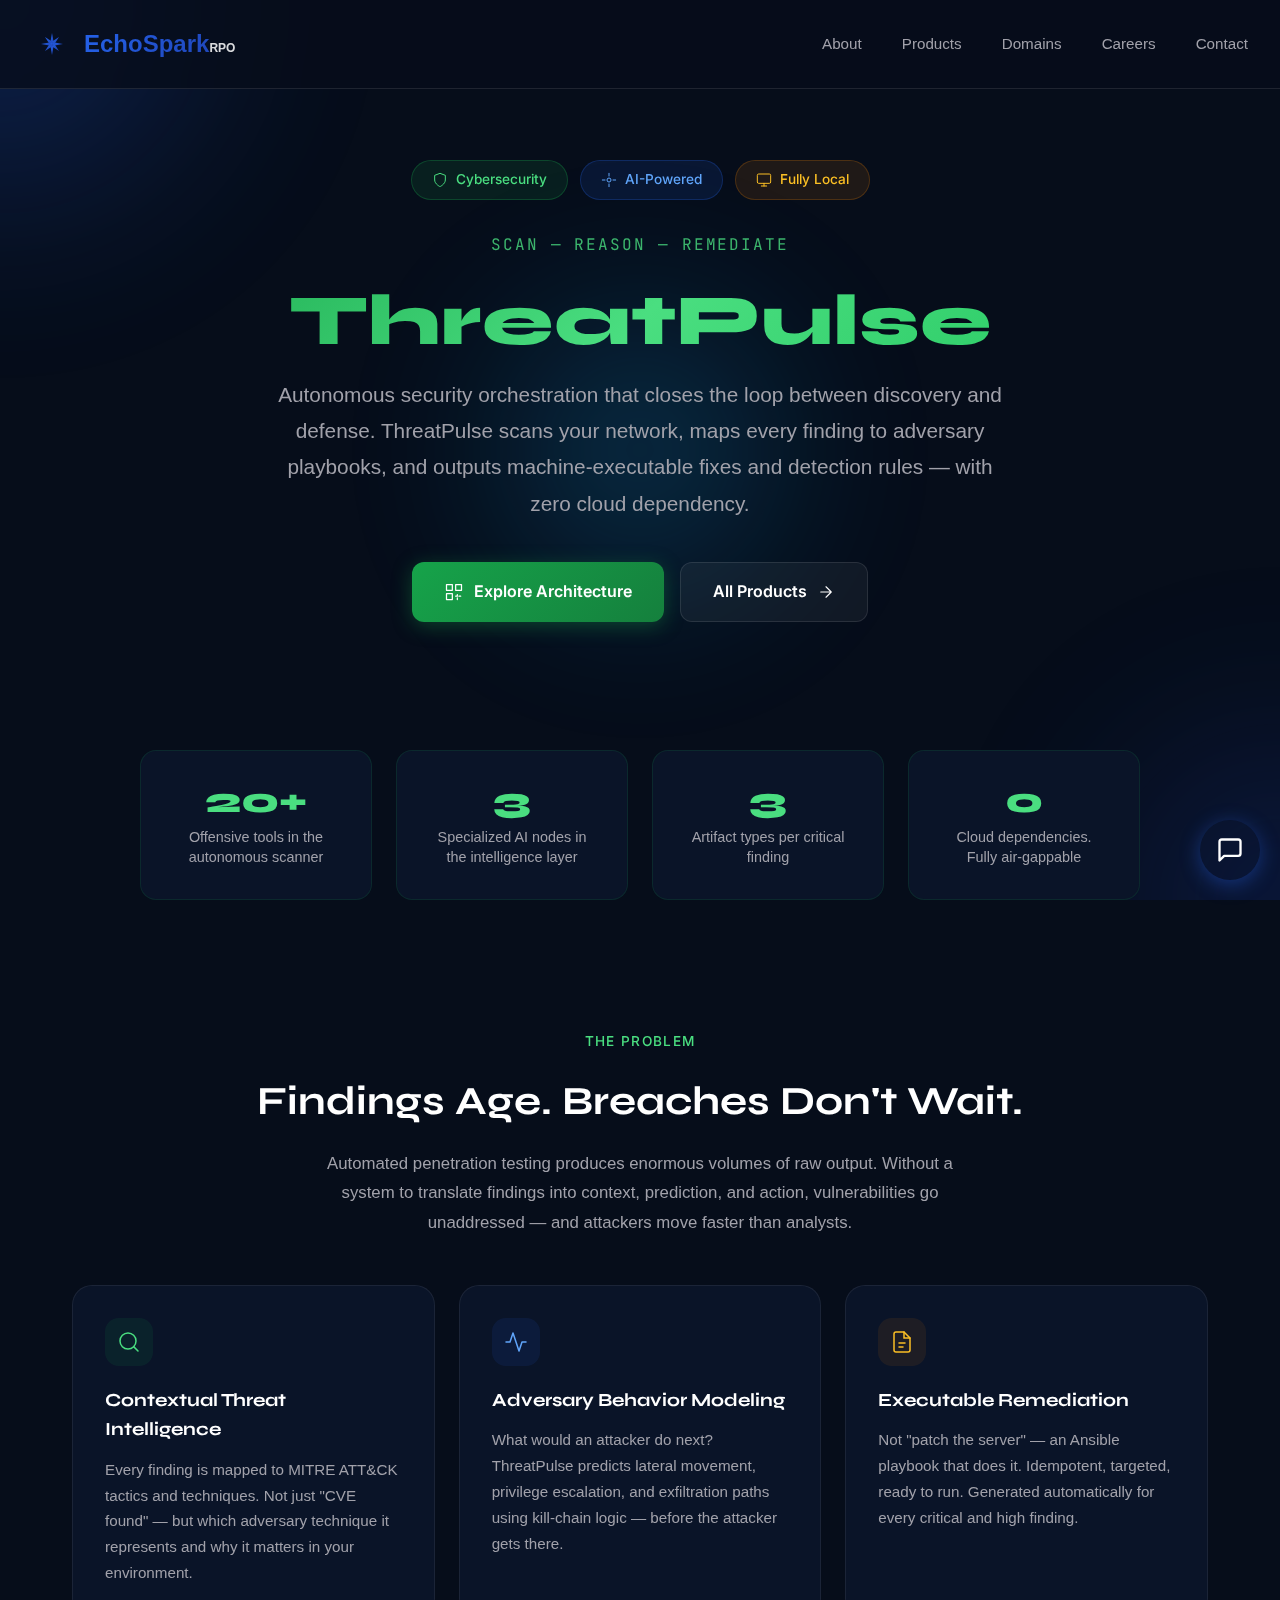
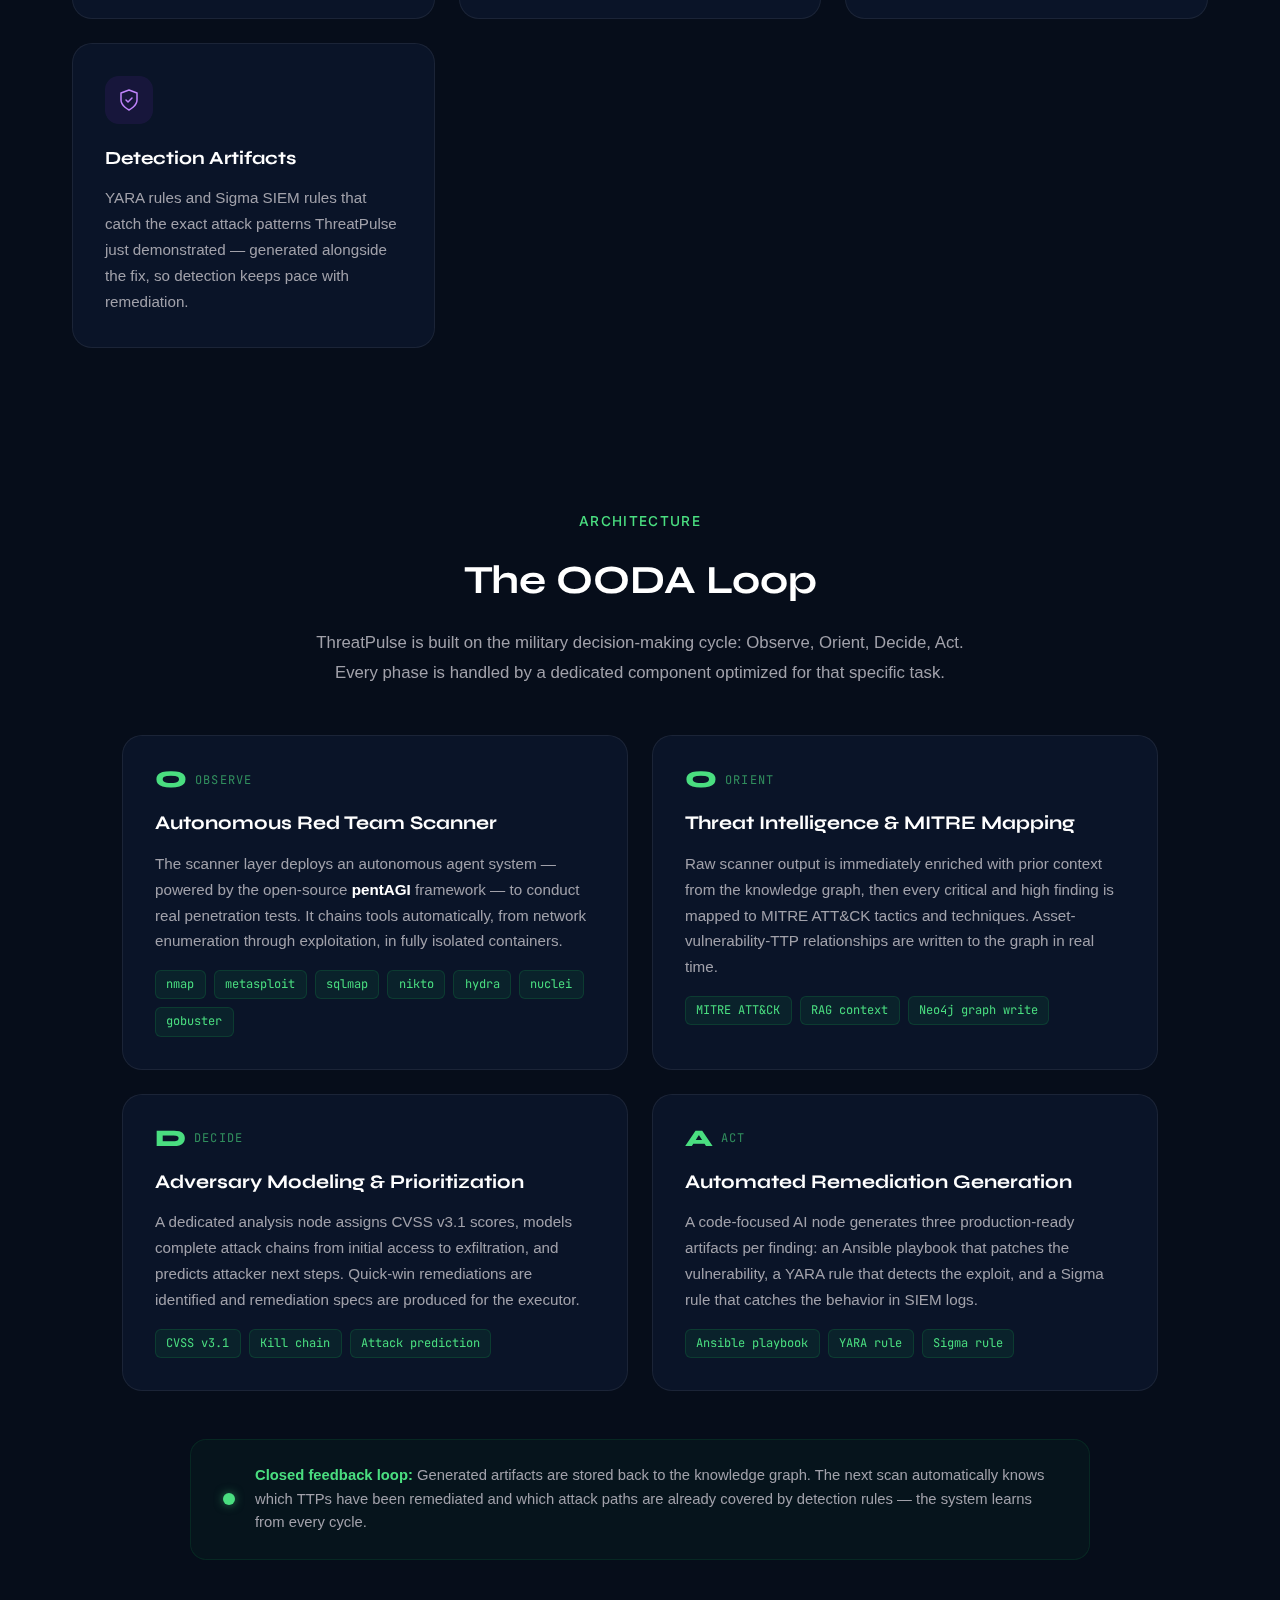
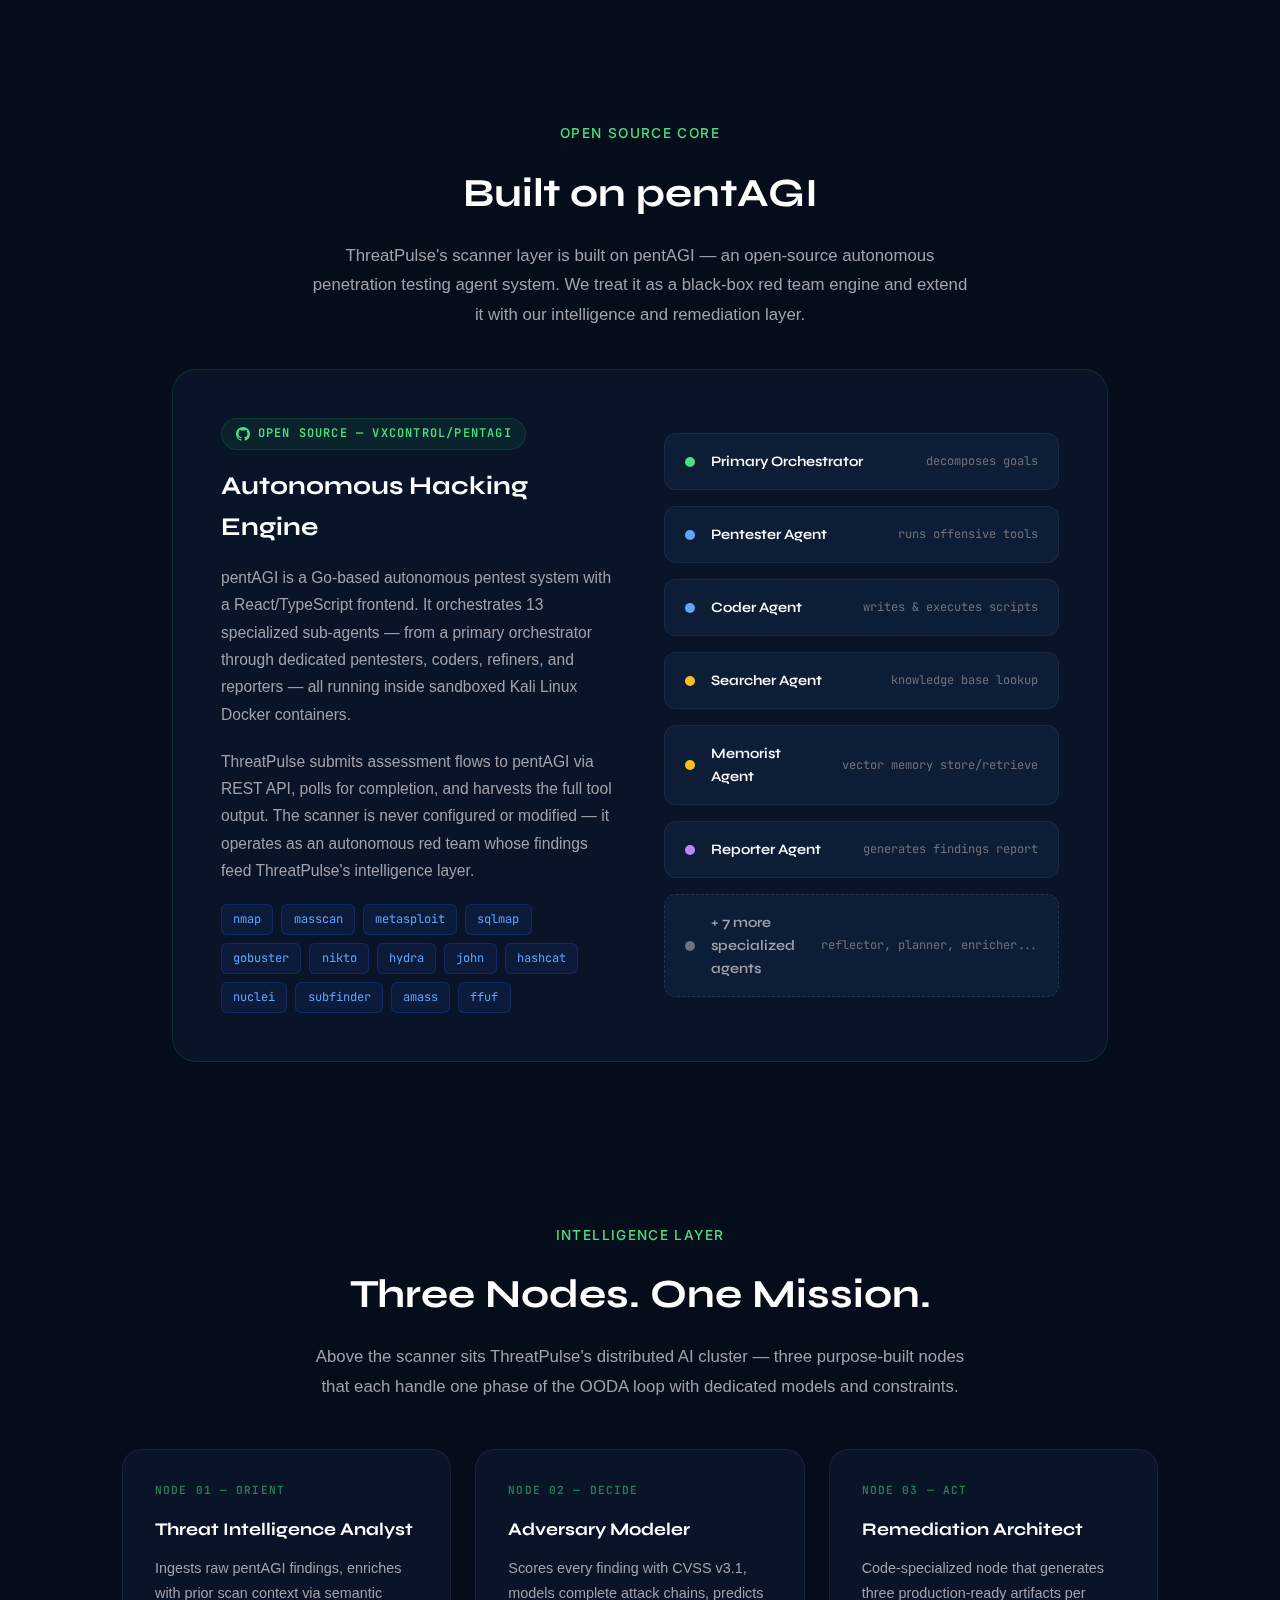
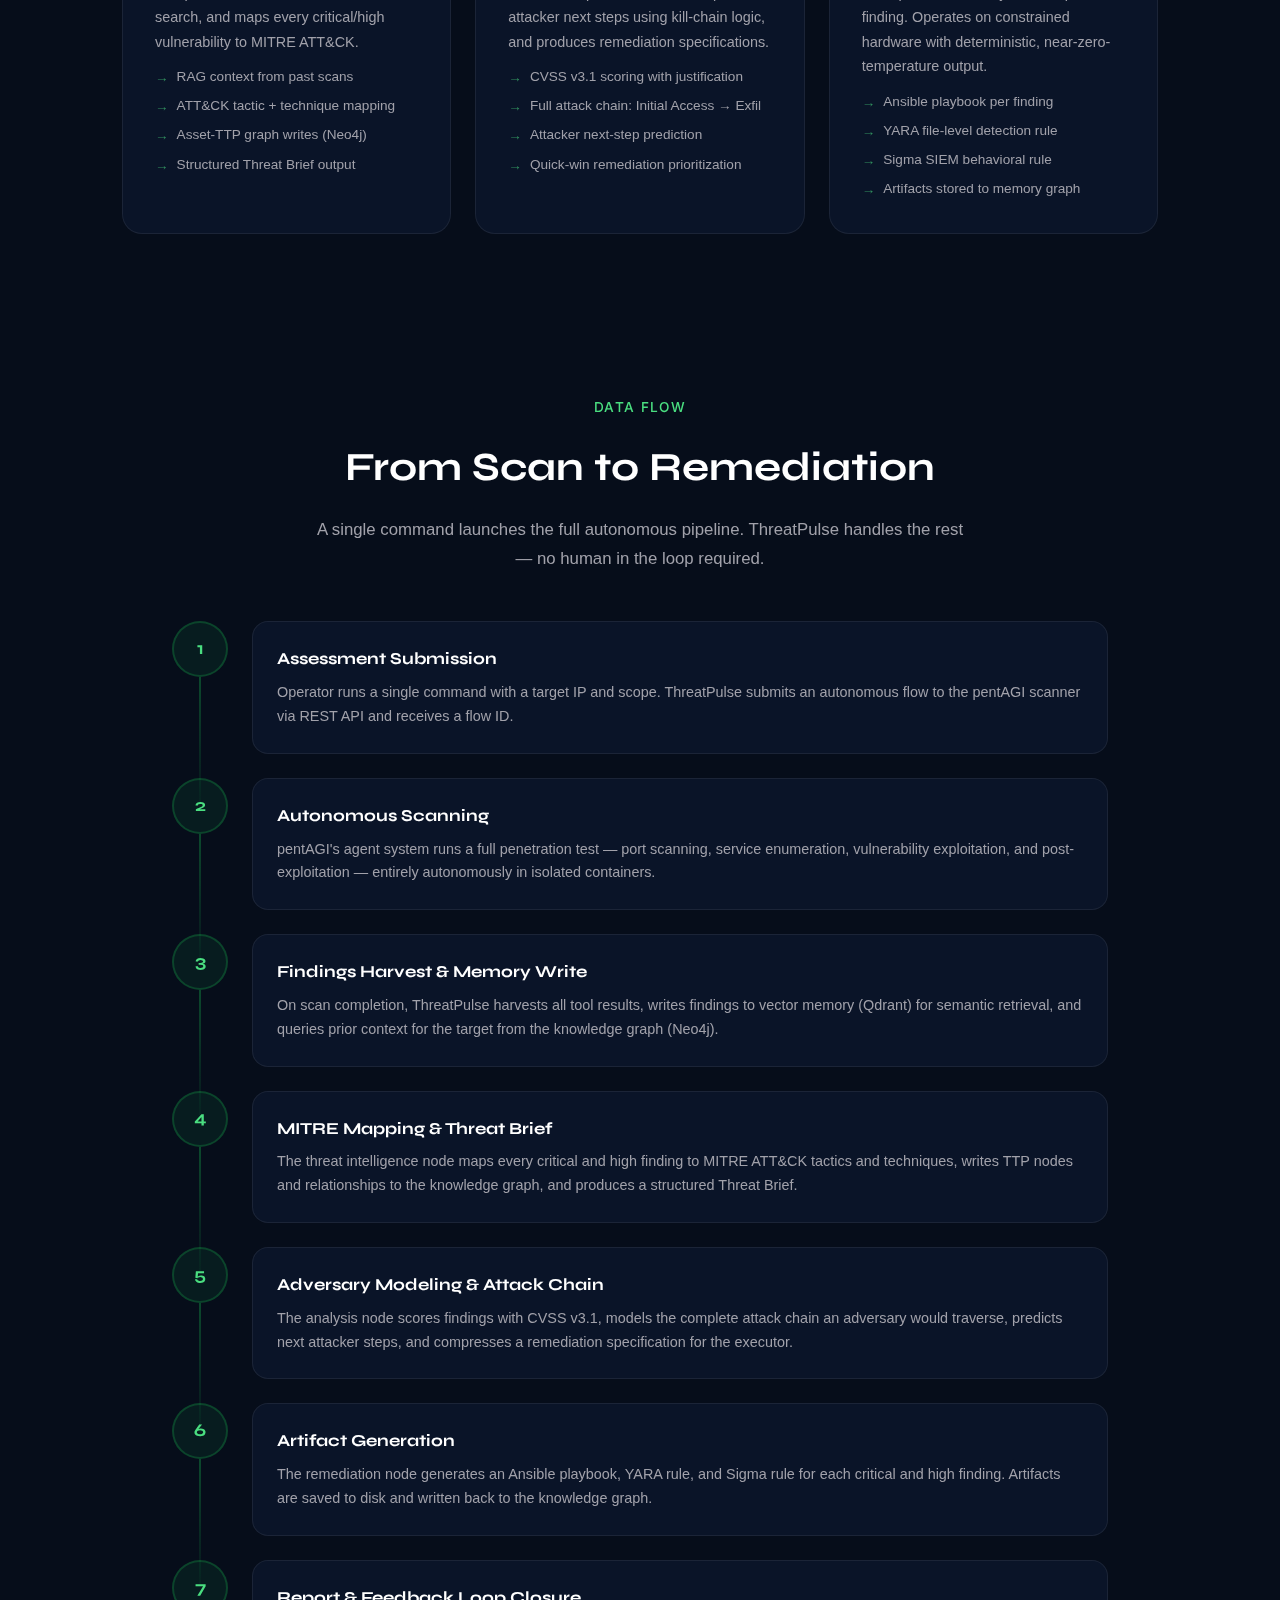
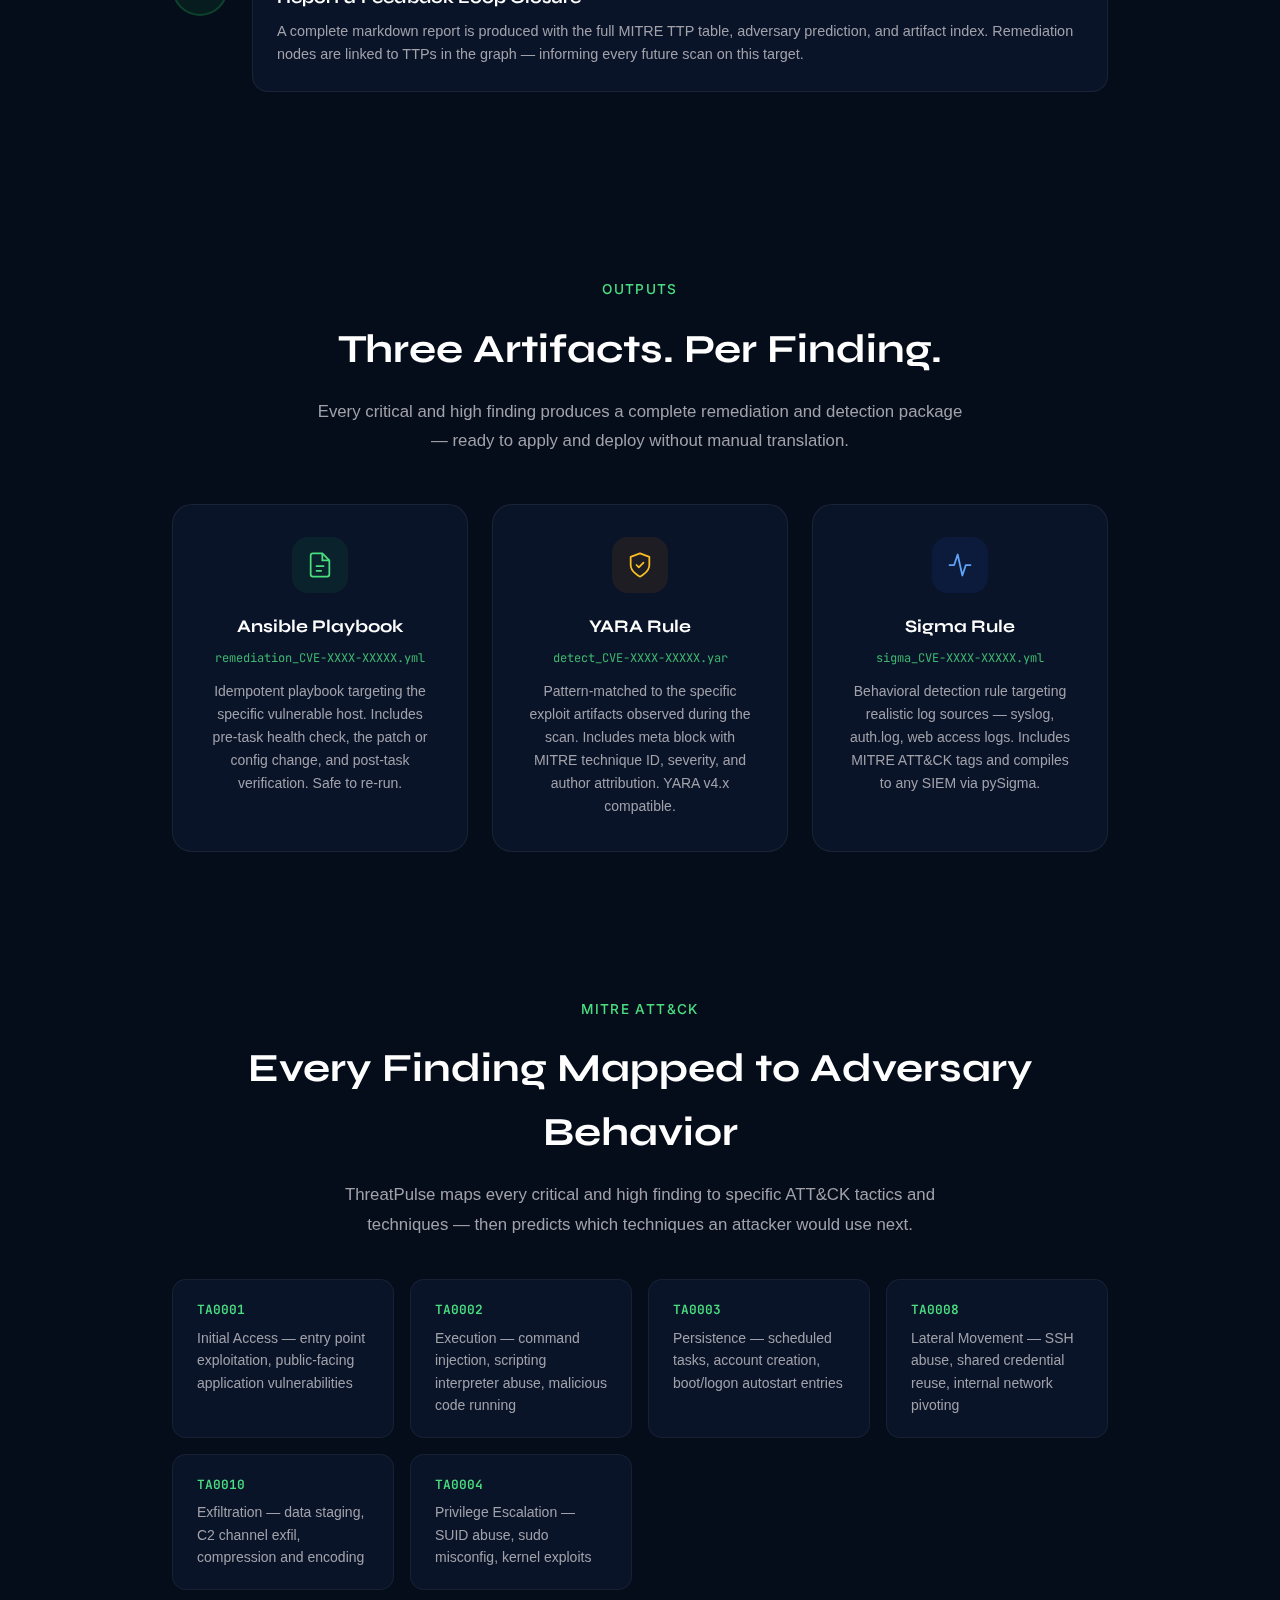
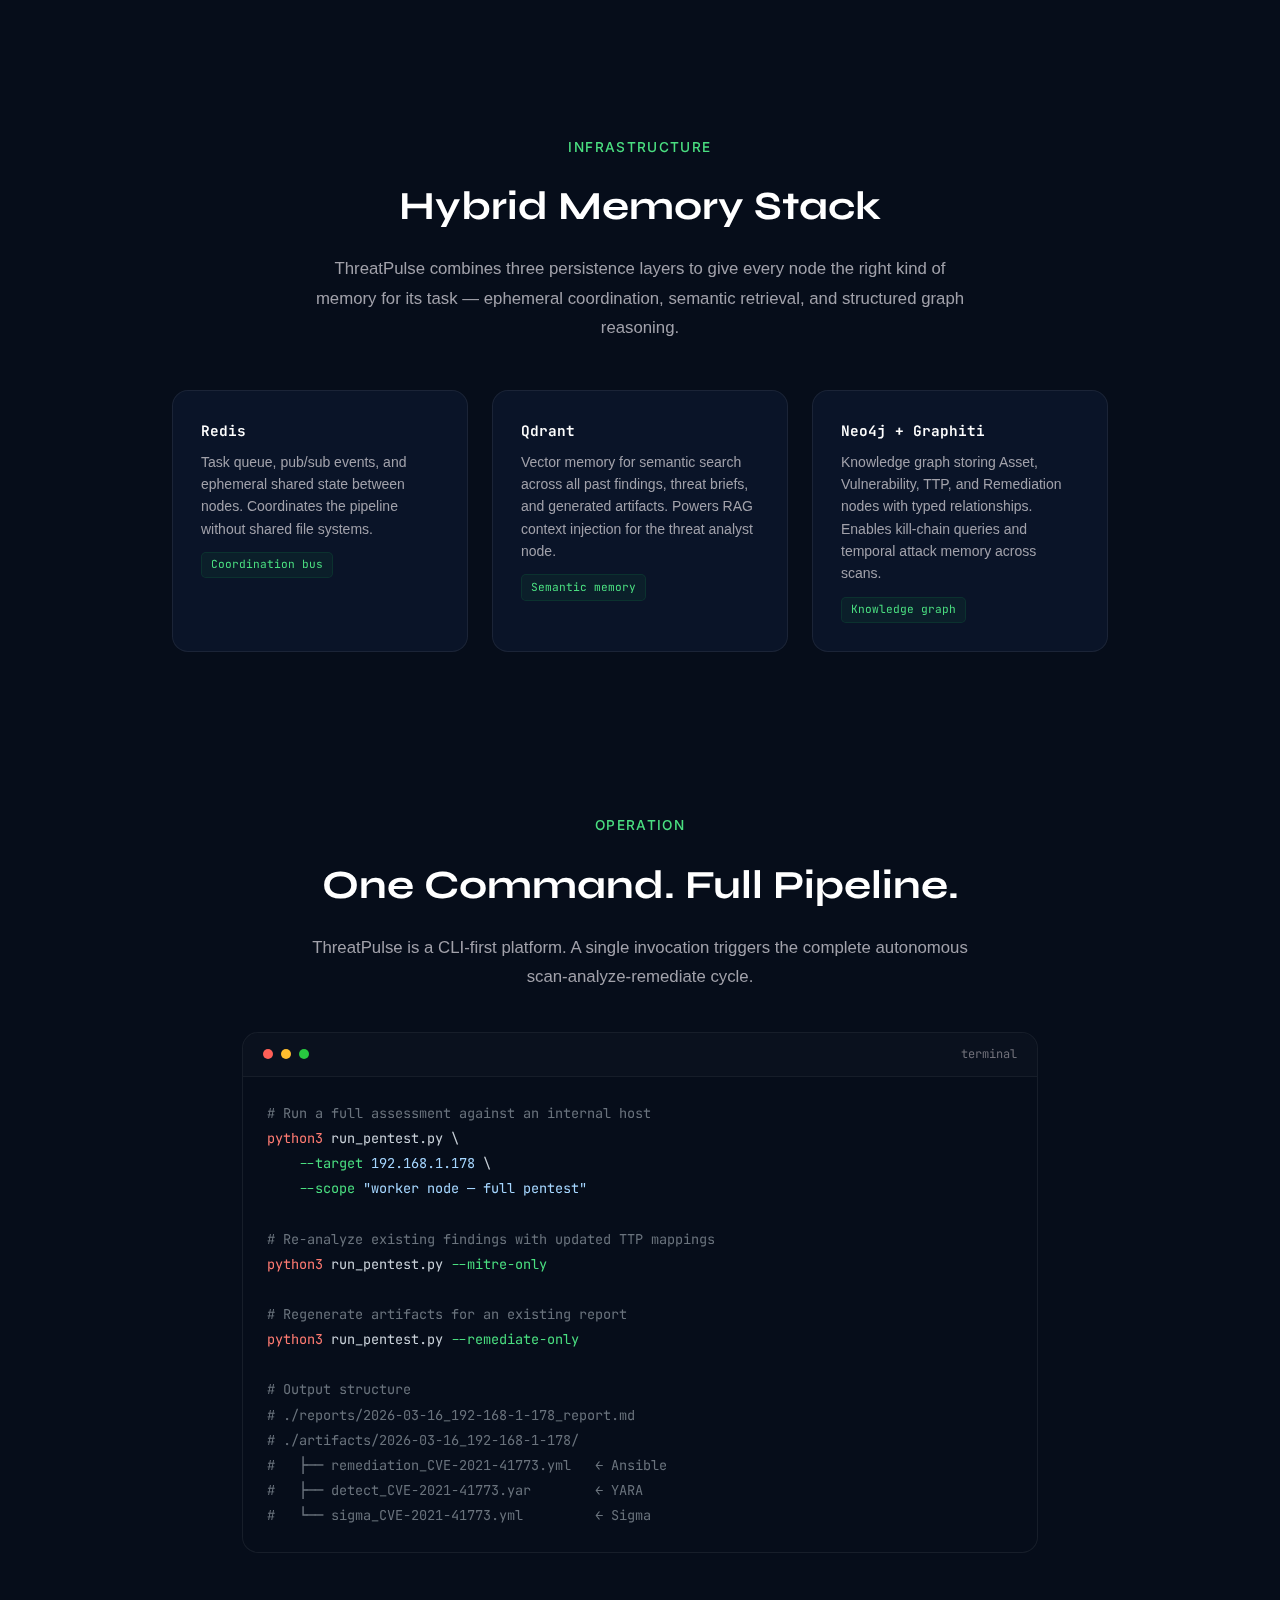
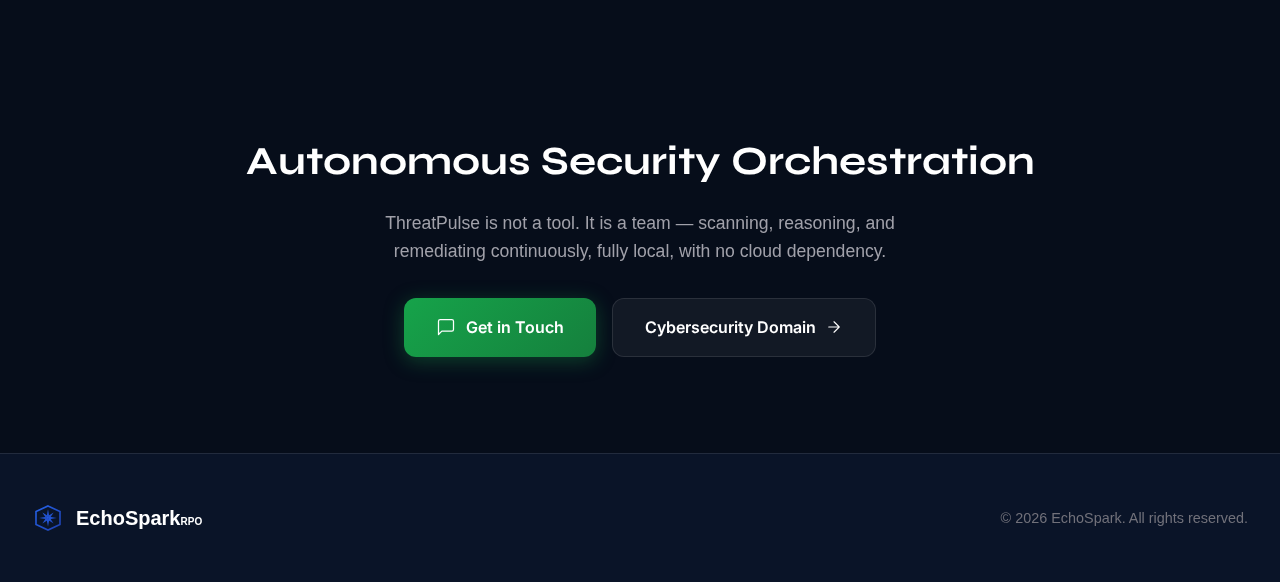
<file: tp/index.html>
<!DOCTYPE html>
<html lang="en">
<head>
    <meta charset="UTF-8">
    <meta name="viewport" content="width=device-width, initial-scale=1.0">
    <title>ThreatPulse - EchoSpark</title>
    <meta name="description" content="ThreatPulse: Autonomous Security Orchestration — Scan. Reason. Remediate. Closed-loop OODA pipeline powered by pentAGI and a distributed AI intelligence layer.">
    <link rel="icon" type="image/svg+xml" href="/icons/favicon.svg">
    <link rel="icon" type="image/png" href="/favicon.png">
    <link href="https://fonts.googleapis.com/css2?family=Inter:wght@300;400;500;600;700;800&family=Syne:wght@400;500;600;700;800&family=JetBrains+Mono:wght@400;500;600&display=swap" rel="stylesheet">
    <link rel="stylesheet" href="/styles.css">
    <style>
        /* ThreatPulse page-specific styles */
        /* Green accent palette */
        :root {
            --tp-green:       #16a34a;
            --tp-green-light: #4ade80;
            --tp-green-dim:   #22c55e;
            --tp-green-dark:  #166534;
        }

        .tp-hero {
            padding: 10rem 2rem 5rem;
            text-align: center;
            position: relative;
            z-index: 1;
        }
        .tp-hero-badges {
            display: flex;
            gap: 0.75rem;
            justify-content: center;
            flex-wrap: wrap;
            margin-bottom: 2rem;
        }
        .tp-badge {
            display: inline-flex;
            align-items: center;
            gap: 0.5rem;
            padding: 0.5rem 1.25rem;
            border-radius: 50px;
            font-size: 0.85rem;
            font-weight: 500;
            font-family: 'Inter', sans-serif;
        }
        .tp-badge-cyber {
            background: rgba(22, 163, 74, 0.12);
            color: #4ade80;
            border: 1px solid rgba(22, 163, 74, 0.3);
        }
        .tp-badge-ai {
            background: rgba(37, 99, 235, 0.12);
            color: #60a5fa;
            border: 1px solid rgba(37, 99, 235, 0.25);
        }
        .tp-badge-local {
            background: rgba(217, 119, 6, 0.12);
            color: #fbbf24;
            border: 1px solid rgba(217, 119, 6, 0.25);
        }
        .tp-hero h1 {
            font-family: 'Syne', sans-serif;
            font-size: clamp(2.5rem, 6vw, 4.5rem);
            font-weight: 800;
            line-height: 1.1;
            margin-bottom: 1rem;
            background: linear-gradient(135deg, #16a34a, #4ade80, #22c55e);
            -webkit-background-clip: text;
            -webkit-text-fill-color: transparent;
            background-clip: text;
        }
        .tp-hero-tagline {
            font-family: 'JetBrains Mono', monospace;
            font-size: clamp(0.85rem, 1.5vw, 1rem);
            color: #4ade80;
            letter-spacing: 0.12em;
            text-transform: uppercase;
            margin-bottom: 1.5rem;
            opacity: 0.8;
        }
        .tp-hero-subtitle {
            font-size: clamp(1rem, 2.5vw, 1.3rem);
            color: var(--text-secondary);
            max-width: 740px;
            margin: 0 auto 2.5rem;
            line-height: 1.75;
        }
        .tp-hero-actions {
            display: flex;
            gap: 1rem;
            justify-content: center;
            flex-wrap: wrap;
        }
        .tp-btn {
            display: inline-flex;
            align-items: center;
            gap: 0.6rem;
            padding: 1rem 2rem;
            border-radius: 12px;
            font-family: 'Inter', sans-serif;
            font-size: 1rem;
            font-weight: 600;
            text-decoration: none;
            transition: all 0.3s cubic-bezier(0.4, 0, 0.2, 1);
        }
        .tp-btn-primary {
            background: linear-gradient(135deg, #16a34a, #15803d);
            color: #fff;
            box-shadow: 0 4px 20px rgba(22, 163, 74, 0.35);
        }
        .tp-btn-primary:hover {
            transform: translateY(-2px);
            box-shadow: 0 8px 30px rgba(22, 163, 74, 0.5);
        }
        .tp-btn-secondary {
            background: rgba(255, 255, 255, 0.05);
            color: var(--text-primary);
            border: 1px solid rgba(255, 255, 255, 0.1);
        }
        .tp-btn-secondary:hover {
            background: rgba(255, 255, 255, 0.1);
            transform: translateY(-2px);
        }

        /* Section shared */
        .tp-section-label {
            display: inline-block;
            font-family: 'Inter', sans-serif;
            font-size: 0.85rem;
            font-weight: 500;
            color: #4ade80;
            text-transform: uppercase;
            letter-spacing: 0.1em;
            margin-bottom: 1rem;
        }
        .tp-section-title {
            font-family: 'Syne', sans-serif;
            font-size: clamp(1.75rem, 4vw, 2.5rem);
            font-weight: 700;
            color: var(--text-primary);
            margin-bottom: 1rem;
        }
        .tp-section-desc {
            font-size: 1.05rem;
            color: var(--text-secondary);
            max-width: 660px;
            margin: 0 auto;
            line-height: 1.75;
        }
        .tp-text-center { text-align: center; }

        /* Stat strip */
        .tp-stats {
            padding: 3rem 2rem;
            position: relative;
            z-index: 1;
        }
        .tp-stats-inner {
            max-width: 1000px;
            margin: 0 auto;
            display: grid;
            grid-template-columns: repeat(auto-fit, minmax(200px, 1fr));
            gap: 1.5rem;
        }
        .tp-stat-card {
            background: var(--bg-secondary);
            border: 1px solid rgba(22, 163, 74, 0.15);
            border-radius: 16px;
            padding: 2rem;
            text-align: center;
            transition: all 0.3s ease;
        }
        .tp-stat-card:hover {
            border-color: rgba(22, 163, 74, 0.35);
            transform: translateY(-3px);
            box-shadow: 0 8px 30px rgba(22, 163, 74, 0.1);
        }
        .tp-stat-num {
            font-family: 'Syne', sans-serif;
            font-size: 2.25rem;
            font-weight: 800;
            color: #4ade80;
            line-height: 1;
            margin-bottom: 0.5rem;
        }
        .tp-stat-label {
            font-size: 0.9rem;
            color: var(--text-secondary);
            line-height: 1.4;
        }

        /* Feature cards */
        .tp-features {
            padding: 5rem 0;
            position: relative;
            z-index: 1;
        }
        .tp-features-grid {
            display: grid;
            grid-template-columns: repeat(auto-fit, minmax(280px, 1fr));
            gap: 1.5rem;
            max-width: 1200px;
            margin: 3rem auto 0;
            padding: 0 2rem;
        }
        .tp-feature-card {
            background: var(--bg-secondary);
            border: 1px solid rgba(255, 255, 255, 0.07);
            border-radius: 20px;
            padding: 2rem;
            transition: all 0.4s cubic-bezier(0.4, 0, 0.2, 1);
        }
        .tp-feature-card:hover {
            transform: translateY(-5px);
            border-color: rgba(22, 163, 74, 0.3);
            box-shadow: 0 12px 40px rgba(22, 163, 74, 0.1);
        }
        .tp-feature-icon {
            width: 48px;
            height: 48px;
            border-radius: 14px;
            display: flex;
            align-items: center;
            justify-content: center;
            margin-bottom: 1.25rem;
        }
        .tp-feature-icon svg { width: 24px; height: 24px; }
        .tp-feature-card h3 {
            font-family: 'Syne', sans-serif;
            font-size: 1.15rem;
            font-weight: 700;
            color: var(--text-primary);
            margin-bottom: 0.75rem;
        }
        .tp-feature-card p {
            font-size: 0.95rem;
            color: var(--text-secondary);
            line-height: 1.7;
        }

        /* OODA architecture */
        .tp-ooda {
            padding: 5rem 0;
            position: relative;
            z-index: 1;
        }
        .tp-ooda-inner {
            max-width: 1100px;
            margin: 0 auto;
            padding: 0 2rem;
        }
        .tp-ooda-grid {
            display: grid;
            grid-template-columns: repeat(2, 1fr);
            gap: 1.5rem;
            margin-top: 3rem;
        }
        .tp-ooda-card {
            background: var(--bg-secondary);
            border: 1px solid rgba(255, 255, 255, 0.07);
            border-radius: 20px;
            padding: 2rem;
            position: relative;
            overflow: hidden;
            transition: all 0.3s ease;
        }
        .tp-ooda-card:hover {
            border-color: rgba(22, 163, 74, 0.25);
            box-shadow: 0 10px 40px rgba(22, 163, 74, 0.08);
        }
        .tp-ooda-card::before {
            content: '';
            position: absolute;
            top: 0;
            left: 0;
            right: 0;
            height: 3px;
            background: linear-gradient(90deg, #16a34a, #4ade80);
            opacity: 0;
            transition: opacity 0.3s ease;
        }
        .tp-ooda-card:hover::before { opacity: 1; }
        .tp-ooda-phase {
            display: inline-flex;
            align-items: center;
            gap: 0.5rem;
            margin-bottom: 1rem;
        }
        .tp-ooda-letter {
            font-family: 'Syne', sans-serif;
            font-size: 1.5rem;
            font-weight: 800;
            color: #4ade80;
            line-height: 1;
        }
        .tp-ooda-name {
            font-family: 'JetBrains Mono', monospace;
            font-size: 0.75rem;
            color: #4ade80;
            opacity: 0.6;
            text-transform: uppercase;
            letter-spacing: 0.1em;
        }
        .tp-ooda-card h3 {
            font-family: 'Syne', sans-serif;
            font-size: 1.2rem;
            font-weight: 700;
            color: var(--text-primary);
            margin-bottom: 0.75rem;
        }
        .tp-ooda-card p {
            font-size: 0.95rem;
            color: var(--text-secondary);
            line-height: 1.7;
            margin-bottom: 1rem;
        }
        .tp-ooda-tags {
            display: flex;
            flex-wrap: wrap;
            gap: 0.5rem;
        }
        .tp-ooda-tag {
            font-family: 'JetBrains Mono', monospace;
            font-size: 0.75rem;
            padding: 0.25rem 0.65rem;
            border-radius: 6px;
            background: rgba(22, 163, 74, 0.1);
            color: #4ade80;
            border: 1px solid rgba(22, 163, 74, 0.2);
        }

        /* Pipeline flow */
        .tp-pipeline {
            padding: 5rem 0;
            position: relative;
            z-index: 1;
        }
        .tp-pipeline-inner {
            max-width: 1000px;
            margin: 0 auto;
            padding: 0 2rem;
        }
        .tp-pipeline-steps {
            margin-top: 3rem;
            display: flex;
            flex-direction: column;
            gap: 0;
        }
        .tp-pipeline-step {
            display: grid;
            grid-template-columns: 56px 1fr;
            gap: 1.5rem;
            align-items: flex-start;
            position: relative;
        }
        .tp-pipeline-step:not(:last-child)::after {
            content: '';
            position: absolute;
            left: 27px;
            top: 56px;
            bottom: -1.5rem;
            width: 2px;
            background: linear-gradient(to bottom, rgba(22, 163, 74, 0.4), rgba(22, 163, 74, 0.05));
        }
        .tp-pipeline-num {
            width: 56px;
            height: 56px;
            border-radius: 50%;
            background: rgba(22, 163, 74, 0.1);
            border: 2px solid rgba(22, 163, 74, 0.3);
            display: flex;
            align-items: center;
            justify-content: center;
            font-family: 'Syne', sans-serif;
            font-size: 1.1rem;
            font-weight: 700;
            color: #4ade80;
            flex-shrink: 0;
        }
        .tp-pipeline-body {
            background: var(--bg-secondary);
            border: 1px solid rgba(255, 255, 255, 0.07);
            border-radius: 16px;
            padding: 1.5rem;
            margin-bottom: 1.5rem;
            transition: all 0.3s ease;
        }
        .tp-pipeline-body:hover {
            border-color: rgba(22, 163, 74, 0.25);
        }
        .tp-pipeline-body h4 {
            font-family: 'Syne', sans-serif;
            font-size: 1.05rem;
            font-weight: 700;
            color: var(--text-primary);
            margin-bottom: 0.5rem;
        }
        .tp-pipeline-body p {
            font-size: 0.9rem;
            color: var(--text-secondary);
            line-height: 1.65;
        }

        /* pentAGI section */
        .tp-pentagi {
            padding: 5rem 0;
            position: relative;
            z-index: 1;
        }
        .tp-pentagi-inner {
            max-width: 1000px;
            margin: 0 auto;
            padding: 0 2rem;
        }
        .tp-pentagi-card {
            background: var(--bg-secondary);
            border: 1px solid rgba(22, 163, 74, 0.2);
            border-radius: 24px;
            padding: 3rem;
            margin-top: 2.5rem;
            display: grid;
            grid-template-columns: 1fr 1fr;
            gap: 3rem;
            align-items: center;
        }
        .tp-pentagi-label {
            display: inline-flex;
            align-items: center;
            gap: 0.5rem;
            font-family: 'JetBrains Mono', monospace;
            font-size: 0.75rem;
            font-weight: 600;
            color: #4ade80;
            text-transform: uppercase;
            letter-spacing: 0.1em;
            margin-bottom: 1rem;
            background: rgba(22, 163, 74, 0.1);
            border: 1px solid rgba(22, 163, 74, 0.2);
            padding: 0.35rem 0.85rem;
            border-radius: 50px;
        }
        .tp-pentagi-card h3 {
            font-family: 'Syne', sans-serif;
            font-size: 1.6rem;
            font-weight: 700;
            color: var(--text-primary);
            margin-bottom: 1rem;
        }
        .tp-pentagi-card p {
            font-size: 0.975rem;
            color: var(--text-secondary);
            line-height: 1.75;
            margin-bottom: 1.25rem;
        }
        .tp-pentagi-tools {
            display: flex;
            flex-wrap: wrap;
            gap: 0.5rem;
        }
        .tp-tool-chip {
            font-family: 'JetBrains Mono', monospace;
            font-size: 0.75rem;
            padding: 0.3rem 0.7rem;
            border-radius: 6px;
            background: rgba(37, 99, 235, 0.1);
            color: #60a5fa;
            border: 1px solid rgba(37, 99, 235, 0.2);
        }
        .tp-pentagi-visual {
            display: flex;
            flex-direction: column;
            gap: 1rem;
        }
        .tp-agent-row {
            background: var(--bg-tertiary);
            border: 1px solid rgba(255, 255, 255, 0.06);
            border-radius: 12px;
            padding: 1rem 1.25rem;
            display: flex;
            align-items: center;
            gap: 1rem;
            transition: border-color 0.3s ease;
        }
        .tp-agent-row:hover { border-color: rgba(22, 163, 74, 0.2); }
        .tp-agent-dot {
            width: 10px;
            height: 10px;
            border-radius: 50%;
            flex-shrink: 0;
        }
        .tp-agent-row-label {
            font-family: 'Syne', sans-serif;
            font-size: 0.9rem;
            font-weight: 600;
            color: var(--text-primary);
            flex: 1;
        }
        .tp-agent-row-sub {
            font-family: 'JetBrains Mono', monospace;
            font-size: 0.75rem;
            color: var(--text-tertiary);
        }

        /* Intelligence layer */
        .tp-intelligence {
            padding: 5rem 0;
            position: relative;
            z-index: 1;
        }
        .tp-intelligence-inner {
            max-width: 1100px;
            margin: 0 auto;
            padding: 0 2rem;
        }
        .tp-intelligence-grid {
            display: grid;
            grid-template-columns: repeat(3, 1fr);
            gap: 1.5rem;
            margin-top: 3rem;
        }
        .tp-intel-card {
            background: var(--bg-secondary);
            border: 1px solid rgba(255, 255, 255, 0.07);
            border-radius: 20px;
            padding: 2rem;
            position: relative;
            transition: all 0.3s ease;
        }
        .tp-intel-card:hover {
            transform: translateY(-4px);
            border-color: rgba(22, 163, 74, 0.25);
            box-shadow: 0 10px 40px rgba(22, 163, 74, 0.08);
        }
        .tp-intel-num {
            font-family: 'JetBrains Mono', monospace;
            font-size: 0.7rem;
            font-weight: 600;
            color: #4ade80;
            opacity: 0.5;
            text-transform: uppercase;
            letter-spacing: 0.1em;
            margin-bottom: 1rem;
        }
        .tp-intel-card h3 {
            font-family: 'Syne', sans-serif;
            font-size: 1.1rem;
            font-weight: 700;
            color: var(--text-primary);
            margin-bottom: 0.75rem;
        }
        .tp-intel-card p {
            font-size: 0.9rem;
            color: var(--text-secondary);
            line-height: 1.7;
        }
        .tp-intel-list {
            list-style: none;
            padding: 0;
            margin: 0.75rem 0 0;
            display: flex;
            flex-direction: column;
            gap: 0.4rem;
        }
        .tp-intel-list li {
            font-size: 0.85rem;
            color: var(--text-secondary);
            display: flex;
            align-items: flex-start;
            gap: 0.5rem;
        }
        .tp-intel-list li::before {
            content: '→';
            color: #4ade80;
            opacity: 0.6;
            flex-shrink: 0;
            margin-top: 1px;
        }

        /* Artifacts / outputs */
        .tp-artifacts {
            padding: 5rem 0;
            position: relative;
            z-index: 1;
        }
        .tp-artifacts-inner {
            max-width: 1000px;
            margin: 0 auto;
            padding: 0 2rem;
        }
        .tp-artifact-grid {
            display: grid;
            grid-template-columns: repeat(3, 1fr);
            gap: 1.5rem;
            margin-top: 3rem;
        }
        .tp-artifact-card {
            background: var(--bg-secondary);
            border: 1px solid rgba(255, 255, 255, 0.07);
            border-radius: 20px;
            padding: 2rem;
            text-align: center;
            transition: all 0.3s ease;
        }
        .tp-artifact-card:hover {
            border-color: rgba(22, 163, 74, 0.3);
            transform: translateY(-4px);
            box-shadow: 0 10px 40px rgba(22, 163, 74, 0.1);
        }
        .tp-artifact-icon {
            width: 56px;
            height: 56px;
            border-radius: 16px;
            display: flex;
            align-items: center;
            justify-content: center;
            margin: 0 auto 1.25rem;
        }
        .tp-artifact-icon svg { width: 28px; height: 28px; }
        .tp-artifact-card h3 {
            font-family: 'Syne', sans-serif;
            font-size: 1.1rem;
            font-weight: 700;
            color: var(--text-primary);
            margin-bottom: 0.5rem;
        }
        .tp-artifact-ext {
            font-family: 'JetBrains Mono', monospace;
            font-size: 0.75rem;
            color: #4ade80;
            margin-bottom: 0.75rem;
            opacity: 0.8;
        }
        .tp-artifact-card p {
            font-size: 0.875rem;
            color: var(--text-secondary);
            line-height: 1.65;
        }

        /* Memory / infra */
        .tp-infra {
            padding: 5rem 0;
            position: relative;
            z-index: 1;
        }
        .tp-infra-inner {
            max-width: 1000px;
            margin: 0 auto;
            padding: 0 2rem;
        }
        .tp-infra-row {
            display: grid;
            grid-template-columns: repeat(3, 1fr);
            gap: 1.5rem;
            margin-top: 3rem;
        }
        .tp-infra-card {
            background: var(--bg-secondary);
            border: 1px solid rgba(255, 255, 255, 0.07);
            border-radius: 16px;
            padding: 1.75rem;
            transition: all 0.3s ease;
        }
        .tp-infra-card:hover {
            border-color: rgba(22, 163, 74, 0.2);
            box-shadow: 0 6px 24px rgba(22, 163, 74, 0.06);
        }
        .tp-infra-card h4 {
            font-family: 'JetBrains Mono', monospace;
            font-size: 0.9rem;
            font-weight: 600;
            color: var(--text-primary);
            margin-bottom: 0.5rem;
        }
        .tp-infra-card p {
            font-size: 0.875rem;
            color: var(--text-secondary);
            line-height: 1.6;
        }
        .tp-infra-tag {
            display: inline-block;
            font-family: 'JetBrains Mono', monospace;
            font-size: 0.7rem;
            padding: 0.2rem 0.55rem;
            border-radius: 5px;
            margin-top: 0.75rem;
            background: rgba(22, 163, 74, 0.08);
            color: #4ade80;
            border: 1px solid rgba(22, 163, 74, 0.15);
        }

        /* Code block */
        .tp-code {
            padding: 5rem 0;
            position: relative;
            z-index: 1;
        }
        .tp-code-inner {
            max-width: 860px;
            margin: 0 auto;
            padding: 0 2rem;
        }
        .tp-code-block {
            background: #060d1a;
            border: 1px solid rgba(255, 255, 255, 0.07);
            border-radius: 16px;
            overflow: hidden;
            margin-top: 2.5rem;
        }
        .tp-code-header {
            display: flex;
            align-items: center;
            gap: 0.5rem;
            padding: 0.75rem 1.25rem;
            background: rgba(255, 255, 255, 0.02);
            border-bottom: 1px solid rgba(255, 255, 255, 0.05);
        }
        .tp-code-dot { width: 10px; height: 10px; border-radius: 50%; }
        .tp-code-dot:nth-child(1) { background: #ff5f57; }
        .tp-code-dot:nth-child(2) { background: #ffbd2e; }
        .tp-code-dot:nth-child(3) { background: #28c840; }
        .tp-code-header span:last-child {
            margin-left: auto;
            font-family: 'JetBrains Mono', monospace;
            font-size: 0.75rem;
            color: var(--text-tertiary);
        }
        .tp-code-body {
            padding: 1.5rem;
            overflow-x: auto;
        }
        .tp-code-body pre {
            margin: 0;
            font-family: 'JetBrains Mono', monospace;
            font-size: 0.85rem;
            line-height: 1.85;
            color: #c9d1d9;
        }
        .tp-code-body .comment  { color: #6a737d; }
        .tp-code-body .keyword  { color: #ff7b72; }
        .tp-code-body .string   { color: #a5d6ff; }
        .tp-code-body .flag     { color: #4ade80; }
        .tp-code-body .num      { color: #fbbf24; }

        /* MITRE strip */
        .tp-mitre {
            padding: 4rem 0;
            position: relative;
            z-index: 1;
        }
        .tp-mitre-inner {
            max-width: 1000px;
            margin: 0 auto;
            padding: 0 2rem;
        }
        .tp-mitre-grid {
            display: grid;
            grid-template-columns: repeat(auto-fit, minmax(220px, 1fr));
            gap: 1rem;
            margin-top: 2.5rem;
        }
        .tp-mitre-card {
            background: var(--bg-secondary);
            border: 1px solid rgba(255, 255, 255, 0.06);
            border-radius: 14px;
            padding: 1.25rem 1.5rem;
            transition: all 0.3s ease;
        }
        .tp-mitre-card:hover {
            border-color: rgba(22, 163, 74, 0.25);
            transform: translateY(-2px);
        }
        .tp-mitre-id {
            font-family: 'JetBrains Mono', monospace;
            font-size: 0.8rem;
            font-weight: 600;
            color: #4ade80;
            margin-bottom: 0.4rem;
        }
        .tp-mitre-card p {
            font-size: 0.875rem;
            color: var(--text-secondary);
        }

        /* CTA */
        .tp-cta {
            padding: 6rem 2rem;
            text-align: center;
            position: relative;
            z-index: 1;
        }
        .tp-cta h2 {
            font-family: 'Syne', sans-serif;
            font-size: clamp(1.75rem, 4vw, 2.5rem);
            font-weight: 700;
            color: var(--text-primary);
            margin-bottom: 1rem;
        }
        .tp-cta p {
            color: var(--text-secondary);
            font-size: 1.1rem;
            margin-bottom: 2rem;
            max-width: 550px;
            margin-left: auto;
            margin-right: auto;
        }

        /* Feedback loop */
        .tp-feedback-strip {
            background: rgba(22, 163, 74, 0.05);
            border: 1px solid rgba(22, 163, 74, 0.15);
            border-radius: 16px;
            padding: 1.5rem 2rem;
            max-width: 900px;
            margin: 3rem auto 0;
            display: flex;
            align-items: center;
            gap: 1.25rem;
        }
        .tp-feedback-dot {
            width: 12px;
            height: 12px;
            border-radius: 50%;
            background: #4ade80;
            box-shadow: 0 0 10px rgba(74, 222, 128, 0.5);
            flex-shrink: 0;
            animation: pulse-dot 2s ease-in-out infinite;
        }
        @keyframes pulse-dot {
            0%, 100% { opacity: 1; box-shadow: 0 0 10px rgba(74, 222, 128, 0.5); }
            50% { opacity: 0.5; box-shadow: 0 0 4px rgba(74, 222, 128, 0.2); }
        }
        .tp-feedback-text {
            font-size: 0.925rem;
            color: var(--text-secondary);
            line-height: 1.6;
        }
        .tp-feedback-text strong { color: #4ade80; }

        /* Responsive */
        @media (max-width: 900px) {
            .tp-ooda-grid,
            .tp-intelligence-grid,
            .tp-artifact-grid,
            .tp-infra-row { grid-template-columns: 1fr; }
            .tp-pentagi-card { grid-template-columns: 1fr; gap: 2rem; }
        }
        @media (max-width: 640px) {
            .tp-pipeline-step { grid-template-columns: 40px 1fr; gap: 1rem; }
            .tp-pipeline-num { width: 40px; height: 40px; font-size: 0.9rem; }
        }
    </style>
</head>
<!-- Google tag (gtag.js) -->
<script async src="https://www.googletagmanager.com/gtag/js?id=G-BP724NMT95"></script>
<script>
  window.dataLayer = window.dataLayer || [];
  function gtag(){dataLayer.push(arguments);}
  gtag('js', new Date());
  gtag('config', 'G-BP724NMT95');
</script>
<body>
    <!-- Animated Background -->
    <div class="animated-bg">
        <div class="gradient-orb orb-1"></div>
        <div class="gradient-orb orb-2"></div>
        <div class="gradient-orb orb-3"></div>
    </div>

    <!-- Navigation -->
    <header class="header">
        <nav class="nav-container">
            <a href="/" class="logo-container">
                <svg class="logo-icon" viewBox="0 0 40 40" fill="none" xmlns="http://www.w3.org/2000/svg">
                    <path d="M20 5L35 12V28L20 35L5 28V12L20 5Z" stroke="url(#logoGradient)" stroke-width="2" fill="none" class="logo-path"/>
                    <path d="M20 9L22 20L18 20Z" fill="url(#logoGradient)" class="logo-center"/>
                    <path d="M20 31L22 20L18 20Z" fill="url(#logoGradient)" class="logo-center"/>
                    <path d="M31 20L20 18L20 22Z" fill="url(#logoGradient)" class="logo-center"/>
                    <path d="M9 20L20 18L20 22Z" fill="url(#logoGradient)" class="logo-center"/>
                    <path d="M27 13L21.5 21.5L18.5 18.5Z" fill="url(#logoGradient)" class="logo-center"/>
                    <path d="M27 27L21.5 18.5L18.5 21.5Z" fill="url(#logoGradient)" class="logo-center"/>
                    <path d="M13 27L18.5 18.5L21.5 21.5Z" fill="url(#logoGradient)" class="logo-center"/>
                    <path d="M13 13L18.5 21.5L21.5 18.5Z" fill="url(#logoGradient)" class="logo-center"/>
                    <circle cx="20" cy="20" r="1.5" fill="url(#logoGradient)" class="logo-center"/>
                    <defs>
                        <linearGradient id="logoGradient" x1="0%" y1="0%" x2="100%" y2="100%">
                            <stop offset="0%" style="stop-color:#2563eb;stop-opacity:1" />
                            <stop offset="100%" style="stop-color:#1e40af;stop-opacity:1" />
                        </linearGradient>
                    </defs>
                </svg>
                <span class="logo-text">EchoSpark<span class="logo-sub">RPO</span></span>
            </a>
            <ul class="nav-links">
                <li><a href="/about" class="nav-link">About</a></li>
                <li><a href="/products" class="nav-link">Products</a></li>
                <li><a href="/#domains" class="nav-link">Domains</a></li>
                <li><a href="/careers" class="nav-link">Careers</a></li>
                <li><a href="/#contact" class="nav-link">Contact</a></li>
            </ul>
            <button class="menu-toggle" aria-label="Toggle Navigation">
                <span></span><span></span><span></span>
            </button>
        </nav>
    </header>

    <!-- Hero -->
    <section class="tp-hero">
        <div class="tp-hero-badges">
            <span class="tp-badge tp-badge-cyber">
                <svg viewBox="0 0 24 24" fill="none" width="16" height="16"><path d="M12 22s8-4 8-10V5l-8-3-8 3v7c0 6 8 10 8 10z" stroke="currentColor" stroke-width="1.5" stroke-linejoin="round"/></svg>
                Cybersecurity
            </span>
            <span class="tp-badge tp-badge-ai">
                <svg viewBox="0 0 24 24" fill="none" width="16" height="16"><circle cx="12" cy="12" r="3" stroke="currentColor" stroke-width="1.5"/><path d="M12 2v4m0 12v4M2 12h4m12 0h4" stroke="currentColor" stroke-width="1.5" stroke-linecap="round"/></svg>
                AI-Powered
            </span>
            <span class="tp-badge tp-badge-local">
                <svg viewBox="0 0 24 24" fill="none" width="16" height="16"><rect x="2" y="3" width="20" height="14" rx="2" stroke="currentColor" stroke-width="1.5"/><path d="M8 21h8m-4-4v4" stroke="currentColor" stroke-width="1.5" stroke-linecap="round"/></svg>
                Fully Local
            </span>
        </div>
        <p class="tp-hero-tagline">Scan &mdash; Reason &mdash; Remediate</p>
        <h1>ThreatPulse</h1>
        <p class="tp-hero-subtitle">
            Autonomous security orchestration that closes the loop between discovery and defense.
            ThreatPulse scans your network, maps every finding to adversary playbooks,
            and outputs machine-executable fixes and detection rules — with zero cloud dependency.
        </p>
        <div class="tp-hero-actions">
            <a href="#architecture" class="tp-btn tp-btn-primary">
                <svg viewBox="0 0 24 24" fill="none" width="20" height="20"><path d="M3 3h7v7H3zm11 0h7v7h-7zM3 14h7v7H3zm11 3h2m4 0h-2m-2-2v2m0 4v-2" stroke="currentColor" stroke-width="1.5" stroke-linecap="round" stroke-linejoin="round"/></svg>
                Explore Architecture
            </a>
            <a href="/products" class="tp-btn tp-btn-secondary">
                All Products
                <svg viewBox="0 0 24 24" fill="none" width="18" height="18"><path d="M5 12h14m-7-7l7 7-7 7" stroke="currentColor" stroke-width="1.5" stroke-linecap="round" stroke-linejoin="round"/></svg>
            </a>
        </div>
    </section>

    <!-- Stats strip -->
    <div class="tp-stats">
        <div class="tp-stats-inner">
            <div class="tp-stat-card">
                <div class="tp-stat-num">20+</div>
                <div class="tp-stat-label">Offensive tools in the autonomous scanner</div>
            </div>
            <div class="tp-stat-card">
                <div class="tp-stat-num">3</div>
                <div class="tp-stat-label">Specialized AI nodes in the intelligence layer</div>
            </div>
            <div class="tp-stat-card">
                <div class="tp-stat-num">3</div>
                <div class="tp-stat-label">Artifact types per critical finding</div>
            </div>
            <div class="tp-stat-card">
                <div class="tp-stat-num">0</div>
                <div class="tp-stat-label">Cloud dependencies. Fully air-gappable</div>
            </div>
        </div>
    </div>

    <!-- Problem / features -->
    <section class="tp-features">
        <div class="tp-text-center" style="padding: 0 2rem;">
            <span class="tp-section-label">The Problem</span>
            <h2 class="tp-section-title">Findings Age. Breaches Don't Wait.</h2>
            <p class="tp-section-desc">
                Automated penetration testing produces enormous volumes of raw output.
                Without a system to translate findings into context, prediction, and action,
                vulnerabilities go unaddressed — and attackers move faster than analysts.
            </p>
        </div>
        <div class="tp-features-grid">
            <div class="tp-feature-card">
                <div class="tp-feature-icon" style="background: rgba(22, 163, 74, 0.1); color: #4ade80;">
                    <svg viewBox="0 0 24 24" fill="none"><circle cx="11" cy="11" r="8" stroke="currentColor" stroke-width="1.5"/><path d="M21 21l-4.35-4.35" stroke="currentColor" stroke-width="1.5" stroke-linecap="round"/></svg>
                </div>
                <h3>Contextual Threat Intelligence</h3>
                <p>Every finding is mapped to MITRE ATT&amp;CK tactics and techniques. Not just "CVE found" — but which adversary technique it represents and why it matters in your environment.</p>
            </div>
            <div class="tp-feature-card">
                <div class="tp-feature-icon" style="background: rgba(37, 99, 235, 0.1); color: #60a5fa;">
                    <svg viewBox="0 0 24 24" fill="none"><path d="M22 12h-4l-3 9L9 3l-3 9H2" stroke="currentColor" stroke-width="1.5" stroke-linecap="round" stroke-linejoin="round"/></svg>
                </div>
                <h3>Adversary Behavior Modeling</h3>
                <p>What would an attacker do next? ThreatPulse predicts lateral movement, privilege escalation, and exfiltration paths using kill-chain logic — before the attacker gets there.</p>
            </div>
            <div class="tp-feature-card">
                <div class="tp-feature-icon" style="background: rgba(217, 119, 6, 0.1); color: #fbbf24;">
                    <svg viewBox="0 0 24 24" fill="none"><path d="M14 2H6a2 2 0 00-2 2v16a2 2 0 002 2h12a2 2 0 002-2V8z" stroke="currentColor" stroke-width="1.5" stroke-linejoin="round"/><path d="M14 2v6h6M9 13h6m-6 4h4" stroke="currentColor" stroke-width="1.5" stroke-linecap="round"/></svg>
                </div>
                <h3>Executable Remediation</h3>
                <p>Not "patch the server" — an Ansible playbook that does it. Idempotent, targeted, ready to run. Generated automatically for every critical and high finding.</p>
            </div>
            <div class="tp-feature-card">
                <div class="tp-feature-icon" style="background: rgba(147, 51, 234, 0.1); color: #c084fc;">
                    <svg viewBox="0 0 24 24" fill="none"><path d="M12 22s8-4 8-10V5l-8-3-8 3v7c0 6 8 10 8 10z" stroke="currentColor" stroke-width="1.5" stroke-linejoin="round"/><path d="M9 12l2 2 4-4" stroke="currentColor" stroke-width="1.5" stroke-linecap="round" stroke-linejoin="round"/></svg>
                </div>
                <h3>Detection Artifacts</h3>
                <p>YARA rules and Sigma SIEM rules that catch the exact attack patterns ThreatPulse just demonstrated — generated alongside the fix, so detection keeps pace with remediation.</p>
            </div>
        </div>
    </section>

    <!-- OODA Architecture -->
    <section class="tp-ooda" id="architecture">
        <div class="tp-ooda-inner">
            <div class="tp-text-center">
                <span class="tp-section-label">Architecture</span>
                <h2 class="tp-section-title">The OODA Loop</h2>
                <p class="tp-section-desc">
                    ThreatPulse is built on the military decision-making cycle: Observe, Orient, Decide, Act.
                    Every phase is handled by a dedicated component optimized for that specific task.
                </p>
            </div>
            <div class="tp-ooda-grid">
                <div class="tp-ooda-card">
                    <div class="tp-ooda-phase">
                        <span class="tp-ooda-letter">O</span>
                        <span class="tp-ooda-name">Observe</span>
                    </div>
                    <h3>Autonomous Red Team Scanner</h3>
                    <p>The scanner layer deploys an autonomous agent system — powered by the open-source <strong style="color: var(--text-primary);">pentAGI</strong> framework — to conduct real penetration tests. It chains tools automatically, from network enumeration through exploitation, in fully isolated containers.</p>
                    <div class="tp-ooda-tags">
                        <span class="tp-ooda-tag">nmap</span>
                        <span class="tp-ooda-tag">metasploit</span>
                        <span class="tp-ooda-tag">sqlmap</span>
                        <span class="tp-ooda-tag">nikto</span>
                        <span class="tp-ooda-tag">hydra</span>
                        <span class="tp-ooda-tag">nuclei</span>
                        <span class="tp-ooda-tag">gobuster</span>
                    </div>
                </div>
                <div class="tp-ooda-card">
                    <div class="tp-ooda-phase">
                        <span class="tp-ooda-letter">O</span>
                        <span class="tp-ooda-name">Orient</span>
                    </div>
                    <h3>Threat Intelligence &amp; MITRE Mapping</h3>
                    <p>Raw scanner output is immediately enriched with prior context from the knowledge graph, then every critical and high finding is mapped to MITRE ATT&amp;CK tactics and techniques. Asset-vulnerability-TTP relationships are written to the graph in real time.</p>
                    <div class="tp-ooda-tags">
                        <span class="tp-ooda-tag">MITRE ATT&amp;CK</span>
                        <span class="tp-ooda-tag">RAG context</span>
                        <span class="tp-ooda-tag">Neo4j graph write</span>
                    </div>
                </div>
                <div class="tp-ooda-card">
                    <div class="tp-ooda-phase">
                        <span class="tp-ooda-letter">D</span>
                        <span class="tp-ooda-name">Decide</span>
                    </div>
                    <h3>Adversary Modeling &amp; Prioritization</h3>
                    <p>A dedicated analysis node assigns CVSS v3.1 scores, models complete attack chains from initial access to exfiltration, and predicts attacker next steps. Quick-win remediations are identified and remediation specs are produced for the executor.</p>
                    <div class="tp-ooda-tags">
                        <span class="tp-ooda-tag">CVSS v3.1</span>
                        <span class="tp-ooda-tag">Kill chain</span>
                        <span class="tp-ooda-tag">Attack prediction</span>
                    </div>
                </div>
                <div class="tp-ooda-card">
                    <div class="tp-ooda-phase">
                        <span class="tp-ooda-letter">A</span>
                        <span class="tp-ooda-name">Act</span>
                    </div>
                    <h3>Automated Remediation Generation</h3>
                    <p>A code-focused AI node generates three production-ready artifacts per finding: an Ansible playbook that patches the vulnerability, a YARA rule that detects the exploit, and a Sigma rule that catches the behavior in SIEM logs.</p>
                    <div class="tp-ooda-tags">
                        <span class="tp-ooda-tag">Ansible playbook</span>
                        <span class="tp-ooda-tag">YARA rule</span>
                        <span class="tp-ooda-tag">Sigma rule</span>
                    </div>
                </div>
            </div>

            <!-- Feedback loop -->
            <div class="tp-feedback-strip">
                <div class="tp-feedback-dot"></div>
                <p class="tp-feedback-text">
                    <strong>Closed feedback loop:</strong> Generated artifacts are stored back to the knowledge graph.
                    The next scan automatically knows which TTPs have been remediated and which attack paths are already covered by detection rules — the system learns from every cycle.
                </p>
            </div>
        </div>
    </section>

    <!-- pentAGI section -->
    <section class="tp-pentagi">
        <div class="tp-pentagi-inner">
            <div class="tp-text-center">
                <span class="tp-section-label">Open Source Core</span>
                <h2 class="tp-section-title">Built on pentAGI</h2>
                <p class="tp-section-desc">
                    ThreatPulse's scanner layer is built on pentAGI — an open-source autonomous
                    penetration testing agent system. We treat it as a black-box red team engine
                    and extend it with our intelligence and remediation layer.
                </p>
            </div>
            <div class="tp-pentagi-card">
                <div>
                    <div class="tp-pentagi-label">
                        <svg viewBox="0 0 24 24" fill="currentColor" width="14" height="14"><path d="M12 0C5.37 0 0 5.37 0 12c0 5.31 3.435 9.795 8.205 11.385.6.105.825-.255.825-.57 0-.285-.015-1.23-.015-2.235-3.015.555-3.795-.735-4.035-1.41-.135-.345-.72-1.41-1.23-1.695-.42-.225-1.02-.78-.015-.795.945-.015 1.62.87 1.845 1.23 1.08 1.815 2.805 1.305 3.495.99.105-.78.42-1.305.765-1.605-2.67-.3-5.46-1.335-5.46-5.925 0-1.305.465-2.385 1.23-3.225-.12-.3-.54-1.53.12-3.18 0 0 1.005-.315 3.3 1.23.96-.27 1.98-.405 3-.405s2.04.135 3 .405c2.295-1.56 3.3-1.23 3.3-1.23.66 1.65.24 2.88.12 3.18.765.84 1.23 1.905 1.23 3.225 0 4.605-2.805 5.625-5.475 5.925.435.375.81 1.095.81 2.22 0 1.605-.015 2.895-.015 3.3 0 .315.225.69.825.57A12.02 12.02 0 0024 12c0-6.63-5.37-12-12-12z"/></svg>
                        Open Source — vxcontrol/pentagi
                    </div>
                    <h3>Autonomous Hacking Engine</h3>
                    <p>
                        pentAGI is a Go-based autonomous pentest system with a React/TypeScript frontend.
                        It orchestrates 13 specialized sub-agents — from a primary orchestrator through
                        dedicated pentesters, coders, refiners, and reporters — all running inside
                        sandboxed Kali Linux Docker containers.
                    </p>
                    <p>
                        ThreatPulse submits assessment flows to pentAGI via REST API, polls for completion,
                        and harvests the full tool output. The scanner is never configured or modified —
                        it operates as an autonomous red team whose findings feed ThreatPulse's
                        intelligence layer.
                    </p>
                    <div class="tp-pentagi-tools">
                        <span class="tp-tool-chip">nmap</span>
                        <span class="tp-tool-chip">masscan</span>
                        <span class="tp-tool-chip">metasploit</span>
                        <span class="tp-tool-chip">sqlmap</span>
                        <span class="tp-tool-chip">gobuster</span>
                        <span class="tp-tool-chip">nikto</span>
                        <span class="tp-tool-chip">hydra</span>
                        <span class="tp-tool-chip">john</span>
                        <span class="tp-tool-chip">hashcat</span>
                        <span class="tp-tool-chip">nuclei</span>
                        <span class="tp-tool-chip">subfinder</span>
                        <span class="tp-tool-chip">amass</span>
                        <span class="tp-tool-chip">ffuf</span>
                    </div>
                </div>
                <div class="tp-pentagi-visual">
                    <div class="tp-agent-row">
                        <div class="tp-agent-dot" style="background: #4ade80;"></div>
                        <span class="tp-agent-row-label">Primary Orchestrator</span>
                        <span class="tp-agent-row-sub">decomposes goals</span>
                    </div>
                    <div class="tp-agent-row">
                        <div class="tp-agent-dot" style="background: #60a5fa;"></div>
                        <span class="tp-agent-row-label">Pentester Agent</span>
                        <span class="tp-agent-row-sub">runs offensive tools</span>
                    </div>
                    <div class="tp-agent-row">
                        <div class="tp-agent-dot" style="background: #60a5fa;"></div>
                        <span class="tp-agent-row-label">Coder Agent</span>
                        <span class="tp-agent-row-sub">writes &amp; executes scripts</span>
                    </div>
                    <div class="tp-agent-row">
                        <div class="tp-agent-dot" style="background: #fbbf24;"></div>
                        <span class="tp-agent-row-label">Searcher Agent</span>
                        <span class="tp-agent-row-sub">knowledge base lookup</span>
                    </div>
                    <div class="tp-agent-row">
                        <div class="tp-agent-dot" style="background: #fbbf24;"></div>
                        <span class="tp-agent-row-label">Memorist Agent</span>
                        <span class="tp-agent-row-sub">vector memory store/retrieve</span>
                    </div>
                    <div class="tp-agent-row">
                        <div class="tp-agent-dot" style="background: #c084fc;"></div>
                        <span class="tp-agent-row-label">Reporter Agent</span>
                        <span class="tp-agent-row-sub">generates findings report</span>
                    </div>
                    <div class="tp-agent-row" style="border: 1px dashed rgba(255,255,255,0.1);">
                        <div class="tp-agent-dot" style="background: #6b7280;"></div>
                        <span class="tp-agent-row-label" style="color: var(--text-secondary);">+ 7 more specialized agents</span>
                        <span class="tp-agent-row-sub">reflector, planner, enricher...</span>
                    </div>
                </div>
            </div>
        </div>
    </section>

    <!-- Intelligence Layer -->
    <section class="tp-intelligence">
        <div class="tp-intelligence-inner">
            <div class="tp-text-center">
                <span class="tp-section-label">Intelligence Layer</span>
                <h2 class="tp-section-title">Three Nodes. One Mission.</h2>
                <p class="tp-section-desc">
                    Above the scanner sits ThreatPulse's distributed AI cluster — three purpose-built nodes
                    that each handle one phase of the OODA loop with dedicated models and constraints.
                </p>
            </div>
            <div class="tp-intelligence-grid">
                <div class="tp-intel-card">
                    <div class="tp-intel-num">Node 01 — Orient</div>
                    <h3>Threat Intelligence Analyst</h3>
                    <p>Ingests raw pentAGI findings, enriches with prior scan context via semantic search, and maps every critical/high vulnerability to MITRE ATT&amp;CK.</p>
                    <ul class="tp-intel-list">
                        <li>RAG context from past scans</li>
                        <li>ATT&amp;CK tactic + technique mapping</li>
                        <li>Asset-TTP graph writes (Neo4j)</li>
                        <li>Structured Threat Brief output</li>
                    </ul>
                </div>
                <div class="tp-intel-card">
                    <div class="tp-intel-num">Node 02 — Decide</div>
                    <h3>Adversary Modeler</h3>
                    <p>Scores every finding with CVSS v3.1, models complete attack chains, predicts attacker next steps using kill-chain logic, and produces remediation specifications.</p>
                    <ul class="tp-intel-list">
                        <li>CVSS v3.1 scoring with justification</li>
                        <li>Full attack chain: Initial Access → Exfil</li>
                        <li>Attacker next-step prediction</li>
                        <li>Quick-win remediation prioritization</li>
                    </ul>
                </div>
                <div class="tp-intel-card">
                    <div class="tp-intel-num">Node 03 — Act</div>
                    <h3>Remediation Architect</h3>
                    <p>Code-specialized node that generates three production-ready artifacts per finding. Operates on constrained hardware with deterministic, near-zero-temperature output.</p>
                    <ul class="tp-intel-list">
                        <li>Ansible playbook per finding</li>
                        <li>YARA file-level detection rule</li>
                        <li>Sigma SIEM behavioral rule</li>
                        <li>Artifacts stored to memory graph</li>
                    </ul>
                </div>
            </div>
        </div>
    </section>

    <!-- Pipeline -->
    <section class="tp-pipeline" id="pipeline">
        <div class="tp-pipeline-inner">
            <div class="tp-text-center">
                <span class="tp-section-label">Data Flow</span>
                <h2 class="tp-section-title">From Scan to Remediation</h2>
                <p class="tp-section-desc">
                    A single command launches the full autonomous pipeline.
                    ThreatPulse handles the rest — no human in the loop required.
                </p>
            </div>
            <div class="tp-pipeline-steps">
                <div class="tp-pipeline-step">
                    <div class="tp-pipeline-num">1</div>
                    <div class="tp-pipeline-body">
                        <h4>Assessment Submission</h4>
                        <p>Operator runs a single command with a target IP and scope. ThreatPulse submits an autonomous flow to the pentAGI scanner via REST API and receives a flow ID.</p>
                    </div>
                </div>
                <div class="tp-pipeline-step">
                    <div class="tp-pipeline-num">2</div>
                    <div class="tp-pipeline-body">
                        <h4>Autonomous Scanning</h4>
                        <p>pentAGI's agent system runs a full penetration test — port scanning, service enumeration, vulnerability exploitation, and post-exploitation — entirely autonomously in isolated containers.</p>
                    </div>
                </div>
                <div class="tp-pipeline-step">
                    <div class="tp-pipeline-num">3</div>
                    <div class="tp-pipeline-body">
                        <h4>Findings Harvest &amp; Memory Write</h4>
                        <p>On scan completion, ThreatPulse harvests all tool results, writes findings to vector memory (Qdrant) for semantic retrieval, and queries prior context for the target from the knowledge graph (Neo4j).</p>
                    </div>
                </div>
                <div class="tp-pipeline-step">
                    <div class="tp-pipeline-num">4</div>
                    <div class="tp-pipeline-body">
                        <h4>MITRE Mapping &amp; Threat Brief</h4>
                        <p>The threat intelligence node maps every critical and high finding to MITRE ATT&amp;CK tactics and techniques, writes TTP nodes and relationships to the knowledge graph, and produces a structured Threat Brief.</p>
                    </div>
                </div>
                <div class="tp-pipeline-step">
                    <div class="tp-pipeline-num">5</div>
                    <div class="tp-pipeline-body">
                        <h4>Adversary Modeling &amp; Attack Chain</h4>
                        <p>The analysis node scores findings with CVSS v3.1, models the complete attack chain an adversary would traverse, predicts next attacker steps, and compresses a remediation specification for the executor.</p>
                    </div>
                </div>
                <div class="tp-pipeline-step">
                    <div class="tp-pipeline-num">6</div>
                    <div class="tp-pipeline-body">
                        <h4>Artifact Generation</h4>
                        <p>The remediation node generates an Ansible playbook, YARA rule, and Sigma rule for each critical and high finding. Artifacts are saved to disk and written back to the knowledge graph.</p>
                    </div>
                </div>
                <div class="tp-pipeline-step">
                    <div class="tp-pipeline-num">7</div>
                    <div class="tp-pipeline-body">
                        <h4>Report &amp; Feedback Loop Closure</h4>
                        <p>A complete markdown report is produced with the full MITRE TTP table, adversary prediction, and artifact index. Remediation nodes are linked to TTPs in the graph — informing every future scan on this target.</p>
                    </div>
                </div>
            </div>
        </div>
    </section>

    <!-- Output artifacts -->
    <section class="tp-artifacts">
        <div class="tp-artifacts-inner">
            <div class="tp-text-center">
                <span class="tp-section-label">Outputs</span>
                <h2 class="tp-section-title">Three Artifacts. Per Finding.</h2>
                <p class="tp-section-desc">
                    Every critical and high finding produces a complete remediation and detection package —
                    ready to apply and deploy without manual translation.
                </p>
            </div>
            <div class="tp-artifact-grid">
                <div class="tp-artifact-card">
                    <div class="tp-artifact-icon" style="background: rgba(22, 163, 74, 0.1); color: #4ade80;">
                        <svg viewBox="0 0 24 24" fill="none"><path d="M14 2H6a2 2 0 00-2 2v16a2 2 0 002 2h12a2 2 0 002-2V8z" stroke="currentColor" stroke-width="1.5" stroke-linejoin="round"/><path d="M14 2v6h6" stroke="currentColor" stroke-width="1.5"/><path d="M9 13h6m-6 4h4" stroke="currentColor" stroke-width="1.5" stroke-linecap="round"/></svg>
                    </div>
                    <h3>Ansible Playbook</h3>
                    <div class="tp-artifact-ext">remediation_CVE-XXXX-XXXXX.yml</div>
                    <p>Idempotent playbook targeting the specific vulnerable host. Includes pre-task health check, the patch or config change, and post-task verification. Safe to re-run.</p>
                </div>
                <div class="tp-artifact-card">
                    <div class="tp-artifact-icon" style="background: rgba(217, 119, 6, 0.1); color: #fbbf24;">
                        <svg viewBox="0 0 24 24" fill="none"><path d="M12 22s8-4 8-10V5l-8-3-8 3v7c0 6 8 10 8 10z" stroke="currentColor" stroke-width="1.5" stroke-linejoin="round"/><path d="M9 12l2 2 4-4" stroke="currentColor" stroke-width="1.5" stroke-linecap="round" stroke-linejoin="round"/></svg>
                    </div>
                    <h3>YARA Rule</h3>
                    <div class="tp-artifact-ext">detect_CVE-XXXX-XXXXX.yar</div>
                    <p>Pattern-matched to the specific exploit artifacts observed during the scan. Includes meta block with MITRE technique ID, severity, and author attribution. YARA v4.x compatible.</p>
                </div>
                <div class="tp-artifact-card">
                    <div class="tp-artifact-icon" style="background: rgba(37, 99, 235, 0.1); color: #60a5fa;">
                        <svg viewBox="0 0 24 24" fill="none"><path d="M3 12h4l3-9 4 18 3-9h4" stroke="currentColor" stroke-width="1.5" stroke-linecap="round" stroke-linejoin="round"/></svg>
                    </div>
                    <h3>Sigma Rule</h3>
                    <div class="tp-artifact-ext">sigma_CVE-XXXX-XXXXX.yml</div>
                    <p>Behavioral detection rule targeting realistic log sources — syslog, auth.log, web access logs. Includes MITRE ATT&amp;CK tags and compiles to any SIEM via pySigma.</p>
                </div>
            </div>
        </div>
    </section>

    <!-- MITRE coverage -->
    <section class="tp-mitre">
        <div class="tp-mitre-inner">
            <div class="tp-text-center">
                <span class="tp-section-label">MITRE ATT&amp;CK</span>
                <h2 class="tp-section-title">Every Finding Mapped to Adversary Behavior</h2>
                <p class="tp-section-desc">
                    ThreatPulse maps every critical and high finding to specific ATT&amp;CK tactics and techniques —
                    then predicts which techniques an attacker would use next.
                </p>
            </div>
            <div class="tp-mitre-grid">
                <div class="tp-mitre-card">
                    <div class="tp-mitre-id">TA0001</div>
                    <p>Initial Access — entry point exploitation, public-facing application vulnerabilities</p>
                </div>
                <div class="tp-mitre-card">
                    <div class="tp-mitre-id">TA0002</div>
                    <p>Execution — command injection, scripting interpreter abuse, malicious code running</p>
                </div>
                <div class="tp-mitre-card">
                    <div class="tp-mitre-id">TA0003</div>
                    <p>Persistence — scheduled tasks, account creation, boot/logon autostart entries</p>
                </div>
                <div class="tp-mitre-card">
                    <div class="tp-mitre-id">TA0008</div>
                    <p>Lateral Movement — SSH abuse, shared credential reuse, internal network pivoting</p>
                </div>
                <div class="tp-mitre-card">
                    <div class="tp-mitre-id">TA0010</div>
                    <p>Exfiltration — data staging, C2 channel exfil, compression and encoding</p>
                </div>
                <div class="tp-mitre-card">
                    <div class="tp-mitre-id">TA0004</div>
                    <p>Privilege Escalation — SUID abuse, sudo misconfig, kernel exploits</p>
                </div>
            </div>
        </div>
    </section>

    <!-- Hybrid memory stack -->
    <section class="tp-infra">
        <div class="tp-infra-inner">
            <div class="tp-text-center">
                <span class="tp-section-label">Infrastructure</span>
                <h2 class="tp-section-title">Hybrid Memory Stack</h2>
                <p class="tp-section-desc">
                    ThreatPulse combines three persistence layers to give every node the right kind of memory
                    for its task — ephemeral coordination, semantic retrieval, and structured graph reasoning.
                </p>
            </div>
            <div class="tp-infra-row">
                <div class="tp-infra-card">
                    <h4>Redis</h4>
                    <p>Task queue, pub/sub events, and ephemeral shared state between nodes. Coordinates the pipeline without shared file systems.</p>
                    <span class="tp-infra-tag">Coordination bus</span>
                </div>
                <div class="tp-infra-card">
                    <h4>Qdrant</h4>
                    <p>Vector memory for semantic search across all past findings, threat briefs, and generated artifacts. Powers RAG context injection for the threat analyst node.</p>
                    <span class="tp-infra-tag">Semantic memory</span>
                </div>
                <div class="tp-infra-card">
                    <h4>Neo4j + Graphiti</h4>
                    <p>Knowledge graph storing Asset, Vulnerability, TTP, and Remediation nodes with typed relationships. Enables kill-chain queries and temporal attack memory across scans.</p>
                    <span class="tp-infra-tag">Knowledge graph</span>
                </div>
            </div>
        </div>
    </section>

    <!-- CLI quick start -->
    <section class="tp-code" id="quickstart">
        <div class="tp-code-inner">
            <div class="tp-text-center">
                <span class="tp-section-label">Operation</span>
                <h2 class="tp-section-title">One Command. Full Pipeline.</h2>
                <p class="tp-section-desc">
                    ThreatPulse is a CLI-first platform. A single invocation triggers the complete
                    autonomous scan-analyze-remediate cycle.
                </p>
            </div>
            <div class="tp-code-block">
                <div class="tp-code-header">
                    <span class="tp-code-dot"></span>
                    <span class="tp-code-dot"></span>
                    <span class="tp-code-dot"></span>
                    <span>terminal</span>
                </div>
                <div class="tp-code-body">
<pre><span class="comment"># Run a full assessment against an internal host</span>
<span class="keyword">python3</span> run_pentest.py \
    <span class="flag">--target</span> <span class="string">192.168.1.178</span> \
    <span class="flag">--scope</span> <span class="string">"worker node — full pentest"</span>

<span class="comment"># Re-analyze existing findings with updated TTP mappings</span>
<span class="keyword">python3</span> run_pentest.py <span class="flag">--mitre-only</span>

<span class="comment"># Regenerate artifacts for an existing report</span>
<span class="keyword">python3</span> run_pentest.py <span class="flag">--remediate-only</span>

<span class="comment"># Output structure</span>
<span class="comment"># ./reports/2026-03-16_192-168-1-178_report.md</span>
<span class="comment"># ./artifacts/2026-03-16_192-168-1-178/</span>
<span class="comment">#   ├── remediation_CVE-2021-41773.yml   ← Ansible</span>
<span class="comment">#   ├── detect_CVE-2021-41773.yar        ← YARA</span>
<span class="comment">#   └── sigma_CVE-2021-41773.yml         ← Sigma</span></pre>
                </div>
            </div>
        </div>
    </section>

    <!-- CTA -->
    <section class="tp-cta">
        <h2>Autonomous Security Orchestration</h2>
        <p>ThreatPulse is not a tool. It is a team — scanning, reasoning, and remediating continuously, fully local, with no cloud dependency.</p>
        <div class="tp-hero-actions">
            <a href="/#contact" class="tp-btn tp-btn-primary">
                <svg viewBox="0 0 24 24" fill="none" width="20" height="20"><path d="M21 15a2 2 0 01-2 2H7l-4 4V5a2 2 0 012-2h14a2 2 0 012 2z" stroke="currentColor" stroke-width="1.5" stroke-linecap="round" stroke-linejoin="round"/></svg>
                Get in Touch
            </a>
            <a href="/cybersecurity" class="tp-btn tp-btn-secondary">
                Cybersecurity Domain
                <svg viewBox="0 0 24 24" fill="none" width="18" height="18"><path d="M5 12h14m-7-7l7 7-7 7" stroke="currentColor" stroke-width="1.5" stroke-linecap="round" stroke-linejoin="round"/></svg>
            </a>
        </div>
    </section>

    <!-- Footer -->
    <footer class="footer">
        <div class="footer-content">
            <div class="footer-logo">
                <svg class="logo-icon" viewBox="0 0 40 40" fill="none" xmlns="http://www.w3.org/2000/svg">
                    <path d="M20 5L35 12V28L20 35L5 28V12L20 5Z" stroke="url(#footerLogoGradient)" stroke-width="2" fill="none"/>
                    <path d="M20 9L22 20L18 20Z" fill="url(#footerLogoGradient)"/>
                    <path d="M20 31L22 20L18 20Z" fill="url(#footerLogoGradient)"/>
                    <path d="M31 20L20 18L20 22Z" fill="url(#footerLogoGradient)"/>
                    <path d="M9 20L20 18L20 22Z" fill="url(#footerLogoGradient)"/>
                    <path d="M27 13L21.5 21.5L18.5 18.5Z" fill="url(#footerLogoGradient)"/>
                    <path d="M27 27L21.5 18.5L18.5 21.5Z" fill="url(#footerLogoGradient)"/>
                    <path d="M13 27L18.5 18.5L21.5 21.5Z" fill="url(#footerLogoGradient)"/>
                    <path d="M13 13L18.5 21.5L21.5 18.5Z" fill="url(#footerLogoGradient)"/>
                    <circle cx="20" cy="20" r="1.5" fill="url(#footerLogoGradient)"/>
                    <defs>
                        <linearGradient id="footerLogoGradient" x1="0%" y1="0%" x2="100%" y2="100%">
                            <stop offset="0%" style="stop-color:#2563eb;stop-opacity:1" />
                            <stop offset="100%" style="stop-color:#1e40af;stop-opacity:1" />
                        </linearGradient>
                    </defs>
                </svg>
                <span>EchoSpark<span class="logo-sub">RPO</span></span>
            </div>
            <p class="footer-text">&copy; <span id="current-year">2026</span> EchoSpark. All rights reserved.</p>
        </div>
    </footer>

    <!-- Live Chat Widget -->
    <div class="chat-widget">
        <div class="chat-button" id="chatButton" aria-label="Open Chat">
            <svg viewBox="0 0 24 24" fill="none" xmlns="http://www.w3.org/2000/svg">
                <path d="M21 15a2 2 0 0 1-2 2H7l-4 4V5a2 2 0 0 1 2-2h14a2 2 0 0 1 2 2z" stroke="currentColor" stroke-width="2" stroke-linecap="round" stroke-linejoin="round"/>
            </svg>
        </div>
        <div class="chat-window" id="chatWindow">
            <div class="chat-header">
                <div class="chat-header-content">
                    <div class="chat-header-icon">
                        <svg viewBox="0 0 24 24" fill="none" xmlns="http://www.w3.org/2000/svg">
                            <path d="M21 15a2 2 0 0 1-2 2H7l-4 4V5a2 2 0 0 1 2-2h14a2 2 0 0 1 2 2z" stroke="currentColor" stroke-width="2" stroke-linecap="round" stroke-linejoin="round"/>
                        </svg>
                    </div>
                    <div class="chat-header-text">
                        <h3>EchoSpark Support</h3>
                        <p>We're here to help</p>
                    </div>
                </div>
                <button class="chat-close" id="chatClose" aria-label="Close Chat">&times;</button>
            </div>
            <div class="chat-messages" id="chatMessages">
                <div class="chat-message bot-message">
                    <div class="message-content">
                        <p>Hello! I'm here to help answer questions about EchoSpark's services. How can I assist you today?</p>
                    </div>
                </div>
            </div>
            <div class="chat-input-container">
                <input type="text" id="chatInput" class="chat-input" placeholder="Type your message..." autocomplete="off">
                <button class="chat-send" id="chatSend" aria-label="Send Message">
                    <svg viewBox="0 0 24 24" fill="none" xmlns="http://www.w3.org/2000/svg">
                        <path d="M22 2L11 13M22 2l-7 20-4-9-9-4 20-7z" stroke="currentColor" stroke-width="2" stroke-linecap="round" stroke-linejoin="round"/>
                    </svg>
                </button>
            </div>
        </div>
    </div>

    <script src="/script.js"></script>
</body>
</html>
</file>
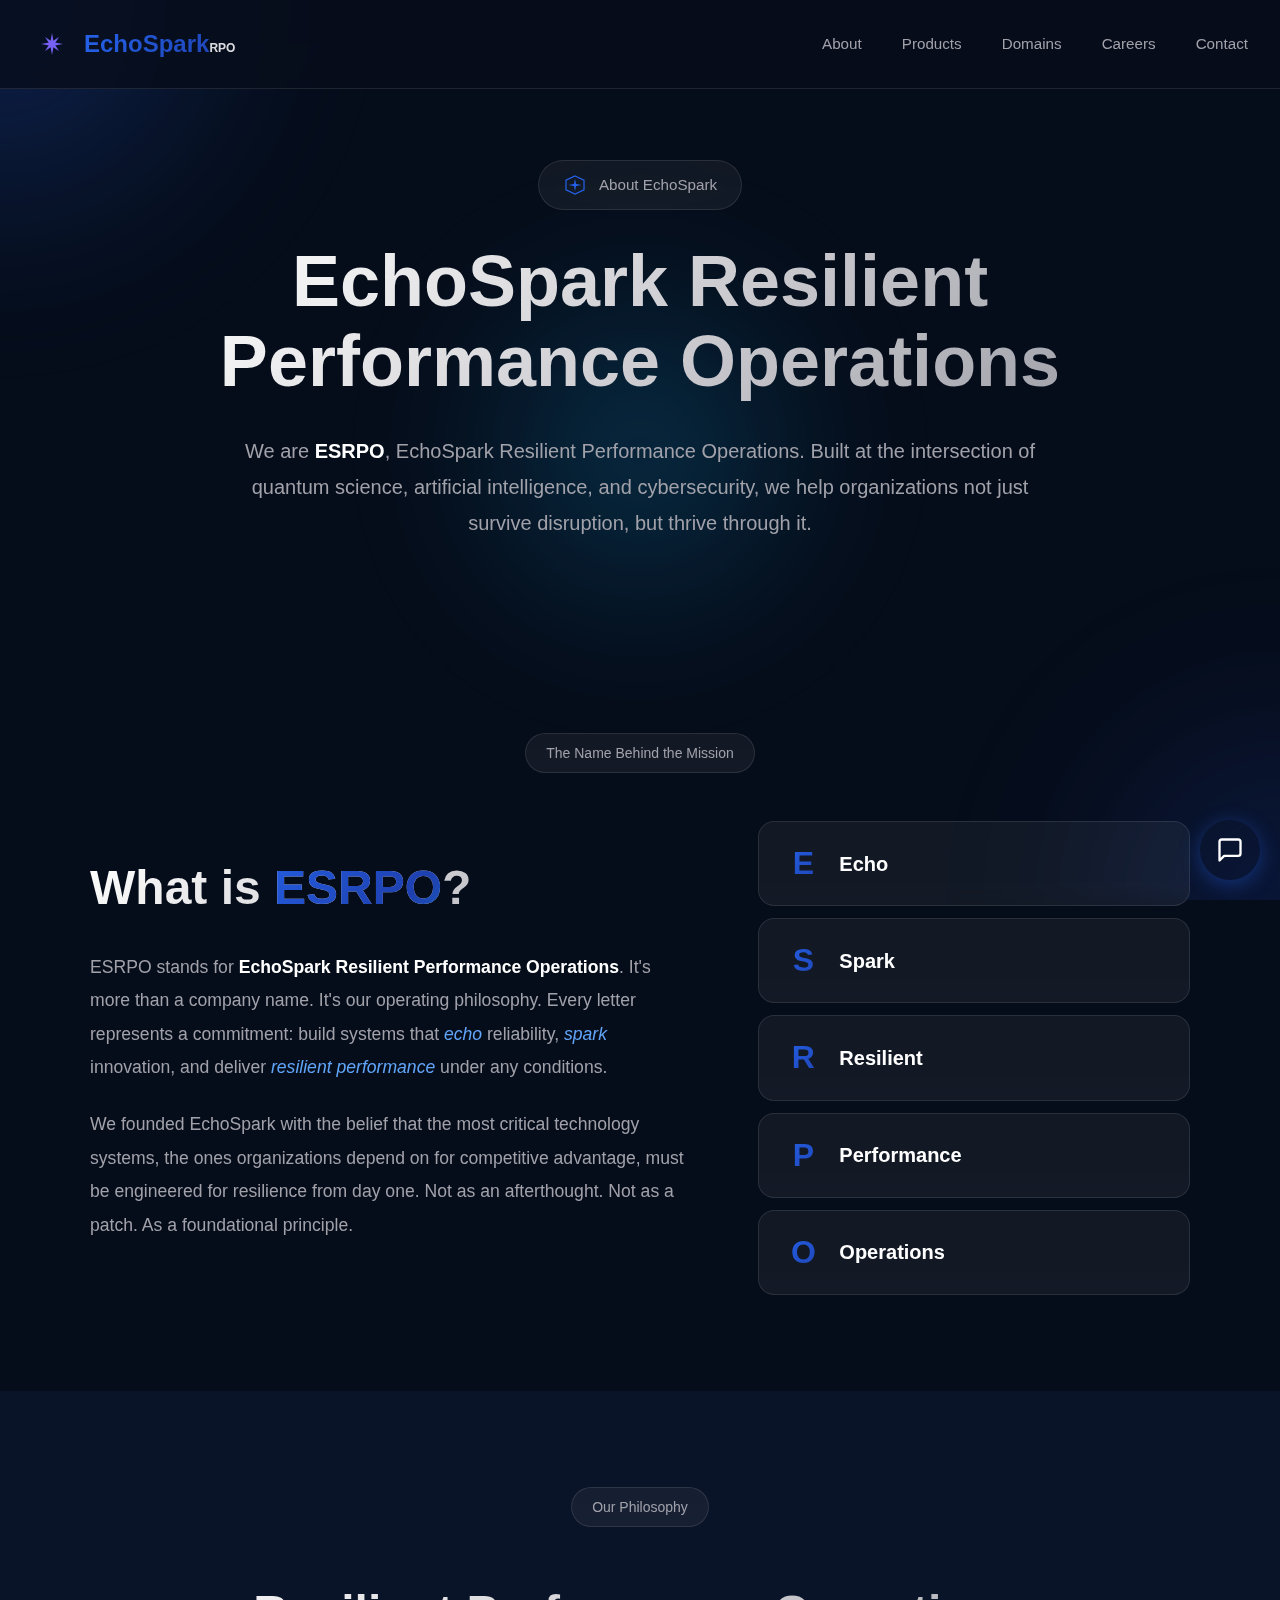
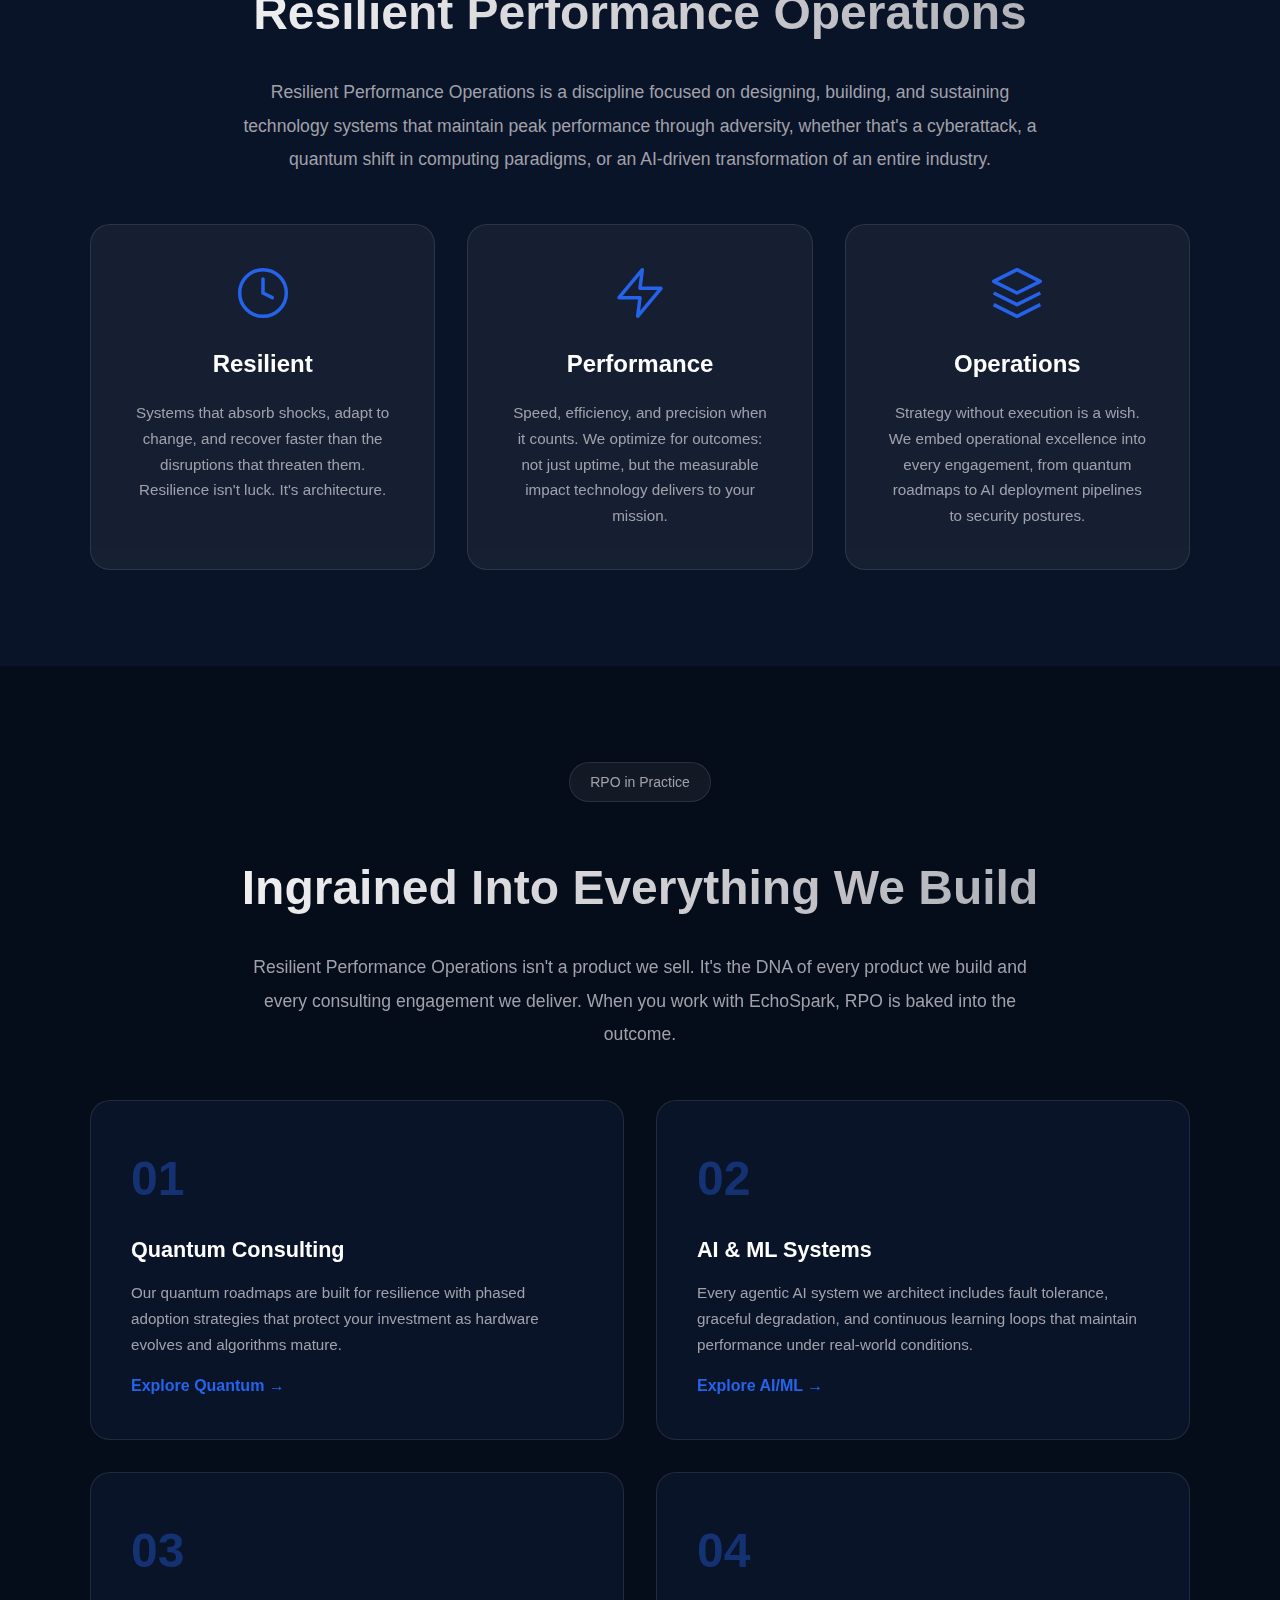
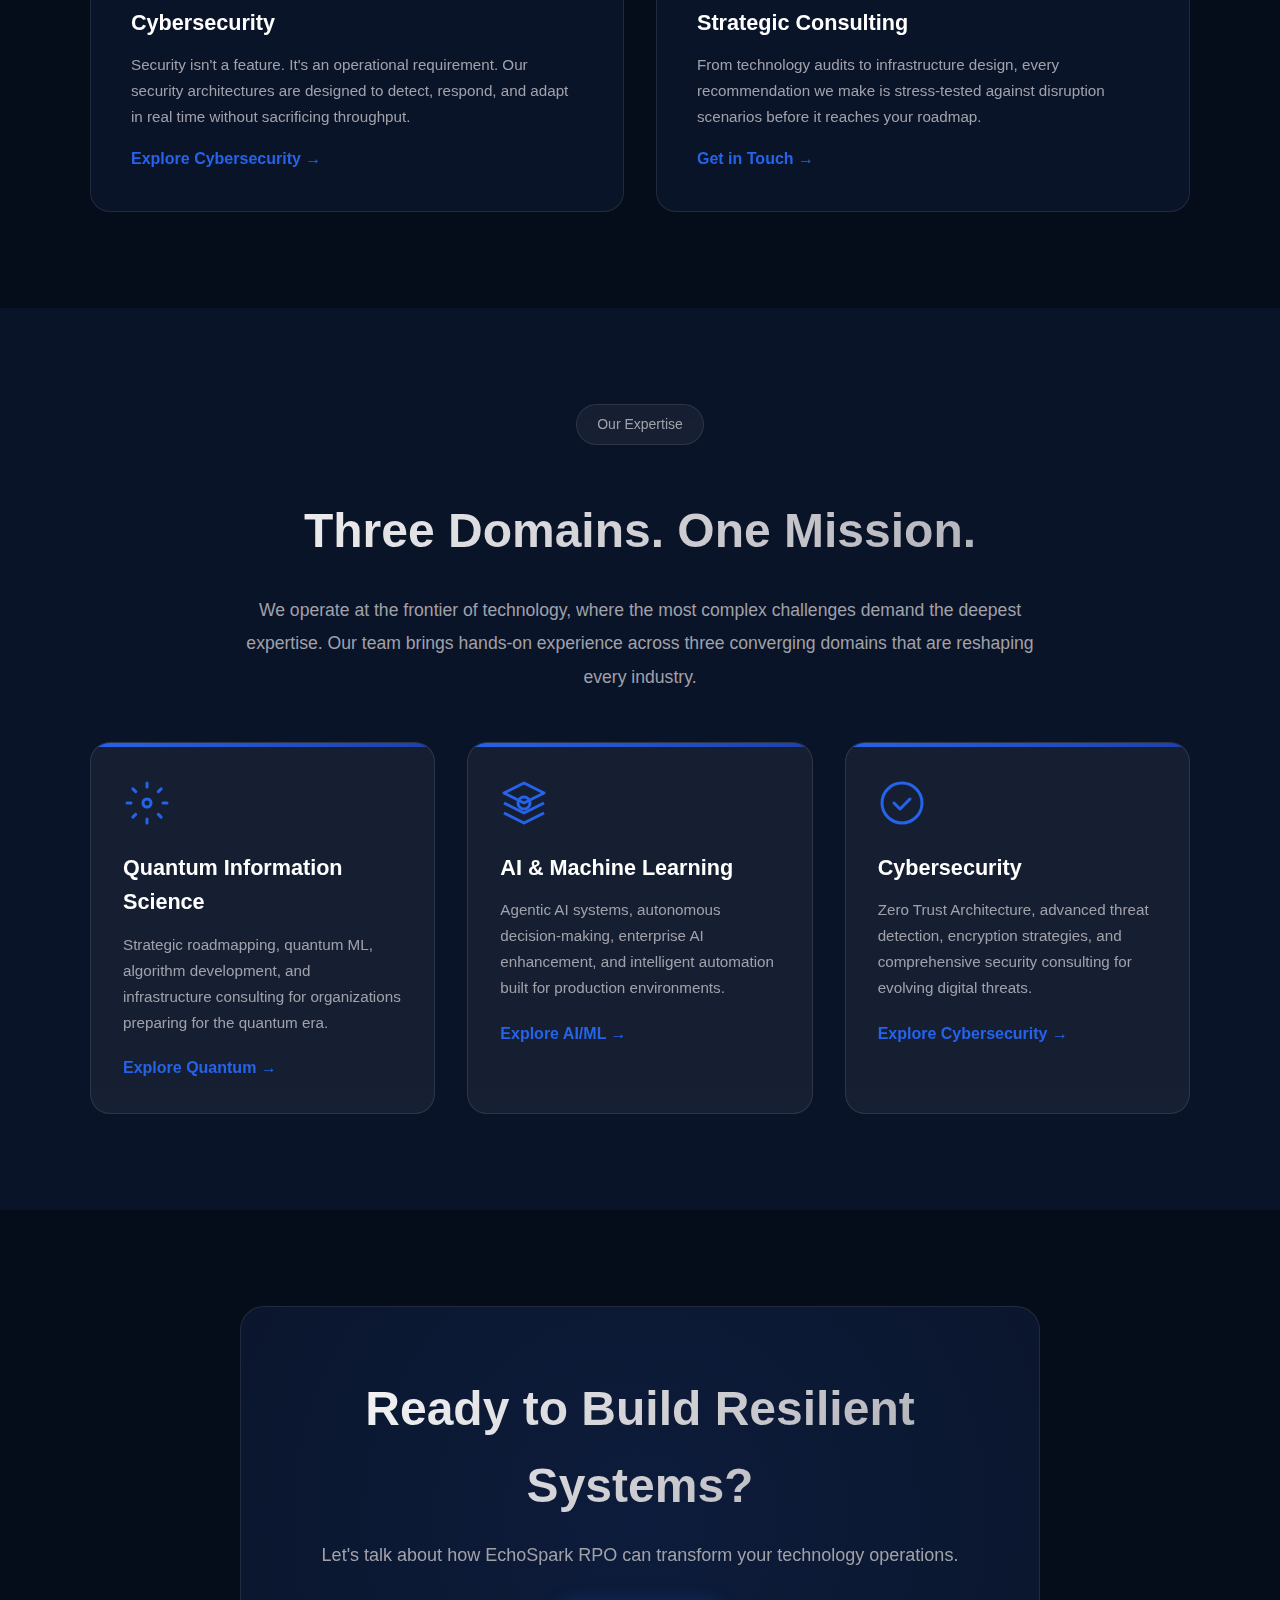
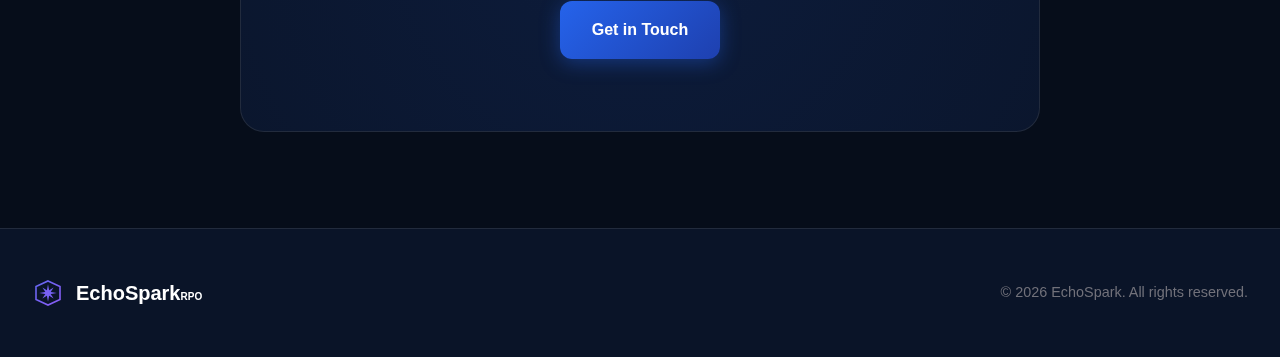
<file: about.html>
<!DOCTYPE html>
<html lang="en">
<head>
    <meta charset="UTF-8">
    <meta name="viewport" content="width=device-width, initial-scale=1.0">
    <title>About - EchoSpark Resilient Performance Operations</title>
    <link rel="icon" type="image/svg+xml" href="/icons/favicon.svg">
    <link rel="icon" type="image/png" href="/favicon.png">
    <link href="https://fonts.googleapis.com/css2?family=Inter:wght@300;400;500;600;700;800&family=Space+Grotesk:wght@400;500;600;700&display=swap" rel="stylesheet">
    <link rel="stylesheet" href="styles.css">
</head>
<!-- Google tag (gtag.js) -->
<script async src="https://www.googletagmanager.com/gtag/js?id=G-BP724NMT95"></script>
<script>
  window.dataLayer = window.dataLayer || [];
  function gtag(){dataLayer.push(arguments);}
  gtag('js', new Date());
  gtag('config', 'G-BP724NMT95');
</script>
<body>
    <!-- Animated Background -->
    <div class="animated-bg">
        <div class="gradient-orb orb-1"></div>
        <div class="gradient-orb orb-2"></div>
        <div class="gradient-orb orb-3"></div>
    </div>

    <!-- Navigation -->
    <header class="header">
        <nav class="nav-container">
            <a href="index.html" class="logo-container">
                <svg class="logo-icon" viewBox="0 0 40 40" fill="none" xmlns="http://www.w3.org/2000/svg">
                    <path d="M20 5L35 12V28L20 35L5 28V12L20 5Z" stroke="url(#logoGradient)" stroke-width="2" fill="none" class="logo-path"/>
                    <path d="M20 9L22 20L18 20Z" fill="url(#logoGradient)" class="logo-center"/>
                    <path d="M20 31L22 20L18 20Z" fill="url(#logoGradient)" class="logo-center"/>
                    <path d="M31 20L20 18L20 22Z" fill="url(#logoGradient)" class="logo-center"/>
                    <path d="M9 20L20 18L20 22Z" fill="url(#logoGradient)" class="logo-center"/>
                    <path d="M27 13L21.5 21.5L18.5 18.5Z" fill="url(#logoGradient)" class="logo-center"/>
                    <path d="M27 27L21.5 18.5L18.5 21.5Z" fill="url(#logoGradient)" class="logo-center"/>
                    <path d="M13 27L18.5 18.5L21.5 21.5Z" fill="url(#logoGradient)" class="logo-center"/>
                    <path d="M13 13L18.5 21.5L21.5 18.5Z" fill="url(#logoGradient)" class="logo-center"/>
                    <circle cx="20" cy="20" r="1.5" fill="url(#logoGradient)" class="logo-center"/>
                    <defs>
                        <linearGradient id="logoGradient" x1="0%" y1="0%" x2="100%" y2="100%">
                            <stop offset="0%" style="stop-color:#6366f1;stop-opacity:1" />
                            <stop offset="100%" style="stop-color:#8b5cf6;stop-opacity:1" />
                        </linearGradient>
                    </defs>
                </svg>
                <span class="logo-text">EchoSpark<span class="logo-sub">RPO</span></span>
            </a>
            <ul class="nav-links">
                <li><a href="about.html" class="nav-link">About</a></li>
                <li><a href="products.html" class="nav-link">Products</a></li>
                <li><a href="index.html#domains" class="nav-link">Domains</a></li>
                <li><a href="careers.html" class="nav-link">Careers</a></li>
                <li><a href="index.html#contact" class="nav-link">Contact</a></li>
            </ul>
            <button class="menu-toggle" aria-label="Toggle Navigation">
                <span></span>
                <span></span>
                <span></span>
            </button>
        </nav>
    </header>

    <!-- About Hero -->
    <section class="service-hero">
        <div class="section-container">
            <div class="service-hero-content">
                <div class="service-badge">
                    <svg viewBox="0 0 40 40" fill="none" xmlns="http://www.w3.org/2000/svg" class="badge-icon" style="width:24px;height:24px;">
                        <path d="M20 5L35 12V28L20 35L5 28V12L20 5Z" stroke="currentColor" stroke-width="2" fill="none"/>
                        <path d="M20 9L22 20L18 20Z" fill="currentColor"/>
                        <path d="M20 31L22 20L18 20Z" fill="currentColor"/>
                        <path d="M31 20L20 18L20 22Z" fill="currentColor"/>
                        <path d="M9 20L20 18L20 22Z" fill="currentColor"/>
                        <circle cx="20" cy="20" r="1.5" fill="currentColor"/>
                    </svg>
                    <span>About EchoSpark</span>
                </div>
                <h1 class="service-title">EchoSpark Resilient Performance Operations</h1>
                <p class="service-description">
                    We are <strong style="color: var(--text-primary);">ESRPO</strong>, EchoSpark Resilient Performance Operations. 
                    Built at the intersection of quantum science, artificial intelligence, and cybersecurity, 
                    we help organizations not just survive disruption, but thrive through it.
                </p>
            </div>
        </div>
    </section>

    <!-- What is ESRPO Section -->
    <section class="about-section">
        <div class="section-container">
            <div class="about-block">
                <div class="about-block-label">
                    <span class="section-label">The Name Behind the Mission</span>
                </div>
                <div class="about-split">
                    <div class="about-split-content">
                        <h2 class="about-heading">What is <span class="gradient-text">ESRPO</span>?</h2>
                        <p class="about-text">
                            ESRPO stands for <strong>EchoSpark Resilient Performance Operations</strong>. It's more than a company name. It's our operating philosophy. 
                            Every letter represents a commitment: build systems that <em>echo</em> reliability, <em>spark</em> innovation, 
                            and deliver <em>resilient performance</em> under any conditions.
                        </p>
                        <p class="about-text">
                            We founded EchoSpark with the belief that the most critical technology systems, the ones organizations depend on for 
                            competitive advantage, must be engineered for resilience from day one. Not as an afterthought. Not as a patch. 
                            As a foundational principle.
                        </p>
                    </div>
                    <div class="about-split-visual">
                        <div class="about-acronym-stack">
                            <div class="acronym-item"><span class="acronym-letter">E</span><span class="acronym-word">Echo</span></div>
                            <div class="acronym-item"><span class="acronym-letter">S</span><span class="acronym-word">Spark</span></div>
                            <div class="acronym-item"><span class="acronym-letter">R</span><span class="acronym-word">Resilient</span></div>
                            <div class="acronym-item"><span class="acronym-letter">P</span><span class="acronym-word">Performance</span></div>
                            <div class="acronym-item"><span class="acronym-letter">O</span><span class="acronym-word">Operations</span></div>
                        </div>
                    </div>
                </div>
            </div>
        </div>
    </section>

    <!-- Resilient Performance Operations Definition -->
    <section class="about-section about-section-alt">
        <div class="section-container">
            <div class="about-block">
                <div class="about-block-label">
                    <span class="section-label">Our Philosophy</span>
                </div>
                <h2 class="about-heading" style="text-align:center;">Resilient Performance Operations</h2>
                <p class="about-text" style="text-align:center; max-width:800px; margin: 0 auto 3rem;">
                    Resilient Performance Operations is a discipline focused on designing, building, and sustaining technology systems 
                    that maintain peak performance through adversity, whether that's a cyberattack, a quantum shift in computing paradigms, 
                    or an AI-driven transformation of an entire industry.
                </p>
                <div class="rpo-pillars">
                    <div class="rpo-pillar">
                        <div class="rpo-pillar-icon">
                            <svg viewBox="0 0 24 24" fill="none" xmlns="http://www.w3.org/2000/svg">
                                <path d="M12 22C17.5228 22 22 17.5228 22 12C22 6.47715 17.5228 2 12 2C6.47715 2 2 6.47715 2 12C2 17.5228 6.47715 22 12 22Z" stroke="currentColor" stroke-width="1.5"/>
                                <path d="M12 6V12L16 14" stroke="currentColor" stroke-width="1.5" stroke-linecap="round"/>
                            </svg>
                        </div>
                        <h3>Resilient</h3>
                        <p>Systems that absorb shocks, adapt to change, and recover faster than the disruptions that threaten them. Resilience isn't luck. It's architecture.</p>
                    </div>
                    <div class="rpo-pillar">
                        <div class="rpo-pillar-icon">
                            <svg viewBox="0 0 24 24" fill="none" xmlns="http://www.w3.org/2000/svg">
                                <path d="M13 2L3 14H12L11 22L21 10H12L13 2Z" stroke="currentColor" stroke-width="1.5" stroke-linecap="round" stroke-linejoin="round"/>
                            </svg>
                        </div>
                        <h3>Performance</h3>
                        <p>Speed, efficiency, and precision when it counts. We optimize for outcomes: not just uptime, but the measurable impact technology delivers to your mission.</p>
                    </div>
                    <div class="rpo-pillar">
                        <div class="rpo-pillar-icon">
                            <svg viewBox="0 0 24 24" fill="none" xmlns="http://www.w3.org/2000/svg">
                                <path d="M12 2L2 7L12 12L22 7L12 2Z" stroke="currentColor" stroke-width="1.5" stroke-linejoin="round"/>
                                <path d="M2 17L12 22L22 17" stroke="currentColor" stroke-width="1.5" stroke-linejoin="round"/>
                                <path d="M2 12L12 17L22 12" stroke="currentColor" stroke-width="1.5" stroke-linejoin="round"/>
                            </svg>
                        </div>
                        <h3>Operations</h3>
                        <p>Strategy without execution is a wish. We embed operational excellence into every engagement, from quantum roadmaps to AI deployment pipelines to security postures.</p>
                    </div>
                </div>
            </div>
        </div>
    </section>

    <!-- RPO in Practice -->
    <section class="about-section">
        <div class="section-container">
            <div class="about-block">
                <div class="about-block-label">
                    <span class="section-label">RPO in Practice</span>
                </div>
                <h2 class="about-heading" style="text-align:center;">Ingrained Into Everything We Build</h2>
                <p class="about-text" style="text-align:center; max-width:800px; margin: 0 auto 3rem;">
                    Resilient Performance Operations isn't a product we sell. It's the DNA of every product we build and every consulting engagement we deliver. 
                    When you work with EchoSpark, RPO is baked into the outcome.
                </p>
                <div class="rpo-practice-grid">
                    <a href="quantum.html" class="rpo-practice-item rpo-practice-link">
                        <div class="rpo-practice-number">01</div>
                        <h3>Quantum Consulting</h3>
                        <p>Our quantum roadmaps are built for resilience with phased adoption strategies that protect your investment as hardware evolves and algorithms mature.</p>
                        <span class="card-link">Explore Quantum →</span>
                    </a>
                    <a href="ai-ml.html" class="rpo-practice-item rpo-practice-link">
                        <div class="rpo-practice-number">02</div>
                        <h3>AI & ML Systems</h3>
                        <p>Every agentic AI system we architect includes fault tolerance, graceful degradation, and continuous learning loops that maintain performance under real-world conditions.</p>
                        <span class="card-link">Explore AI/ML →</span>
                    </a>
                    <a href="cybersecurity.html" class="rpo-practice-item rpo-practice-link">
                        <div class="rpo-practice-number">03</div>
                        <h3>Cybersecurity</h3>
                        <p>Security isn't a feature. It's an operational requirement. Our security architectures are designed to detect, respond, and adapt in real time without sacrificing throughput.</p>
                        <span class="card-link">Explore Cybersecurity →</span>
                    </a>
                    <a href="index.html#contact" class="rpo-practice-item rpo-practice-link">
                        <div class="rpo-practice-number">04</div>
                        <h3>Strategic Consulting</h3>
                        <p>From technology audits to infrastructure design, every recommendation we make is stress-tested against disruption scenarios before it reaches your roadmap.</p>
                        <span class="card-link">Get in Touch →</span>
                    </a>
                </div>
            </div>
        </div>
    </section>

    <!-- Industry Expertise -->
    <section class="about-section about-section-alt">
        <div class="section-container">
            <div class="about-block">
                <div class="about-block-label">
                    <span class="section-label">Our Expertise</span>
                </div>
                <h2 class="about-heading" style="text-align:center;">Three Domains. One Mission.</h2>
                <p class="about-text" style="text-align:center; max-width:800px; margin: 0 auto 3rem;">
                    We operate at the frontier of technology, where the most complex challenges demand the deepest expertise. 
                    Our team brings hands-on experience across three converging domains that are reshaping every industry.
                </p>
                <div class="expertise-cards">
                    <a href="quantum.html" class="expertise-card">
                        <div class="expertise-card-accent"></div>
                        <div class="expertise-card-content">
                            <div class="expertise-icon">
                                <svg viewBox="0 0 24 24" fill="none" xmlns="http://www.w3.org/2000/svg">
                                    <circle cx="12" cy="12" r="2" stroke="currentColor" stroke-width="1.5"/>
                                    <path d="M12 4V2M12 22V20M4 12H2M22 12H20M19.07 19.07L17.66 17.66M6.34 6.34L4.93 4.93M19.07 4.93L17.66 6.34M6.34 17.66L4.93 19.07" stroke="currentColor" stroke-width="1.5" stroke-linecap="round"/>
                                </svg>
                            </div>
                            <h3>Quantum Information Science</h3>
                            <p>Strategic roadmapping, quantum ML, algorithm development, and infrastructure consulting for organizations preparing for the quantum era.</p>
                            <span class="card-link">Explore Quantum →</span>
                        </div>
                    </a>
                    <a href="ai-ml.html" class="expertise-card">
                        <div class="expertise-card-accent"></div>
                        <div class="expertise-card-content">
                            <div class="expertise-icon">
                                <svg viewBox="0 0 24 24" fill="none" xmlns="http://www.w3.org/2000/svg">
                                    <path d="M12 2L2 7L12 12L22 7L12 2Z" stroke="currentColor" stroke-width="1.5" stroke-linejoin="round"/>
                                    <path d="M2 17L12 22L22 17" stroke="currentColor" stroke-width="1.5" stroke-linejoin="round"/>
                                    <path d="M2 12L12 17L22 12" stroke="currentColor" stroke-width="1.5" stroke-linejoin="round"/>
                                    <circle cx="12" cy="12" r="3" stroke="currentColor" stroke-width="1.5"/>
                                </svg>
                            </div>
                            <h3>AI & Machine Learning</h3>
                            <p>Agentic AI systems, autonomous decision-making, enterprise AI enhancement, and intelligent automation built for production environments.</p>
                            <span class="card-link">Explore AI/ML →</span>
                        </div>
                    </a>
                    <a href="cybersecurity.html" class="expertise-card">
                        <div class="expertise-card-accent"></div>
                        <div class="expertise-card-content">
                            <div class="expertise-icon">
                                <svg viewBox="0 0 24 24" fill="none" xmlns="http://www.w3.org/2000/svg">
                                    <path d="M12 22C17.5228 22 22 17.5228 22 12C22 6.47715 17.5228 2 12 2C6.47715 2 2 6.47715 2 12C2 17.5228 6.47715 22 12 22Z" stroke="currentColor" stroke-width="1.5"/>
                                    <path d="M8 12L11 15L16 10" stroke="currentColor" stroke-width="1.5" stroke-linecap="round" stroke-linejoin="round"/>
                                </svg>
                            </div>
                            <h3>Cybersecurity</h3>
                            <p>Zero Trust Architecture, advanced threat detection, encryption strategies, and comprehensive security consulting for evolving digital threats.</p>
                            <span class="card-link">Explore Cybersecurity →</span>
                        </div>
                    </a>
                </div>
            </div>
        </div>
    </section>

    <!-- CTA Section -->
    <section class="cta-section">
        <div class="section-container">
            <div class="cta-content">
                <h2>Ready to Build Resilient Systems?</h2>
                <p>Let's talk about how EchoSpark RPO can transform your technology operations.</p>
                <a href="index.html#contact" class="btn btn-primary">Get in Touch</a>
            </div>
        </div>
    </section>

    <!-- Footer -->
    <footer class="footer">
        <div class="footer-content">
            <div class="footer-logo">
                <svg class="logo-icon" viewBox="0 0 40 40" fill="none" xmlns="http://www.w3.org/2000/svg">
                    <path d="M20 5L35 12V28L20 35L5 28V12L20 5Z" stroke="url(#footerLogoGradient)" stroke-width="2" fill="none"/>
                    <path d="M20 9L22 20L18 20Z" fill="url(#footerLogoGradient)"/>
                    <path d="M20 31L22 20L18 20Z" fill="url(#footerLogoGradient)"/>
                    <path d="M31 20L20 18L20 22Z" fill="url(#footerLogoGradient)"/>
                    <path d="M9 20L20 18L20 22Z" fill="url(#footerLogoGradient)"/>
                    <path d="M27 13L21.5 21.5L18.5 18.5Z" fill="url(#footerLogoGradient)"/>
                    <path d="M27 27L21.5 18.5L18.5 21.5Z" fill="url(#footerLogoGradient)"/>
                    <path d="M13 27L18.5 18.5L21.5 21.5Z" fill="url(#footerLogoGradient)"/>
                    <path d="M13 13L18.5 21.5L21.5 18.5Z" fill="url(#footerLogoGradient)"/>
                    <circle cx="20" cy="20" r="1.5" fill="url(#footerLogoGradient)"/>
                    <defs>
                        <linearGradient id="footerLogoGradient" x1="0%" y1="0%" x2="100%" y2="100%">
                            <stop offset="0%" style="stop-color:#6366f1;stop-opacity:1" />
                            <stop offset="100%" style="stop-color:#8b5cf6;stop-opacity:1" />
                        </linearGradient>
                    </defs>
                </svg>
                <span>EchoSpark<span class="logo-sub">RPO</span></span>
            </div>
            <p class="footer-text">© <span id="current-year">2026</span> EchoSpark. All rights reserved.</p>
        </div>
    </footer>

    <!-- Live Chat Widget -->
    <div class="chat-widget">
        <div class="chat-button" id="chatButton" aria-label="Open Chat">
            <svg viewBox="0 0 24 24" fill="none" xmlns="http://www.w3.org/2000/svg">
                <path d="M21 15a2 2 0 0 1-2 2H7l-4 4V5a2 2 0 0 1 2-2h14a2 2 0 0 1 2 2z" stroke="currentColor" stroke-width="2" stroke-linecap="round" stroke-linejoin="round"/>
            </svg>
        </div>
        <div class="chat-window" id="chatWindow">
            <div class="chat-header">
                <div class="chat-header-content">
                    <div class="chat-header-icon">
                        <svg viewBox="0 0 24 24" fill="none" xmlns="http://www.w3.org/2000/svg">
                            <path d="M21 15a2 2 0 0 1-2 2H7l-4 4V5a2 2 0 0 1 2-2h14a2 2 0 0 1 2 2z" stroke="currentColor" stroke-width="2" stroke-linecap="round" stroke-linejoin="round"/>
                        </svg>
                    </div>
                    <div class="chat-header-text">
                        <h3>EchoSpark Support</h3>
                        <p>We're here to help</p>
                    </div>
                </div>
                <button class="chat-close" id="chatClose" aria-label="Close Chat">×</button>
            </div>
            <div class="chat-messages" id="chatMessages">
                <div class="chat-message bot-message">
                    <div class="message-content">
                        <p>Hello! I'm here to help answer questions about EchoSpark's services. How can I assist you today?</p>
                    </div>
                </div>
            </div>
            <div class="chat-input-container">
                <input type="text" id="chatInput" class="chat-input" placeholder="Type your message..." autocomplete="off">
                <button class="chat-send" id="chatSend" aria-label="Send Message">
                    <svg viewBox="0 0 24 24" fill="none" xmlns="http://www.w3.org/2000/svg">
                        <path d="M22 2L11 13M22 2l-7 20-4-9-9-4 20-7z" stroke="currentColor" stroke-width="2" stroke-linecap="round" stroke-linejoin="round"/>
                    </svg>
                </button>
            </div>
        </div>
    </div>

    <script src="script.js"></script>
</body>
</html>
</file>
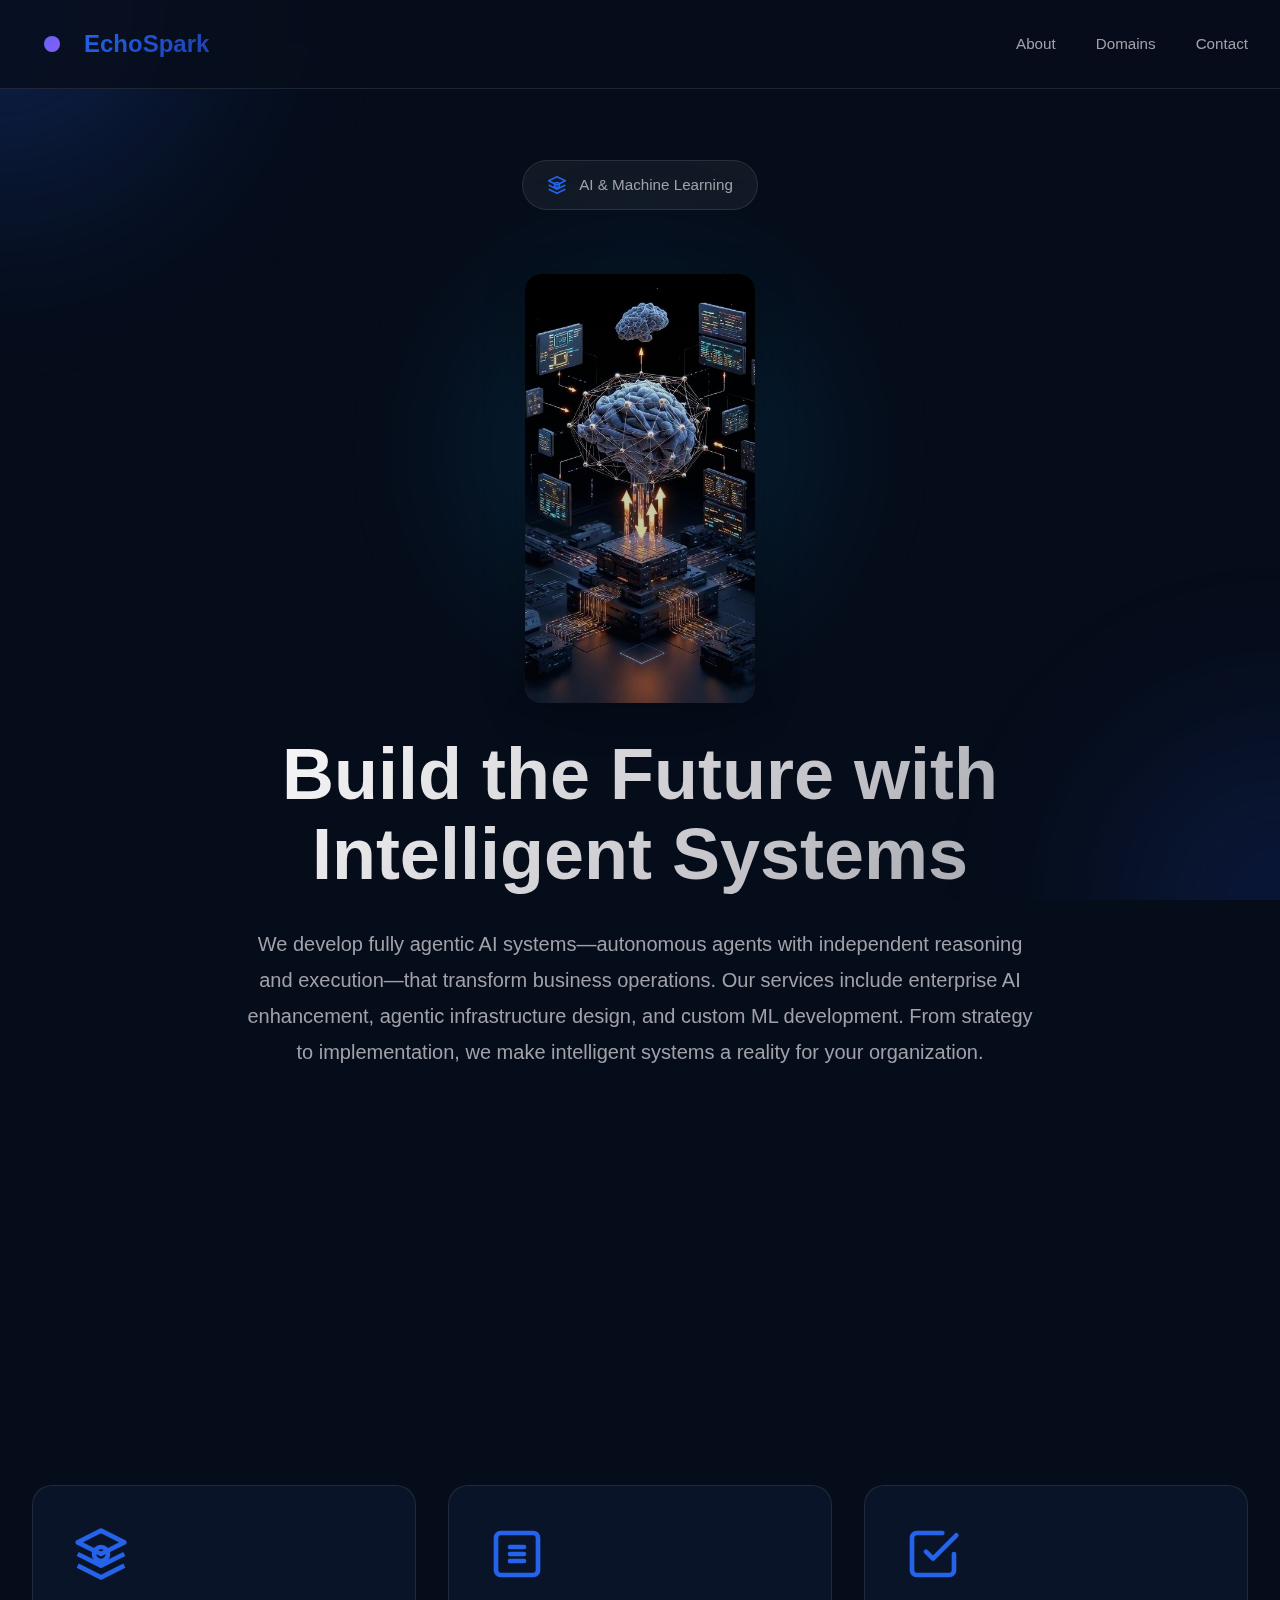
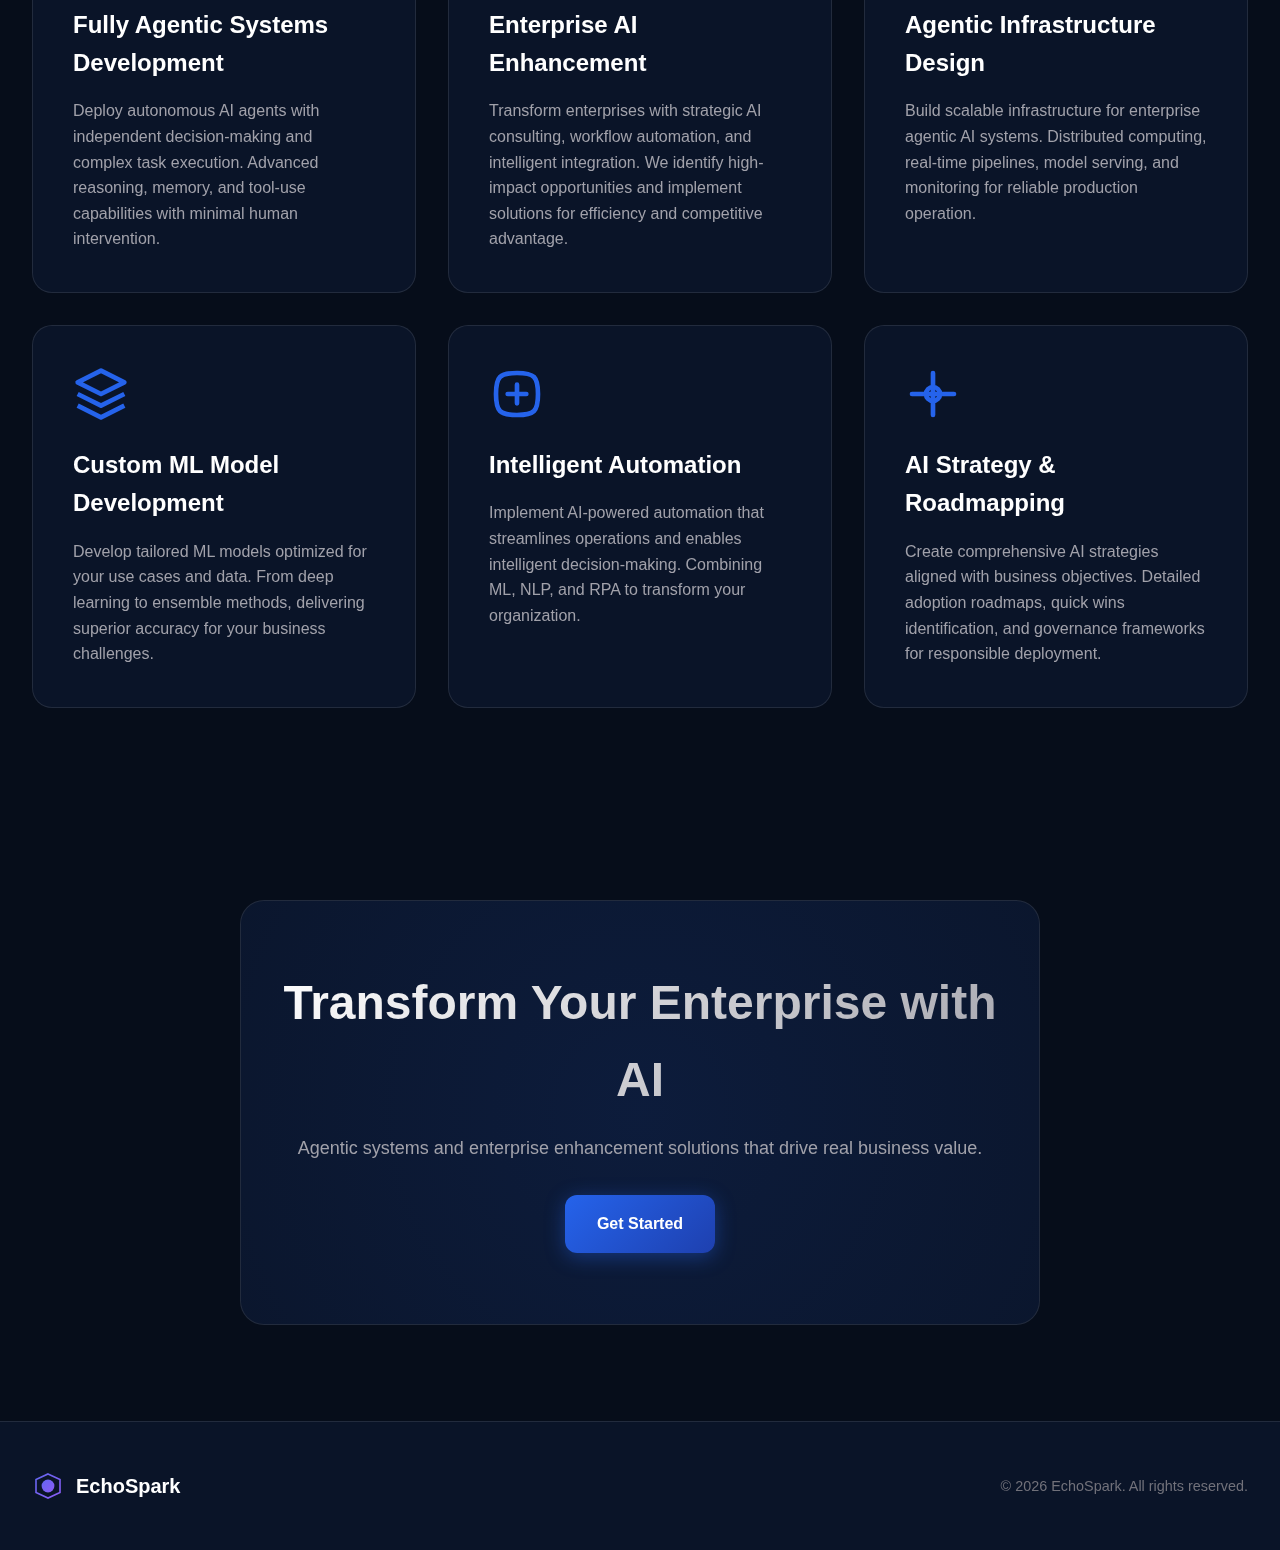
<file: ai-ml.html>
<!DOCTYPE html>
<html lang="en">
<head>
    <meta charset="UTF-8">
    <meta name="viewport" content="width=device-width, initial-scale=1.0">
    <title>AI & Machine Learning - EchoSpark</title>
    <link rel="icon" type="image/png" href="/favicon.png">
    <link href="https://fonts.googleapis.com/css2?family=Inter:wght@300;400;500;600;700;800&family=Space+Grotesk:wght@400;500;600;700&display=swap" rel="stylesheet">
    <link rel="stylesheet" href="styles.css">
</head>
<body>
    <!-- Animated Background -->
    <div class="animated-bg">
        <div class="gradient-orb orb-1"></div>
        <div class="gradient-orb orb-2"></div>
        <div class="gradient-orb orb-3"></div>
    </div>

    <!-- Navigation -->
    <header class="header">
        <nav class="nav-container">
            <a href="index.html" class="logo-container">
                <svg class="logo-icon" viewBox="0 0 40 40" fill="none" xmlns="http://www.w3.org/2000/svg">
                    <path d="M20 5L35 12V28L20 35L5 28V12L20 5Z" stroke="url(#logoGradient)" stroke-width="2" fill="none" class="logo-path"/>
                    <circle cx="20" cy="20" r="8" fill="url(#logoGradient)" class="logo-center"/>
                    <defs>
                        <linearGradient id="logoGradient" x1="0%" y1="0%" x2="100%" y2="100%">
                            <stop offset="0%" style="stop-color:#6366f1;stop-opacity:1" />
                            <stop offset="100%" style="stop-color:#8b5cf6;stop-opacity:1" />
                        </linearGradient>
                    </defs>
                </svg>
                <span class="logo-text">EchoSpark</span>
            </a>
            <ul class="nav-links">
                <li><a href="index.html#hero" class="nav-link">About</a></li>
                <li><a href="index.html#domains" class="nav-link">Domains</a></li>
                <li><a href="index.html#contact" class="nav-link">Contact</a></li>
            </ul>
            <button class="menu-toggle" aria-label="Toggle Navigation">
                <span></span>
                <span></span>
                <span></span>
            </button>
        </nav>
    </header>

    <!-- Service Hero -->
    <section class="service-hero">
        <div class="section-container">
            <div class="service-hero-content">
                <div class="service-badge">
                    <svg viewBox="0 0 24 24" fill="none" xmlns="http://www.w3.org/2000/svg" class="badge-icon">
                        <path d="M12 2L2 7L12 12L22 7L12 2Z" stroke="currentColor" stroke-width="2" stroke-linejoin="round"/>
                        <path d="M2 17L12 22L22 17" stroke="currentColor" stroke-width="2" stroke-linejoin="round"/>
                        <path d="M2 12L12 17L22 12" stroke="currentColor" stroke-width="2" stroke-linejoin="round"/>
                        <circle cx="12" cy="12" r="3" stroke="currentColor" stroke-width="2"/>
                    </svg>
                    <span>AI & Machine Learning</span>
                </div>
                <!-- Service Image -->
                <div class="service-image-wrapper">
                    <img src="ai.jpg" alt="AI & Machine Learning" class="service-image">
                    <div class="service-image-overlay"></div>
                </div>
                <h1 class="service-title">Build the Future with Intelligent Systems</h1>
                <p class="service-description">
                    We develop fully agentic AI systems—autonomous agents with independent reasoning and execution—that transform business operations. 
                    Our services include enterprise AI enhancement, agentic infrastructure design, and custom ML development. 
                    From strategy to implementation, we make intelligent systems a reality for your organization.
                </p>
            </div>
        </div>
    </section>

    <!-- Services Offered -->
    <section class="services-offered">
        <div class="section-container">
            <div class="section-header">
                <span class="section-label">What We Offer</span>
                <h2 class="section-title">AI & ML Solutions</h2>
            </div>
            <div class="services-grid">
                <div class="service-item">
                    <div class="service-item-icon">
                        <svg viewBox="0 0 24 24" fill="none" xmlns="http://www.w3.org/2000/svg">
                            <path d="M12 2L2 7L12 12L22 7L12 2Z" stroke="currentColor" stroke-width="2" stroke-linejoin="round"/>
                            <path d="M2 17L12 22L22 17" stroke="currentColor" stroke-width="2" stroke-linejoin="round"/>
                            <path d="M2 12L12 17L22 12" stroke="currentColor" stroke-width="2" stroke-linejoin="round"/>
                            <circle cx="12" cy="12" r="3" stroke="currentColor" stroke-width="2"/>
                        </svg>
                    </div>
                    <h3>Fully Agentic Systems Development</h3>
                    <p>Deploy autonomous AI agents with independent decision-making and complex task execution. Advanced reasoning, memory, and tool-use capabilities with minimal human intervention.</p>
                </div>
                <div class="service-item">
                    <div class="service-item-icon">
                        <svg viewBox="0 0 24 24" fill="none" xmlns="http://www.w3.org/2000/svg">
                            <rect x="3" y="3" width="18" height="18" rx="2" stroke="currentColor" stroke-width="2"/>
                            <path d="M9 9H15M9 15H15M9 12H15" stroke="currentColor" stroke-width="2" stroke-linecap="round"/>
                        </svg>
                    </div>
                    <h3>Enterprise AI Enhancement</h3>
                    <p>Transform enterprises with strategic AI consulting, workflow automation, and intelligent integration. We identify high-impact opportunities and implement solutions for efficiency and competitive advantage.</p>
                </div>
                <div class="service-item">
                    <div class="service-item-icon">
                        <svg viewBox="0 0 24 24" fill="none" xmlns="http://www.w3.org/2000/svg">
                            <path d="M9 11L12 14L22 4" stroke="currentColor" stroke-width="2" stroke-linecap="round" stroke-linejoin="round"/>
                            <path d="M21 12V19C21 19.5304 20.7893 20.0391 20.4142 20.4142C20.0391 20.7893 19.5304 21 19 21H5C4.46957 21 3.96086 20.7893 3.58579 20.4142C3.21071 20.0391 3 19.5304 3 19V5C3 4.46957 3.21071 3.96086 3.58579 3.58579C3.96086 3.21071 4.46957 3 5 3H16" stroke="currentColor" stroke-width="2" stroke-linecap="round" stroke-linejoin="round"/>
                        </svg>
                    </div>
                    <h3>Agentic Infrastructure Design</h3>
                    <p>Build scalable infrastructure for enterprise agentic AI systems. Distributed computing, real-time pipelines, model serving, and monitoring for reliable production operation.</p>
                </div>
                <div class="service-item">
                    <div class="service-item-icon">
                        <svg viewBox="0 0 24 24" fill="none" xmlns="http://www.w3.org/2000/svg">
                            <path d="M12 2L2 7L12 12L22 7L12 2Z" stroke="currentColor" stroke-width="2" stroke-linejoin="round"/>
                            <path d="M2 17L12 22L22 17" stroke="currentColor" stroke-width="2" stroke-linejoin="round"/>
                            <path d="M2 12L12 17L22 12" stroke="currentColor" stroke-width="2" stroke-linejoin="round"/>
                        </svg>
                    </div>
                    <h3>Custom ML Model Development</h3>
                    <p>Develop tailored ML models optimized for your use cases and data. From deep learning to ensemble methods, delivering superior accuracy for your business challenges.</p>
                </div>
                <div class="service-item">
                    <div class="service-item-icon">
                        <svg viewBox="0 0 24 24" fill="none" xmlns="http://www.w3.org/2000/svg">
                            <path d="M3 12C3 4.5885 4.5885 3 12 3C19.4115 3 21 4.5885 21 12C21 19.4115 19.4115 21 12 21C4.5885 21 3 19.4115 3 12Z" stroke="currentColor" stroke-width="2"/>
                            <path d="M12 8V16M8 12H16" stroke="currentColor" stroke-width="2" stroke-linecap="round"/>
                        </svg>
                    </div>
                    <h3>Intelligent Automation</h3>
                    <p>Implement AI-powered automation that streamlines operations and enables intelligent decision-making. Combining ML, NLP, and RPA to transform your organization.</p>
                </div>
                <div class="service-item">
                    <div class="service-item-icon">
                        <svg viewBox="0 0 24 24" fill="none" xmlns="http://www.w3.org/2000/svg">
                            <path d="M3 12H21M12 3V21" stroke="currentColor" stroke-width="2" stroke-linecap="round"/>
                            <circle cx="12" cy="12" r="3" stroke="currentColor" stroke-width="2"/>
                        </svg>
                    </div>
                    <h3>AI Strategy & Roadmapping</h3>
                    <p>Create comprehensive AI strategies aligned with business objectives. Detailed adoption roadmaps, quick wins identification, and governance frameworks for responsible deployment.</p>
                </div>
            </div>
        </div>
    </section>

    <!-- CTA Section -->
    <section class="cta-section">
        <div class="section-container">
            <div class="cta-content">
                <h2>Transform Your Enterprise with AI</h2>
                <p>Agentic systems and enterprise enhancement solutions that drive real business value.</p>
                <a href="index.html#contact" class="btn btn-primary">Get Started</a>
            </div>
        </div>
    </section>

    <!-- Footer -->
    <footer class="footer">
        <div class="footer-content">
            <div class="footer-logo">
                <svg class="logo-icon" viewBox="0 0 40 40" fill="none" xmlns="http://www.w3.org/2000/svg">
                    <path d="M20 5L35 12V28L20 35L5 28V12L20 5Z" stroke="url(#footerLogoGradient)" stroke-width="2" fill="none"/>
                    <circle cx="20" cy="20" r="8" fill="url(#footerLogoGradient)"/>
                    <defs>
                        <linearGradient id="footerLogoGradient" x1="0%" y1="0%" x2="100%" y2="100%">
                            <stop offset="0%" style="stop-color:#6366f1;stop-opacity:1" />
                            <stop offset="100%" style="stop-color:#8b5cf6;stop-opacity:1" />
                        </linearGradient>
                    </defs>
                </svg>
                <span>EchoSpark</span>
            </div>
            <p class="footer-text">© <span id="current-year">2026</span> EchoSpark. All rights reserved.</p>
        </div>
    </footer>

    <script src="script.js"></script>
</body>
</html>
</file>
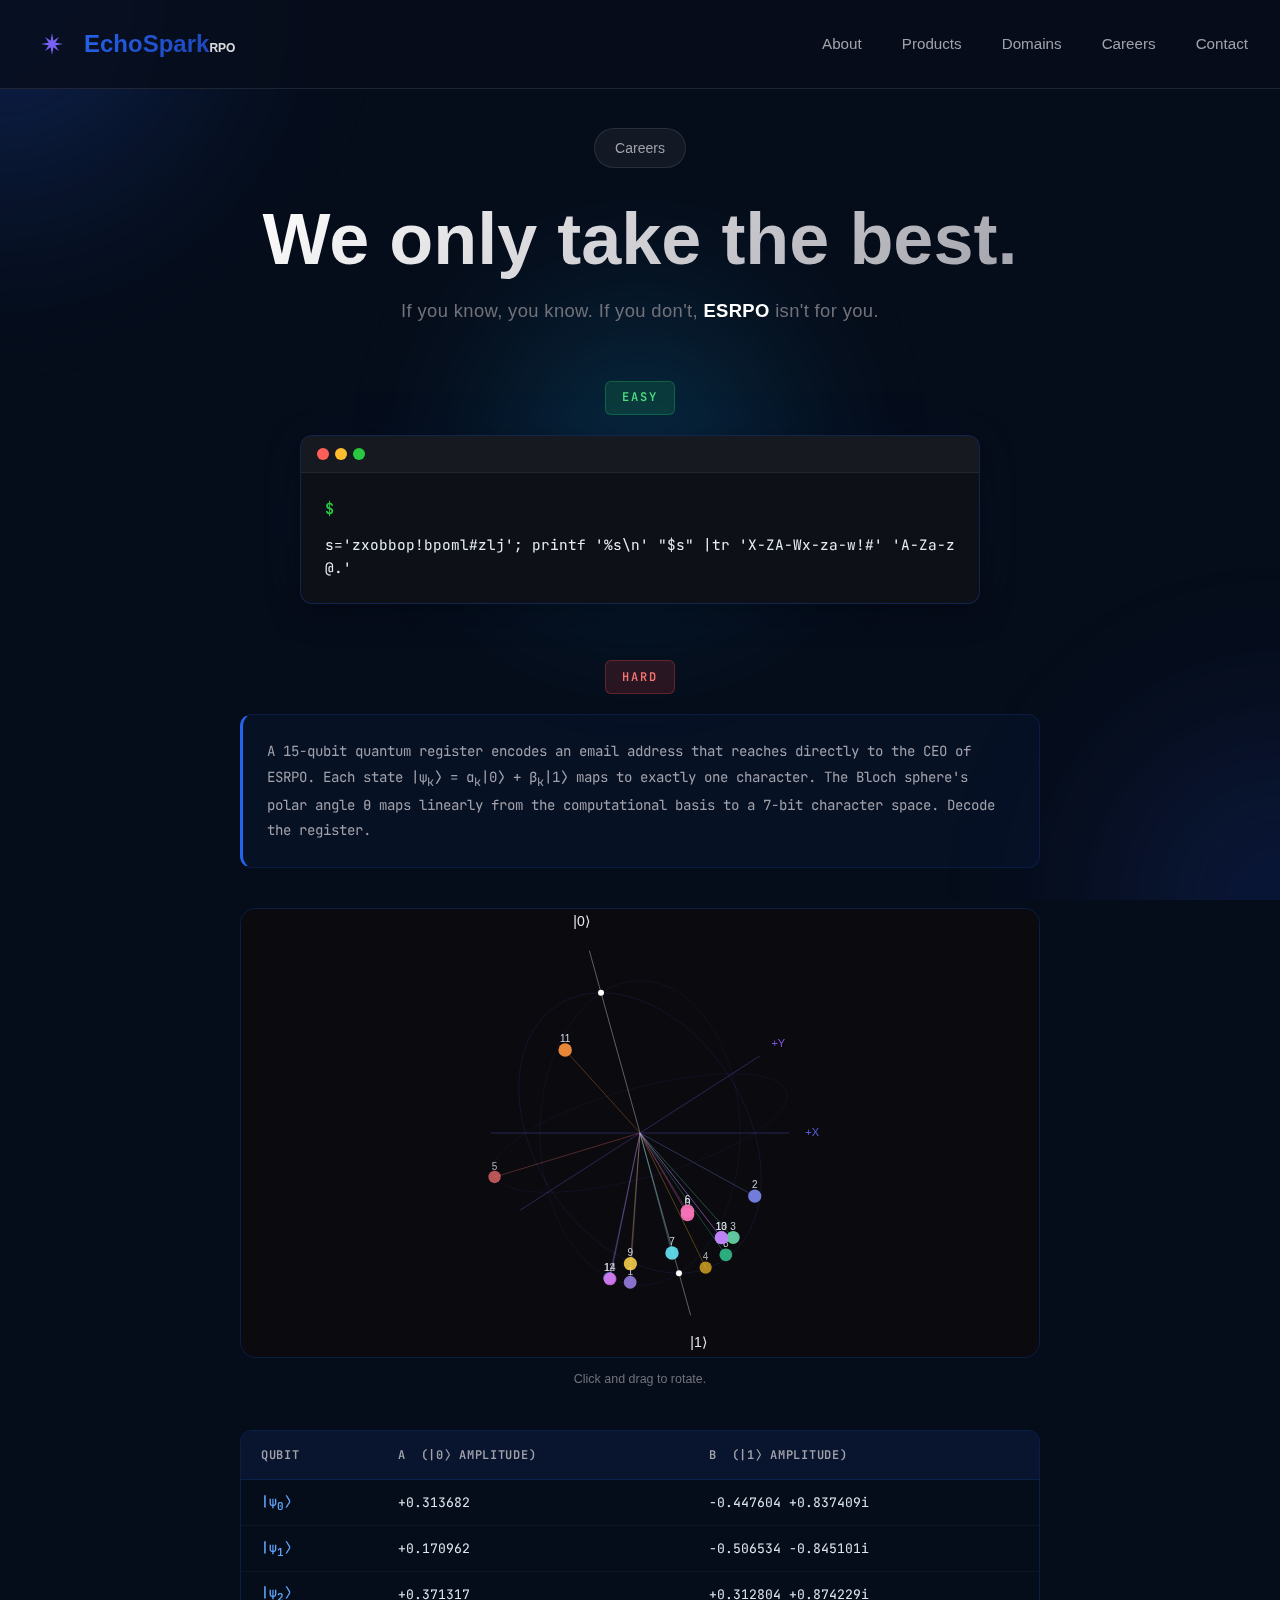
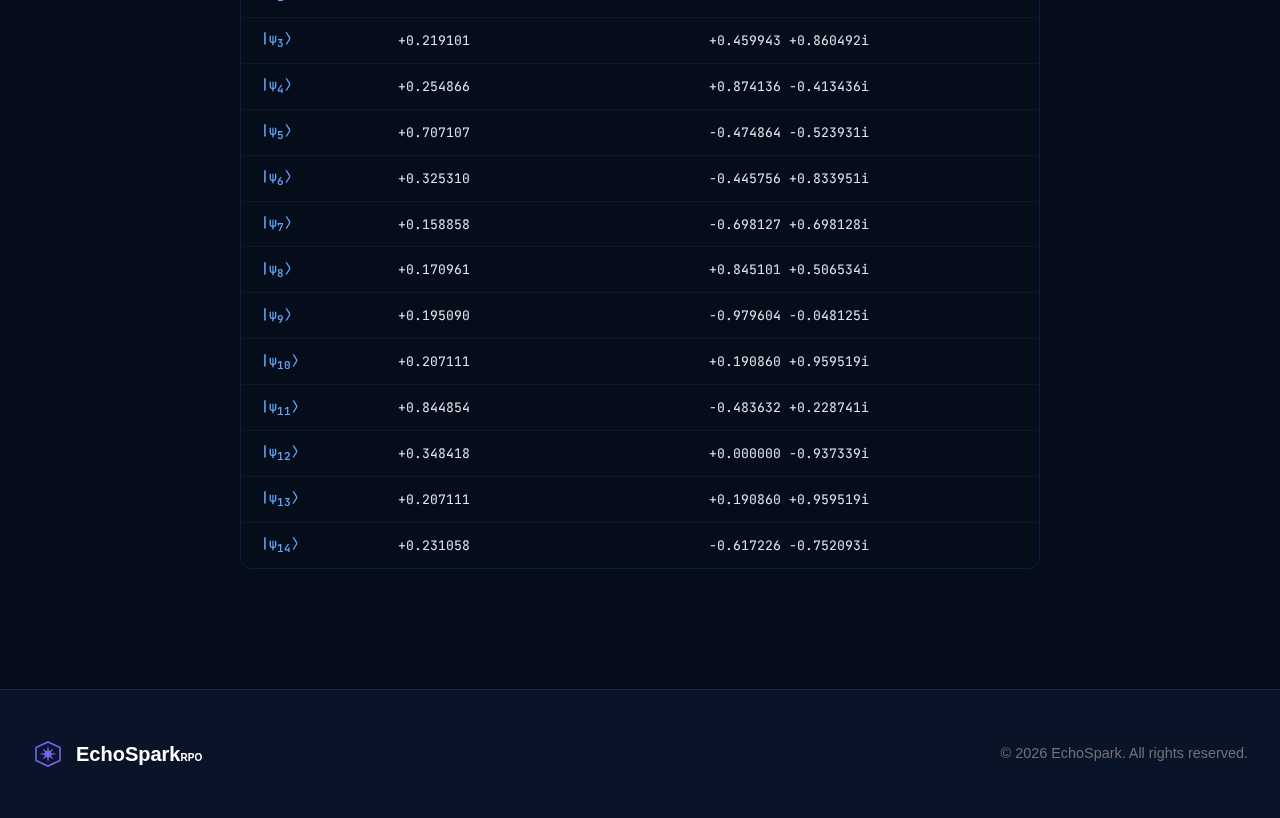
<file: careers.html>
<!DOCTYPE html>
<!--
    ╔══════════════════════════════════════════════════════════════════╗
    ║                                                                  ║
    ║   Clever to inspect the page for clues. Think you're 1337?       ║
    ║                                                                  ║
    ║   We admire people who think outside the box. The fact that      ║
    ║   you're reading source tells us you might be our kind of        ║
    ║   person. Here's a nudge in the right direction.                 ║
    ║                                                                  ║
    ╠══════════════════════════════════════════════════════════════════╣
    ║                                                                  ║
    ║   ▸ EASY CHALLENGE                                               ║
    ║                                                                  ║
    ║     The command uses `tr` to perform character substitution.      ║
    ║     Study the two character sets passed to `tr`:                  ║
    ║       - The first set defines the input characters.              ║
    ║       - The second set defines what they map to.                 ║
    ║     Each character in the encoded string is swapped according    ║
    ║     to that mapping. You can work it out on paper, or just       ║
    ║     run the command in any Linux/macOS terminal.                  ║
    ║     Hint: the output is an email address.                        ║
    ║                                                                  ║
    ╠══════════════════════════════════════════════════════════════════╣
    ║                                                                  ║
    ║   ▸ HARD CHALLENGE                                               ║
    ║                                                                  ║
    ║     Each of the 15 qubits represents one character.              ║
    ║                                                                  ║
    ║     Step 1: Look at the α coefficient for each qubit.            ║
    ║             α is the real-valued amplitude of |0⟩.               ║
    ║                                                                  ║
    ║     Step 2: Recover the polar angle θ from α.                    ║
    ║             Recall that for a qubit on the Bloch sphere,         ║
    ║             α = cos(θ/2). So θ = 2 · arccos(α).                 ║
    ║                                                                  ║
    ║     Step 3: θ maps linearly to 7-bit ASCII space.                ║
    ║             The full range [0, π] maps to [0, 128].              ║
    ║             So: ASCII value = round(θ × 128 / π).                ║
    ║                                                                  ║
    ║     Step 4: Convert each ASCII value to its character.           ║
    ║             Concatenate all 15 characters in order.              ║
    ║             The result is an email address.                      ║
    ║                                                                  ║
    ║     That's it. No phase decoding needed; φ is a red herring.     ║
    ║     The answer lives entirely in θ.                              ║
    ║         Hint: Round up                                           ║
    ╠══════════════════════════════════════════════════════════════════╣
    ║                                                                  ║
    ║   Still stuck? We respect persistence.                           ║
    ║   Send what you've tried so far to careers@esrpo.com.            ║
    ║   Showing your work matters more than the answer.                ║
    ║                                                                  ║
    ╚══════════════════════════════════════════════════════════════════╝
-->
<html lang="en">
<head>
    <meta charset="UTF-8">
    <meta name="viewport" content="width=device-width, initial-scale=1.0">
    <title>Careers - EchoSpark</title>
    <link rel="icon" type="image/svg+xml" href="/icons/favicon.svg">
    <link rel="icon" type="image/png" href="/favicon.png">
    <link href="https://fonts.googleapis.com/css2?family=Inter:wght@300;400;500;600;700;800&family=Space+Grotesk:wght@400;500;600;700&family=JetBrains+Mono:wght@400;500;600&display=swap" rel="stylesheet">
    <link rel="stylesheet" href="styles.css">
</head>
<!-- Google tag (gtag.js) -->
<script async src="https://www.googletagmanager.com/gtag/js?id=G-BP724NMT95"></script>
<script>
  window.dataLayer = window.dataLayer || [];
  function gtag(){dataLayer.push(arguments);}
  gtag('js', new Date());
  gtag('config', 'G-BP724NMT95');
</script>
<body>
    <!-- Animated Background -->
    <div class="animated-bg">
        <div class="gradient-orb orb-1"></div>
        <div class="gradient-orb orb-2"></div>
        <div class="gradient-orb orb-3"></div>
    </div>

    <!-- Navigation -->
    <header class="header">
        <nav class="nav-container">
            <a href="index.html" class="logo-container">
                <svg class="logo-icon" viewBox="0 0 40 40" fill="none" xmlns="http://www.w3.org/2000/svg">
                    <path d="M20 5L35 12V28L20 35L5 28V12L20 5Z" stroke="url(#logoGradient)" stroke-width="2" fill="none" class="logo-path"/>
                    <path d="M20 9L22 20L18 20Z" fill="url(#logoGradient)" class="logo-center"/>
                    <path d="M20 31L22 20L18 20Z" fill="url(#logoGradient)" class="logo-center"/>
                    <path d="M31 20L20 18L20 22Z" fill="url(#logoGradient)" class="logo-center"/>
                    <path d="M9 20L20 18L20 22Z" fill="url(#logoGradient)" class="logo-center"/>
                    <path d="M27 13L21.5 21.5L18.5 18.5Z" fill="url(#logoGradient)" class="logo-center"/>
                    <path d="M27 27L21.5 18.5L18.5 21.5Z" fill="url(#logoGradient)" class="logo-center"/>
                    <path d="M13 27L18.5 18.5L21.5 21.5Z" fill="url(#logoGradient)" class="logo-center"/>
                    <path d="M13 13L18.5 21.5L21.5 18.5Z" fill="url(#logoGradient)" class="logo-center"/>
                    <circle cx="20" cy="20" r="1.5" fill="url(#logoGradient)" class="logo-center"/>
                    <defs>
                        <linearGradient id="logoGradient" x1="0%" y1="0%" x2="100%" y2="100%">
                            <stop offset="0%" style="stop-color:#6366f1;stop-opacity:1" />
                            <stop offset="100%" style="stop-color:#8b5cf6;stop-opacity:1" />
                        </linearGradient>
                    </defs>
                </svg>
                <span class="logo-text">EchoSpark<span class="logo-sub">RPO</span></span>
            </a>
            <ul class="nav-links">
                <li><a href="about.html" class="nav-link">About</a></li>
                <li><a href="products.html" class="nav-link">Products</a></li>
                <li><a href="index.html#domains" class="nav-link">Domains</a></li>
                <li><a href="careers.html" class="nav-link">Careers</a></li>
                <li><a href="index.html#contact" class="nav-link">Contact</a></li>
            </ul>
            <button class="menu-toggle" aria-label="Toggle Navigation">
                <span></span>
                <span></span>
                <span></span>
            </button>
        </nav>
    </header>

    <!-- Careers Hero -->
    <section class="careers-hero">
        <div class="careers-content">
            <div class="careers-badge">
                <span class="badge-text">Careers</span>
            </div>
            <h1 class="careers-title">We only take the best.</h1>
            <p class="careers-subtitle">If you know, you know. If you don't, <strong style="color: var(--text-primary);">ESRPO</strong> isn't for you.</p>

            <!-- EASY CHALLENGE -->
            <div class="challenge-block">
                <div class="challenge-difficulty challenge-easy">Easy</div>
                <div class="terminal-block">
                    <div class="terminal-header">
                        <div class="terminal-dots">
                            <span class="terminal-dot dot-red"></span>
                            <span class="terminal-dot dot-yellow"></span>
                            <span class="terminal-dot dot-green"></span>
                        </div>
                        <span class="terminal-title"></span>
                    </div>
                    <div class="terminal-body">
                        <div class="terminal-line">
                            <span class="terminal-prompt">$</span>
                            <code class="terminal-command">s='zxobbop!bpoml#zlj'; printf '%s\n' "$s" |tr 'X-ZA-Wx-za-w!#' 'A-Za-z@.'</code>
                        </div>
                    </div>
                </div>
            </div>

            <!-- HARD CHALLENGE -->
            <div class="challenge-block">
                <div class="challenge-difficulty challenge-hard">Hard</div>
                <div class="quantum-challenge">
                    <p class="quantum-description">
                        A 15-qubit quantum register encodes an email address that reaches directly to the CEO of ESRPO. Each state 
                        |&#968;<sub>k</sub>&#10217; = &#945;<sub>k</sub>|0&#10217; + &#946;<sub>k</sub>|1&#10217; 
                        maps to exactly one character. The Bloch sphere's polar angle &#952; maps linearly 
                        from the computational basis to a 7-bit character space. Decode the register.
                    </p>

                    <!-- Bloch Sphere Visualization -->
                    <div class="bloch-wrapper">
                        <div id="blochSphere" class="bloch-container" style="min-height:450px;display:block;">
                            <div class="bloch-loading">Initializing quantum state space...</div>
                        </div>
                        <div class="bloch-controls-hint">Click and drag to rotate.</div>
                    </div>

                    <!-- Quantum State Table -->
                    <div class="quantum-table-wrapper">
                        <table class="quantum-table">
                            <thead>
                                <tr>
                                    <th>Qubit</th>
                                    <th>&#945; &ensp;(|0&#10217; amplitude)</th>
                                    <th>&#946; &ensp;(|1&#10217; amplitude)</th>
                                </tr>
                            </thead>
                            <tbody id="quantumTableBody">
                                <!-- Populated by JS -->
                            </tbody>
                        </table>
                    </div>
                </div>
            </div>

        </div>
    </section>

    <!-- Footer -->
    <footer class="footer">
        <div class="footer-content">
            <div class="footer-logo">
                <svg class="logo-icon" viewBox="0 0 40 40" fill="none" xmlns="http://www.w3.org/2000/svg">
                    <path d="M20 5L35 12V28L20 35L5 28V12L20 5Z" stroke="url(#footerLogoGradient)" stroke-width="2" fill="none"/>
                    <path d="M20 9L22 20L18 20Z" fill="url(#footerLogoGradient)"/>
                    <path d="M20 31L22 20L18 20Z" fill="url(#footerLogoGradient)"/>
                    <path d="M31 20L20 18L20 22Z" fill="url(#footerLogoGradient)"/>
                    <path d="M9 20L20 18L20 22Z" fill="url(#footerLogoGradient)"/>
                    <path d="M27 13L21.5 21.5L18.5 18.5Z" fill="url(#footerLogoGradient)"/>
                    <path d="M27 27L21.5 18.5L18.5 21.5Z" fill="url(#footerLogoGradient)"/>
                    <path d="M13 27L18.5 18.5L21.5 21.5Z" fill="url(#footerLogoGradient)"/>
                    <path d="M13 13L18.5 21.5L21.5 18.5Z" fill="url(#footerLogoGradient)"/>
                    <circle cx="20" cy="20" r="1.5" fill="url(#footerLogoGradient)"/>
                    <defs>
                        <linearGradient id="footerLogoGradient" x1="0%" y1="0%" x2="100%" y2="100%">
                            <stop offset="0%" style="stop-color:#6366f1;stop-opacity:1" />
                            <stop offset="100%" style="stop-color:#8b5cf6;stop-opacity:1" />
                        </linearGradient>
                    </defs>
                </svg>
                <span>EchoSpark<span class="logo-sub">RPO</span></span>
            </div>
            <p class="footer-text">&copy; <span id="current-year">2026</span> EchoSpark. All rights reserved.</p>
        </div>
    </footer>

    <script src="script.js"></script>

    <!-- Quantum State Data + Pure Canvas Bloch Sphere (zero dependencies) -->
    <script>
    (function() {
        'use strict';

        // Precomputed quantum state angles [θ, φ] for 15 qubits
        var Q = [
            [2.503457, 2.061670],
            [2.797981, 4.172428],
            [2.380738, 1.227185],
            [2.699806, 1.079922],
            [2.626175, 5.841399],
            [1.570796, 3.976078],
            [2.478913, 2.061670],
            [2.822525, 2.356194],
            [2.797982, 0.539961],
            [2.748894, 3.190680],
            [2.724351, 1.374447],
            [1.129010, 2.699806],
            [2.429826, 4.712389],
            [2.724351, 1.374447],
            [2.675262, 4.025166]
        ];

        // Compute full state data from angles
        var states = Q.map(function(pair, i) {
            var theta = pair[0], phi = pair[1];
            var alpha = Math.cos(theta / 2);
            var sinHalf = Math.sin(theta / 2);
            var beta_r = sinHalf * Math.cos(phi);
            var beta_i = sinHalf * Math.sin(phi);
            var bx = Math.sin(theta) * Math.cos(phi);
            var by = Math.sin(theta) * Math.sin(phi);
            var bz = Math.cos(theta);
            return { index: i, theta: theta, phi: phi, alpha: alpha, beta_r: beta_r, beta_i: beta_i, bx: bx, by: by, bz: bz };
        });

        // Populate the state table
        var tbody = document.getElementById('quantumTableBody');
        if (tbody) {
            states.forEach(function(s) {
                var tr = document.createElement('tr');
                var sign = s.beta_i >= 0 ? '+' : '';
                tr.innerHTML =
                    '<td><span class="qubit-label">|&#968;<sub>' + s.index + '</sub>&#10217;</span></td>' +
                    '<td><code>' + (s.alpha >= 0 ? '+' : '') + s.alpha.toFixed(6) + '</code></td>' +
                    '<td><code>' + (s.beta_r >= 0 ? '+' : '') + s.beta_r.toFixed(6) + ' ' + sign + s.beta_i.toFixed(6) + 'i</code></td>';
                tbody.appendChild(tr);
            });
        }

        // ---- Pure Canvas 2D Bloch Sphere ----
        var container = document.getElementById('blochSphere');
        if (!container) return;

        container.innerHTML = '';
        var canvas = document.createElement('canvas');
        canvas.style.width = '100%';
        canvas.style.height = '100%';
        canvas.style.display = 'block';
        container.appendChild(canvas);

        var ctx = canvas.getContext('2d');
        var dpr = Math.min(window.devicePixelRatio || 1, 2);

        // Rotation state
        var rotX = -0.4;  // tilt
        var rotY = 0.6;   // spin
        var autoSpin = 0.003;
        var isDragging = false;
        var lastMX = 0, lastMY = 0;

        var dotColors = [
            '#f472b6', '#a78bfa', '#818cf8', '#6ee7b7', '#fbbf24',
            '#f87171', '#f472b6', '#67e8f9', '#34d399', '#fcd34d',
            '#c084fc', '#fb923c', '#60a5fa', '#c084fc', '#e879f9'
        ];

        function resize() {
            var w = container.clientWidth;
            var h = container.clientHeight;
            canvas.width = w * dpr;
            canvas.height = h * dpr;
        }
        resize();

        // 3D rotation and projection
        function rotatePoint(x, y, z) {
            // Rotate around X axis
            var cosX = Math.cos(rotX), sinX = Math.sin(rotX);
            var y1 = y * cosX - z * sinX;
            var z1 = y * sinX + z * cosX;
            // Rotate around Y axis
            var cosY = Math.cos(rotY), sinY = Math.sin(rotY);
            var x2 = x * cosY + z1 * sinY;
            var z2 = -x * sinY + z1 * cosY;
            return { x: x2, y: y1, z: z2 };
        }

        function project(x, y, z) {
            var w = canvas.width / dpr;
            var h = canvas.height / dpr;
            var r = Math.min(w, h) * 0.34;
            var cx = w / 2;
            var cy = h / 2;
            var p = rotatePoint(x, y, z);
            return { x: cx + p.x * r, y: cy - p.y * r, z: p.z, r: r };
        }

        function drawLine(x1, y1, z1, x2, y2, z2, color, alpha) {
            var a = project(x1, y1, z1);
            var b = project(x2, y2, z2);
            ctx.beginPath();
            ctx.moveTo(a.x, a.y);
            ctx.lineTo(b.x, b.y);
            ctx.strokeStyle = color;
            ctx.globalAlpha = alpha || 0.4;
            ctx.lineWidth = 1;
            ctx.stroke();
            ctx.globalAlpha = 1;
        }

        function drawCircle3D(segments, radius, axisPlane, color, alpha) {
            ctx.beginPath();
            for (var i = 0; i <= segments; i++) {
                var angle = (i / segments) * Math.PI * 2;
                var x = 0, y = 0, z = 0;
                if (axisPlane === 'xy') { x = Math.cos(angle) * radius; y = Math.sin(angle) * radius; }
                else if (axisPlane === 'xz') { x = Math.cos(angle) * radius; z = Math.sin(angle) * radius; }
                else if (axisPlane === 'yz') { y = Math.cos(angle) * radius; z = Math.sin(angle) * radius; }
                var p = project(x, y, z);
                if (i === 0) ctx.moveTo(p.x, p.y);
                else ctx.lineTo(p.x, p.y);
            }
            ctx.strokeStyle = color;
            ctx.globalAlpha = alpha || 0.15;
            ctx.lineWidth = 1;
            ctx.stroke();
            ctx.globalAlpha = 1;
        }

        function drawText(text, x, y, z, color, size) {
            var p = project(x, y, z);
            ctx.font = (size || 12) + 'px sans-serif';
            ctx.fillStyle = color || '#a1a1aa';
            ctx.textAlign = 'center';
            ctx.textBaseline = 'middle';
            ctx.globalAlpha = 0.9;
            ctx.fillText(text, p.x, p.y);
            ctx.globalAlpha = 1;
        }

        function draw() {
            var w = canvas.width / dpr;
            var h = canvas.height / dpr;
            ctx.setTransform(dpr, 0, 0, dpr, 0, 0);
            ctx.clearRect(0, 0, w, h);
            ctx.fillStyle = '#0a0a0f';
            ctx.fillRect(0, 0, w, h);

            // Draw wireframe circles
            drawCircle3D(64, 1, 'xy', '#6366f1', 0.12);
            drawCircle3D(64, 1, 'xz', '#6366f1', 0.08);
            drawCircle3D(64, 1, 'yz', '#6366f1', 0.08);

            // Draw axes
            drawLine(0, -1.3, 0, 0, 1.3, 0, '#ffffff', 0.35);   // Z (|0⟩ to |1⟩)
            drawLine(-1.3, 0, 0, 1.3, 0, 0, '#6366f1', 0.3);    // X
            drawLine(0, 0, -1.3, 0, 0, 1.3, '#8b5cf6', 0.3);    // Y

            // Axis labels
            drawText('|0⟩', 0, 1.5, 0, '#ffffff', 14);
            drawText('|1⟩', 0, -1.5, 0, '#ffffff', 14);
            drawText('+X', 1.5, 0, 0, '#6366f1', 11);
            drawText('+Y', 0, 0, 1.5, '#8b5cf6', 11);

            // Pole dots
            var p0 = project(0, 1, 0);
            var p1 = project(0, -1, 0);
            ctx.beginPath(); ctx.arc(p0.x, p0.y, 3, 0, Math.PI * 2); ctx.fillStyle = '#fff'; ctx.fill();
            ctx.beginPath(); ctx.arc(p1.x, p1.y, 3, 0, Math.PI * 2); ctx.fillStyle = '#fff'; ctx.fill();

            // Sort state points by z-depth for proper layering
            var points = states.map(function(s, i) {
                // Bloch coords: bx, by, bz where bz is the Z axis (|0⟩ up)
                // Map to 3D scene: scene X = bloch bx, scene Y = bloch bz (up), scene Z = bloch by
                var p = rotatePoint(s.bx, s.bz, s.by);
                return { state: s, index: i, depth: p.z };
            });
            points.sort(function(a, b) { return a.depth - b.depth; });

            // Draw state vectors
            points.forEach(function(pt) {
                var s = pt.state;
                var i = pt.index;
                var color = dotColors[i % dotColors.length];

                // Line from center to point
                var center = project(0, 0, 0);
                var tip = project(s.bx, s.bz, s.by);
                ctx.beginPath();
                ctx.moveTo(center.x, center.y);
                ctx.lineTo(tip.x, tip.y);
                ctx.strokeStyle = color;
                ctx.globalAlpha = 0.3;
                ctx.lineWidth = 1;
                ctx.stroke();
                ctx.globalAlpha = 1;

                // Dot
                var depthFade = 0.5 + 0.5 * ((pt.depth + 1) / 2);
                var dotSize = 4 + 3 * depthFade;
                ctx.beginPath();
                ctx.arc(tip.x, tip.y, dotSize, 0, Math.PI * 2);
                ctx.fillStyle = color;
                ctx.globalAlpha = depthFade;
                ctx.fill();
                ctx.globalAlpha = 1;

                // Index label
                ctx.font = '10px sans-serif';
                ctx.fillStyle = '#e2e8f0';
                ctx.globalAlpha = Math.max(0.3, depthFade);
                ctx.textAlign = 'center';
                ctx.fillText(i, tip.x, tip.y - dotSize - 4);
                ctx.globalAlpha = 1;
            });
        }

        // Mouse interaction
        canvas.addEventListener('mousedown', function(e) {
            isDragging = true;
            lastMX = e.clientX;
            lastMY = e.clientY;
            autoSpin = 0;
        });
        window.addEventListener('mousemove', function(e) {
            if (!isDragging) return;
            var dx = e.clientX - lastMX;
            var dy = e.clientY - lastMY;
            rotY += dx * 0.008;
            rotX += dy * 0.008;
            rotX = Math.max(-Math.PI / 2, Math.min(Math.PI / 2, rotX));
            lastMX = e.clientX;
            lastMY = e.clientY;
        });
        window.addEventListener('mouseup', function() {
            if (isDragging) {
                isDragging = false;
                autoSpin = 0.003;
            }
        });

        // Touch interaction
        canvas.addEventListener('touchstart', function(e) {
            if (e.touches.length === 1) {
                isDragging = true;
                lastMX = e.touches[0].clientX;
                lastMY = e.touches[0].clientY;
                autoSpin = 0;
                e.preventDefault();
            }
        }, { passive: false });
        canvas.addEventListener('touchmove', function(e) {
            if (!isDragging || e.touches.length !== 1) return;
            var dx = e.touches[0].clientX - lastMX;
            var dy = e.touches[0].clientY - lastMY;
            rotY += dx * 0.008;
            rotX += dy * 0.008;
            rotX = Math.max(-Math.PI / 2, Math.min(Math.PI / 2, rotX));
            lastMX = e.touches[0].clientX;
            lastMY = e.touches[0].clientY;
            e.preventDefault();
        }, { passive: false });
        canvas.addEventListener('touchend', function() {
            if (isDragging) {
                isDragging = false;
                autoSpin = 0.003;
            }
        });

        // Animation loop
        function animate() {
            rotY += autoSpin;
            draw();
            requestAnimationFrame(animate);
        }
        animate();

        // Responsive resize
        window.addEventListener('resize', function() { resize(); });
        new ResizeObserver(function() { resize(); }).observe(container);

    })();
    </script>
</body>
</html>
</file>
<file: styles.css>
:root {
    --primary: #2563eb;
    --primary-dark: #1d4ed8;
    --primary-light: #60a5fa;
    --secondary: #1e40af;
    --accent: #0ea5e9;
    --bg-primary: #060d1a;
    --bg-secondary: #0a1428;
    --bg-tertiary: #0d1d35;
    --text-primary: #ffffff;
    --text-secondary: #a1a1aa;
    --text-tertiary: #71717a;
    --border: rgba(255, 255, 255, 0.1);
    --glass: rgba(255, 255, 255, 0.05);
    --glass-border: rgba(255, 255, 255, 0.1);
}

* {
    margin: 0;
    padding: 0;
    box-sizing: border-box;
}

html {
    scroll-behavior: smooth;
}

body {
    font-family: 'Ubuntu', -apple-system, BlinkMacSystemFont, 'Segoe UI', sans-serif;
    background: var(--bg-primary);
    color: var(--text-primary);
    line-height: 1.6;
    overflow-x: hidden;
    position: relative;
}

/* Animated Background */
.animated-bg {
    position: fixed;
    top: 0;
    left: 0;
    width: 100%;
    height: 100%;
    z-index: 0;
    overflow: hidden;
    pointer-events: none;
}

.gradient-orb {
    position: absolute;
    border-radius: 50%;
    filter: blur(80px);
    opacity: 0.3;
    animation: float 20s ease-in-out infinite;
}

.orb-1 {
    width: 600px;
    height: 600px;
    background: radial-gradient(circle, var(--primary) 0%, transparent 70%);
    top: -300px;
    left: -300px;
    animation-delay: 0s;
}

.orb-2 {
    width: 500px;
    height: 500px;
    background: radial-gradient(circle, var(--secondary) 0%, transparent 70%);
    bottom: -250px;
    right: -250px;
    animation-delay: 7s;
}

.orb-3 {
    width: 400px;
    height: 400px;
    background: radial-gradient(circle, var(--accent) 0%, transparent 70%);
    top: 50%;
    left: 50%;
    transform: translate(-50%, -50%);
    animation-delay: 14s;
}

@keyframes float {
    0%, 100% {
        transform: translate(0, 0) scale(1);
    }
    33% {
        transform: translate(50px, -50px) scale(1.1);
    }
    66% {
        transform: translate(-30px, 30px) scale(0.9);
    }
}

/* Header */
.header {
    position: fixed;
    top: 0;
    left: 0;
    width: 100%;
    z-index: 1000;
    padding: 1.5rem 0;
    transition: all 0.3s ease;
    backdrop-filter: blur(20px);
    background: rgba(6, 13, 26, 0.8);
    border-bottom: 1px solid var(--border);
}

.header.scrolled {
    padding: 1rem 0;
    background: rgba(6, 13, 26, 0.95);
    box-shadow: 0 4px 30px rgba(0, 0, 0, 0.3);
}

.nav-container {
    max-width: 1400px;
    margin: 0 auto;
    padding: 0 2rem;
    display: flex;
    justify-content: space-between;
    align-items: center;
}

.logo-container {
    display: flex;
    align-items: center;
    gap: 0.75rem;
    text-decoration: none;
    color: var(--text-primary);
    font-family: 'Ubuntu', sans-serif;
    font-weight: 700;
    font-size: 1.5rem;
    transition: transform 0.3s ease;
}

.logo-container:hover {
    transform: scale(1.05);
}

.logo-icon {
    width: 40px;
    height: 40px;
    transition: transform 0.5s ease;
}

.logo-container:hover .logo-icon {
    transform: rotate(360deg);
}

.logo-path {
    stroke-dasharray: 100;
    stroke-dashoffset: 100;
    animation: drawPath 2s ease forwards;
}

@keyframes drawPath {
    to {
        stroke-dashoffset: 0;
    }
}

.logo-text {
    background: linear-gradient(135deg, var(--primary), var(--secondary));
    -webkit-background-clip: text;
    -webkit-text-fill-color: transparent;
    background-clip: text;
}

.logo-sub {
    font-size: 0.5em;
    vertical-align: baseline;
    position: relative;
    bottom: 0;
}

/* Override gradient text-fill for RPO in header */
.logo-text .logo-sub {
    -webkit-text-fill-color: #ffffff;
    background: none;
    -webkit-background-clip: unset;
    background-clip: unset;
    opacity: 0.85;
}

.nav-links {
    display: flex;
    list-style: none;
    gap: 2.5rem;
    align-items: center;
}

.nav-link {
    color: var(--text-secondary);
    text-decoration: none;
    font-weight: 500;
    font-size: 0.95rem;
    position: relative;
    transition: color 0.3s ease;
}

.nav-link::after {
    content: '';
    position: absolute;
    bottom: -5px;
    left: 0;
    width: 0;
    height: 2px;
    background: linear-gradient(90deg, var(--primary), var(--secondary));
    transition: width 0.3s ease;
}

.nav-link:hover {
    color: var(--text-primary);
}

.nav-link:hover::after {
    width: 100%;
}

.menu-toggle {
    display: none;
    flex-direction: column;
    gap: 5px;
    background: none;
    border: none;
    cursor: pointer;
    padding: 0.5rem;
}

.menu-toggle span {
    width: 25px;
    height: 2px;
    background: var(--text-primary);
    transition: all 0.3s ease;
    border-radius: 2px;
}

/* Hero Section */
.hero {
    position: relative;
    min-height: 100vh;
    display: flex;
    align-items: center;
    justify-content: center;
    padding: 8rem 2rem 4rem;
    z-index: 1;
}

.hero-content {
    max-width: 1200px;
    width: 100%;
    text-align: center;
    z-index: 2;
}

.hero-badge {
    display: inline-block;
    margin-bottom: 2rem;
    animation: fadeInUp 0.8s ease;
}

.badge-text {
    display: inline-block;
    padding: 0.5rem 1.25rem;
    background: var(--glass);
    border: 1px solid var(--glass-border);
    border-radius: 50px;
    font-size: 0.875rem;
    font-weight: 500;
    color: var(--text-secondary);
    backdrop-filter: blur(10px);
}

.hero-title {
    font-family: 'Ubuntu', sans-serif;
    font-size: clamp(3rem, 8vw, 6rem);
    font-weight: 800;
    line-height: 1.1;
    margin-bottom: 2rem;
    animation: fadeInUp 0.8s ease 0.2s both;
}

.title-line {
    display: block;
}

.gradient-text {
    background: linear-gradient(135deg, var(--primary), var(--secondary), var(--accent));
    -webkit-background-clip: text;
    -webkit-text-fill-color: transparent;
    background-clip: text;
    background-size: 200% 200%;
    animation: gradientShift 3s ease infinite;
}

@keyframes gradientShift {
    0%, 100% {
        background-position: 0% 50%;
    }
    50% {
        background-position: 100% 50%;
    }
}

.hero-description {
    font-size: clamp(1rem, 2vw, 1.25rem);
    color: var(--text-secondary);
    max-width: 700px;
    margin: 0 auto 3rem;
    line-height: 1.8;
    animation: fadeInUp 0.8s ease 0.4s both;
}

.hero-cta {
    display: flex;
    gap: 1rem;
    justify-content: center;
    flex-wrap: wrap;
    animation: fadeInUp 0.8s ease 0.6s both;
}

.btn {
    padding: 1rem 2rem;
    border-radius: 12px;
    font-weight: 600;
    font-size: 1rem;
    text-decoration: none;
    transition: all 0.3s ease;
    display: inline-block;
    position: relative;
    overflow: hidden;
}

.btn-primary {
    background: linear-gradient(135deg, var(--primary), var(--secondary));
    color: var(--text-primary);
    box-shadow: 0 4px 20px rgba(37, 99, 235, 0.4);
}

.btn-primary:hover {
    transform: translateY(-2px);
    box-shadow: 0 8px 30px rgba(37, 99, 235, 0.6);
}

.btn-secondary {
    background: var(--glass);
    border: 1px solid var(--glass-border);
    color: var(--text-primary);
    backdrop-filter: blur(10px);
}

.btn-secondary:hover {
    background: rgba(255, 255, 255, 0.1);
    transform: translateY(-2px);
}

.hero-visual {
    position: absolute;
    top: 0;
    left: 0;
    width: 100%;
    height: 100%;
    pointer-events: none;
    z-index: 1;
}

.floating-elements {
    position: relative;
    width: 100%;
    height: 100%;
}

.float-element {
    position: absolute;
    width: 100px;
    height: 100px;
    border-radius: 20px;
    background: var(--glass);
    border: 1px solid var(--glass-border);
    backdrop-filter: blur(10px);
    opacity: 0.3;
}

.float-1 {
    top: 20%;
    left: 10%;
    animation: floatElement 15s ease-in-out infinite;
}

.float-2 {
    top: 60%;
    right: 15%;
    animation: floatElement 18s ease-in-out infinite 5s;
}

.float-3 {
    bottom: 20%;
    left: 20%;
    animation: floatElement 20s ease-in-out infinite 10s;
}

@keyframes floatElement {
    0%, 100% {
        transform: translate(0, 0) rotate(0deg);
    }
    33% {
        transform: translate(30px, -30px) rotate(120deg);
    }
    66% {
        transform: translate(-20px, 20px) rotate(240deg);
    }
}

@keyframes fadeInUp {
    from {
        opacity: 0;
        transform: translateY(30px);
    }
    to {
        opacity: 1;
        transform: translateY(0);
    }
}

/* Section Styles */
.section-container {
    max-width: 1400px;
    margin: 0 auto;
    padding: 0 2rem;
}

.section-header {
    text-align: center;
    margin-bottom: 4rem;
}

.section-label {
    display: inline-block;
    padding: 0.5rem 1.25rem;
    background: var(--glass);
    border: 1px solid var(--glass-border);
    border-radius: 50px;
    font-size: 0.875rem;
    font-weight: 500;
    color: var(--text-secondary);
    margin-bottom: 1rem;
    backdrop-filter: blur(10px);
}

.section-title {
    font-family: 'Ubuntu', sans-serif;
    font-size: clamp(2.5rem, 5vw, 4rem);
    font-weight: 700;
    margin-bottom: 1rem;
    background: linear-gradient(135deg, var(--text-primary), var(--text-secondary));
    -webkit-background-clip: text;
    -webkit-text-fill-color: transparent;
    background-clip: text;
}

.section-description {
    font-size: 1.125rem;
    color: var(--text-secondary);
    max-width: 600px;
    margin: 0 auto;
}

/* Domains Section */
.domains-section {
    position: relative;
    padding: 8rem 0;
    z-index: 1;
}

.domains-grid {
    display: grid;
    grid-template-columns: repeat(auto-fit, minmax(350px, 1fr));
    gap: 2rem;
}

.domain-card {
    position: relative;
    text-decoration: none;
    color: inherit;
    border-radius: 24px;
    overflow: hidden;
    background: var(--bg-secondary);
    border: 1px solid var(--border);
    transition: all 0.4s cubic-bezier(0.4, 0, 0.2, 1);
    cursor: pointer;
}

.domain-card::before {
    content: '';
    position: absolute;
    top: 0;
    left: 0;
    right: 0;
    bottom: 0;
    background: linear-gradient(135deg, var(--primary), var(--secondary));
    opacity: 0;
    transition: opacity 0.4s ease;
    z-index: 0;
}

.domain-card:hover {
    transform: translateY(-10px);
    border-color: var(--primary);
    box-shadow: 0 20px 60px rgba(37, 99, 235, 0.3);
}

.domain-card:hover::before {
    opacity: 0.1;
}

.card-glow {
    position: absolute;
    top: -50%;
    left: -50%;
    width: 200%;
    height: 200%;
    background: radial-gradient(circle, var(--primary) 0%, transparent 70%);
    opacity: 0;
    transition: opacity 0.4s ease;
    z-index: 1;
}

.domain-card:hover .card-glow {
    opacity: 0.2;
}

.card-content {
    position: relative;
    z-index: 2;
    padding: 2rem;
}

.card-icon {
    width: 48px;
    height: 48px;
    margin-bottom: 1.5rem;
    color: var(--primary);
    transition: transform 0.3s ease;
}

.domain-card:hover .card-icon {
    transform: scale(1.1) rotate(5deg);
}

.card-image-wrapper {
    position: relative;
    width: 100%;
    height: 200px;
    border-radius: 16px;
    overflow: hidden;
    margin-bottom: 1.5rem;
    background: var(--bg-tertiary);
}

.card-image {
    width: 100%;
    height: 100%;
    object-fit: cover;
    transition: transform 0.5s ease;
}

.domain-card:hover .card-image {
    transform: scale(1.1);
}

.card-overlay {
    position: absolute;
    top: 0;
    left: 0;
    right: 0;
    bottom: 0;
    background: linear-gradient(to bottom, transparent, rgba(6, 13, 26, 0.8));
}

.card-info {
    position: relative;
}

.card-title {
    font-family: 'Ubuntu', sans-serif;
    font-size: 1.5rem;
    font-weight: 700;
    margin-bottom: 0.75rem;
    color: var(--text-primary);
}

.card-description {
    color: var(--text-secondary);
    line-height: 1.6;
    margin-bottom: 1rem;
}

.card-link {
    color: var(--primary);
    font-weight: 600;
    display: inline-flex;
    align-items: center;
    gap: 0.5rem;
    transition: transform 0.3s ease;
}

.domain-card:hover .card-link {
    transform: translateX(5px);
}

/* Contact Section */
.contact-section {
    position: relative;
    padding: 8rem 0;
    z-index: 1;
}

.contact-content {
    max-width: 800px;
    margin: 0 auto;
}

.contact-header {
    text-align: center;
    margin-bottom: 3rem;
}

.contact-links {
    display: grid;
    grid-template-columns: repeat(auto-fit, minmax(280px, 1fr));
    gap: 1.5rem;
}

.contact-card {
    display: flex;
    align-items: center;
    gap: 1.5rem;
    padding: 2rem;
    background: var(--bg-secondary);
    border: 1px solid var(--border);
    border-radius: 20px;
    text-decoration: none;
    color: inherit;
    transition: all 0.3s ease;
    position: relative;
    overflow: hidden;
}

.contact-card::before {
    content: '';
    position: absolute;
    top: 0;
    left: -100%;
    width: 100%;
    height: 100%;
    background: linear-gradient(90deg, transparent, rgba(37, 99, 235, 0.1), transparent);
    transition: left 0.5s ease;
}

.contact-card:hover::before {
    left: 100%;
}

.contact-card:hover {
    transform: translateY(-5px);
    border-color: var(--primary);
    box-shadow: 0 10px 40px rgba(37, 99, 235, 0.2);
}

.contact-icon {
    width: 48px;
    height: 48px;
    color: var(--primary);
    flex-shrink: 0;
}

.contact-icon svg {
    width: 100%;
    height: 100%;
}

.contact-info {
    flex: 1;
}

.contact-info h3 {
    font-family: 'Ubuntu', sans-serif;
    font-size: 1.25rem;
    font-weight: 600;
    margin-bottom: 0.25rem;
    color: var(--text-primary);
}

.contact-info p {
    color: var(--text-secondary);
    font-size: 0.95rem;
}

.contact-arrow {
    font-size: 1.5rem;
    color: var(--text-tertiary);
    transition: transform 0.3s ease;
}

.contact-card:hover .contact-arrow {
    transform: translateX(5px);
    color: var(--primary);
}

/* Footer */
.footer {
    position: relative;
    padding: 3rem 0;
    border-top: 1px solid var(--border);
    z-index: 1;
    background: var(--bg-secondary);
}

.footer-content {
    max-width: 1400px;
    margin: 0 auto;
    padding: 0 2rem;
    display: flex;
    justify-content: space-between;
    align-items: center;
    flex-wrap: wrap;
    gap: 1rem;
}

.footer-logo {
    display: flex;
    align-items: center;
    gap: 0.75rem;
    font-family: 'Ubuntu', sans-serif;
    font-weight: 700;
    font-size: 1.25rem;
}

.footer-logo .logo-icon {
    width: 32px;
    height: 32px;
}

.footer-text {
    color: var(--text-tertiary);
    font-size: 0.9rem;
}

/* Responsive Design */
@media (max-width: 768px) {
    .nav-links {
        position: fixed;
        top: 0;
        right: -100%;
        width: 280px;
        height: 100vh;
        background: var(--bg-secondary);
        border-left: 1px solid var(--border);
        flex-direction: column;
        padding: 5rem 2rem;
        transition: right 0.3s ease;
        z-index: 999;
    }

    .nav-links.active {
        right: 0;
    }

    .menu-toggle {
        display: flex;
        z-index: 1001;
    }

    .menu-toggle.active span:nth-child(1) {
        transform: rotate(45deg) translate(8px, 8px);
    }

    .menu-toggle.active span:nth-child(2) {
        opacity: 0;
    }

    .menu-toggle.active span:nth-child(3) {
        transform: rotate(-45deg) translate(7px, -7px);
    }

    .hero {
        padding: 6rem 1.5rem 3rem;
    }

    .hero-cta {
        flex-direction: column;
    }

    .btn {
        width: 100%;
        text-align: center;
    }

    .domains-grid {
        grid-template-columns: 1fr;
    }

    .contact-links {
        grid-template-columns: 1fr;
    }

    .footer-content {
        flex-direction: column;
        text-align: center;
    }
}

/* Scroll Animations */
.fade-in {
    opacity: 0;
    transform: translateY(30px);
    transition: opacity 0.6s ease, transform 0.6s ease;
}

.fade-in.visible {
    opacity: 1;
    transform: translateY(0);
}

/* Service Pages Styles */
.service-hero {
    position: relative;
    padding: 10rem 0 6rem;
    z-index: 1;
}

.service-hero-content {
    max-width: 900px;
    margin: 0 auto;
    text-align: center;
}

.service-badge {
    display: inline-flex;
    align-items: center;
    gap: 0.75rem;
    padding: 0.75rem 1.5rem;
    background: var(--glass);
    border: 1px solid var(--glass-border);
    border-radius: 50px;
    margin-bottom: 2rem;
    backdrop-filter: blur(10px);
    animation: fadeInUp 0.8s ease;
}

.badge-icon {
    width: 20px;
    height: 20px;
    color: var(--primary);
}

.service-badge span {
    font-size: 0.95rem;
    font-weight: 500;
    color: var(--text-secondary);
}

.service-title {
    font-family: 'Ubuntu', sans-serif;
    font-size: clamp(2.5rem, 6vw, 4.5rem);
    font-weight: 800;
    line-height: 1.1;
    margin-bottom: 2rem;
    background: linear-gradient(135deg, var(--text-primary), var(--text-secondary));
    -webkit-background-clip: text;
    -webkit-text-fill-color: transparent;
    background-clip: text;
    animation: fadeInUp 0.8s ease 0.2s both;
}

.service-description {
    font-size: clamp(1rem, 2vw, 1.25rem);
    color: var(--text-secondary);
    line-height: 1.8;
    max-width: 800px;
    margin: 0 auto;
    animation: fadeInUp 0.8s ease 0.4s both;
}

.service-image-section {
    position: relative;
    padding: 4rem 0;
    z-index: 1;
}

.service-image-wrapper {
    position: relative;
    width: 100%;
    max-width: 230px;
    margin: 2rem auto;
    border-radius: 16px;
    overflow: hidden;
    background: var(--bg-tertiary);
    box-shadow: 0 10px 40px rgba(0, 0, 0, 0.3);
    transition: all 0.4s cubic-bezier(0.4, 0, 0.2, 1);
    display: flex;
    justify-content: center;
    align-items: center;
}

.service-image-wrapper::before {
    content: '';
    position: absolute;
    top: 0;
    left: 0;
    right: 0;
    bottom: 0;
    background: linear-gradient(135deg, rgba(37, 99, 235, 0.1), rgba(30, 64, 175, 0.1));
    opacity: 0;
    transition: opacity 0.4s ease;
    z-index: 1;
    pointer-events: none;
}

.service-image-wrapper:hover {
    box-shadow: 0 20px 60px rgba(37, 99, 235, 0.4);
    transform: translateY(-5px);
}

.service-image-wrapper:hover::before {
    opacity: 1;
}

.service-image {
    width: 100%;
    max-width: 100%;
    height: auto;
    display: block;
    transition: all 0.6s cubic-bezier(0.4, 0, 0.2, 1);
    filter: brightness(0.95) contrast(1.05);
    image-rendering: -webkit-optimize-contrast;
    image-rendering: crisp-edges;
}

.service-image-wrapper:hover .service-image {
    transform: scale(1.02);
    filter: brightness(1.05) contrast(1.05);
}

.service-image-overlay {
    position: absolute;
    top: 0;
    left: 0;
    right: 0;
    bottom: 0;
    background: linear-gradient(to bottom, transparent, rgba(6, 13, 26, 0.3));
    pointer-events: none;
    transition: all 0.4s ease;
    z-index: 2;
}

.service-image-wrapper:hover .service-image-overlay {
    opacity: 0.6;
    background: linear-gradient(to bottom, transparent 60%, rgba(37, 99, 235, 0.15) 100%);
}

.services-offered {
    position: relative;
    padding: 6rem 0;
    z-index: 1;
}

.services-grid {
    display: grid;
    grid-template-columns: repeat(auto-fit, minmax(300px, 1fr));
    gap: 2rem;
    margin-top: 3rem;
}

.service-item {
    padding: 2.5rem;
    background: var(--bg-secondary);
    border: 1px solid var(--border);
    border-radius: 20px;
    transition: all 0.3s ease;
    position: relative;
    overflow: hidden;
}

.service-item::before {
    content: '';
    position: absolute;
    top: 0;
    left: 0;
    right: 0;
    bottom: 0;
    background: linear-gradient(135deg, var(--primary), var(--secondary));
    opacity: 0;
    transition: opacity 0.3s ease;
    z-index: 0;
}

.service-item:hover {
    transform: translateY(-5px);
    border-color: var(--primary);
    box-shadow: 0 10px 40px rgba(37, 99, 235, 0.2);
}

.service-item:hover::before {
    opacity: 0.05;
}

.service-item-icon {
    width: 56px;
    height: 56px;
    margin-bottom: 1.5rem;
    color: var(--primary);
    position: relative;
    z-index: 1;
    transition: transform 0.3s ease;
}

.service-item:hover .service-item-icon {
    transform: scale(1.1) rotate(5deg);
}

.service-item-icon svg {
    width: 100%;
    height: 100%;
}

.service-item h3 {
    font-family: 'Ubuntu', sans-serif;
    font-size: 1.5rem;
    font-weight: 700;
    margin-bottom: 1rem;
    color: var(--text-primary);
    position: relative;
    z-index: 1;
}

.service-item p {
    color: var(--text-secondary);
    line-height: 1.6;
    position: relative;
    z-index: 1;
}

.cta-section {
    position: relative;
    padding: 6rem 0;
    z-index: 1;
}

.cta-content {
    max-width: 800px;
    margin: 0 auto;
    text-align: center;
    padding: 4rem 2rem;
    background: var(--bg-secondary);
    border: 1px solid var(--border);
    border-radius: 24px;
    position: relative;
    overflow: hidden;
}

.cta-content::before {
    content: '';
    position: absolute;
    top: -50%;
    left: -50%;
    width: 200%;
    height: 200%;
    background: radial-gradient(circle, var(--primary) 0%, transparent 70%);
    opacity: 0.1;
    animation: pulse 4s ease-in-out infinite;
}

@keyframes pulse {
    0%, 100% {
        transform: scale(1);
        opacity: 0.1;
    }
    50% {
        transform: scale(1.1);
        opacity: 0.15;
    }
}

.cta-content h2 {
    font-family: 'Ubuntu', sans-serif;
    font-size: clamp(2rem, 4vw, 3rem);
    font-weight: 700;
    margin-bottom: 1rem;
    position: relative;
    z-index: 1;
    background: linear-gradient(135deg, var(--text-primary), var(--text-secondary));
    -webkit-background-clip: text;
    -webkit-text-fill-color: transparent;
    background-clip: text;
}

.cta-content p {
    font-size: 1.125rem;
    color: var(--text-secondary);
    margin-bottom: 2rem;
    position: relative;
    z-index: 1;
}

.cta-content .btn {
    position: relative;
    z-index: 1;
}

/* Service Page Responsive */
@media (max-width: 768px) {
    .service-hero {
        padding: 8rem 0 4rem;
    }

    .service-image-wrapper {
        max-width: 100%;
        margin-bottom: 2rem;
    }

    .services-grid {
        grid-template-columns: 1fr;
    }

    .service-item {
        padding: 2rem;
    }

    .cta-content {
        padding: 3rem 1.5rem;
    }
}

/* About Page */
.about-section {
    position: relative;
    padding: 6rem 0;
    z-index: 1;
}

.about-section-alt {
    background: var(--bg-secondary);
}

.about-block {
    max-width: 1100px;
    margin: 0 auto;
}

.about-block-label {
    text-align: center;
    margin-bottom: 2rem;
}

.about-heading {
    font-family: 'Ubuntu', sans-serif;
    font-size: clamp(2rem, 4vw, 3rem);
    font-weight: 700;
    margin-bottom: 1.5rem;
    background: linear-gradient(135deg, var(--text-primary), var(--text-secondary));
    -webkit-background-clip: text;
    -webkit-text-fill-color: transparent;
    background-clip: text;
}

.about-heading .gradient-text {
    font-size: inherit;
}

.about-text {
    font-size: 1.1rem;
    color: var(--text-secondary);
    line-height: 1.9;
    margin-bottom: 1.5rem;
}

.about-text strong {
    color: var(--text-primary);
}

.about-text em {
    color: var(--primary-light);
    font-style: italic;
}

.about-split {
    display: grid;
    grid-template-columns: 1.4fr 1fr;
    gap: 4rem;
    align-items: center;
}

.about-acronym-stack {
    display: flex;
    flex-direction: column;
    gap: 0.75rem;
}

.acronym-item {
    display: flex;
    align-items: center;
    gap: 1rem;
    padding: 1rem 1.5rem;
    background: var(--glass);
    border: 1px solid var(--glass-border);
    border-radius: 16px;
    backdrop-filter: blur(10px);
    transition: all 0.3s ease;
}

.acronym-item:hover {
    border-color: var(--primary);
    transform: translateX(8px);
    box-shadow: 0 4px 20px rgba(37, 99, 235, 0.15);
}

.acronym-letter {
    font-family: 'Ubuntu', sans-serif;
    font-size: 2rem;
    font-weight: 800;
    background: linear-gradient(135deg, var(--primary), var(--secondary));
    -webkit-background-clip: text;
    -webkit-text-fill-color: transparent;
    background-clip: text;
    min-width: 2.5rem;
    text-align: center;
}

.acronym-word {
    font-family: 'Ubuntu', sans-serif;
    font-size: 1.25rem;
    font-weight: 600;
    color: var(--text-primary);
}

/* RPO Pillars */
.rpo-pillars {
    display: grid;
    grid-template-columns: repeat(3, 1fr);
    gap: 2rem;
}

.rpo-pillar {
    padding: 2.5rem;
    background: var(--glass);
    border: 1px solid var(--glass-border);
    border-radius: 20px;
    backdrop-filter: blur(10px);
    transition: all 0.3s ease;
    text-align: center;
}

.rpo-pillar:hover {
    transform: translateY(-5px);
    border-color: var(--primary);
    box-shadow: 0 10px 40px rgba(37, 99, 235, 0.2);
}

.rpo-pillar-icon {
    width: 56px;
    height: 56px;
    margin: 0 auto 1.5rem;
    color: var(--primary);
    transition: transform 0.3s ease;
}

.rpo-pillar:hover .rpo-pillar-icon {
    transform: scale(1.1) rotate(5deg);
}

.rpo-pillar-icon svg {
    width: 100%;
    height: 100%;
}

.rpo-pillar h3 {
    font-family: 'Ubuntu', sans-serif;
    font-size: 1.5rem;
    font-weight: 700;
    margin-bottom: 1rem;
    color: var(--text-primary);
}

.rpo-pillar p {
    color: var(--text-secondary);
    line-height: 1.7;
    font-size: 0.95rem;
}

/* RPO Practice Grid */
.rpo-practice-grid {
    display: grid;
    grid-template-columns: repeat(2, 1fr);
    gap: 2rem;
}

.rpo-practice-item {
    padding: 2.5rem;
    background: var(--bg-secondary);
    border: 1px solid var(--border);
    border-radius: 20px;
    transition: all 0.3s ease;
    position: relative;
    overflow: hidden;
}

.rpo-practice-item::before {
    content: '';
    position: absolute;
    top: 0;
    left: 0;
    right: 0;
    bottom: 0;
    background: linear-gradient(135deg, var(--primary), var(--secondary));
    opacity: 0;
    transition: opacity 0.3s ease;
    z-index: 0;
}

.rpo-practice-item:hover {
    transform: translateY(-5px);
    border-color: var(--primary);
    box-shadow: 0 10px 40px rgba(37, 99, 235, 0.2);
}

.rpo-practice-item:hover::before {
    opacity: 0.05;
}

.rpo-practice-number {
    font-family: 'Ubuntu', sans-serif;
    font-size: 3rem;
    font-weight: 800;
    background: linear-gradient(135deg, var(--primary), var(--secondary));
    -webkit-background-clip: text;
    -webkit-text-fill-color: transparent;
    background-clip: text;
    opacity: 0.4;
    margin-bottom: 1rem;
    position: relative;
    z-index: 1;
}

.rpo-practice-item h3 {
    font-family: 'Ubuntu', sans-serif;
    font-size: 1.35rem;
    font-weight: 700;
    margin-bottom: 0.75rem;
    color: var(--text-primary);
    position: relative;
    z-index: 1;
}

.rpo-practice-item p {
    color: var(--text-secondary);
    line-height: 1.7;
    font-size: 0.95rem;
    position: relative;
    z-index: 1;
}

.rpo-practice-link {
    text-decoration: none;
    color: inherit;
    display: block;
    cursor: pointer;
}

.rpo-practice-link .card-link {
    color: var(--primary);
    font-weight: 600;
    display: inline-flex;
    align-items: center;
    gap: 0.5rem;
    margin-top: 1rem;
    position: relative;
    z-index: 1;
    transition: transform 0.3s ease;
}

.rpo-practice-link:hover .card-link {
    transform: translateX(5px);
}

/* Expertise Cards */
.expertise-cards {
    display: grid;
    grid-template-columns: repeat(3, 1fr);
    gap: 2rem;
}

.expertise-card {
    position: relative;
    text-decoration: none;
    color: inherit;
    border-radius: 20px;
    overflow: hidden;
    background: var(--glass);
    border: 1px solid var(--glass-border);
    backdrop-filter: blur(10px);
    transition: all 0.4s cubic-bezier(0.4, 0, 0.2, 1);
}

.expertise-card:hover {
    transform: translateY(-8px);
    border-color: var(--primary);
    box-shadow: 0 15px 50px rgba(37, 99, 235, 0.25);
}

.expertise-card-accent {
    height: 4px;
    background: linear-gradient(90deg, var(--primary), var(--secondary));
    transition: height 0.3s ease;
}

.expertise-card:hover .expertise-card-accent {
    height: 6px;
}

.expertise-card-content {
    padding: 2rem;
}

.expertise-icon {
    width: 48px;
    height: 48px;
    margin-bottom: 1.5rem;
    color: var(--primary);
    transition: transform 0.3s ease;
}

.expertise-card:hover .expertise-icon {
    transform: scale(1.1) rotate(5deg);
}

.expertise-icon svg {
    width: 100%;
    height: 100%;
}

.expertise-card h3 {
    font-family: 'Ubuntu', sans-serif;
    font-size: 1.35rem;
    font-weight: 700;
    margin-bottom: 0.75rem;
    color: var(--text-primary);
}

.expertise-card p {
    color: var(--text-secondary);
    line-height: 1.7;
    font-size: 0.95rem;
    margin-bottom: 1.25rem;
}

/* About Page Responsive */
@media (max-width: 768px) {
    .about-split {
        grid-template-columns: 1fr;
        gap: 2rem;
    }

    .rpo-pillars {
        grid-template-columns: 1fr;
    }

    .rpo-practice-grid {
        grid-template-columns: 1fr;
    }

    .expertise-cards {
        grid-template-columns: 1fr;
    }
}

/* Careers Page */
.careers-hero {
    position: relative;
    min-height: 100vh;
    display: flex;
    align-items: center;
    justify-content: center;
    padding: 8rem 2rem 4rem;
    z-index: 1;
}

.careers-content {
    max-width: 800px;
    width: 100%;
    text-align: center;
    z-index: 2;
}

.careers-badge {
    display: inline-block;
    margin-bottom: 2rem;
    animation: fadeInUp 0.8s ease;
}

.careers-title {
    font-family: 'Ubuntu', sans-serif;
    font-size: clamp(2.5rem, 6vw, 4.5rem);
    font-weight: 800;
    line-height: 1.1;
    margin-bottom: 1rem;
    background: linear-gradient(135deg, var(--text-primary), var(--text-secondary));
    -webkit-background-clip: text;
    -webkit-text-fill-color: transparent;
    background-clip: text;
    animation: fadeInUp 0.8s ease 0.2s both;
}

.careers-subtitle {
    font-size: 1.15rem;
    color: var(--text-tertiary);
    margin-bottom: 3.5rem;
    font-weight: 400;
    letter-spacing: 0.02em;
    animation: fadeInUp 0.8s ease 0.4s both;
}

.terminal-block {
    background: #0d1117;
    border: 1px solid rgba(37, 99, 235, 0.25);
    border-radius: 12px;
    overflow: hidden;
    text-align: left;
    max-width: 680px;
    margin: 0 auto 2.5rem;
    box-shadow: 0 8px 32px rgba(0, 0, 0, 0.4), 0 0 60px rgba(37, 99, 235, 0.06);
    animation: fadeInUp 0.8s ease 0.6s both;
}

.terminal-header {
    display: flex;
    align-items: center;
    gap: 0.75rem;
    padding: 0.75rem 1rem;
    background: rgba(255, 255, 255, 0.04);
    border-bottom: 1px solid rgba(255, 255, 255, 0.06);
}

.terminal-dots {
    display: flex;
    gap: 6px;
}

.terminal-dot {
    width: 12px;
    height: 12px;
    border-radius: 50%;
}

.dot-red { background: #ff5f57; }
.dot-yellow { background: #febc2e; }
.dot-green { background: #28c840; }

.terminal-title {
    font-family: 'JetBrains Mono', 'SF Mono', 'Fira Code', monospace;
    font-size: 0.75rem;
    color: var(--text-tertiary);
    margin-left: auto;
}

.terminal-body {
    padding: 1.5rem;
}

.terminal-line {
    display: flex;
    align-items: flex-start;
    gap: 0.75rem;
    flex-wrap: wrap;
}

.terminal-prompt {
    font-family: 'JetBrains Mono', 'SF Mono', 'Fira Code', monospace;
    font-size: 0.95rem;
    color: #28c840;
    font-weight: 600;
    user-select: none;
    flex-shrink: 0;
}

.terminal-command {
    font-family: 'JetBrains Mono', 'SF Mono', 'Fira Code', monospace;
    font-size: 0.9rem;
    color: #e6edf3;
    line-height: 1.6;
    word-break: break-all;
}

.careers-hint {
    font-family: 'Ubuntu', sans-serif;
    font-size: 1rem;
    color: var(--text-tertiary);
    font-weight: 500;
    letter-spacing: 0.15em;
    text-transform: uppercase;
    animation: fadeInUp 0.8s ease 0.8s both;
    opacity: 0.6;
}

@media (max-width: 768px) {
    .careers-hero {
        padding: 6rem 1.5rem 3rem;
    }

    .terminal-body {
        padding: 1rem;
    }

    .terminal-command {
        font-size: 0.78rem;
    }
}

/* Careers Challenge Blocks */
.challenge-block {
    margin-bottom: 3.5rem;
    position: relative;
}

.challenge-difficulty {
    display: inline-block;
    font-family: 'JetBrains Mono', 'SF Mono', monospace;
    font-size: 0.75rem;
    font-weight: 600;
    letter-spacing: 0.15em;
    text-transform: uppercase;
    padding: 0.4rem 1rem;
    border-radius: 6px;
    margin-bottom: 1.25rem;
}

.challenge-easy {
    background: rgba(34, 197, 94, 0.15);
    color: #4ade80;
    border: 1px solid rgba(34, 197, 94, 0.3);
}

.challenge-hard {
    background: rgba(239, 68, 68, 0.15);
    color: #f87171;
    border: 1px solid rgba(239, 68, 68, 0.3);
}

/* Quantum Challenge */
.quantum-challenge {
    text-align: left;
    max-width: 800px;
    margin: 0 auto;
}

.quantum-description {
    font-family: 'JetBrains Mono', 'SF Mono', monospace;
    font-size: 0.88rem;
    color: var(--text-secondary);
    line-height: 1.8;
    margin-bottom: 2.5rem;
    padding: 1.5rem;
    background: rgba(37, 99, 235, 0.05);
    border: 1px solid rgba(37, 99, 235, 0.15);
    border-radius: 12px;
    border-left: 3px solid var(--primary);
}

/* Bloch Sphere */
.bloch-wrapper {
    margin-bottom: 2.5rem;
}

.bloch-container {
    width: 100%;
    height: 450px;
    min-height: 450px;
    border-radius: 16px;
    border: 1px solid rgba(37, 99, 235, 0.2);
    background: #060d1a;
    overflow: hidden;
    position: relative;
}

.bloch-container canvas {
    display: block;
}

.bloch-loading {
    position: absolute;
    top: 50%;
    left: 50%;
    transform: translate(-50%, -50%);
    font-family: 'JetBrains Mono', monospace;
    font-size: 0.85rem;
    color: var(--text-tertiary);
    animation: pulse 2s ease-in-out infinite;
}

.bloch-controls-hint {
    text-align: center;
    font-size: 0.78rem;
    color: var(--text-tertiary);
    margin-top: 0.75rem;
    font-family: 'Ubuntu', sans-serif;
}

/* Quantum State Table */
.quantum-table-wrapper {
    overflow-x: auto;
    border-radius: 12px;
    border: 1px solid rgba(37, 99, 235, 0.2);
    background: rgba(6, 13, 26, 0.6);
}

.quantum-table {
    width: 100%;
    border-collapse: collapse;
    font-family: 'JetBrains Mono', 'SF Mono', monospace;
    font-size: 0.82rem;
}

.quantum-table thead {
    background: rgba(37, 99, 235, 0.1);
}

.quantum-table th {
    padding: 0.9rem 1.25rem;
    text-align: left;
    color: var(--text-secondary);
    font-weight: 600;
    font-size: 0.75rem;
    letter-spacing: 0.06em;
    text-transform: uppercase;
    border-bottom: 1px solid rgba(37, 99, 235, 0.15);
    white-space: nowrap;
}

.quantum-table td {
    padding: 0.65rem 1.25rem;
    border-bottom: 1px solid rgba(255, 255, 255, 0.04);
    color: var(--text-secondary);
    white-space: nowrap;
}

.quantum-table tbody tr:hover {
    background: rgba(37, 99, 235, 0.06);
}

.quantum-table tbody tr:last-child td {
    border-bottom: none;
}

.quantum-table code {
    color: #e2e8f0;
    font-family: inherit;
}

.qubit-label {
    color: var(--primary-light);
    font-weight: 600;
}

@media (max-width: 768px) {
    .bloch-container {
        height: 320px;
    }

    .quantum-description {
        font-size: 0.8rem;
        padding: 1rem;
    }

    .quantum-table {
        font-size: 0.72rem;
    }

    .quantum-table th,
    .quantum-table td {
        padding: 0.5rem 0.75rem;
    }
}

/* ================================================================
   Products Page
   ================================================================ */

/* Principles Strip */
.products-principles {
    position: relative;
    z-index: 1;
    padding: 0 0 2rem;
}

.principles-strip {
    display: grid;
    grid-template-columns: repeat(3, 1fr);
    gap: 1.5rem;
    max-width: 1200px;
    margin: 0 auto;
}

.principle-chip {
    display: flex;
    align-items: flex-start;
    gap: 1rem;
    padding: 1.5rem;
    background: var(--glass);
    border: 1px solid var(--glass-border);
    border-radius: 16px;
    backdrop-filter: blur(10px);
    transition: all 0.3s ease;
}

.principle-chip:hover {
    border-color: var(--primary);
    transform: translateY(-3px);
    box-shadow: 0 8px 30px rgba(37, 99, 235, 0.15);
}

.principle-chip svg {
    width: 28px;
    height: 28px;
    color: var(--primary);
    flex-shrink: 0;
    margin-top: 2px;
}

.principle-chip strong {
    display: block;
    font-family: 'Ubuntu', sans-serif;
    font-size: 1rem;
    font-weight: 700;
    color: var(--text-primary);
    margin-bottom: 0.25rem;
}

.principle-chip span {
    font-size: 0.85rem;
    color: var(--text-secondary);
    line-height: 1.5;
}

/* Constellation Canvas */
.products-constellation {
    position: relative;
    z-index: 1;
    padding: 1rem 0 2rem;
}

.products-constellation canvas {
    display: block;
    width: 100%;
    height: 480px;
    border-radius: 20px;
    background: radial-gradient(ellipse at 50% 50%, rgba(37, 99, 235, 0.06) 0%, rgba(6, 13, 26, 0.7) 70%);
    border: 1px solid rgba(37, 99, 235, 0.12);
    cursor: crosshair;
    box-shadow: 0 0 60px rgba(37, 99, 235, 0.05), inset 0 0 80px rgba(6, 13, 26, 0.3);
}

/* Products Section */
.products-section {
    position: relative;
    padding: 4rem 0 6rem;
    z-index: 1;
}

/* Filter Tabs */
.product-filters {
    display: flex;
    justify-content: center;
    gap: 0.75rem;
    margin-bottom: 3rem;
    flex-wrap: wrap;
}

.filter-btn {
    padding: 0.6rem 1.5rem;
    border: 1px solid var(--border);
    border-radius: 50px;
    background: var(--glass);
    color: var(--text-secondary);
    font-family: 'Ubuntu', sans-serif;
    font-size: 0.9rem;
    font-weight: 600;
    cursor: pointer;
    transition: all 0.3s ease;
    backdrop-filter: blur(10px);
}

.filter-btn:hover {
    color: var(--text-primary);
    border-color: var(--primary);
    background: rgba(37, 99, 235, 0.1);
}

.filter-btn.active {
    background: linear-gradient(135deg, var(--primary), var(--secondary));
    color: #fff;
    border-color: transparent;
    box-shadow: 0 4px 15px rgba(37, 99, 235, 0.4);
}

/* Product Grid */
.product-grid {
    display: grid;
    grid-template-columns: repeat(auto-fill, minmax(340px, 1fr));
    gap: 2rem;
}

/* Product Card */
.product-card {
    position: relative;
    background: var(--bg-secondary);
    border: 1px solid var(--border);
    border-radius: 20px;
    overflow: hidden;
    transition: all 0.4s cubic-bezier(0.4, 0, 0.2, 1);
    display: flex;
    flex-direction: column;
    animation: fadeInUp 0.5s ease both;
}

.product-card:hover {
    transform: translateY(-8px);
    border-color: var(--primary);
    box-shadow: 0 20px 60px rgba(37, 99, 235, 0.2);
}

.product-card-accent {
    height: 3px;
    transition: height 0.3s ease;
}

.product-card:hover .product-card-accent {
    height: 5px;
}

.product-card-header {
    display: flex;
    align-items: flex-start;
    justify-content: space-between;
    padding: 2rem 2rem 0;
}

.product-icon {
    width: 48px;
    height: 48px;
    flex-shrink: 0;
    transition: transform 0.3s ease;
}

.product-card:hover .product-icon {
    transform: scale(1.15) rotate(5deg);
}

.product-icon svg {
    width: 100%;
    height: 100%;
}

.product-meta {
    display: flex;
    flex-direction: column;
    align-items: flex-end;
    gap: 0.4rem;
}

.product-category {
    font-family: 'JetBrains Mono', monospace;
    font-size: 0.7rem;
    font-weight: 600;
    text-transform: uppercase;
    letter-spacing: 0.1em;
}

.product-status {
    font-family: 'JetBrains Mono', monospace;
    font-size: 0.65rem;
    font-weight: 700;
    text-transform: uppercase;
    letter-spacing: 0.1em;
    padding: 0.25rem 0.75rem;
    border-radius: 20px;
}

.status-live {
    background: rgba(34, 197, 94, 0.15);
    color: #4ade80;
    border: 1px solid rgba(34, 197, 94, 0.3);
}

.status-dev {
    background: rgba(37, 99, 235, 0.15);
    color: #60a5fa;
    border: 1px solid rgba(37, 99, 235, 0.3);
}

.status-beta {
    background: rgba(251, 191, 36, 0.15);
    color: #fbbf24;
    border: 1px solid rgba(251, 191, 36, 0.3);
}

.status-coming {
    background: rgba(37, 99, 235, 0.15);
    color: #60a5fa;
    border: 1px solid rgba(37, 99, 235, 0.3);
}

.product-name {
    font-family: 'Ubuntu', sans-serif;
    font-size: 1.5rem;
    font-weight: 700;
    color: var(--text-primary);
    padding: 1.25rem 2rem 0;
}

.product-tagline {
    font-family: 'JetBrains Mono', monospace;
    font-size: 0.78rem;
    color: var(--primary-light);
    padding: 0.25rem 2rem 0;
    font-weight: 500;
}

.product-desc {
    font-size: 0.95rem;
    color: var(--text-secondary);
    line-height: 1.7;
    padding: 1rem 2rem;
    flex: 1;
}

.product-card-footer {
    padding: 0 2rem 2rem;
}

.product-cta {
    display: inline-flex;
    align-items: center;
    gap: 0.5rem;
    color: var(--primary);
    font-weight: 600;
    font-size: 0.95rem;
    text-decoration: none;
    transition: all 0.3s ease;
}

.product-cta span {
    transition: transform 0.3s ease;
    display: inline-block;
}

.product-card:hover .product-cta span {
    transform: translateX(5px);
}

@media (max-width: 768px) {
    .principles-strip {
        grid-template-columns: 1fr;
    }

    .products-constellation canvas {
        height: 340px;
    }

    .product-grid {
        grid-template-columns: 1fr;
    }

    .product-filters {
        gap: 0.5rem;
    }

    .filter-btn {
        padding: 0.5rem 1rem;
        font-size: 0.8rem;
    }
}

/* Live Chat Widget */
.chat-widget {
    position: fixed;
    bottom: 20px;
    right: 20px;
    z-index: 1000;
    font-family: var(--font-primary);
}

.chat-button {
    width: 60px;
    height: 60px;
    border-radius: 50%;
    background: linear-gradient(135deg, var(--primary-color), var(--secondary-color));
    border: none;
    cursor: pointer;
    display: flex;
    align-items: center;
    justify-content: center;
    box-shadow: 0 4px 20px rgba(37, 99, 235, 0.4);
    transition: all 0.3s ease;
    color: white;
}

.chat-button:hover {
    transform: scale(1.1);
    box-shadow: 0 6px 30px rgba(37, 99, 235, 0.6);
}

.chat-button svg {
    width: 28px;
    height: 28px;
}

.chat-window {
    position: absolute;
    bottom: 80px;
    right: 0;
    width: 380px;
    max-width: calc(100vw - 40px);
    height: 500px;
    max-height: calc(100vh - 100px);
    background: rgba(15, 23, 42, 0.95);
    backdrop-filter: blur(20px);
    border-radius: 20px;
    box-shadow: 0 10px 40px rgba(0, 0, 0, 0.5);
    display: none;
    flex-direction: column;
    overflow: hidden;
    border: 1px solid rgba(37, 99, 235, 0.2);
    animation: slideUp 0.3s ease;
}

.chat-window.active {
    display: flex;
}

@keyframes slideUp {
    from {
        opacity: 0;
        transform: translateY(20px);
    }
    to {
        opacity: 1;
        transform: translateY(0);
    }
}

.chat-header {
    background: linear-gradient(135deg, var(--primary-color), var(--secondary-color));
    padding: 1.25rem;
    display: flex;
    align-items: center;
    justify-content: space-between;
    border-bottom: 1px solid rgba(255, 255, 255, 0.1);
}

.chat-header-content {
    display: flex;
    align-items: center;
    gap: 0.75rem;
}

.chat-header-icon {
    width: 40px;
    height: 40px;
    background: rgba(255, 255, 255, 0.2);
    border-radius: 10px;
    display: flex;
    align-items: center;
    justify-content: center;
    color: white;
}

.chat-header-icon svg {
    width: 24px;
    height: 24px;
}

.chat-header-text h3 {
    margin: 0;
    font-size: 1rem;
    font-weight: 600;
    color: white;
}

.chat-header-text p {
    margin: 0;
    font-size: 0.75rem;
    color: rgba(255, 255, 255, 0.8);
}

.chat-close {
    background: rgba(255, 255, 255, 0.2);
    border: none;
    color: white;
    width: 32px;
    height: 32px;
    border-radius: 8px;
    cursor: pointer;
    font-size: 1.5rem;
    line-height: 1;
    display: flex;
    align-items: center;
    justify-content: center;
    transition: background 0.2s ease;
}

.chat-close:hover {
    background: rgba(255, 255, 255, 0.3);
}

.chat-messages {
    flex: 1;
    overflow-y: auto;
    padding: 1.5rem;
    display: flex;
    flex-direction: column;
    gap: 1rem;
}

.chat-messages::-webkit-scrollbar {
    width: 6px;
}

.chat-messages::-webkit-scrollbar-track {
    background: rgba(255, 255, 255, 0.05);
    border-radius: 3px;
}

.chat-messages::-webkit-scrollbar-thumb {
    background: rgba(37, 99, 235, 0.5);
    border-radius: 3px;
}

.chat-messages::-webkit-scrollbar-thumb:hover {
    background: rgba(37, 99, 235, 0.7);
}

.chat-message {
    display: flex;
    animation: fadeIn 0.3s ease;
}

@keyframes fadeIn {
    from {
        opacity: 0;
        transform: translateY(10px);
    }
    to {
        opacity: 1;
        transform: translateY(0);
    }
}

.chat-message.user-message {
    justify-content: flex-end;
}

.chat-message.bot-message {
    justify-content: flex-start;
}

.message-content {
    max-width: 75%;
    padding: 0.875rem 1rem;
    border-radius: 18px;
    font-size: 0.9rem;
    line-height: 1.5;
}

.user-message .message-content {
    background: linear-gradient(135deg, var(--primary-color), var(--secondary-color));
    color: white;
    border-bottom-right-radius: 4px;
}

.bot-message .message-content {
    background: rgba(37, 99, 235, 0.15);
    color: var(--text-primary);
    border-bottom-left-radius: 4px;
    border: 1px solid rgba(37, 99, 235, 0.2);
}

.message-content p {
    margin: 0;
}

.chat-input-container {
    padding: 1rem;
    border-top: 1px solid rgba(37, 99, 235, 0.2);
    display: flex;
    gap: 0.75rem;
    background: rgba(15, 23, 42, 0.5);
}

.chat-input {
    flex: 1;
    background: rgba(37, 99, 235, 0.1);
    border: 1px solid rgba(37, 99, 235, 0.3);
    border-radius: 12px;
    padding: 0.75rem 1rem;
    color: var(--text-primary);
    font-size: 0.9rem;
    font-family: var(--font-primary);
    outline: none;
    transition: all 0.2s ease;
}

.chat-input:focus {
    border-color: var(--primary-color);
    background: rgba(37, 99, 235, 0.15);
}

.chat-input::placeholder {
    color: rgba(148, 163, 184, 0.6);
}

.chat-send {
    width: 44px;
    height: 44px;
    background: linear-gradient(135deg, var(--primary-color), var(--secondary-color));
    border: none;
    border-radius: 12px;
    cursor: pointer;
    display: flex;
    align-items: center;
    justify-content: center;
    color: white;
    transition: all 0.2s ease;
    flex-shrink: 0;
}

.chat-send:hover {
    transform: scale(1.05);
    box-shadow: 0 4px 15px rgba(37, 99, 235, 0.4);
}

.chat-send:active {
    transform: scale(0.95);
}

.chat-send svg {
    width: 20px;
    height: 20px;
}

.chat-send:disabled {
    opacity: 0.5;
    cursor: not-allowed;
}

@media (max-width: 768px) {
    .chat-widget {
        bottom: 15px;
        right: 15px;
    }

    .chat-button {
        width: 56px;
        height: 56px;
    }

    .chat-window {
        width: calc(100vw - 30px);
        height: calc(100vh - 100px);
        bottom: 76px;
        right: 0;
    }

    .message-content {
        max-width: 85%;
    }
}
</file>
